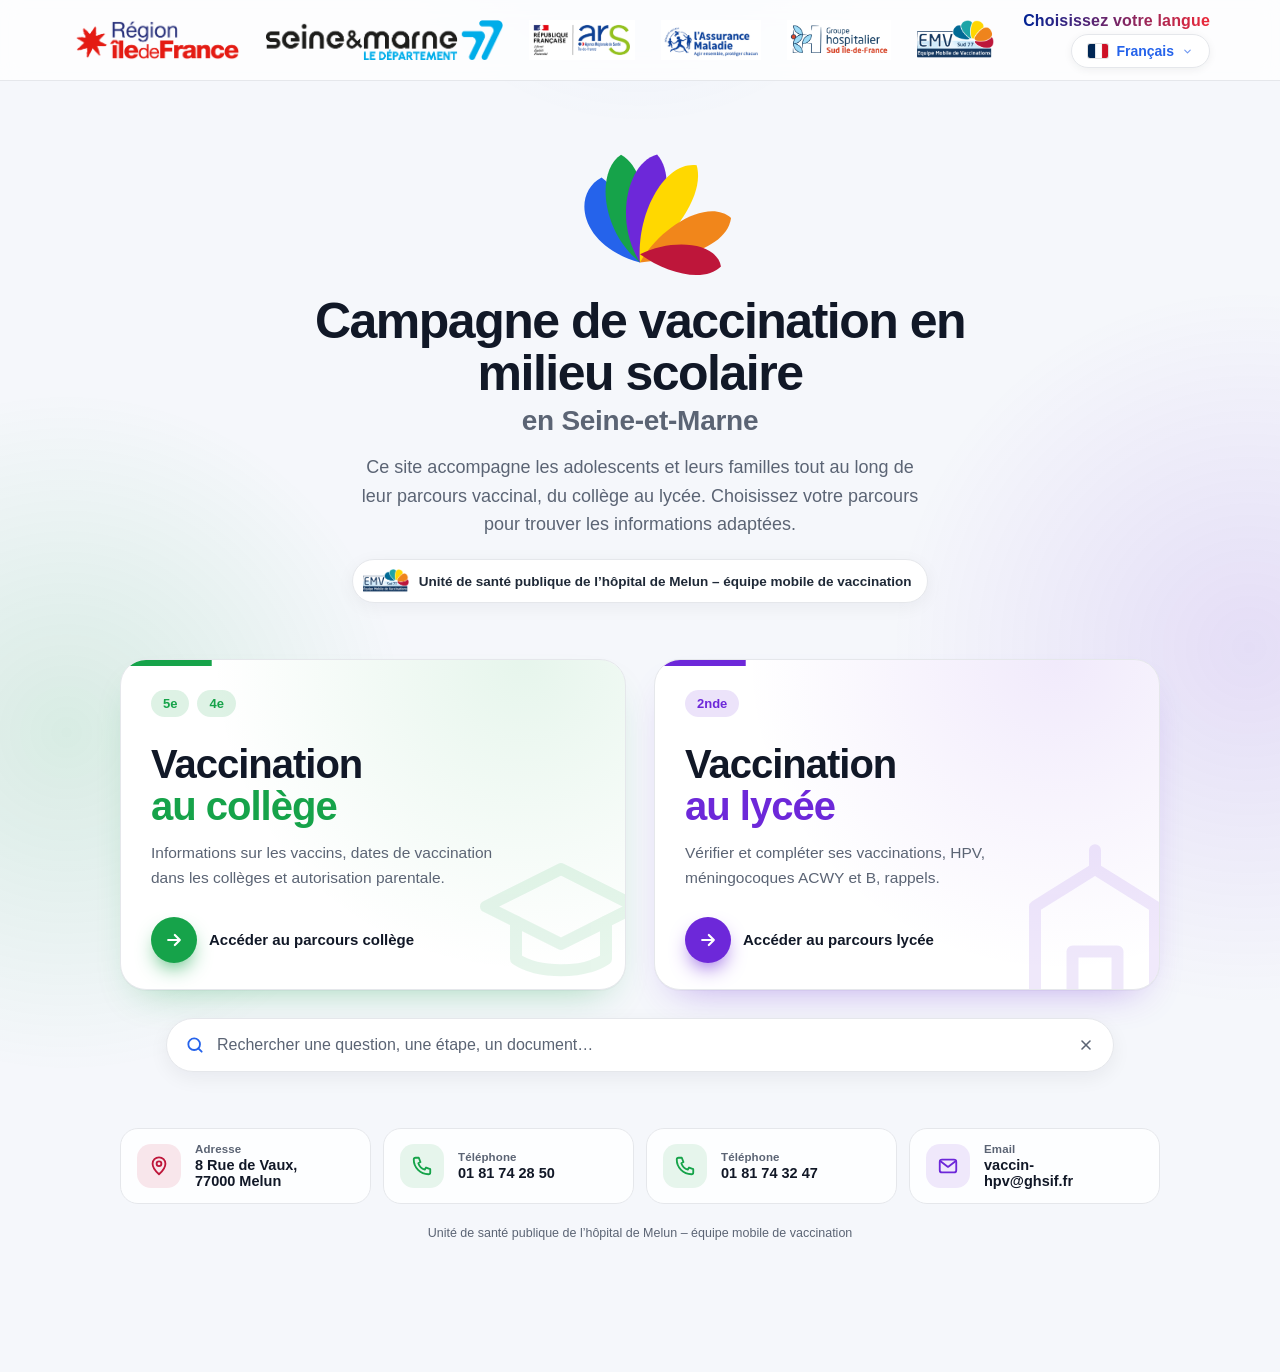
<file: index.html>
<!DOCTYPE html>
<html lang="fr">
<head>
  <meta charset="utf-8"/>
  <meta name="viewport" content="width=device-width, initial-scale=1"/>
  <title>Campagne de vaccination en milieu scolaire en Seine-et-Marne</title>
  <link rel="canonical" href="https://vaccination-sud77.fr/">
  <meta property="og:type" content="website">
  <meta property="og:site_name" content="Campagne de vaccination en milieu scolaire en Seine-et-Marne">
  <meta property="og:locale" content="fr_FR">
  <meta property="og:title" content="Campagne de vaccination en milieu scolaire en Seine-et-Marne">
  <meta property="og:description" content="Vaccination des adolescents en Île-de-France. Parcours collège et parcours lycée, proposés par l’Unité de santé publique de l’hôpital de Melun et son équipe mobile de vaccination.">
  <meta property="og:url" content="https://vaccination-sud77.fr/">
  <meta property="og:image" content="https://vaccination-sud77.fr/img/partage.png">
  <meta property="og:image:width" content="1200">
  <meta property="og:image:height" content="630">
  <meta property="og:image:alt" content="Logo de l’Équipe Mobile de Vaccination Sud 77">
  <meta name="twitter:card" content="summary_large_image">
  <meta name="description" content="Vaccination des adolescents en Île-de-France. Parcours collège et parcours lycée, proposés par l’Unité de santé publique de l’hôpital de Melun et son équipe mobile de vaccination."/>
  <meta name="robots" content="index, follow"/>
  <script>
    /* Ancien lien vers la section contact du collège (formulaire d'autorisation) */
    if (location.hash === '#contactCard') { location.replace('college/index.html' + location.search + '#contactCard'); }
  </script>
  <script src="js/parcours.js?v=20261012-1" data-page="hub"></script>
  <script src="js/entete.js" defer></script>
  <script src="js/langue.js?v=20261004-2"></script>
  <link rel="stylesheet" href="css/recherche.css?v=20261012-3">
  <script src="js/recherche.js?v=20261012-3" data-accent="hub" defer></script>
  <style>
    :root{
      --bg:#f5f7fb; --card:#ffffff; --ink:#111827; --muted:#5b6474; --line:#e5e7eb;
      --blue:#2563eb; --college:#16a34a; --lycee:#6d28d9;
      --font:"Helvetica Neue", -apple-system, "Segoe UI", Roboto, Arial, sans-serif;
    }
    *{box-sizing:border-box}
    html,body{margin:0}
    body{font-family:var(--font);color:var(--ink);background:var(--bg);min-height:100vh;overflow-x:hidden;-webkit-font-smoothing:antialiased}
    a{color:inherit}

    /* Fond : halos lents aux couleurs des deux parcours */
    .halo{position:fixed;inset:-20vmax;z-index:-1;pointer-events:none;
      background:
        radial-gradient(38vmax 38vmax at 18% 70%, rgba(22,163,74,.13), transparent 70%),
        radial-gradient(40vmax 40vmax at 84% 64%, rgba(109,40,217,.12), transparent 70%),
        radial-gradient(30vmax 30vmax at 50% 8%, rgba(37,99,235,.08), transparent 70%);
      animation:drift 26s ease-in-out infinite alternate}
    @keyframes drift{to{transform:translate3d(2vmax,-1.5vmax,0) rotate(4deg)}}

    /* En-tête logos */
    .top{position:relative;z-index:30;background:rgba(255,255,255,.75);backdrop-filter:blur(10px);-webkit-backdrop-filter:blur(10px);border-bottom:1px solid var(--line)}
    .topIn{max-width:1180px;margin:0 auto;padding:12px 20px;display:flex;align-items:center;gap:24px}
    .topIn .headerLogos{flex:1 1 auto}
    /* Menu de langue : copie conforme de celui du collège et du lycée */
    .hubLangWrap{--card:#ffffff;--border:#e5e7eb;--primary:#2563eb;--text:#111827;--primary-soft:#e0e7ff;flex:0 0 auto}
    .headerLangPicker{display:flex;flex-direction:column;align-items:flex-end;gap:4px}
    .headerLangHint{font-size:16px;font-weight:800;letter-spacing:.01em;transition:opacity .3s ease;background-repeat:no-repeat;-webkit-background-clip:text;background-clip:text;-webkit-text-fill-color:transparent;color:transparent}
    .langDropdown{position:relative}
    .langDropdownBtn{display:flex;align-items:center;gap:8px;padding:8px 16px;border-radius:999px;border:1px solid var(--border);background:var(--card);color:var(--primary);font-weight:700;font-size:14px;cursor:pointer;box-shadow:0 2px 8px rgba(0,0,0,.06);font-family:var(--font)}
    .langDropdownFlag{width:20px;height:14px;object-fit:cover;border-radius:2px;box-shadow:0 0 0 1px rgba(0,0,0,.12);flex-shrink:0;display:block}
    .langDropdownChevron{width:11px;height:11px;opacity:.65;flex-shrink:0}
    .langDropdownPanel{position:absolute;top:calc(100% + 8px);right:0;background:var(--card);border:1px solid var(--border);border-radius:14px;box-shadow:0 20px 50px rgba(0,0,0,.2);padding:10px;display:grid;grid-template-columns:repeat(2,minmax(150px,1fr));gap:4px;max-height:70vh;overflow-y:auto;width:max-content;max-width:92vw;z-index:200}
    .langDropdownPanel[hidden]{display:none}
    .langDropdownOption{display:flex;align-items:center;gap:8px;padding:8px 10px;border-radius:10px;border:1px solid transparent;background:none;color:var(--text);cursor:pointer;font-size:13px;font-weight:600;text-align:left;white-space:nowrap;width:100%;font-family:var(--font)}
    .langDropdownOption:hover{background:var(--primary-soft)}
    .langDropdownOption.active{border-color:var(--primary);background:var(--primary-soft)}
    .langDropdownCheck{width:14px;flex-shrink:0;color:var(--primary);font-weight:900;font-size:13px}
    .langDropdownOptionFlag{width:18px;height:12px;object-fit:cover;border-radius:2px;box-shadow:0 0 0 1px rgba(0,0,0,.12);flex-shrink:0;display:block}
    [dir="rtl"] .path{text-align:right}
    [dir="rtl"] .go svg{transform:scaleX(-1)}
    [dir="rtl"] .ci{text-align:right}
    body.langFade main{opacity:.25;transition:opacity .2s ease}
    main{transition:opacity .25s ease}
    .topIn .headerLogos a{transition:opacity .2s ease}
    .topIn .headerLogos a:hover{opacity:.75}
    @media (max-width:768px){.topIn{padding:12px 14px;flex-direction:column;gap:10px}.topIn .headerLogos{width:100%}.headerLangPicker{align-items:center}.langDropdownPanel{right:auto;left:50%;transform:translateX(-50%)}}

    main{max-width:1080px;margin:0 auto;padding:clamp(28px,6vw,60px) 20px 120px}

    /* Hero */
    .hero{text-align:center;display:flex;flex-direction:column;align-items:center}
    .fan{width:clamp(120px,22vw,170px);height:auto;overflow:visible;margin-bottom:4px}
    .fan path{transform-origin:0 0;opacity:0;transform:rotate(var(--r,0deg));
      animation:petal .9s cubic-bezier(.2,.9,.25,1.2) forwards;animation-delay:calc(var(--i) * 110ms + 150ms);
      transition:filter .4s ease}
    @keyframes petal{from{opacity:0;transform:rotate(calc(var(--r,0deg) - 70deg)) scale(.25)}to{opacity:1;transform:rotate(var(--r,0deg))}}
    .fan path.grow{animation:none;opacity:1;transform:rotate(var(--r,0deg));transition:transform .55s cubic-bezier(.2,.9,.25,1.25),filter .4s ease}
    body.hoverCollege .fan .pc, body.hoverLycee .fan .pl{transform:rotate(var(--r,0deg)) scale(1.14)}
    body.hoverCollege .fan path:not(.pc), body.hoverLycee .fan path:not(.pl){filter:saturate(.35) opacity(.5)}

    h1{margin:8px 0 0;font-size:clamp(28px,4.8vw,50px);max-width:26ch;margin-left:auto;margin-right:auto;line-height:1.04;letter-spacing:-.03em;font-weight:800}
    h1 .w{display:inline-block;opacity:0;transform:translateY(40%);animation:rise .8s cubic-bezier(.2,.8,.2,1) forwards;animation-delay:calc(var(--k) * 90ms + 650ms)}
    h1 .place{display:block;color:var(--muted);font-weight:700;font-size:.56em;letter-spacing:-.01em;margin-top:.25em}
    @keyframes rise{to{opacity:1;transform:none}}
    @keyframes fade{to{opacity:1}}
    .lead{max-width:56ch;margin:18px auto 0;font-size:clamp(16px,2vw,18px);line-height:1.6;color:var(--muted);opacity:0;animation:fade .8s ease forwards 1.1s}
    .unit{display:inline-flex;align-items:center;gap:10px;margin-top:20px;padding:9px 16px 9px 10px;border-radius:999px;background:#fff;border:1px solid var(--line);
      font-size:13.5px;font-weight:700;color:#1f2937;opacity:0;animation:fade .8s ease forwards 1.25s;box-shadow:0 4px 18px rgba(17,24,39,.05);text-align:left}
    .unit img{height:24px;width:auto}

    /* Cartes de parcours */
    .paths{display:grid;grid-template-columns:1fr 1fr;gap:clamp(16px,3vw,28px);margin-top:clamp(36px,6vw,56px);perspective:1200px}
    .path{--c:#16a34a;--cs:rgba(22,163,74,.14);--cl:rgba(22,163,74,.45);
      position:relative;display:flex;flex-direction:column;min-height:330px;padding:30px 30px 26px;border-radius:26px;
      text-decoration:none;color:var(--ink);background:var(--card);border:1px solid var(--line);overflow:hidden;isolation:isolate;
      box-shadow:0 1px 0 rgba(17,24,39,.03),0 18px 40px -22px var(--cl);
      transform:perspective(1200px) rotateX(var(--rx,0deg)) rotateY(var(--ry,0deg)) translateY(var(--ty,0px));
      transition:transform .25s ease,box-shadow .45s ease,border-color .45s ease;
      opacity:0;animation:cardIn 1s cubic-bezier(.2,.85,.25,1) forwards;animation-delay:var(--d)}
    .path.lycee{--c:#6d28d9;--cs:rgba(109,40,217,.13);--cl:rgba(109,40,217,.45)}
    @keyframes cardIn{from{opacity:0;transform:translateY(46px) scale(.96)}to{opacity:1;transform:none}}
    .path.ready{animation:none;opacity:1}
    .path::before{content:"";position:absolute;inset:0;z-index:-1;opacity:.75;transition:opacity .4s ease;
      background:radial-gradient(520px circle at var(--mx,80%) var(--my,0%), var(--cs), transparent 60%)}
    .path::after{content:"";position:absolute;left:0;right:0;top:0;height:6px;background:var(--c);transform-origin:left;transform:scaleX(.18);transition:transform .7s cubic-bezier(.2,.9,.25,1)}
    .path:hover,.path:focus-visible{--ty:-6px;border-color:var(--cl);box-shadow:0 1px 0 rgba(17,24,39,.03),0 34px 60px -24px var(--cl)}
    .path:hover::after,.path:focus-visible::after{transform:scaleX(1)}
    .path:hover::before{opacity:1}
    .path:focus-visible{outline:3px solid var(--c);outline-offset:4px}

    .levels{display:flex;flex-wrap:wrap;gap:8px;margin-bottom:26px}
    .levels span{padding:6px 12px;border-radius:999px;font-size:13px;font-weight:800;color:var(--c);background:var(--cs);
      transition:transform .4s cubic-bezier(.2,.9,.25,1.3)}
    .path:hover .levels span{transform:translateY(-3px)}
    .path:hover .levels span:nth-child(2){transition-delay:.05s}
    .path:hover .levels span:nth-child(3){transition-delay:.1s}

    .path h2{margin:0;font-size:clamp(28px,3.6vw,40px);line-height:1.05;letter-spacing:-.025em;font-weight:800}
    .path h2 b{display:block;color:var(--c)}
    .path p{margin:14px 0 0;color:var(--muted);font-size:15.5px;line-height:1.6;max-width:40ch}
    .go{margin-top:auto;padding-top:26px;display:flex;align-items:center;gap:12px;font-weight:800;font-size:15px}
    .go i{position:relative;display:grid;place-items:center;width:46px;height:46px;border-radius:50%;background:var(--c);color:#fff;
      box-shadow:0 10px 22px -8px var(--c);transition:transform .5s cubic-bezier(.2,.9,.25,1.3)}
    .go i::before{content:"";position:absolute;inset:-6px;border-radius:50%;border:2px solid var(--c);opacity:0}
    .path:hover .go i{transform:translateX(6px)}
    .path:hover .go i::before{animation:ring 1.4s ease-out infinite}
    @keyframes ring{0%{opacity:.6;transform:scale(.8)}100%{opacity:0;transform:scale(1.5)}}
    .go svg{width:20px;height:20px}
    .goShort{display:none}
    .mark{position:absolute;right:-26px;bottom:-30px;width:180px;height:180px;z-index:-1;opacity:.1;color:var(--c);
      transition:transform .9s cubic-bezier(.2,.9,.25,1),opacity .5s ease}
    .path:hover .mark{transform:rotate(-14deg) scale(1.12);opacity:.18}

    /* Contact */
    .foot{margin-top:56px;display:grid;grid-template-columns:repeat(auto-fit,minmax(200px,1fr));gap:12px;opacity:0;animation:fade .8s ease forwards 1.9s}
    .ci{--ic:#2563eb;--ib:rgba(37,99,235,.1);display:flex;align-items:center;gap:14px;padding:14px 16px;border-radius:18px;background:rgba(255,255,255,.82);
      border:1px solid var(--line);text-decoration:none;font-size:14.5px;font-weight:700;position:relative;overflow:hidden;
      transition:transform .35s cubic-bezier(.2,.9,.25,1.2),border-color .3s ease,box-shadow .35s ease}
    .ci.c1{--ic:#be163a;--ib:rgba(190,22,58,.1)} .ci.c2,.ci.c3{--ic:#16a34a;--ib:rgba(22,163,74,.1)} .ci.c4{--ic:#6d28d9;--ib:rgba(109,40,217,.1)}
    .ci:hover,.ci:focus-visible{transform:translateY(-4px);border-color:var(--ic);box-shadow:0 18px 34px -18px var(--ic)}
    .ci:focus-visible{outline:3px solid var(--ic);outline-offset:3px}
    .ciIcon{flex:0 0 44px;width:44px;height:44px;border-radius:14px;display:grid;place-items:center;color:var(--ic);background:var(--ib);
      transition:transform .45s cubic-bezier(.2,.9,.25,1.4),background .3s ease,color .3s ease}
    .ciIcon svg{width:22px;height:22px}
    .ci:hover .ciIcon{transform:rotate(-8deg) scale(1.08);background:var(--ic);color:#fff}
    .ciText{display:flex;flex-direction:column;gap:2px;min-width:0}
    .ciText small{font-size:11.5px;color:var(--muted);font-weight:700;letter-spacing:.01em}
    .ciText span{overflow-wrap:anywhere}
    .ciArrow{width:18px;height:18px;margin-left:auto;flex:0 0 auto;color:var(--ic);opacity:0;transform:translate(-4px,4px);transition:opacity .25s ease,transform .3s ease}
    .ci:hover .ciArrow{opacity:1;transform:none}
    .credit{margin-top:22px;text-align:center;color:var(--muted);font-size:12.5px}

    @media (max-width:760px){
      .paths{grid-template-columns:1fr 1fr;gap:10px}
      .path{min-height:0;padding:16px 13px 14px;border-radius:20px}
      .path::after{height:5px}
      .levels{gap:4px;margin-bottom:14px}
      .levels span{padding:4px 7px;font-size:10.5px}
      .path h2{font-size:clamp(19px,5.6vw,24px)}
      .path p{font-size:12.5px;line-height:1.45;margin-top:8px}
      .go{padding-top:14px;gap:8px;font-size:12.5px}
      .go i{width:34px;height:34px;flex:0 0 34px}
      .go svg{width:16px;height:16px}
      .goTxt{display:none}
      .goShort{display:inline}
      .mark{width:90px;height:90px;right:-18px;bottom:-20px}
      .unit{font-size:12.5px;border-radius:18px}
    }
    @media (prefers-reduced-motion: reduce){
      *,*::before,*::after{animation-duration:.001ms !important;animation-delay:0s !important;transition-duration:.001ms !important}
      .fan path,h1 .w,.lead,.unit,.path,.foot{opacity:1 !important}
      .halo{animation:none}
    }
  </style>
<link rel="icon" href="favicon.ico?v=20261015-1" sizes="any">
<link rel="icon" type="image/png" sizes="32x32" href="img/favicon-32.png?v=20261015-1">
<link rel="icon" type="image/png" sizes="192x192" href="img/favicon-192.png?v=20261015-1">
<link rel="apple-touch-icon" href="img/apple-touch-icon.png?v=20261015-1">
  <script type="application/ld+json">
{
    "@context": "https://schema.org",
    "@graph": [
      {
        "@type": "WebSite",
        "@id": "https://vaccination-sud77.fr/#site",
        "url": "https://vaccination-sud77.fr/",
        "name": "Campagne de vaccination en milieu scolaire en Seine-et-Marne",
        "inLanguage": "fr",
        "publisher": {
          "@id": "https://vaccination-sud77.fr/#emv"
        }
      },
      {
        "@type": "MedicalOrganization",
        "@id": "https://vaccination-sud77.fr/#emv",
        "name": "Équipe Mobile de Vaccination Sud 77",
        "alternateName": "Unité de santé publique de l’hôpital de Melun – équipe mobile de vaccination",
        "url": "https://vaccination-sud77.fr/",
        "logo": "https://vaccination-sud77.fr/img/EMV.png",
        "image": "https://vaccination-sud77.fr/img/partage.png",
        "email": "vaccin-hpv@ghsif.fr",
        "telephone": [
          "+33181742850",
          "+33181743247"
        ],
        "address": {
          "@type": "PostalAddress",
          "streetAddress": "8 Rue de Vaux",
          "postalCode": "77000",
          "addressLocality": "Melun",
          "addressRegion": "Île-de-France",
          "addressCountry": "FR"
        },
        "parentOrganization": {
          "@type": "Organization",
          "name": "Groupe Hospitalier Sud Île-de-France",
          "url": "https://www.ghsif.fr/"
        },
        "areaServed": {
          "@type": "AdministrativeArea",
          "name": "Seine-et-Marne"
        }
      }
    ]
  }
  </script>
</head>
<body>
  <div class="halo" aria-hidden="true"></div>

  <header class="top">
    <div class="topIn">
      <div class="headerLogos">
        <a href="https://www.iledefrance.fr/" target="_blank" rel="noopener" aria-label="Région Île-de-France"><img src="img/region.png" alt="Région Île-de-France"></a>
        <a href="https://www.seine-et-marne.fr/" target="_blank" rel="noopener" aria-label="Département de Seine-et-Marne"><img src="img/departement.png" alt="Département de Seine-et-Marne"></a>
        <a href="https://www.iledefrance.ars.sante.fr/" target="_blank" rel="noopener" aria-label="Agence Régionale de Santé Île-de-France"><img src="img/ARS.png" alt="Agence Régionale de Santé Île-de-France"></a>
        <a href="https://www.ameli.fr/assure/sante/themes/vaccination/vaccins-recommandes" target="_blank" rel="noopener" aria-label="Assurance Maladie"><img src="img/AM.png" alt="Assurance Maladie"></a>
        <a href="https://www.ghsif.fr/" target="_blank" rel="noopener" aria-label="Groupe Hospitalier de Melun"><img src="img/CHMELUN.png" alt="Groupe Hospitalier de Melun"></a>
        <a href="#contact" aria-label="Équipe Mobile de Vaccination"><img src="img/EMV.png" alt="Équipe Mobile de Vaccination"></a>
      </div>
      <div class="hubLangWrap">
        <div class="headerLangPicker">
          <span class="headerLangHint" id="headerLangHint">Choisissez votre langue</span>
          <div class="langDropdown">
            <button type="button" class="langDropdownBtn" id="langSwitcherBtn" aria-haspopup="listbox" aria-expanded="false">
              <img class="langDropdownFlag" id="langSwitcherFlag" src="Flags/fr.png" alt="">
              <span id="langSwitcherText">Français</span>
              <svg class="langDropdownChevron" viewBox="0 0 24 24" fill="none" stroke="currentColor" stroke-width="2.5" stroke-linecap="round" stroke-linejoin="round" aria-hidden="true"><path d="M6 9l6 6 6-6"/></svg>
            </button>
            <div class="langDropdownPanel" id="langPanel" role="listbox" hidden></div>
          </div>
        </div>
      </div>
    </div>
  </header>

  <main>
    <section class="hero">
      <!-- L'éventail du site, dont le pétale vert (collège) et le pétale violet (lycée) répondent aux cartes -->
      <svg class="fan" viewBox="0 0 420 350" aria-hidden="true">
        <g transform="translate(210 300)">
          <path style="--i:0" d="M0 0 C-150 -40 -170 -170 -95 -210 C-40 -170 -20 -80 0 0Z" fill="#2563eb"/>
          <path style="--i:1;--r:-10deg" class="pc" d="M0 0 C-80 -90 -70 -240 0 -270 C60 -220 40 -90 0 0Z" fill="#16a34a"/>
          <path style="--i:2;--r:9deg" class="pl" d="M0 0 C-80 -90 -70 -240 0 -270 C60 -220 40 -90 0 0Z" fill="#6d28d9"/>
          <path style="--i:3" d="M0 0 C-10 -120 60 -250 140 -240 C160 -170 90 -70 0 0Z" fill="#ffd800"/>
          <path style="--i:4" d="M0 0 C50 -90 170 -160 225 -110 C215 -40 110 -10 0 0Z" fill="#f1861b"/>
          <path style="--i:5" d="M0 -20 C80 -60 190 -50 200 10 C160 50 70 30 0 -20Z" fill="#be163a"/>
        </g>
      </svg>

      <h1>
        <span id="hubTitle"><span class="w" style="--k:0">Campagne</span> <span class="w" style="--k:1">de</span> <span class="w" style="--k:2">vaccination</span></span>
        <span class="place"><span class="w" style="--k:3" data-i18n="place">en Seine-et-Marne</span></span>
      </h1>
      <p class="lead" data-i18n="lead">Ce site accompagne les adolescents et leurs familles tout au long de leur parcours vaccinal, du collège au lycée. Choisissez votre parcours pour trouver les informations adaptées.</p>
      <div class="unit"><img src="img/EMV.png" alt=""><span data-i18n="unit">Unité de santé publique de l’hôpital de Melun – équipe mobile de vaccination</span></div>
    </section>

    <section class="paths" aria-label="Choisir un parcours" data-i18n-aria="paths_aria">
      <a class="path college" href="college/index.html" data-pt="college" style="--d:1.35s" data-hover="hoverCollege">
        <div class="levels"><span>5e</span><span>4e</span></div>
        <h2 data-i18n-html="h2_col">Vaccination <b>au collège</b></h2>
        <p data-i18n="desc_col">Informations sur les vaccins, dates de vaccination dans les collèges et autorisation parentale.</p>
        <div class="go"><i><svg viewBox="0 0 24 24" fill="none" stroke="currentColor" stroke-width="2.6" stroke-linecap="round" stroke-linejoin="round" aria-hidden="true"><path d="M5 12h14M13 6l6 6-6 6"/></svg></i><span class="goTxt" data-i18n="go_col">Accéder au parcours collège</span><span class="goShort" data-i18n="go_short">Entrer</span></div>
        <svg class="mark" viewBox="0 0 24 24" fill="none" stroke="currentColor" stroke-width="1.6" stroke-linecap="round" stroke-linejoin="round" aria-hidden="true"><path d="M2 9l10-5 10 5-10 5z"/><path d="M6 11v5c3 2 9 2 12 0v-5"/></svg>
      </a>

      <a class="path lycee" href="lycee/index.html" data-pt="lycee" style="--d:1.5s" data-hover="hoverLycee">
        <div class="levels"><span>2nde</span></div>
        <h2 data-i18n-html="h2_lyc">Vaccination <b>au lycée</b></h2>
        <p data-i18n="desc_lyc">Vérifier et compléter ses vaccinations, HPV, méningocoques ACWY et B, rappels.</p>
        <div class="go"><i><svg viewBox="0 0 24 24" fill="none" stroke="currentColor" stroke-width="2.6" stroke-linecap="round" stroke-linejoin="round" aria-hidden="true"><path d="M5 12h14M13 6l6 6-6 6"/></svg></i><span class="goTxt" data-i18n="go_lyc">Accéder au parcours lycée</span><span class="goShort" data-i18n="go_short">Entrer</span></div>
        <svg class="mark" viewBox="0 0 24 24" fill="none" stroke="currentColor" stroke-width="1.6" stroke-linecap="round" stroke-linejoin="round" aria-hidden="true"><path d="M4 21V9l8-5 8 5v12"/><path d="M9 21v-6h6v6"/><path d="M12 4V1.5"/></svg>
      </a>
    </section>

    <section class="foot" id="contact" aria-label="Contact">
      <a class="ci c1" href="https://maps.app.goo.gl/zGLgVufgVPTTqRAg8" target="_blank" rel="noopener">
        <span class="ciIcon"><svg viewBox="0 0 24 24" fill="none" stroke="currentColor" stroke-width="2" stroke-linecap="round" stroke-linejoin="round" aria-hidden="true"><path d="M12 21s-7-6.2-7-11.5A7 7 0 0 1 19 9.5C19 14.8 12 21 12 21z"/><circle cx="12" cy="9.5" r="2.6"/></svg></span>
        <span class="ciText"><small data-i18n="addr">Adresse</small><span>8 Rue de Vaux, 77000 Melun</span></span>
        <svg class="ciArrow" viewBox="0 0 24 24" fill="none" stroke="currentColor" stroke-width="2.4" stroke-linecap="round" stroke-linejoin="round" aria-hidden="true"><path d="M7 17L17 7M9 7h8v8"/></svg>
      </a>
      <a class="ci c2" href="tel:0181742850">
        <span class="ciIcon"><svg viewBox="0 0 24 24" fill="none" stroke="currentColor" stroke-width="2" stroke-linecap="round" stroke-linejoin="round" aria-hidden="true"><path d="M5 3h3.5l1.8 4.6-2.3 1.4a11 11 0 0 0 7 7l1.4-2.3L21 15.5V19a2 2 0 0 1-2 2A16 16 0 0 1 3 5a2 2 0 0 1 2-2z"/></svg></span>
        <span class="ciText"><small data-i18n="phone">Téléphone</small><span>01 81 74 28 50</span></span>
        <svg class="ciArrow" viewBox="0 0 24 24" fill="none" stroke="currentColor" stroke-width="2.4" stroke-linecap="round" stroke-linejoin="round" aria-hidden="true"><path d="M7 17L17 7M9 7h8v8"/></svg>
      </a>
      <a class="ci c3" href="tel:0181743247">
        <span class="ciIcon"><svg viewBox="0 0 24 24" fill="none" stroke="currentColor" stroke-width="2" stroke-linecap="round" stroke-linejoin="round" aria-hidden="true"><path d="M5 3h3.5l1.8 4.6-2.3 1.4a11 11 0 0 0 7 7l1.4-2.3L21 15.5V19a2 2 0 0 1-2 2A16 16 0 0 1 3 5a2 2 0 0 1 2-2z"/></svg></span>
        <span class="ciText"><small data-i18n="phone">Téléphone</small><span>01 81 74 32 47</span></span>
        <svg class="ciArrow" viewBox="0 0 24 24" fill="none" stroke="currentColor" stroke-width="2.4" stroke-linecap="round" stroke-linejoin="round" aria-hidden="true"><path d="M7 17L17 7M9 7h8v8"/></svg>
      </a>
      <a class="ci c4" href="mailto:vaccin-hpv@ghsif.fr">
        <span class="ciIcon"><svg viewBox="0 0 24 24" fill="none" stroke="currentColor" stroke-width="2" stroke-linecap="round" stroke-linejoin="round" aria-hidden="true"><rect x="3" y="5" width="18" height="14" rx="2.5"/><path d="M3.5 6.5l8.5 6.5 8.5-6.5"/></svg></span>
        <span class="ciText"><small data-i18n="email">Email</small><span>vaccin-hpv@ghsif.fr</span></span>
        <svg class="ciArrow" viewBox="0 0 24 24" fill="none" stroke="currentColor" stroke-width="2.4" stroke-linecap="round" stroke-linejoin="round" aria-hidden="true"><path d="M7 17L17 7M9 7h8v8"/></svg>
      </a>
    </section>
    <p class="credit" data-i18n="unit">Unité de santé publique de l’hôpital de Melun – équipe mobile de vaccination</p>
  </main>

  <script>
    (function(){
      var reduce = window.matchMedia('(prefers-reduced-motion: reduce)').matches;
      /* Une fois l'éventail ouvert, les pétales deviennent réactifs au survol des cartes */
      document.querySelectorAll('.fan path').forEach(function(p){
        p.addEventListener('animationend', function(){ p.classList.add('grow'); });
        if(reduce) p.classList.add('grow');
      });
      /* Cartes : inclinaison suivant le pointeur, lumière qui suit la souris, lien avec l'éventail */
      document.querySelectorAll('.path').forEach(function(card){
        var cls = card.getAttribute('data-hover');
        card.addEventListener('animationend', function(e){ if(e.target === card) card.classList.add('ready'); });
        if(reduce) card.classList.add('ready');
        card.addEventListener('pointerenter', function(){ document.body.classList.add(cls); });
        card.addEventListener('pointerleave', function(){
          document.body.classList.remove(cls);
          card.style.setProperty('--rx','0deg'); card.style.setProperty('--ry','0deg');
        });
        card.addEventListener('focus', function(){ document.body.classList.add(cls); });
        card.addEventListener('blur', function(){ document.body.classList.remove(cls); });
        card.addEventListener('pointermove', function(e){
          var r = card.getBoundingClientRect();
          var px = (e.clientX - r.left) / r.width, py = (e.clientY - r.top) / r.height;
          card.style.setProperty('--mx', (px*100)+'%'); card.style.setProperty('--my', (py*100)+'%');
          if(reduce || e.pointerType !== 'mouse' || !card.classList.contains('ready')) return;
          card.style.setProperty('--ry', ((px-.5)*7)+'deg'); card.style.setProperty('--rx', ((.5-py)*6)+'deg');
        });
      });
    })();
  </script>
  <script>
    /* Langue de l'accueil : mêmes 17 langues que le collège et le lycée */
    var HUB_I18N = {"title": {"fr": "Campagne de vaccination en milieu scolaire", "en": "School vaccination campaign", "ar": "حملة التلقيح في الوسط المدرسي", "tr": "Okullarda aşı kampanyası", "ps": "په ښوونځیو کې د واکسین کمپاین", "ku": "هەڵمەتی ڤاکسین لە ژینگەی قوتابخانە", "ro": "Campanie de vaccinare în mediul școlar", "ka": "ვაქცინაციის კამპანია სკოლებში", "sq": "Fushata e vaksinimit në shkolla", "am": "በትምህርት ቤቶች የክትባት ዘመቻ", "zh": "校园疫苗接种活动", "prs": "کمپاین واکسیناسیون در محیط مکتب", "es": "Campaña de vacunación en el ámbito escolar", "pt": "Campanha de vacinação em meio escolar", "ru": "Кампания вакцинации в школах", "uk": "Кампанія вакцинації в школах", "mo": "Campanie de vaccinare în mediul școlar"}, "lead": {"fr": "Ce site accompagne les adolescents et leurs familles tout au long de leur parcours vaccinal, du collège au lycée. Choisissez votre parcours pour trouver les informations adaptées.", "en": "This site supports adolescents and their families throughout their vaccination journey, from middle school to high school. Choose your path to find the right information.", "ar": "يرافق هذا الموقع المراهقين وعائلاتهم طوال مسارهم التلقيحي، من الإعدادية إلى الثانوية. اختر مسارك للعثور على المعلومات المناسبة.", "tr": "Bu site, ergenlere ve ailelerine ortaokuldan liseye kadar aşı süreçleri boyunca eşlik eder. Size uygun bilgileri bulmak için yolunuzu seçin.", "ps": "دا وېبپاڼه تنکي ځوانان او د هغوی کورنۍ د واکسین په ټوله لاره کې، له منځني ښوونځي تر لیسې پورې، ملاتړ کوي. د مناسبو معلوماتو د موندلو لپاره خپله لاره وټاکئ.", "ku": "ئەم ماڵپەڕە هاوڕێی هەرزەکاران و خێزانەکانیانە لە سەرانسەری ڕێڕەوی ڤاکسینیاندا، لە قوتابخانەی ناوەندییەوە تا ئامادەیی. ڕێڕەوەکەت هەڵبژێرە بۆ دۆزینەوەی زانیاریی گونجاو.", "ro": "Acest site îi însoțește pe adolescenți și pe familiile lor pe tot parcursul vaccinării, de la colegiu la liceu. Alegeți-vă parcursul pentru a găsi informațiile potrivite.", "ka": "ეს საიტი მოზარდებსა და მათ ოჯახებს ეხმარება ვაქცინაციის მთელ გზაზე, კოლეჯიდან ლიცეუმამდე. აირჩიეთ თქვენი მიმართულება შესაბამისი ინფორმაციის მოსაძებნად.", "sq": "Ky sajt i shoqëron adoleshentët dhe familjet e tyre gjatë gjithë rrugëtimit të vaksinimit, nga kolegji te shkolla e mesme. Zgjidhni rrugën tuaj për të gjetur informacionin e duhur.", "am": "ይህ ድረ-ገጽ ታዳጊዎችን እና ቤተሰቦቻቸውን ከኮሌጅ እስከ ሁለተኛ ደረጃ ትምህርት ቤት ድረስ በክትባት ጉዟቸው ሁሉ ይደግፋል። ተገቢውን መረጃ ለማግኘት መንገድዎን ይምረጡ።", "zh": "本网站在青少年从初中到高中的整个疫苗接种过程中为他们及其家庭提供帮助。请选择您的路径以查找相应信息。", "prs": "این وب‌سایت نوجوانان و خانواده‌های آن‌ها را در تمام مسیر واکسیناسیون، از مکتب متوسطه تا لیسه، همراهی می‌کند. مسیر خود را انتخاب کنید تا معلومات مناسب را بیابید.", "es": "Este sitio acompaña a los adolescentes y a sus familias a lo largo de su recorrido de vacunación, del colegio al instituto. Elija su recorrido para encontrar la información adecuada.", "pt": "Este site acompanha os adolescentes e as suas famílias ao longo do seu percurso de vacinação, do colégio ao liceu. Escolha o seu percurso para encontrar a informação adequada.", "ru": "Этот сайт сопровождает подростков и их семьи на всём пути вакцинации, от коллежа до лицея. Выберите свой раздел, чтобы найти нужную информацию.", "uk": "Цей сайт супроводжує підлітків та їхні родини на всьому шляху вакцинації, від колежу до ліцею. Оберіть свій розділ, щоб знайти потрібну інформацію.", "mo": "Acest site îi însoțește pe adolescenți și pe familiile lor pe tot parcursul vaccinării, de la colegiu la liceu. Alegeți-vă parcursul pentru a găsi informațiile potrivite."}, "h2_col": {"fr": "Vaccination <b>au collège</b>", "en": "<b>Middle school</b> vaccination", "ar": "التلقيح <b>في الإعدادية</b>", "tr": "<b>Ortaokulda</b> aşılama", "ps": "<b>په منځني ښوونځي کې</b> واکسین", "ku": "ڤاکسین <b>لە قوتابخانەی ناوەندی</b>", "ro": "Vaccinare <b>la colegiu</b>", "ka": "ვაქცინაცია <b>კოლეჯში</b>", "sq": "Vaksinimi <b>në kolegj</b>", "am": "<b>በኮሌጅ</b> ክትባት", "zh": "<b>初中</b>疫苗接种", "prs": "واکسیناسیون <b>در مکتب متوسطه</b>", "es": "Vacunación <b>en el colegio</b>", "pt": "Vacinação <b>no colégio</b>", "ru": "Вакцинация <b>в коллеже</b>", "uk": "Вакцинація <b>в колежі</b>", "mo": "Vaccinare <b>la colegiu</b>"}, "h2_lyc": {"fr": "Vaccination <b>au lycée</b>", "en": "<b>High school</b> vaccination", "ar": "التلقيح <b>في الثانوية</b>", "tr": "<b>Lisede</b> aşılama", "ps": "<b>په لیسه کې</b> واکسین", "ku": "ڤاکسین <b>لە ئامادەیی</b>", "ro": "Vaccinare <b>la liceu</b>", "ka": "ვაქცინაცია <b>ლიცეუმში</b>", "sq": "Vaksinimi <b>në shkollën e mesme</b>", "am": "<b>በሁለተኛ ደረጃ ትምህርት ቤት</b> ክትባት", "zh": "<b>高中</b>疫苗接种", "prs": "واکسیناسیون <b>در لیسه</b>", "es": "Vacunación <b>en el instituto</b>", "pt": "Vacinação <b>no liceu</b>", "ru": "Вакцинация <b>в лицее</b>", "uk": "Вакцинація <b>в ліцеї</b>", "mo": "Vaccinare <b>la liceu</b>"}, "desc_col": {"fr": "Informations sur les vaccins, dates de vaccination dans les collèges et autorisation parentale.", "en": "Vaccine information, vaccination dates in middle schools and parental consent.", "ar": "معلومات عن اللقاحات، ومواعيد التلقيح في الإعداديات، والموافقة الأبوية.", "tr": "Aşılar hakkında bilgiler, ortaokullardaki aşı tarihleri ve veli izni.", "ps": "د واکسینونو په اړه معلومات، په منځنیو ښوونځیو کې د واکسین نېټې او د والدینو اجازه.", "ku": "زانیاری دەربارەی ڤاکسینەکان، ڕێکەوتەکانی ڤاکسین لە قوتابخانە ناوەندییەکان و ڕەزامەندیی دایک و باوک.", "ro": "Informații despre vaccinuri, datele vaccinării în colegii și autorizația părinților.", "ka": "ინფორმაცია ვაქცინების შესახებ, ვაქცინაციის თარიღები კოლეჯებში და მშობლის ნებართვა.", "sq": "Informacion për vaksinat, datat e vaksinimit në kolegje dhe autorizimi i prindërve.", "am": "ስለ ክትባቶች መረጃ፣ በኮሌጆች ውስጥ የክትባት ቀኖች እና የወላጅ ፈቃድ።", "zh": "疫苗信息、各初中的接种日期以及家长同意书。", "prs": "معلومات درباره واکسین‌ها، تاریخ‌های واکسیناسیون در مکاتب متوسطه و اجازه والدین.", "es": "Información sobre las vacunas, fechas de vacunación en los colegios y autorización parental.", "pt": "Informações sobre as vacinas, datas de vacinação nos colégios e autorização parental.", "ru": "Информация о вакцинах, даты вакцинации в коллежах и согласие родителей.", "uk": "Інформація про вакцини, дати вакцинації в колежах та згода батьків.", "mo": "Informații despre vaccinuri, datele vaccinării în colegii și autorizația părinților."}, "desc_lyc": {"fr": "Vérifier et compléter ses vaccinations, HPV, méningocoques ACWY et B, rappels.", "en": "Check and complete your vaccinations, HPV, meningococcal ACWY and B, boosters.", "ar": "تحقق من تطعيماتك وأكملها، فيروس الورم الحليمي البشري، المكورات السحائية ACWY وB، الجرعات المعززة.", "tr": "Aşılarınızı kontrol edin ve tamamlayın, HPV, ACWY ve B meningokok, rapeller.", "ps": "خپل واکسینونه وګورئ او بشپړ یې کړئ، HPV، د مننژوکوک ACWY او B، تکراري ډوزونه.", "ku": "ڤاکسینەکانت بپشکنە و تەواویان بکە، HPV، مێنینگۆکۆکی ACWY و B، دووبارەکردنەوەکان.", "ro": "Verificați și completați-vă vaccinările, HPV, meningococ ACWY și B, rapeluri.", "ka": "შეამოწმეთ და შეავსეთ თქვენი ვაქცინაციები, HPV, მენინგოკოკი ACWY და B, განმეორებითი დოზები.", "sq": "Kontrolloni dhe plotësoni vaksinimet tuaja, HPV, meningokokët ACWY dhe B, përforcuesit.", "am": "ክትባቶችዎን ያረጋግጡ እና ያጠናቅቁ፣ HPV፣ ማኒንጎኮከስ ACWY እና B፣ ማጠናከሪያዎች።", "zh": "检查并补全您的疫苗接种：HPV、ACWY 和 B 型脑膜炎球菌、加强针。", "prs": "واکسین‌های خود را بررسی و تکمیل کنید، HPV، مننگوکوک ACWY و B، دوزهای تقویتی.", "es": "Verificar y completar sus vacunas, VPH, meningococos ACWY y B, refuerzos.", "pt": "Verificar e completar as suas vacinas, HPV, meningococos ACWY e B, reforços.", "ru": "Проверить и дополнить свои прививки, ВПЧ, менингококки ACWY и B, ревакцинации.", "uk": "Перевірити та доповнити свої щеплення, ВПЛ, менінгококи ACWY і B, ревакцинації.", "mo": "Verificați și completați-vă vaccinările, HPV, meningococ ACWY și B, rapeluri."}, "go_col": {"fr": "Accéder au parcours collège", "en": "Go to the middle school section", "ar": "الدخول إلى قسم الإعدادية", "tr": "Ortaokul bölümüne git", "ps": "د منځني ښوونځي برخې ته ورشئ", "ku": "چوونە بۆ بەشی قوتابخانەی ناوەندی", "ro": "Accesați parcursul colegiu", "ka": "კოლეჯის განყოფილებაზე გადასვლა", "sq": "Hyni në seksionin e kolegjit", "am": "ወደ ኮሌጅ ክፍል ይሂዱ", "zh": "进入初中栏目", "prs": "ورود به بخش مکتب متوسطه", "es": "Acceder al apartado colegio", "pt": "Aceder ao percurso colégio", "ru": "Перейти в раздел коллежа", "uk": "Перейти до розділу колежу", "mo": "Accesați parcursul colegiu"}, "go_lyc": {"fr": "Accéder au parcours lycée", "en": "Go to the high school section", "ar": "الدخول إلى قسم الثانوية", "tr": "Lise bölümüne git", "ps": "د لیسې برخې ته ورشئ", "ku": "چوونە بۆ بەشی ئامادەیی", "ro": "Accesați parcursul liceu", "ka": "ლიცეუმის განყოფილებაზე გადასვლა", "sq": "Hyni në seksionin e shkollës së mesme", "am": "ወደ ሁለተኛ ደረጃ ትምህርት ቤት ክፍል ይሂዱ", "zh": "进入高中栏目", "prs": "ورود به بخش لیسه", "es": "Acceder al apartado instituto", "pt": "Aceder ao percurso liceu", "ru": "Перейти в раздел лицея", "uk": "Перейти до розділу ліцею", "mo": "Accesați parcursul liceu"}, "go_short": {"fr": "Entrer", "en": "Enter", "ar": "دخول", "tr": "Gir", "ps": "ننوځئ", "ku": "چوونە ژوورەوە", "ro": "Intrați", "ka": "შესვლა", "sq": "Hyni", "am": "ግባ", "zh": "进入", "prs": "ورود", "es": "Entrar", "pt": "Entrar", "ru": "Войти", "uk": "Увійти", "mo": "Intrați"}, "paths_aria": {"fr": "Choisir un parcours", "en": "Choose a path", "ar": "اختر مسارًا", "tr": "Bir bölüm seçin", "ps": "یوه لاره وټاکئ", "ku": "ڕێڕەوێک هەڵبژێرە", "ro": "Alegeți un parcurs", "ka": "აირჩიეთ მიმართულება", "sq": "Zgjidhni një rrugë", "am": "መንገድ ይምረጡ", "zh": "选择栏目", "prs": "یک مسیر انتخاب کنید", "es": "Elegir un recorrido", "pt": "Escolher um percurso", "ru": "Выберите раздел", "uk": "Оберіть розділ", "mo": "Alegeți un parcurs"}, "lang_choose": {"fr": "Choisissez votre langue", "en": "Choose your language", "ar": "اختر لغتك", "tr": "Dilinizi seçin", "ps": "خپله ژبه وټاکئ", "ku": "زمانەکەت هەڵبژێرە", "ro": "Alegeți limba", "ka": "აირჩიეთ ენა", "sq": "Zgjidhni gjuhën", "am": "ቋንቋዎን ይምረጡ", "zh": "选择语言", "prs": "زبان خود را انتخاب کنید", "es": "Elija su idioma", "pt": "Escolha o seu idioma", "ru": "Выберите язык", "uk": "Оберіть мову", "mo": "Alegeți limba"}, "unit": {"fr": "Unité de santé publique de l’hôpital de Melun – équipe mobile de vaccination", "en": "Public Health Unit of Melun Hospital – mobile vaccination team", "ar": "وحدة الصحة العامة في مستشفى ميلون – فريق التلقيح المتنقل", "tr": "Melun Hastanesi Halk Sağlığı Birimi – mobil aşı ekibi", "ps": "د مېلون روغتون د عامې روغتیا واحد – د واکسین ګرځنده ټیم", "ku": "یەکەی تەندروستیی گشتیی نەخۆشخانەی مێلون – تیمی گەڕۆکی ڤاکسین", "ro": "Unitatea de sănătate publică a spitalului din Melun – echipa mobilă de vaccinare", "ka": "მელუნის საავადმყოფოს საზოგადოებრივი ჯანმრთელობის განყოფილება – ვაქცინაციის მობილური გუნდი", "sq": "Njësia e shëndetit publik e spitalit të Melun – ekipi i lëvizshëm i vaksinimit", "am": "የሜሉን ሆስፒታል የሕዝብ ጤና ክፍል – ተንቀሳቃሽ የክትባት ቡድን", "zh": "默伦医院公共卫生科 – 流动疫苗接种团队", "prs": "واحد صحت عامه شفاخانه ملون – تیم سیار واکسیناسیون", "es": "Unidad de salud pública del hospital de Melun – equipo móvil de vacunación", "pt": "Unidade de saúde pública do hospital de Melun – equipa móvel de vacinação", "ru": "Отдел общественного здравоохранения больницы Мелёна – мобильная бригада вакцинации", "uk": "Відділ громадського здоров’я лікарні Мелена – мобільна бригада вакцинації", "mo": "Unitatea de sănătate publică a spitalului din Melun – echipa mobilă de vaccinare"}, "addr": {"fr": "Adresse", "en": "Address", "ar": "العنوان", "tr": "Adres", "ps": "پته", "ku": "ناونیشان", "ro": "Adresă", "ka": "მისამართი", "sq": "Adresa", "am": "አድራሻ", "zh": "地址", "prs": "آدرس", "es": "Dirección", "pt": "Morada", "ru": "Адрес", "uk": "Адреса", "mo": "Adresă"}, "phone": {"fr": "Téléphone", "en": "Phone", "ar": "الهاتف", "tr": "Telefon", "ps": "تلیفون", "ku": "تەلەفۆن", "ro": "Telefon", "ka": "ტელეფონი", "sq": "Telefoni", "am": "ስልክ", "zh": "电话", "prs": "تلیفون", "es": "Teléfono", "pt": "Telefone", "ru": "Телефон", "uk": "Телефон", "mo": "Telefon"}, "email": {"fr": "Email", "en": "Email", "ar": "البريد الإلكتروني", "tr": "E-posta", "ps": "بریښنالیک", "ku": "ئیمەیل", "ro": "Email", "ka": "ელფოსტა", "sq": "Email", "am": "ኢሜይል", "zh": "电子邮件", "prs": "ایمیل", "es": "Correo electrónico", "pt": "Email", "ru": "Эл. почта", "uk": "Ел. пошта", "mo": "Email"}, "place": {"fr": "en Seine-et-Marne", "en": "in Seine-et-Marne", "ar": "في سين إي مارن", "tr": "Seine-et-Marne'da", "ps": "په سېن-اې-مارن کې", "ku": "لە سێن-ئێ-مارن", "ro": "în Seine-et-Marne", "ka": "სენ-ე-მარნში", "sq": "në Seine-et-Marne", "am": "በሴን-ኤ-ማርን", "zh": "塞纳-马恩省", "prs": "در سن-اِ-مارن", "es": "en Seine-et-Marne", "pt": "em Seine-et-Marne", "ru": "в департаменте Сена и Марна", "uk": "у департаменті Сена і Марна", "mo": "în Seine-et-Marne"}};
    var HUB_LABELS = {"fr": "Français", "ar": "العربية", "tr": "Türkçe", "en": "English", "ps": "پښتو", "ku": "Kurdî (Soranî)", "ka": "ქართული", "ro": "Română", "sq": "Shqip", "am": "አማርኛ", "zh": "中文", "prs": "دری", "es": "Español", "pt": "Português", "ru": "Русский", "uk": "Українська", "mo": "Moldovenească"};
    var HUB_FLAGS = {"fr": "fr", "en": "gb-eng", "ar": "sa", "tr": "tr", "ps": "af", "ku": "iq", "ro": "ro", "ka": "ge", "sq": "al", "am": "et", "zh": "cn", "prs": "af", "es": "es", "pt": "pt", "ru": "ru", "uk": "ua", "mo": "md"};
    var HUB_ORDER = ["fr", "en", "ar", "tr", "ps", "ku", "ro", "ka", "sq", "am", "zh", "prs", "es", "pt", "ru", "uk", "mo"];
    var RTL_LANGS = ['ar','ps','ku','prs'];
    var lang = (function(){ var q = new URLSearchParams(location.search).get('lang'); if (q && HUB_LABELS[q]) return q; var m = null; try { m = localStorage.getItem('vaccinationSud77Lang'); } catch(e){} return (m && HUB_LABELS[m]) ? m : 'fr'; })();
    (function(){
      function tr(k){ var o = HUB_I18N[k] || {}; return o[lang] || o.fr || ''; }
      function renderTitle(animate){
        var el = document.getElementById('hubTitle');
        el.parentElement.setAttribute('dir', RTL_LANGS.indexOf(lang) > -1 ? 'rtl' : 'ltr');
        el.innerHTML = tr('title').split(' ').map(function(w,i){
          return '<span class="w" style="--k:'+i+(animate ? '' : ';animation:none;opacity:1;transform:none')+'">'+w+'</span>';
        }).join(' ');
      }
      function apply(animate){
        document.documentElement.lang = lang;
        renderTitle(animate);
        document.querySelectorAll('[data-i18n]').forEach(function(n){ n.textContent = tr(n.getAttribute('data-i18n')); });
        document.querySelectorAll('[data-i18n-html]').forEach(function(n){ n.innerHTML = tr(n.getAttribute('data-i18n-html')); });
        document.querySelectorAll('[data-i18n-aria]').forEach(function(n){ n.setAttribute('aria-label', tr(n.getAttribute('data-i18n-aria'))); });
        document.getElementById('langSwitcherText').textContent = HUB_LABELS[lang];
        document.getElementById('langSwitcherFlag').src = 'Flags/' + (HUB_FLAGS[lang] || 'fr') + '.png';
        buildPanel();
      }
      function buildPanel(){
        var panel = document.getElementById('langPanel'); panel.innerHTML = '';
        HUB_ORDER.forEach(function(l){
          var on = l === lang, b = document.createElement('button');
          b.type = 'button'; b.setAttribute('role','option'); b.className = 'langDropdownOption' + (on ? ' active' : '');
          b.innerHTML = '<span class="langDropdownCheck">' + (on ? '✓' : '') + '</span><img class="langDropdownOptionFlag" src="Flags/' + (HUB_FLAGS[l] || 'fr') + '.png" alt=""><span>' + HUB_LABELS[l] + '</span>';
          b.addEventListener('click', function(){ panel.hidden = true; document.getElementById('langSwitcherBtn').setAttribute('aria-expanded','false'); setLang(l); });
          panel.appendChild(b);
        });
      }
      function setLang(l){
        if (l === lang) return;
        document.body.classList.add('langFade');
        setTimeout(function(){
          lang = l; apply(false);
          var u = new URL(location.href);
          if (l === 'fr') u.searchParams.delete('lang'); else u.searchParams.set('lang', l);
          history.replaceState(null, '', u);
          document.body.classList.remove('langFade');
        }, 200);
      }
      apply(true);
      window.hubSetLanguage = setLang;
      var btn = document.getElementById('langSwitcherBtn'), panel = document.getElementById('langPanel');
      btn.addEventListener('click', function(e){ e.stopPropagation(); var willOpen = panel.hidden; panel.hidden = !willOpen; btn.setAttribute('aria-expanded', willOpen ? 'true' : 'false'); });
      document.addEventListener('click', function(e){ if(!e.target.closest('.langDropdown')){ panel.hidden = true; btn.setAttribute('aria-expanded','false'); } });
      document.addEventListener('keydown', function(e){ if(e.key === 'Escape'){ panel.hidden = true; btn.setAttribute('aria-expanded','false'); } });
      /* Phrase d'invitation qui défile dans les 17 langues, comme au collège */
      var LANG_SELF = {"fr": "Choisissez votre langue", "en": "Choose your language", "ar": "اختر لغتك", "tr": "Dilinizi seçin", "ps": "خپله ژبه وټاکئ", "ku": "زمانەکەت هەڵبژێرە", "ro": "Alegeți limba dumneavoastră", "ka": "აირჩიეთ თქვენი ენა", "sq": "Zgjidhni gjuhën tuaj", "am": "ቋንቋዎን ይምረጡ", "zh": "选择您的语言", "prs": "زبان خود را انتخاب کنید", "es": "Elija su idioma", "pt": "Escolha o seu idioma", "ru": "Выберите свой язык", "uk": "Оберіть свою мову", "mo": "Alegeți limba dumneavoastră"};
      var HINT_GRAD = {"fr": "linear-gradient(90deg,#002395,#ED2939)", "en": "linear-gradient(90deg,#00247D,#CF142B)", "ar": "linear-gradient(90deg,#006C35,#0a8f46)", "tr": "linear-gradient(90deg,#E30A17,#b5050f)", "ps": "linear-gradient(90deg,#000000,#D32011,#007A36)", "ku": "linear-gradient(90deg,#EE1B24,#FDE816,#007A3D)", "ro": "linear-gradient(90deg,#002B7F,#FCD116,#CE1126)", "ka": "linear-gradient(90deg,#FF0000,#c40000)", "sq": "linear-gradient(90deg,#E41E20,#2b2b2b)", "am": "linear-gradient(90deg,#078930,#FCDD09,#DA121A)", "zh": "linear-gradient(90deg,#DE2910,#FFDE00)", "prs": "linear-gradient(90deg,#000000,#D32011,#007A36)", "es": "linear-gradient(90deg,#AA151B,#F1BF00)", "pt": "linear-gradient(90deg,#046A38,#DA291C,#FFCC00)", "ru": "linear-gradient(90deg,#0039A6,#D52B1E)", "uk": "linear-gradient(90deg,#005BBB,#FFD500)", "mo": "linear-gradient(90deg,#002B7F,#FCD116,#CE1126)"};
      var hint = document.getElementById('headerLangHint'), langs = HUB_ORDER, ci = 0;
      function paint(){ var c = langs[ci % langs.length]; hint.textContent = LANG_SELF[c] || ''; hint.style.backgroundImage = HINT_GRAD[c] || HINT_GRAD.fr; }
      paint();
      setInterval(function(){ hint.style.opacity = 0; setTimeout(function(){ ci = (ci + 1) % langs.length; paint(); hint.style.opacity = 1; }, 300); }, 1800);
    })();
  </script>
</body>
</html>
</file>
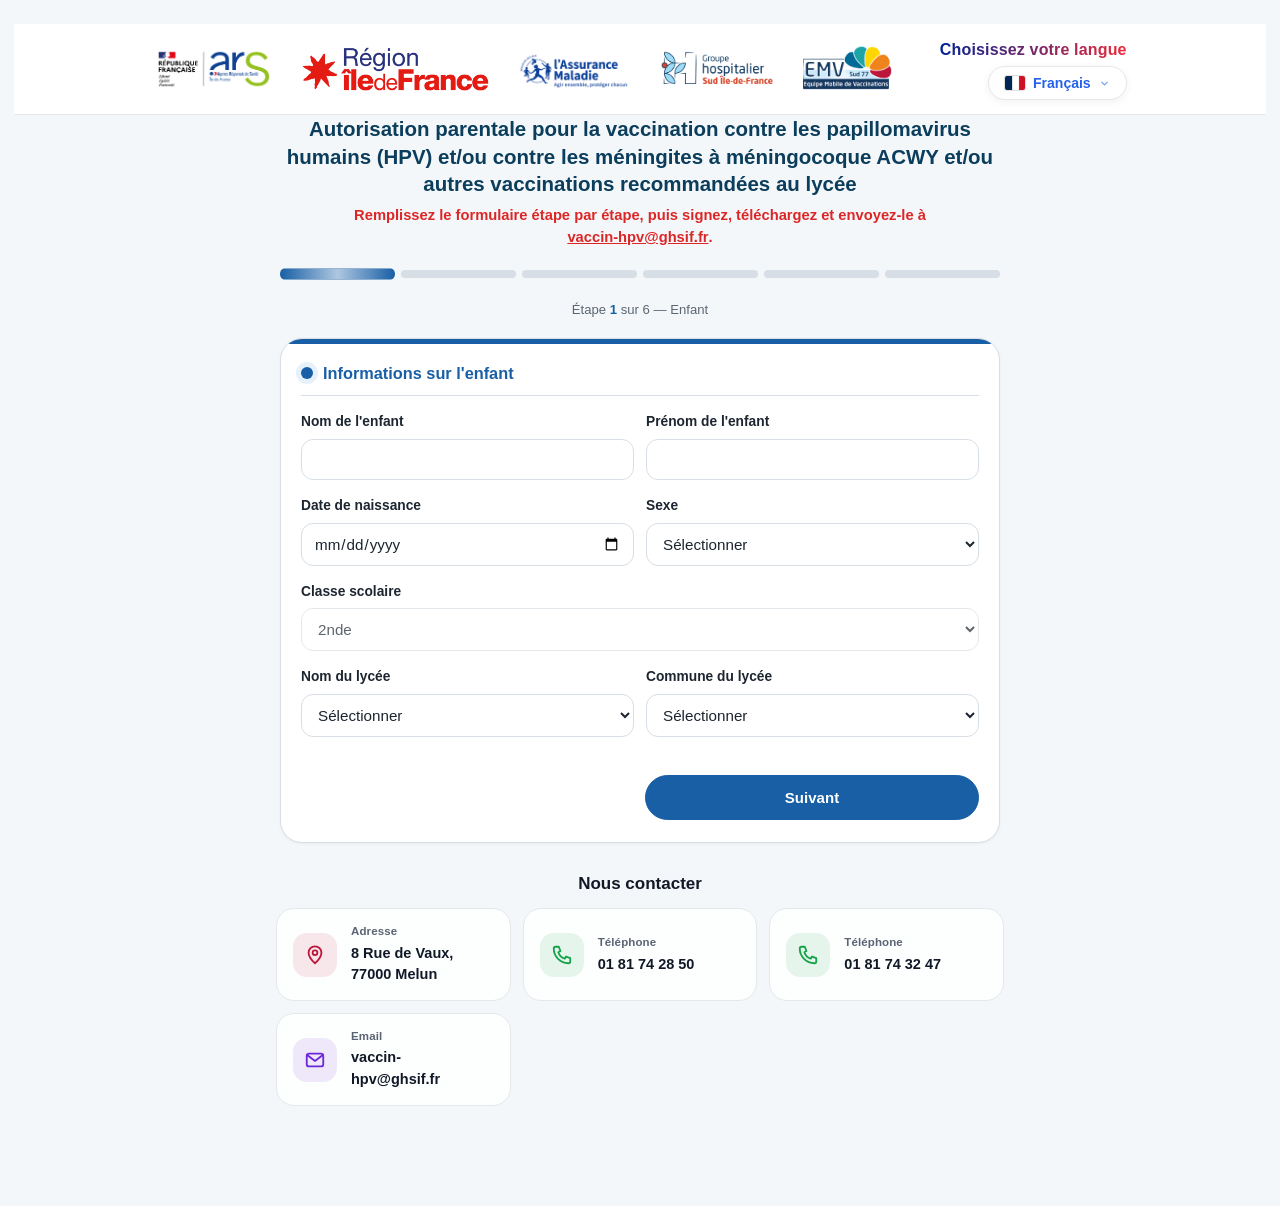
<file: autorisation-vaccination-lycee.html>
<!DOCTYPE html>
<html lang="fr">
<head>
<meta charset="utf-8">
<title>Redirection</title>
<link rel="canonical" href="https://vaccination-sud77.fr/lycee/autorisation-vaccination.html">
<meta name="robots" content="noindex">
<meta http-equiv="refresh" content="0; url=lycee/autorisation-vaccination.html">
<script>location.replace('lycee/autorisation-vaccination.html' + location.search + location.hash);</script>
<link rel="icon" href="favicon.ico?v=20261015-1" sizes="any">
<link rel="icon" type="image/png" sizes="32x32" href="img/favicon-32.png?v=20261015-1">
<link rel="icon" type="image/png" sizes="192x192" href="img/favicon-192.png?v=20261015-1">
<link rel="apple-touch-icon" href="img/apple-touch-icon.png?v=20261015-1">
</head>
<body>
<!-- Ancienne adresse conservée après la réorganisation du site en dossiers college/ et lycee/ -->
<p>Cette page a été déplacée. <a href="lycee/autorisation-vaccination.html">Continuer</a></p>
</body>
</html>
</file>
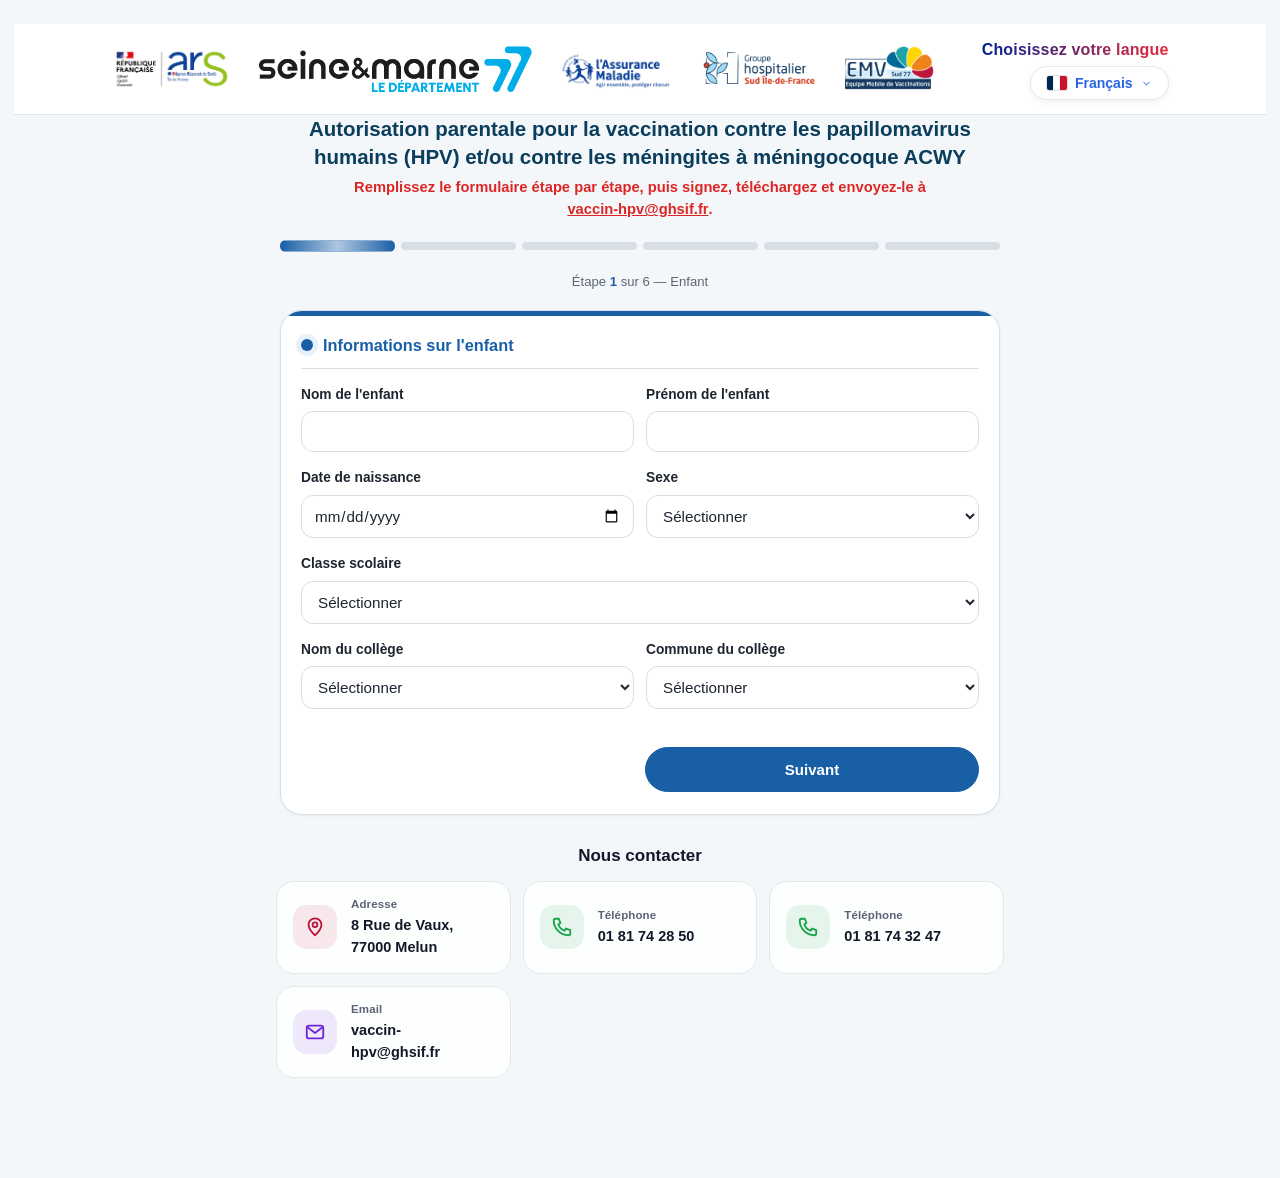
<file: autorisation-vaccination.html>
<!DOCTYPE html>
<html lang="fr">
<head>
<meta charset="utf-8">
<title>Redirection</title>
<link rel="canonical" href="https://vaccination-sud77.fr/college/autorisation-vaccination.html">
<meta name="robots" content="noindex">
<meta http-equiv="refresh" content="0; url=college/autorisation-vaccination.html">
<script>location.replace('college/autorisation-vaccination.html' + location.search + location.hash);</script>
<link rel="icon" href="favicon.ico?v=20261015-1" sizes="any">
<link rel="icon" type="image/png" sizes="32x32" href="img/favicon-32.png?v=20261015-1">
<link rel="icon" type="image/png" sizes="192x192" href="img/favicon-192.png?v=20261015-1">
<link rel="apple-touch-icon" href="img/apple-touch-icon.png?v=20261015-1">
</head>
<body>
<!-- Ancienne adresse conservée après la réorganisation du site en dossiers college/ et lycee/ -->
<p>Cette page a été déplacée. <a href="college/autorisation-vaccination.html">Continuer</a></p>
</body>
</html>
</file>
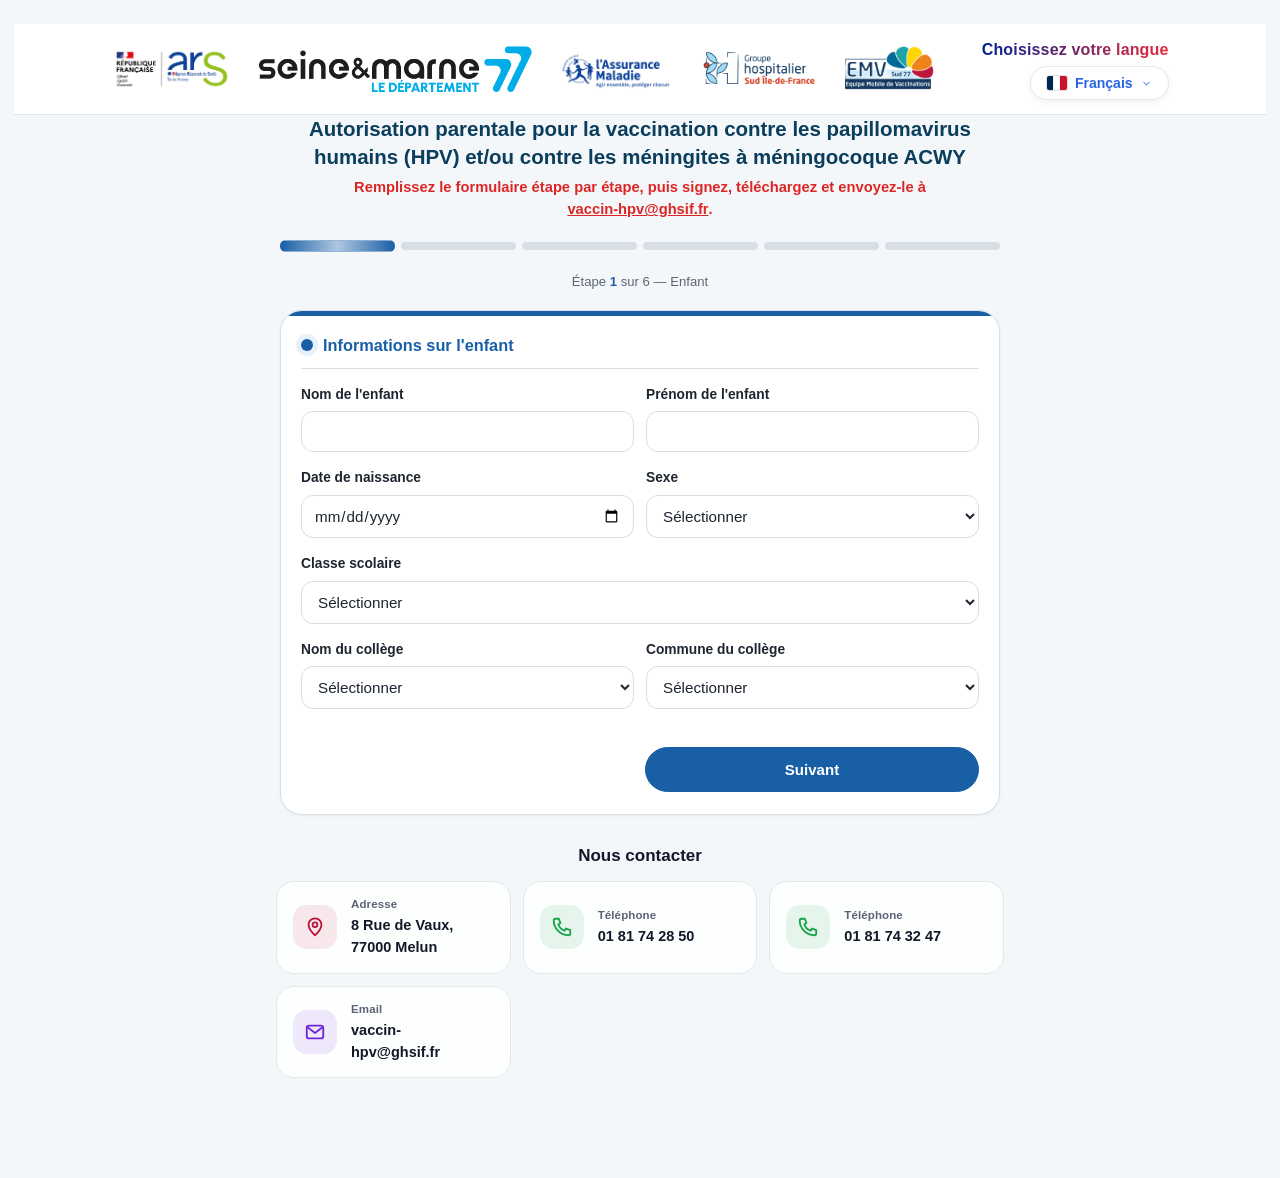
<file: college/autorisation-vaccination.html>
<!DOCTYPE html>
<html lang="fr">
<head>
<meta charset="UTF-8">
<meta name="viewport" content="width=device-width, initial-scale=1.0">
<title>Autorisation vaccination HPV / ACWY</title>
<link rel="canonical" href="https://vaccination-sud77.fr/college/autorisation-vaccination.html">
<meta property="og:type" content="website">
<meta property="og:site_name" content="Campagne de vaccination en milieu scolaire en Seine-et-Marne">
<meta property="og:locale" content="fr_FR">
<meta property="og:title" content="Autorisation vaccination HPV / ACWY">
<meta property="og:url" content="https://vaccination-sud77.fr/college/autorisation-vaccination.html">
<meta property="og:image" content="https://vaccination-sud77.fr/img/partage.png">
<meta property="og:image:width" content="1200">
<meta property="og:image:height" content="630">
<meta property="og:image:alt" content="Logo de l’Équipe Mobile de Vaccination Sud 77">
<meta name="twitter:card" content="summary_large_image">
<!-- Outil de création du PDF (jsPDF 2.5.1), hébergé sur le site. Copie de secours en ligne si le fichier local ne se charge pas -->
<script src="../js/jspdf.umd.min.js?v=2.5.1"></script>
<script>window.jspdf||document.write('<script src="https://cdnjs.cloudflare.com/ajax/libs/jspdf/2.5.1/jspdf.umd.min.js"><\/script>')</script>
<script>
//---------------------------------------------------------------------
//
// QR Code Generator for JavaScript
//
// Copyright (c) 2009 Kazuhiko Arase
//
// URL: http://www.d-project.com/
//
// Licensed under the MIT license:
//  http://www.opensource.org/licenses/mit-license.php
//
// The word 'QR Code' is registered trademark of
// DENSO WAVE INCORPORATED
//  http://www.denso-wave.com/qrcode/faqpatent-e.html
//
//---------------------------------------------------------------------

var qrcode = function() {

  //---------------------------------------------------------------------
  // qrcode
  //---------------------------------------------------------------------

  /**
   * qrcode
   * @param typeNumber 1 to 40
   * @param errorCorrectionLevel 'L','M','Q','H'
   */
  var qrcode = function(typeNumber, errorCorrectionLevel) {

    var PAD0 = 0xEC;
    var PAD1 = 0x11;

    var _typeNumber = typeNumber;
    var _errorCorrectionLevel = QRErrorCorrectionLevel[errorCorrectionLevel];
    var _modules = null;
    var _moduleCount = 0;
    var _dataCache = null;
    var _dataList = [];

    var _this = {};

    var makeImpl = function(test, maskPattern) {

      _moduleCount = _typeNumber * 4 + 17;
      _modules = function(moduleCount) {
        var modules = new Array(moduleCount);
        for (var row = 0; row < moduleCount; row += 1) {
          modules[row] = new Array(moduleCount);
          for (var col = 0; col < moduleCount; col += 1) {
            modules[row][col] = null;
          }
        }
        return modules;
      }(_moduleCount);

      setupPositionProbePattern(0, 0);
      setupPositionProbePattern(_moduleCount - 7, 0);
      setupPositionProbePattern(0, _moduleCount - 7);
      setupPositionAdjustPattern();
      setupTimingPattern();
      setupTypeInfo(test, maskPattern);

      if (_typeNumber >= 7) {
        setupTypeNumber(test);
      }

      if (_dataCache == null) {
        _dataCache = createData(_typeNumber, _errorCorrectionLevel, _dataList);
      }

      mapData(_dataCache, maskPattern);
    };

    var setupPositionProbePattern = function(row, col) {

      for (var r = -1; r <= 7; r += 1) {

        if (row + r <= -1 || _moduleCount <= row + r) continue;

        for (var c = -1; c <= 7; c += 1) {

          if (col + c <= -1 || _moduleCount <= col + c) continue;

          if ( (0 <= r && r <= 6 && (c == 0 || c == 6) )
              || (0 <= c && c <= 6 && (r == 0 || r == 6) )
              || (2 <= r && r <= 4 && 2 <= c && c <= 4) ) {
            _modules[row + r][col + c] = true;
          } else {
            _modules[row + r][col + c] = false;
          }
        }
      }
    };

    var getBestMaskPattern = function() {

      var minLostPoint = 0;
      var pattern = 0;

      for (var i = 0; i < 8; i += 1) {

        makeImpl(true, i);

        var lostPoint = QRUtil.getLostPoint(_this);

        if (i == 0 || minLostPoint > lostPoint) {
          minLostPoint = lostPoint;
          pattern = i;
        }
      }

      return pattern;
    };

    var setupTimingPattern = function() {

      for (var r = 8; r < _moduleCount - 8; r += 1) {
        if (_modules[r][6] != null) {
          continue;
        }
        _modules[r][6] = (r % 2 == 0);
      }

      for (var c = 8; c < _moduleCount - 8; c += 1) {
        if (_modules[6][c] != null) {
          continue;
        }
        _modules[6][c] = (c % 2 == 0);
      }
    };

    var setupPositionAdjustPattern = function() {

      var pos = QRUtil.getPatternPosition(_typeNumber);

      for (var i = 0; i < pos.length; i += 1) {

        for (var j = 0; j < pos.length; j += 1) {

          var row = pos[i];
          var col = pos[j];

          if (_modules[row][col] != null) {
            continue;
          }

          for (var r = -2; r <= 2; r += 1) {

            for (var c = -2; c <= 2; c += 1) {

              if (r == -2 || r == 2 || c == -2 || c == 2
                  || (r == 0 && c == 0) ) {
                _modules[row + r][col + c] = true;
              } else {
                _modules[row + r][col + c] = false;
              }
            }
          }
        }
      }
    };

    var setupTypeNumber = function(test) {

      var bits = QRUtil.getBCHTypeNumber(_typeNumber);

      for (var i = 0; i < 18; i += 1) {
        var mod = (!test && ( (bits >> i) & 1) == 1);
        _modules[Math.floor(i / 3)][i % 3 + _moduleCount - 8 - 3] = mod;
      }

      for (var i = 0; i < 18; i += 1) {
        var mod = (!test && ( (bits >> i) & 1) == 1);
        _modules[i % 3 + _moduleCount - 8 - 3][Math.floor(i / 3)] = mod;
      }
    };

    var setupTypeInfo = function(test, maskPattern) {

      var data = (_errorCorrectionLevel << 3) | maskPattern;
      var bits = QRUtil.getBCHTypeInfo(data);

      // vertical
      for (var i = 0; i < 15; i += 1) {

        var mod = (!test && ( (bits >> i) & 1) == 1);

        if (i < 6) {
          _modules[i][8] = mod;
        } else if (i < 8) {
          _modules[i + 1][8] = mod;
        } else {
          _modules[_moduleCount - 15 + i][8] = mod;
        }
      }

      // horizontal
      for (var i = 0; i < 15; i += 1) {

        var mod = (!test && ( (bits >> i) & 1) == 1);

        if (i < 8) {
          _modules[8][_moduleCount - i - 1] = mod;
        } else if (i < 9) {
          _modules[8][15 - i - 1 + 1] = mod;
        } else {
          _modules[8][15 - i - 1] = mod;
        }
      }

      // fixed module
      _modules[_moduleCount - 8][8] = (!test);
    };

    var mapData = function(data, maskPattern) {

      var inc = -1;
      var row = _moduleCount - 1;
      var bitIndex = 7;
      var byteIndex = 0;
      var maskFunc = QRUtil.getMaskFunction(maskPattern);

      for (var col = _moduleCount - 1; col > 0; col -= 2) {

        if (col == 6) col -= 1;

        while (true) {

          for (var c = 0; c < 2; c += 1) {

            if (_modules[row][col - c] == null) {

              var dark = false;

              if (byteIndex < data.length) {
                dark = ( ( (data[byteIndex] >>> bitIndex) & 1) == 1);
              }

              var mask = maskFunc(row, col - c);

              if (mask) {
                dark = !dark;
              }

              _modules[row][col - c] = dark;
              bitIndex -= 1;

              if (bitIndex == -1) {
                byteIndex += 1;
                bitIndex = 7;
              }
            }
          }

          row += inc;

          if (row < 0 || _moduleCount <= row) {
            row -= inc;
            inc = -inc;
            break;
          }
        }
      }
    };

    var createBytes = function(buffer, rsBlocks) {

      var offset = 0;

      var maxDcCount = 0;
      var maxEcCount = 0;

      var dcdata = new Array(rsBlocks.length);
      var ecdata = new Array(rsBlocks.length);

      for (var r = 0; r < rsBlocks.length; r += 1) {

        var dcCount = rsBlocks[r].dataCount;
        var ecCount = rsBlocks[r].totalCount - dcCount;

        maxDcCount = Math.max(maxDcCount, dcCount);
        maxEcCount = Math.max(maxEcCount, ecCount);

        dcdata[r] = new Array(dcCount);

        for (var i = 0; i < dcdata[r].length; i += 1) {
          dcdata[r][i] = 0xff & buffer.getBuffer()[i + offset];
        }
        offset += dcCount;

        var rsPoly = QRUtil.getErrorCorrectPolynomial(ecCount);
        var rawPoly = qrPolynomial(dcdata[r], rsPoly.getLength() - 1);

        var modPoly = rawPoly.mod(rsPoly);
        ecdata[r] = new Array(rsPoly.getLength() - 1);
        for (var i = 0; i < ecdata[r].length; i += 1) {
          var modIndex = i + modPoly.getLength() - ecdata[r].length;
          ecdata[r][i] = (modIndex >= 0)? modPoly.getAt(modIndex) : 0;
        }
      }

      var totalCodeCount = 0;
      for (var i = 0; i < rsBlocks.length; i += 1) {
        totalCodeCount += rsBlocks[i].totalCount;
      }

      var data = new Array(totalCodeCount);
      var index = 0;

      for (var i = 0; i < maxDcCount; i += 1) {
        for (var r = 0; r < rsBlocks.length; r += 1) {
          if (i < dcdata[r].length) {
            data[index] = dcdata[r][i];
            index += 1;
          }
        }
      }

      for (var i = 0; i < maxEcCount; i += 1) {
        for (var r = 0; r < rsBlocks.length; r += 1) {
          if (i < ecdata[r].length) {
            data[index] = ecdata[r][i];
            index += 1;
          }
        }
      }

      return data;
    };

    var createData = function(typeNumber, errorCorrectionLevel, dataList) {

      var rsBlocks = QRRSBlock.getRSBlocks(typeNumber, errorCorrectionLevel);

      var buffer = qrBitBuffer();

      for (var i = 0; i < dataList.length; i += 1) {
        var data = dataList[i];
        buffer.put(data.getMode(), 4);
        buffer.put(data.getLength(), QRUtil.getLengthInBits(data.getMode(), typeNumber) );
        data.write(buffer);
      }

      // calc num max data.
      var totalDataCount = 0;
      for (var i = 0; i < rsBlocks.length; i += 1) {
        totalDataCount += rsBlocks[i].dataCount;
      }

      if (buffer.getLengthInBits() > totalDataCount * 8) {
        throw 'code length overflow. ('
          + buffer.getLengthInBits()
          + '>'
          + totalDataCount * 8
          + ')';
      }

      // end code
      if (buffer.getLengthInBits() + 4 <= totalDataCount * 8) {
        buffer.put(0, 4);
      }

      // padding
      while (buffer.getLengthInBits() % 8 != 0) {
        buffer.putBit(false);
      }

      // padding
      while (true) {

        if (buffer.getLengthInBits() >= totalDataCount * 8) {
          break;
        }
        buffer.put(PAD0, 8);

        if (buffer.getLengthInBits() >= totalDataCount * 8) {
          break;
        }
        buffer.put(PAD1, 8);
      }

      return createBytes(buffer, rsBlocks);
    };

    _this.addData = function(data, mode) {

      mode = mode || 'Byte';

      var newData = null;

      switch(mode) {
      case 'Numeric' :
        newData = qrNumber(data);
        break;
      case 'Alphanumeric' :
        newData = qrAlphaNum(data);
        break;
      case 'Byte' :
        newData = qr8BitByte(data);
        break;
      case 'Kanji' :
        newData = qrKanji(data);
        break;
      default :
        throw 'mode:' + mode;
      }

      _dataList.push(newData);
      _dataCache = null;
    };

    _this.isDark = function(row, col) {
      if (row < 0 || _moduleCount <= row || col < 0 || _moduleCount <= col) {
        throw row + ',' + col;
      }
      return _modules[row][col];
    };

    _this.getModuleCount = function() {
      return _moduleCount;
    };

    _this.make = function() {
      if (_typeNumber < 1) {
        var typeNumber = 1;

        for (; typeNumber < 40; typeNumber++) {
          var rsBlocks = QRRSBlock.getRSBlocks(typeNumber, _errorCorrectionLevel);
          var buffer = qrBitBuffer();

          for (var i = 0; i < _dataList.length; i++) {
            var data = _dataList[i];
            buffer.put(data.getMode(), 4);
            buffer.put(data.getLength(), QRUtil.getLengthInBits(data.getMode(), typeNumber) );
            data.write(buffer);
          }

          var totalDataCount = 0;
          for (var i = 0; i < rsBlocks.length; i++) {
            totalDataCount += rsBlocks[i].dataCount;
          }

          if (buffer.getLengthInBits() <= totalDataCount * 8) {
            break;
          }
        }

        _typeNumber = typeNumber;
      }

      makeImpl(false, getBestMaskPattern() );
    };

    _this.createTableTag = function(cellSize, margin) {

      cellSize = cellSize || 2;
      margin = (typeof margin == 'undefined')? cellSize * 4 : margin;

      var qrHtml = '';

      qrHtml += '<table style="';
      qrHtml += ' border-width: 0px; border-style: none;';
      qrHtml += ' border-collapse: collapse;';
      qrHtml += ' padding: 0px; margin: ' + margin + 'px;';
      qrHtml += '">';
      qrHtml += '<tbody>';

      for (var r = 0; r < _this.getModuleCount(); r += 1) {

        qrHtml += '<tr>';

        for (var c = 0; c < _this.getModuleCount(); c += 1) {
          qrHtml += '<td style="';
          qrHtml += ' border-width: 0px; border-style: none;';
          qrHtml += ' border-collapse: collapse;';
          qrHtml += ' padding: 0px; margin: 0px;';
          qrHtml += ' width: ' + cellSize + 'px;';
          qrHtml += ' height: ' + cellSize + 'px;';
          qrHtml += ' background-color: ';
          qrHtml += _this.isDark(r, c)? '#000000' : '#ffffff';
          qrHtml += ';';
          qrHtml += '"/>';
        }

        qrHtml += '</tr>';
      }

      qrHtml += '</tbody>';
      qrHtml += '</table>';

      return qrHtml;
    };

    _this.createSvgTag = function(cellSize, margin, alt, title) {

      var opts = {};
      if (typeof arguments[0] == 'object') {
        // Called by options.
        opts = arguments[0];
        // overwrite cellSize and margin.
        cellSize = opts.cellSize;
        margin = opts.margin;
        alt = opts.alt;
        title = opts.title;
      }

      cellSize = cellSize || 2;
      margin = (typeof margin == 'undefined')? cellSize * 4 : margin;

      // Compose alt property surrogate
      alt = (typeof alt === 'string') ? {text: alt} : alt || {};
      alt.text = alt.text || null;
      alt.id = (alt.text) ? alt.id || 'qrcode-description' : null;

      // Compose title property surrogate
      title = (typeof title === 'string') ? {text: title} : title || {};
      title.text = title.text || null;
      title.id = (title.text) ? title.id || 'qrcode-title' : null;

      var size = _this.getModuleCount() * cellSize + margin * 2;
      var c, mc, r, mr, qrSvg='', rect;

      rect = 'l' + cellSize + ',0 0,' + cellSize +
        ' -' + cellSize + ',0 0,-' + cellSize + 'z ';

      qrSvg += '<svg version="1.1" xmlns="http://www.w3.org/2000/svg"';
      qrSvg += !opts.scalable ? ' width="' + size + 'px" height="' + size + 'px"' : '';
      qrSvg += ' viewBox="0 0 ' + size + ' ' + size + '" ';
      qrSvg += ' preserveAspectRatio="xMinYMin meet"';
      qrSvg += (title.text || alt.text) ? ' role="img" aria-labelledby="' +
          escapeXml([title.id, alt.id].join(' ').trim() ) + '"' : '';
      qrSvg += '>';
      qrSvg += (title.text) ? '<title id="' + escapeXml(title.id) + '">' +
          escapeXml(title.text) + '</title>' : '';
      qrSvg += (alt.text) ? '<description id="' + escapeXml(alt.id) + '">' +
          escapeXml(alt.text) + '</description>' : '';
      qrSvg += '<rect width="100%" height="100%" fill="white" cx="0" cy="0"/>';
      qrSvg += '<path d="';

      for (r = 0; r < _this.getModuleCount(); r += 1) {
        mr = r * cellSize + margin;
        for (c = 0; c < _this.getModuleCount(); c += 1) {
          if (_this.isDark(r, c) ) {
            mc = c*cellSize+margin;
            qrSvg += 'M' + mc + ',' + mr + rect;
          }
        }
      }

      qrSvg += '" stroke="transparent" fill="black"/>';
      qrSvg += '</svg>';

      return qrSvg;
    };

    _this.createDataURL = function(cellSize, margin) {

      cellSize = cellSize || 2;
      margin = (typeof margin == 'undefined')? cellSize * 4 : margin;

      var size = _this.getModuleCount() * cellSize + margin * 2;
      var min = margin;
      var max = size - margin;

      return createDataURL(size, size, function(x, y) {
        if (min <= x && x < max && min <= y && y < max) {
          var c = Math.floor( (x - min) / cellSize);
          var r = Math.floor( (y - min) / cellSize);
          return _this.isDark(r, c)? 0 : 1;
        } else {
          return 1;
        }
      } );
    };

    _this.createImgTag = function(cellSize, margin, alt) {

      cellSize = cellSize || 2;
      margin = (typeof margin == 'undefined')? cellSize * 4 : margin;

      var size = _this.getModuleCount() * cellSize + margin * 2;

      var img = '';
      img += '<img';
      img += '\u0020src="';
      img += _this.createDataURL(cellSize, margin);
      img += '"';
      img += '\u0020width="';
      img += size;
      img += '"';
      img += '\u0020height="';
      img += size;
      img += '"';
      if (alt) {
        img += '\u0020alt="';
        img += escapeXml(alt);
        img += '"';
      }
      img += '/>';

      return img;
    };

    var escapeXml = function(s) {
      var escaped = '';
      for (var i = 0; i < s.length; i += 1) {
        var c = s.charAt(i);
        switch(c) {
        case '<': escaped += '&lt;'; break;
        case '>': escaped += '&gt;'; break;
        case '&': escaped += '&amp;'; break;
        case '"': escaped += '&quot;'; break;
        default : escaped += c; break;
        }
      }
      return escaped;
    };

    var _createHalfASCII = function(margin) {
      var cellSize = 1;
      margin = (typeof margin == 'undefined')? cellSize * 2 : margin;

      var size = _this.getModuleCount() * cellSize + margin * 2;
      var min = margin;
      var max = size - margin;

      var y, x, r1, r2, p;

      var blocks = {
        '██': '█',
        '█ ': '▀',
        ' █': '▄',
        '  ': ' '
      };

      var blocksLastLineNoMargin = {
        '██': '▀',
        '█ ': '▀',
        ' █': ' ',
        '  ': ' '
      };

      var ascii = '';
      for (y = 0; y < size; y += 2) {
        r1 = Math.floor((y - min) / cellSize);
        r2 = Math.floor((y + 1 - min) / cellSize);
        for (x = 0; x < size; x += 1) {
          p = '█';

          if (min <= x && x < max && min <= y && y < max && _this.isDark(r1, Math.floor((x - min) / cellSize))) {
            p = ' ';
          }

          if (min <= x && x < max && min <= y+1 && y+1 < max && _this.isDark(r2, Math.floor((x - min) / cellSize))) {
            p += ' ';
          }
          else {
            p += '█';
          }

          // Output 2 characters per pixel, to create full square. 1 character per pixels gives only half width of square.
          ascii += (margin < 1 && y+1 >= max) ? blocksLastLineNoMargin[p] : blocks[p];
        }

        ascii += '\n';
      }

      if (size % 2 && margin > 0) {
        return ascii.substring(0, ascii.length - size - 1) + Array(size+1).join('▀');
      }

      return ascii.substring(0, ascii.length-1);
    };

    _this.createASCII = function(cellSize, margin) {
      cellSize = cellSize || 1;

      if (cellSize < 2) {
        return _createHalfASCII(margin);
      }

      cellSize -= 1;
      margin = (typeof margin == 'undefined')? cellSize * 2 : margin;

      var size = _this.getModuleCount() * cellSize + margin * 2;
      var min = margin;
      var max = size - margin;

      var y, x, r, p;

      var white = Array(cellSize+1).join('██');
      var black = Array(cellSize+1).join('  ');

      var ascii = '';
      var line = '';
      for (y = 0; y < size; y += 1) {
        r = Math.floor( (y - min) / cellSize);
        line = '';
        for (x = 0; x < size; x += 1) {
          p = 1;

          if (min <= x && x < max && min <= y && y < max && _this.isDark(r, Math.floor((x - min) / cellSize))) {
            p = 0;
          }

          // Output 2 characters per pixel, to create full square. 1 character per pixels gives only half width of square.
          line += p ? white : black;
        }

        for (r = 0; r < cellSize; r += 1) {
          ascii += line + '\n';
        }
      }

      return ascii.substring(0, ascii.length-1);
    };

    _this.renderTo2dContext = function(context, cellSize) {
      cellSize = cellSize || 2;
      var length = _this.getModuleCount();
      for (var row = 0; row < length; row++) {
        for (var col = 0; col < length; col++) {
          context.fillStyle = _this.isDark(row, col) ? 'black' : 'white';
          context.fillRect(col * cellSize, row * cellSize, cellSize, cellSize);
        }
      }
    }

    return _this;
  };

  //---------------------------------------------------------------------
  // qrcode.stringToBytes
  //---------------------------------------------------------------------

  qrcode.stringToBytesFuncs = {
    'default' : function(s) {
      var bytes = [];
      for (var i = 0; i < s.length; i += 1) {
        var c = s.charCodeAt(i);
        bytes.push(c & 0xff);
      }
      return bytes;
    }
  };

  qrcode.stringToBytes = qrcode.stringToBytesFuncs['default'];

  //---------------------------------------------------------------------
  // qrcode.createStringToBytes
  //---------------------------------------------------------------------

  /**
   * @param unicodeData base64 string of byte array.
   * [16bit Unicode],[16bit Bytes], ...
   * @param numChars
   */
  qrcode.createStringToBytes = function(unicodeData, numChars) {

    // create conversion map.

    var unicodeMap = function() {

      var bin = base64DecodeInputStream(unicodeData);
      var read = function() {
        var b = bin.read();
        if (b == -1) throw 'eof';
        return b;
      };

      var count = 0;
      var unicodeMap = {};
      while (true) {
        var b0 = bin.read();
        if (b0 == -1) break;
        var b1 = read();
        var b2 = read();
        var b3 = read();
        var k = String.fromCharCode( (b0 << 8) | b1);
        var v = (b2 << 8) | b3;
        unicodeMap[k] = v;
        count += 1;
      }
      if (count != numChars) {
        throw count + ' != ' + numChars;
      }

      return unicodeMap;
    }();

    var unknownChar = '?'.charCodeAt(0);

    return function(s) {
      var bytes = [];
      for (var i = 0; i < s.length; i += 1) {
        var c = s.charCodeAt(i);
        if (c < 128) {
          bytes.push(c);
        } else {
          var b = unicodeMap[s.charAt(i)];
          if (typeof b == 'number') {
            if ( (b & 0xff) == b) {
              // 1byte
              bytes.push(b);
            } else {
              // 2bytes
              bytes.push(b >>> 8);
              bytes.push(b & 0xff);
            }
          } else {
            bytes.push(unknownChar);
          }
        }
      }
      return bytes;
    };
  };

  //---------------------------------------------------------------------
  // QRMode
  //---------------------------------------------------------------------

  var QRMode = {
    MODE_NUMBER :    1 << 0,
    MODE_ALPHA_NUM : 1 << 1,
    MODE_8BIT_BYTE : 1 << 2,
    MODE_KANJI :     1 << 3
  };

  //---------------------------------------------------------------------
  // QRErrorCorrectionLevel
  //---------------------------------------------------------------------

  var QRErrorCorrectionLevel = {
    L : 1,
    M : 0,
    Q : 3,
    H : 2
  };

  //---------------------------------------------------------------------
  // QRMaskPattern
  //---------------------------------------------------------------------

  var QRMaskPattern = {
    PATTERN000 : 0,
    PATTERN001 : 1,
    PATTERN010 : 2,
    PATTERN011 : 3,
    PATTERN100 : 4,
    PATTERN101 : 5,
    PATTERN110 : 6,
    PATTERN111 : 7
  };

  //---------------------------------------------------------------------
  // QRUtil
  //---------------------------------------------------------------------

  var QRUtil = function() {

    var PATTERN_POSITION_TABLE = [
      [],
      [6, 18],
      [6, 22],
      [6, 26],
      [6, 30],
      [6, 34],
      [6, 22, 38],
      [6, 24, 42],
      [6, 26, 46],
      [6, 28, 50],
      [6, 30, 54],
      [6, 32, 58],
      [6, 34, 62],
      [6, 26, 46, 66],
      [6, 26, 48, 70],
      [6, 26, 50, 74],
      [6, 30, 54, 78],
      [6, 30, 56, 82],
      [6, 30, 58, 86],
      [6, 34, 62, 90],
      [6, 28, 50, 72, 94],
      [6, 26, 50, 74, 98],
      [6, 30, 54, 78, 102],
      [6, 28, 54, 80, 106],
      [6, 32, 58, 84, 110],
      [6, 30, 58, 86, 114],
      [6, 34, 62, 90, 118],
      [6, 26, 50, 74, 98, 122],
      [6, 30, 54, 78, 102, 126],
      [6, 26, 52, 78, 104, 130],
      [6, 30, 56, 82, 108, 134],
      [6, 34, 60, 86, 112, 138],
      [6, 30, 58, 86, 114, 142],
      [6, 34, 62, 90, 118, 146],
      [6, 30, 54, 78, 102, 126, 150],
      [6, 24, 50, 76, 102, 128, 154],
      [6, 28, 54, 80, 106, 132, 158],
      [6, 32, 58, 84, 110, 136, 162],
      [6, 26, 54, 82, 110, 138, 166],
      [6, 30, 58, 86, 114, 142, 170]
    ];
    var G15 = (1 << 10) | (1 << 8) | (1 << 5) | (1 << 4) | (1 << 2) | (1 << 1) | (1 << 0);
    var G18 = (1 << 12) | (1 << 11) | (1 << 10) | (1 << 9) | (1 << 8) | (1 << 5) | (1 << 2) | (1 << 0);
    var G15_MASK = (1 << 14) | (1 << 12) | (1 << 10) | (1 << 4) | (1 << 1);

    var _this = {};

    var getBCHDigit = function(data) {
      var digit = 0;
      while (data != 0) {
        digit += 1;
        data >>>= 1;
      }
      return digit;
    };

    _this.getBCHTypeInfo = function(data) {
      var d = data << 10;
      while (getBCHDigit(d) - getBCHDigit(G15) >= 0) {
        d ^= (G15 << (getBCHDigit(d) - getBCHDigit(G15) ) );
      }
      return ( (data << 10) | d) ^ G15_MASK;
    };

    _this.getBCHTypeNumber = function(data) {
      var d = data << 12;
      while (getBCHDigit(d) - getBCHDigit(G18) >= 0) {
        d ^= (G18 << (getBCHDigit(d) - getBCHDigit(G18) ) );
      }
      return (data << 12) | d;
    };

    _this.getPatternPosition = function(typeNumber) {
      return PATTERN_POSITION_TABLE[typeNumber - 1];
    };

    _this.getMaskFunction = function(maskPattern) {

      switch (maskPattern) {

      case QRMaskPattern.PATTERN000 :
        return function(i, j) { return (i + j) % 2 == 0; };
      case QRMaskPattern.PATTERN001 :
        return function(i, j) { return i % 2 == 0; };
      case QRMaskPattern.PATTERN010 :
        return function(i, j) { return j % 3 == 0; };
      case QRMaskPattern.PATTERN011 :
        return function(i, j) { return (i + j) % 3 == 0; };
      case QRMaskPattern.PATTERN100 :
        return function(i, j) { return (Math.floor(i / 2) + Math.floor(j / 3) ) % 2 == 0; };
      case QRMaskPattern.PATTERN101 :
        return function(i, j) { return (i * j) % 2 + (i * j) % 3 == 0; };
      case QRMaskPattern.PATTERN110 :
        return function(i, j) { return ( (i * j) % 2 + (i * j) % 3) % 2 == 0; };
      case QRMaskPattern.PATTERN111 :
        return function(i, j) { return ( (i * j) % 3 + (i + j) % 2) % 2 == 0; };

      default :
        throw 'bad maskPattern:' + maskPattern;
      }
    };

    _this.getErrorCorrectPolynomial = function(errorCorrectLength) {
      var a = qrPolynomial([1], 0);
      for (var i = 0; i < errorCorrectLength; i += 1) {
        a = a.multiply(qrPolynomial([1, QRMath.gexp(i)], 0) );
      }
      return a;
    };

    _this.getLengthInBits = function(mode, type) {

      if (1 <= type && type < 10) {

        // 1 - 9

        switch(mode) {
        case QRMode.MODE_NUMBER    : return 10;
        case QRMode.MODE_ALPHA_NUM : return 9;
        case QRMode.MODE_8BIT_BYTE : return 8;
        case QRMode.MODE_KANJI     : return 8;
        default :
          throw 'mode:' + mode;
        }

      } else if (type < 27) {

        // 10 - 26

        switch(mode) {
        case QRMode.MODE_NUMBER    : return 12;
        case QRMode.MODE_ALPHA_NUM : return 11;
        case QRMode.MODE_8BIT_BYTE : return 16;
        case QRMode.MODE_KANJI     : return 10;
        default :
          throw 'mode:' + mode;
        }

      } else if (type < 41) {

        // 27 - 40

        switch(mode) {
        case QRMode.MODE_NUMBER    : return 14;
        case QRMode.MODE_ALPHA_NUM : return 13;
        case QRMode.MODE_8BIT_BYTE : return 16;
        case QRMode.MODE_KANJI     : return 12;
        default :
          throw 'mode:' + mode;
        }

      } else {
        throw 'type:' + type;
      }
    };

    _this.getLostPoint = function(qrcode) {

      var moduleCount = qrcode.getModuleCount();

      var lostPoint = 0;

      // LEVEL1

      for (var row = 0; row < moduleCount; row += 1) {
        for (var col = 0; col < moduleCount; col += 1) {

          var sameCount = 0;
          var dark = qrcode.isDark(row, col);

          for (var r = -1; r <= 1; r += 1) {

            if (row + r < 0 || moduleCount <= row + r) {
              continue;
            }

            for (var c = -1; c <= 1; c += 1) {

              if (col + c < 0 || moduleCount <= col + c) {
                continue;
              }

              if (r == 0 && c == 0) {
                continue;
              }

              if (dark == qrcode.isDark(row + r, col + c) ) {
                sameCount += 1;
              }
            }
          }

          if (sameCount > 5) {
            lostPoint += (3 + sameCount - 5);
          }
        }
      };

      // LEVEL2

      for (var row = 0; row < moduleCount - 1; row += 1) {
        for (var col = 0; col < moduleCount - 1; col += 1) {
          var count = 0;
          if (qrcode.isDark(row, col) ) count += 1;
          if (qrcode.isDark(row + 1, col) ) count += 1;
          if (qrcode.isDark(row, col + 1) ) count += 1;
          if (qrcode.isDark(row + 1, col + 1) ) count += 1;
          if (count == 0 || count == 4) {
            lostPoint += 3;
          }
        }
      }

      // LEVEL3

      for (var row = 0; row < moduleCount; row += 1) {
        for (var col = 0; col < moduleCount - 6; col += 1) {
          if (qrcode.isDark(row, col)
              && !qrcode.isDark(row, col + 1)
              &&  qrcode.isDark(row, col + 2)
              &&  qrcode.isDark(row, col + 3)
              &&  qrcode.isDark(row, col + 4)
              && !qrcode.isDark(row, col + 5)
              &&  qrcode.isDark(row, col + 6) ) {
            lostPoint += 40;
          }
        }
      }

      for (var col = 0; col < moduleCount; col += 1) {
        for (var row = 0; row < moduleCount - 6; row += 1) {
          if (qrcode.isDark(row, col)
              && !qrcode.isDark(row + 1, col)
              &&  qrcode.isDark(row + 2, col)
              &&  qrcode.isDark(row + 3, col)
              &&  qrcode.isDark(row + 4, col)
              && !qrcode.isDark(row + 5, col)
              &&  qrcode.isDark(row + 6, col) ) {
            lostPoint += 40;
          }
        }
      }

      // LEVEL4

      var darkCount = 0;

      for (var col = 0; col < moduleCount; col += 1) {
        for (var row = 0; row < moduleCount; row += 1) {
          if (qrcode.isDark(row, col) ) {
            darkCount += 1;
          }
        }
      }

      var ratio = Math.abs(100 * darkCount / moduleCount / moduleCount - 50) / 5;
      lostPoint += ratio * 10;

      return lostPoint;
    };

    return _this;
  }();

  //---------------------------------------------------------------------
  // QRMath
  //---------------------------------------------------------------------

  var QRMath = function() {

    var EXP_TABLE = new Array(256);
    var LOG_TABLE = new Array(256);

    // initialize tables
    for (var i = 0; i < 8; i += 1) {
      EXP_TABLE[i] = 1 << i;
    }
    for (var i = 8; i < 256; i += 1) {
      EXP_TABLE[i] = EXP_TABLE[i - 4]
        ^ EXP_TABLE[i - 5]
        ^ EXP_TABLE[i - 6]
        ^ EXP_TABLE[i - 8];
    }
    for (var i = 0; i < 255; i += 1) {
      LOG_TABLE[EXP_TABLE[i] ] = i;
    }

    var _this = {};

    _this.glog = function(n) {

      if (n < 1) {
        throw 'glog(' + n + ')';
      }

      return LOG_TABLE[n];
    };

    _this.gexp = function(n) {

      while (n < 0) {
        n += 255;
      }

      while (n >= 256) {
        n -= 255;
      }

      return EXP_TABLE[n];
    };

    return _this;
  }();

  //---------------------------------------------------------------------
  // qrPolynomial
  //---------------------------------------------------------------------

  function qrPolynomial(num, shift) {

    if (typeof num.length == 'undefined') {
      throw num.length + '/' + shift;
    }

    var _num = function() {
      var offset = 0;
      while (offset < num.length && num[offset] == 0) {
        offset += 1;
      }
      var _num = new Array(num.length - offset + shift);
      for (var i = 0; i < num.length - offset; i += 1) {
        _num[i] = num[i + offset];
      }
      return _num;
    }();

    var _this = {};

    _this.getAt = function(index) {
      return _num[index];
    };

    _this.getLength = function() {
      return _num.length;
    };

    _this.multiply = function(e) {

      var num = new Array(_this.getLength() + e.getLength() - 1);

      for (var i = 0; i < _this.getLength(); i += 1) {
        for (var j = 0; j < e.getLength(); j += 1) {
          num[i + j] ^= QRMath.gexp(QRMath.glog(_this.getAt(i) ) + QRMath.glog(e.getAt(j) ) );
        }
      }

      return qrPolynomial(num, 0);
    };

    _this.mod = function(e) {

      if (_this.getLength() - e.getLength() < 0) {
        return _this;
      }

      var ratio = QRMath.glog(_this.getAt(0) ) - QRMath.glog(e.getAt(0) );

      var num = new Array(_this.getLength() );
      for (var i = 0; i < _this.getLength(); i += 1) {
        num[i] = _this.getAt(i);
      }

      for (var i = 0; i < e.getLength(); i += 1) {
        num[i] ^= QRMath.gexp(QRMath.glog(e.getAt(i) ) + ratio);
      }

      // recursive call
      return qrPolynomial(num, 0).mod(e);
    };

    return _this;
  };

  //---------------------------------------------------------------------
  // QRRSBlock
  //---------------------------------------------------------------------

  var QRRSBlock = function() {

    var RS_BLOCK_TABLE = [

      // L
      // M
      // Q
      // H

      // 1
      [1, 26, 19],
      [1, 26, 16],
      [1, 26, 13],
      [1, 26, 9],

      // 2
      [1, 44, 34],
      [1, 44, 28],
      [1, 44, 22],
      [1, 44, 16],

      // 3
      [1, 70, 55],
      [1, 70, 44],
      [2, 35, 17],
      [2, 35, 13],

      // 4
      [1, 100, 80],
      [2, 50, 32],
      [2, 50, 24],
      [4, 25, 9],

      // 5
      [1, 134, 108],
      [2, 67, 43],
      [2, 33, 15, 2, 34, 16],
      [2, 33, 11, 2, 34, 12],

      // 6
      [2, 86, 68],
      [4, 43, 27],
      [4, 43, 19],
      [4, 43, 15],

      // 7
      [2, 98, 78],
      [4, 49, 31],
      [2, 32, 14, 4, 33, 15],
      [4, 39, 13, 1, 40, 14],

      // 8
      [2, 121, 97],
      [2, 60, 38, 2, 61, 39],
      [4, 40, 18, 2, 41, 19],
      [4, 40, 14, 2, 41, 15],

      // 9
      [2, 146, 116],
      [3, 58, 36, 2, 59, 37],
      [4, 36, 16, 4, 37, 17],
      [4, 36, 12, 4, 37, 13],

      // 10
      [2, 86, 68, 2, 87, 69],
      [4, 69, 43, 1, 70, 44],
      [6, 43, 19, 2, 44, 20],
      [6, 43, 15, 2, 44, 16],

      // 11
      [4, 101, 81],
      [1, 80, 50, 4, 81, 51],
      [4, 50, 22, 4, 51, 23],
      [3, 36, 12, 8, 37, 13],

      // 12
      [2, 116, 92, 2, 117, 93],
      [6, 58, 36, 2, 59, 37],
      [4, 46, 20, 6, 47, 21],
      [7, 42, 14, 4, 43, 15],

      // 13
      [4, 133, 107],
      [8, 59, 37, 1, 60, 38],
      [8, 44, 20, 4, 45, 21],
      [12, 33, 11, 4, 34, 12],

      // 14
      [3, 145, 115, 1, 146, 116],
      [4, 64, 40, 5, 65, 41],
      [11, 36, 16, 5, 37, 17],
      [11, 36, 12, 5, 37, 13],

      // 15
      [5, 109, 87, 1, 110, 88],
      [5, 65, 41, 5, 66, 42],
      [5, 54, 24, 7, 55, 25],
      [11, 36, 12, 7, 37, 13],

      // 16
      [5, 122, 98, 1, 123, 99],
      [7, 73, 45, 3, 74, 46],
      [15, 43, 19, 2, 44, 20],
      [3, 45, 15, 13, 46, 16],

      // 17
      [1, 135, 107, 5, 136, 108],
      [10, 74, 46, 1, 75, 47],
      [1, 50, 22, 15, 51, 23],
      [2, 42, 14, 17, 43, 15],

      // 18
      [5, 150, 120, 1, 151, 121],
      [9, 69, 43, 4, 70, 44],
      [17, 50, 22, 1, 51, 23],
      [2, 42, 14, 19, 43, 15],

      // 19
      [3, 141, 113, 4, 142, 114],
      [3, 70, 44, 11, 71, 45],
      [17, 47, 21, 4, 48, 22],
      [9, 39, 13, 16, 40, 14],

      // 20
      [3, 135, 107, 5, 136, 108],
      [3, 67, 41, 13, 68, 42],
      [15, 54, 24, 5, 55, 25],
      [15, 43, 15, 10, 44, 16],

      // 21
      [4, 144, 116, 4, 145, 117],
      [17, 68, 42],
      [17, 50, 22, 6, 51, 23],
      [19, 46, 16, 6, 47, 17],

      // 22
      [2, 139, 111, 7, 140, 112],
      [17, 74, 46],
      [7, 54, 24, 16, 55, 25],
      [34, 37, 13],

      // 23
      [4, 151, 121, 5, 152, 122],
      [4, 75, 47, 14, 76, 48],
      [11, 54, 24, 14, 55, 25],
      [16, 45, 15, 14, 46, 16],

      // 24
      [6, 147, 117, 4, 148, 118],
      [6, 73, 45, 14, 74, 46],
      [11, 54, 24, 16, 55, 25],
      [30, 46, 16, 2, 47, 17],

      // 25
      [8, 132, 106, 4, 133, 107],
      [8, 75, 47, 13, 76, 48],
      [7, 54, 24, 22, 55, 25],
      [22, 45, 15, 13, 46, 16],

      // 26
      [10, 142, 114, 2, 143, 115],
      [19, 74, 46, 4, 75, 47],
      [28, 50, 22, 6, 51, 23],
      [33, 46, 16, 4, 47, 17],

      // 27
      [8, 152, 122, 4, 153, 123],
      [22, 73, 45, 3, 74, 46],
      [8, 53, 23, 26, 54, 24],
      [12, 45, 15, 28, 46, 16],

      // 28
      [3, 147, 117, 10, 148, 118],
      [3, 73, 45, 23, 74, 46],
      [4, 54, 24, 31, 55, 25],
      [11, 45, 15, 31, 46, 16],

      // 29
      [7, 146, 116, 7, 147, 117],
      [21, 73, 45, 7, 74, 46],
      [1, 53, 23, 37, 54, 24],
      [19, 45, 15, 26, 46, 16],

      // 30
      [5, 145, 115, 10, 146, 116],
      [19, 75, 47, 10, 76, 48],
      [15, 54, 24, 25, 55, 25],
      [23, 45, 15, 25, 46, 16],

      // 31
      [13, 145, 115, 3, 146, 116],
      [2, 74, 46, 29, 75, 47],
      [42, 54, 24, 1, 55, 25],
      [23, 45, 15, 28, 46, 16],

      // 32
      [17, 145, 115],
      [10, 74, 46, 23, 75, 47],
      [10, 54, 24, 35, 55, 25],
      [19, 45, 15, 35, 46, 16],

      // 33
      [17, 145, 115, 1, 146, 116],
      [14, 74, 46, 21, 75, 47],
      [29, 54, 24, 19, 55, 25],
      [11, 45, 15, 46, 46, 16],

      // 34
      [13, 145, 115, 6, 146, 116],
      [14, 74, 46, 23, 75, 47],
      [44, 54, 24, 7, 55, 25],
      [59, 46, 16, 1, 47, 17],

      // 35
      [12, 151, 121, 7, 152, 122],
      [12, 75, 47, 26, 76, 48],
      [39, 54, 24, 14, 55, 25],
      [22, 45, 15, 41, 46, 16],

      // 36
      [6, 151, 121, 14, 152, 122],
      [6, 75, 47, 34, 76, 48],
      [46, 54, 24, 10, 55, 25],
      [2, 45, 15, 64, 46, 16],

      // 37
      [17, 152, 122, 4, 153, 123],
      [29, 74, 46, 14, 75, 47],
      [49, 54, 24, 10, 55, 25],
      [24, 45, 15, 46, 46, 16],

      // 38
      [4, 152, 122, 18, 153, 123],
      [13, 74, 46, 32, 75, 47],
      [48, 54, 24, 14, 55, 25],
      [42, 45, 15, 32, 46, 16],

      // 39
      [20, 147, 117, 4, 148, 118],
      [40, 75, 47, 7, 76, 48],
      [43, 54, 24, 22, 55, 25],
      [10, 45, 15, 67, 46, 16],

      // 40
      [19, 148, 118, 6, 149, 119],
      [18, 75, 47, 31, 76, 48],
      [34, 54, 24, 34, 55, 25],
      [20, 45, 15, 61, 46, 16]
    ];

    var qrRSBlock = function(totalCount, dataCount) {
      var _this = {};
      _this.totalCount = totalCount;
      _this.dataCount = dataCount;
      return _this;
    };

    var _this = {};

    var getRsBlockTable = function(typeNumber, errorCorrectionLevel) {

      switch(errorCorrectionLevel) {
      case QRErrorCorrectionLevel.L :
        return RS_BLOCK_TABLE[(typeNumber - 1) * 4 + 0];
      case QRErrorCorrectionLevel.M :
        return RS_BLOCK_TABLE[(typeNumber - 1) * 4 + 1];
      case QRErrorCorrectionLevel.Q :
        return RS_BLOCK_TABLE[(typeNumber - 1) * 4 + 2];
      case QRErrorCorrectionLevel.H :
        return RS_BLOCK_TABLE[(typeNumber - 1) * 4 + 3];
      default :
        return undefined;
      }
    };

    _this.getRSBlocks = function(typeNumber, errorCorrectionLevel) {

      var rsBlock = getRsBlockTable(typeNumber, errorCorrectionLevel);

      if (typeof rsBlock == 'undefined') {
        throw 'bad rs block @ typeNumber:' + typeNumber +
            '/errorCorrectionLevel:' + errorCorrectionLevel;
      }

      var length = rsBlock.length / 3;

      var list = [];

      for (var i = 0; i < length; i += 1) {

        var count = rsBlock[i * 3 + 0];
        var totalCount = rsBlock[i * 3 + 1];
        var dataCount = rsBlock[i * 3 + 2];

        for (var j = 0; j < count; j += 1) {
          list.push(qrRSBlock(totalCount, dataCount) );
        }
      }

      return list;
    };

    return _this;
  }();

  //---------------------------------------------------------------------
  // qrBitBuffer
  //---------------------------------------------------------------------

  var qrBitBuffer = function() {

    var _buffer = [];
    var _length = 0;

    var _this = {};

    _this.getBuffer = function() {
      return _buffer;
    };

    _this.getAt = function(index) {
      var bufIndex = Math.floor(index / 8);
      return ( (_buffer[bufIndex] >>> (7 - index % 8) ) & 1) == 1;
    };

    _this.put = function(num, length) {
      for (var i = 0; i < length; i += 1) {
        _this.putBit( ( (num >>> (length - i - 1) ) & 1) == 1);
      }
    };

    _this.getLengthInBits = function() {
      return _length;
    };

    _this.putBit = function(bit) {

      var bufIndex = Math.floor(_length / 8);
      if (_buffer.length <= bufIndex) {
        _buffer.push(0);
      }

      if (bit) {
        _buffer[bufIndex] |= (0x80 >>> (_length % 8) );
      }

      _length += 1;
    };

    return _this;
  };

  //---------------------------------------------------------------------
  // qrNumber
  //---------------------------------------------------------------------

  var qrNumber = function(data) {

    var _mode = QRMode.MODE_NUMBER;
    var _data = data;

    var _this = {};

    _this.getMode = function() {
      return _mode;
    };

    _this.getLength = function(buffer) {
      return _data.length;
    };

    _this.write = function(buffer) {

      var data = _data;

      var i = 0;

      while (i + 2 < data.length) {
        buffer.put(strToNum(data.substring(i, i + 3) ), 10);
        i += 3;
      }

      if (i < data.length) {
        if (data.length - i == 1) {
          buffer.put(strToNum(data.substring(i, i + 1) ), 4);
        } else if (data.length - i == 2) {
          buffer.put(strToNum(data.substring(i, i + 2) ), 7);
        }
      }
    };

    var strToNum = function(s) {
      var num = 0;
      for (var i = 0; i < s.length; i += 1) {
        num = num * 10 + chatToNum(s.charAt(i) );
      }
      return num;
    };

    var chatToNum = function(c) {
      if ('0' <= c && c <= '9') {
        return c.charCodeAt(0) - '0'.charCodeAt(0);
      }
      throw 'illegal char :' + c;
    };

    return _this;
  };

  //---------------------------------------------------------------------
  // qrAlphaNum
  //---------------------------------------------------------------------

  var qrAlphaNum = function(data) {

    var _mode = QRMode.MODE_ALPHA_NUM;
    var _data = data;

    var _this = {};

    _this.getMode = function() {
      return _mode;
    };

    _this.getLength = function(buffer) {
      return _data.length;
    };

    _this.write = function(buffer) {

      var s = _data;

      var i = 0;

      while (i + 1 < s.length) {
        buffer.put(
          getCode(s.charAt(i) ) * 45 +
          getCode(s.charAt(i + 1) ), 11);
        i += 2;
      }

      if (i < s.length) {
        buffer.put(getCode(s.charAt(i) ), 6);
      }
    };

    var getCode = function(c) {

      if ('0' <= c && c <= '9') {
        return c.charCodeAt(0) - '0'.charCodeAt(0);
      } else if ('A' <= c && c <= 'Z') {
        return c.charCodeAt(0) - 'A'.charCodeAt(0) + 10;
      } else {
        switch (c) {
        case ' ' : return 36;
        case '$' : return 37;
        case '%' : return 38;
        case '*' : return 39;
        case '+' : return 40;
        case '-' : return 41;
        case '.' : return 42;
        case '/' : return 43;
        case ':' : return 44;
        default :
          throw 'illegal char :' + c;
        }
      }
    };

    return _this;
  };

  //---------------------------------------------------------------------
  // qr8BitByte
  //---------------------------------------------------------------------

  var qr8BitByte = function(data) {

    var _mode = QRMode.MODE_8BIT_BYTE;
    var _data = data;
    var _bytes = qrcode.stringToBytes(data);

    var _this = {};

    _this.getMode = function() {
      return _mode;
    };

    _this.getLength = function(buffer) {
      return _bytes.length;
    };

    _this.write = function(buffer) {
      for (var i = 0; i < _bytes.length; i += 1) {
        buffer.put(_bytes[i], 8);
      }
    };

    return _this;
  };

  //---------------------------------------------------------------------
  // qrKanji
  //---------------------------------------------------------------------

  var qrKanji = function(data) {

    var _mode = QRMode.MODE_KANJI;
    var _data = data;

    var stringToBytes = qrcode.stringToBytesFuncs['SJIS'];
    if (!stringToBytes) {
      throw 'sjis not supported.';
    }
    !function(c, code) {
      // self test for sjis support.
      var test = stringToBytes(c);
      if (test.length != 2 || ( (test[0] << 8) | test[1]) != code) {
        throw 'sjis not supported.';
      }
    }('\u53cb', 0x9746);

    var _bytes = stringToBytes(data);

    var _this = {};

    _this.getMode = function() {
      return _mode;
    };

    _this.getLength = function(buffer) {
      return ~~(_bytes.length / 2);
    };

    _this.write = function(buffer) {

      var data = _bytes;

      var i = 0;

      while (i + 1 < data.length) {

        var c = ( (0xff & data[i]) << 8) | (0xff & data[i + 1]);

        if (0x8140 <= c && c <= 0x9FFC) {
          c -= 0x8140;
        } else if (0xE040 <= c && c <= 0xEBBF) {
          c -= 0xC140;
        } else {
          throw 'illegal char at ' + (i + 1) + '/' + c;
        }

        c = ( (c >>> 8) & 0xff) * 0xC0 + (c & 0xff);

        buffer.put(c, 13);

        i += 2;
      }

      if (i < data.length) {
        throw 'illegal char at ' + (i + 1);
      }
    };

    return _this;
  };

  //=====================================================================
  // GIF Support etc.
  //

  //---------------------------------------------------------------------
  // byteArrayOutputStream
  //---------------------------------------------------------------------

  var byteArrayOutputStream = function() {

    var _bytes = [];

    var _this = {};

    _this.writeByte = function(b) {
      _bytes.push(b & 0xff);
    };

    _this.writeShort = function(i) {
      _this.writeByte(i);
      _this.writeByte(i >>> 8);
    };

    _this.writeBytes = function(b, off, len) {
      off = off || 0;
      len = len || b.length;
      for (var i = 0; i < len; i += 1) {
        _this.writeByte(b[i + off]);
      }
    };

    _this.writeString = function(s) {
      for (var i = 0; i < s.length; i += 1) {
        _this.writeByte(s.charCodeAt(i) );
      }
    };

    _this.toByteArray = function() {
      return _bytes;
    };

    _this.toString = function() {
      var s = '';
      s += '[';
      for (var i = 0; i < _bytes.length; i += 1) {
        if (i > 0) {
          s += ',';
        }
        s += _bytes[i];
      }
      s += ']';
      return s;
    };

    return _this;
  };

  //---------------------------------------------------------------------
  // base64EncodeOutputStream
  //---------------------------------------------------------------------

  var base64EncodeOutputStream = function() {

    var _buffer = 0;
    var _buflen = 0;
    var _length = 0;
    var _base64 = '';

    var _this = {};

    var writeEncoded = function(b) {
      _base64 += String.fromCharCode(encode(b & 0x3f) );
    };

    var encode = function(n) {
      if (n < 0) {
        // error.
      } else if (n < 26) {
        return 0x41 + n;
      } else if (n < 52) {
        return 0x61 + (n - 26);
      } else if (n < 62) {
        return 0x30 + (n - 52);
      } else if (n == 62) {
        return 0x2b;
      } else if (n == 63) {
        return 0x2f;
      }
      throw 'n:' + n;
    };

    _this.writeByte = function(n) {

      _buffer = (_buffer << 8) | (n & 0xff);
      _buflen += 8;
      _length += 1;

      while (_buflen >= 6) {
        writeEncoded(_buffer >>> (_buflen - 6) );
        _buflen -= 6;
      }
    };

    _this.flush = function() {

      if (_buflen > 0) {
        writeEncoded(_buffer << (6 - _buflen) );
        _buffer = 0;
        _buflen = 0;
      }

      if (_length % 3 != 0) {
        // padding
        var padlen = 3 - _length % 3;
        for (var i = 0; i < padlen; i += 1) {
          _base64 += '=';
        }
      }
    };

    _this.toString = function() {
      return _base64;
    };

    return _this;
  };

  //---------------------------------------------------------------------
  // base64DecodeInputStream
  //---------------------------------------------------------------------

  var base64DecodeInputStream = function(str) {

    var _str = str;
    var _pos = 0;
    var _buffer = 0;
    var _buflen = 0;

    var _this = {};

    _this.read = function() {

      while (_buflen < 8) {

        if (_pos >= _str.length) {
          if (_buflen == 0) {
            return -1;
          }
          throw 'unexpected end of file./' + _buflen;
        }

        var c = _str.charAt(_pos);
        _pos += 1;

        if (c == '=') {
          _buflen = 0;
          return -1;
        } else if (c.match(/^\s$/) ) {
          // ignore if whitespace.
          continue;
        }

        _buffer = (_buffer << 6) | decode(c.charCodeAt(0) );
        _buflen += 6;
      }

      var n = (_buffer >>> (_buflen - 8) ) & 0xff;
      _buflen -= 8;
      return n;
    };

    var decode = function(c) {
      if (0x41 <= c && c <= 0x5a) {
        return c - 0x41;
      } else if (0x61 <= c && c <= 0x7a) {
        return c - 0x61 + 26;
      } else if (0x30 <= c && c <= 0x39) {
        return c - 0x30 + 52;
      } else if (c == 0x2b) {
        return 62;
      } else if (c == 0x2f) {
        return 63;
      } else {
        throw 'c:' + c;
      }
    };

    return _this;
  };

  //---------------------------------------------------------------------
  // gifImage (B/W)
  //---------------------------------------------------------------------

  var gifImage = function(width, height) {

    var _width = width;
    var _height = height;
    var _data = new Array(width * height);

    var _this = {};

    _this.setPixel = function(x, y, pixel) {
      _data[y * _width + x] = pixel;
    };

    _this.write = function(out) {

      //---------------------------------
      // GIF Signature

      out.writeString('GIF87a');

      //---------------------------------
      // Screen Descriptor

      out.writeShort(_width);
      out.writeShort(_height);

      out.writeByte(0x80); // 2bit
      out.writeByte(0);
      out.writeByte(0);

      //---------------------------------
      // Global Color Map

      // black
      out.writeByte(0x00);
      out.writeByte(0x00);
      out.writeByte(0x00);

      // white
      out.writeByte(0xff);
      out.writeByte(0xff);
      out.writeByte(0xff);

      //---------------------------------
      // Image Descriptor

      out.writeString(',');
      out.writeShort(0);
      out.writeShort(0);
      out.writeShort(_width);
      out.writeShort(_height);
      out.writeByte(0);

      //---------------------------------
      // Local Color Map

      //---------------------------------
      // Raster Data

      var lzwMinCodeSize = 2;
      var raster = getLZWRaster(lzwMinCodeSize);

      out.writeByte(lzwMinCodeSize);

      var offset = 0;

      while (raster.length - offset > 255) {
        out.writeByte(255);
        out.writeBytes(raster, offset, 255);
        offset += 255;
      }

      out.writeByte(raster.length - offset);
      out.writeBytes(raster, offset, raster.length - offset);
      out.writeByte(0x00);

      //---------------------------------
      // GIF Terminator
      out.writeString(';');
    };

    var bitOutputStream = function(out) {

      var _out = out;
      var _bitLength = 0;
      var _bitBuffer = 0;

      var _this = {};

      _this.write = function(data, length) {

        if ( (data >>> length) != 0) {
          throw 'length over';
        }

        while (_bitLength + length >= 8) {
          _out.writeByte(0xff & ( (data << _bitLength) | _bitBuffer) );
          length -= (8 - _bitLength);
          data >>>= (8 - _bitLength);
          _bitBuffer = 0;
          _bitLength = 0;
        }

        _bitBuffer = (data << _bitLength) | _bitBuffer;
        _bitLength = _bitLength + length;
      };

      _this.flush = function() {
        if (_bitLength > 0) {
          _out.writeByte(_bitBuffer);
        }
      };

      return _this;
    };

    var getLZWRaster = function(lzwMinCodeSize) {

      var clearCode = 1 << lzwMinCodeSize;
      var endCode = (1 << lzwMinCodeSize) + 1;
      var bitLength = lzwMinCodeSize + 1;

      // Setup LZWTable
      var table = lzwTable();

      for (var i = 0; i < clearCode; i += 1) {
        table.add(String.fromCharCode(i) );
      }
      table.add(String.fromCharCode(clearCode) );
      table.add(String.fromCharCode(endCode) );

      var byteOut = byteArrayOutputStream();
      var bitOut = bitOutputStream(byteOut);

      // clear code
      bitOut.write(clearCode, bitLength);

      var dataIndex = 0;

      var s = String.fromCharCode(_data[dataIndex]);
      dataIndex += 1;

      while (dataIndex < _data.length) {

        var c = String.fromCharCode(_data[dataIndex]);
        dataIndex += 1;

        if (table.contains(s + c) ) {

          s = s + c;

        } else {

          bitOut.write(table.indexOf(s), bitLength);

          if (table.size() < 0xfff) {

            if (table.size() == (1 << bitLength) ) {
              bitLength += 1;
            }

            table.add(s + c);
          }

          s = c;
        }
      }

      bitOut.write(table.indexOf(s), bitLength);

      // end code
      bitOut.write(endCode, bitLength);

      bitOut.flush();

      return byteOut.toByteArray();
    };

    var lzwTable = function() {

      var _map = {};
      var _size = 0;

      var _this = {};

      _this.add = function(key) {
        if (_this.contains(key) ) {
          throw 'dup key:' + key;
        }
        _map[key] = _size;
        _size += 1;
      };

      _this.size = function() {
        return _size;
      };

      _this.indexOf = function(key) {
        return _map[key];
      };

      _this.contains = function(key) {
        return typeof _map[key] != 'undefined';
      };

      return _this;
    };

    return _this;
  };

  var createDataURL = function(width, height, getPixel) {
    var gif = gifImage(width, height);
    for (var y = 0; y < height; y += 1) {
      for (var x = 0; x < width; x += 1) {
        gif.setPixel(x, y, getPixel(x, y) );
      }
    }

    var b = byteArrayOutputStream();
    gif.write(b);

    var base64 = base64EncodeOutputStream();
    var bytes = b.toByteArray();
    for (var i = 0; i < bytes.length; i += 1) {
      base64.writeByte(bytes[i]);
    }
    base64.flush();

    return 'data:image/gif;base64,' + base64;
  };

  //---------------------------------------------------------------------
  // returns qrcode function.

  return qrcode;
}();

// multibyte support
!function() {

  qrcode.stringToBytesFuncs['UTF-8'] = function(s) {
    // http://stackoverflow.com/questions/18729405/how-to-convert-utf8-string-to-byte-array
    function toUTF8Array(str) {
      var utf8 = [];
      for (var i=0; i < str.length; i++) {
        var charcode = str.charCodeAt(i);
        if (charcode < 0x80) utf8.push(charcode);
        else if (charcode < 0x800) {
          utf8.push(0xc0 | (charcode >> 6),
              0x80 | (charcode & 0x3f));
        }
        else if (charcode < 0xd800 || charcode >= 0xe000) {
          utf8.push(0xe0 | (charcode >> 12),
              0x80 | ((charcode>>6) & 0x3f),
              0x80 | (charcode & 0x3f));
        }
        // surrogate pair
        else {
          i++;
          // UTF-16 encodes 0x10000-0x10FFFF by
          // subtracting 0x10000 and splitting the
          // 20 bits of 0x0-0xFFFFF into two halves
          charcode = 0x10000 + (((charcode & 0x3ff)<<10)
            | (str.charCodeAt(i) & 0x3ff));
          utf8.push(0xf0 | (charcode >>18),
              0x80 | ((charcode>>12) & 0x3f),
              0x80 | ((charcode>>6) & 0x3f),
              0x80 | (charcode & 0x3f));
        }
      }
      return utf8;
    }
    return toUTF8Array(s);
  };

}();

(function (factory) {
  if (typeof define === 'function' && define.amd) {
      define([], factory);
  } else if (typeof exports === 'object') {
      module.exports = factory();
  }
}(function () {
    return qrcode;
}));

</script>
<style>
  :root{
    --blue-900:#0b3d5c;
    --blue-700:#0e6ba8;
    --blue-100:#e7f2f9;
    --green-700:#1e7d32;
    --green-100:#e6f4ea;
    --green-border:#a8d5b5;
    --red-700:#b3261e;
    --red-100:#fbe9e7;
    --red-border:#e8b4af;
    --ink:#1c2530;
    --ink-soft:#5b6672;
    --line:#d7dee5;
    --bg:#f4f7f9;
    --card:#ffffff;
    --focus:#0e6ba8;
  }
  :root:not([data-theme="light"]){
  }
  @media (prefers-color-scheme: dark){
    :root:not([data-theme="light"]){
      --ink:#e8edf2;
      --ink-soft:#a8b3bd;
      --line:#2c3a46;
      --bg:#111820;
      --card:#182229;
      --blue-100:#132b3a;
      --green-100:#12281a;
      --green-border:#255c37;
      --red-100:#331c1a;
      --red-border:#7a3530;
    }
  }
  :root[data-theme="dark"]{
    --ink:#e8edf2;
    --ink-soft:#a8b3bd;
    --line:#2c3a46;
    --bg:#111820;
    --card:#182229;
    --blue-100:#132b3a;
    --green-100:#12281a;
    --green-border:#255c37;
    --red-100:#331c1a;
    --red-border:#7a3530;
  }
  *{box-sizing:border-box;}
  body{
    margin:0;
    background:var(--bg);
    color:var(--ink);
    font-family:-apple-system,BlinkMacSystemFont,"Segoe UI",Roboto,Helvetica,Arial,sans-serif;
    line-height:1.5;
    padding:24px 14px 60px;
  }
  .wrap{max-width:720px;margin:0 auto;}
  header.page-head{text-align:center;margin-bottom:22px;}
  header.page-head h1{
    font-size:1.28rem;
    line-height:1.35;
    color:var(--blue-900);
    margin:0 0 6px;
    font-weight:700;
  }
  header.page-head p{color:var(--ink-soft);font-size:.92rem;margin:0;}

  .stepper{display:flex;gap:6px;margin-bottom:22px;}
  .stepper .dot{
    flex:1;
    height:6px;
    border-radius:4px;
    background:var(--line);
    transition:background .25s ease;
  }
  .stepper .dot.done,.stepper .dot.active{background:var(--blue-700);}

  .step-label{
    text-align:center;
    font-size:.82rem;
    color:var(--ink-soft);
    margin-bottom:18px;
  }
  .step-label strong{color:var(--blue-900);}

  .help-email-msg{
    text-align:left;
    font-size:.82rem;
    font-weight:600;
    color:#c62828;
    background:#fdecea;
    border:1px solid #f3c6c2;
    border-radius:10px;
    padding:10px 14px;
    margin-top:10px;
  }
  .help-email-link{
    display:inline-block;
    margin-left:4px;
    color:#c62828;
    font-weight:800;
    text-decoration:underline;
    cursor:pointer;
  }
  .help-email-link:hover{color:#8e1c17;}

  .card{
    background:var(--card);
    border:1px solid var(--line);
    border-radius:14px;
    padding:22px 20px;
    box-shadow:0 1px 3px rgba(0,0,0,.05);
  }

  .step{display:none;}
  .step.active{display:block;animation:fade .25s ease;}
  @keyframes fade{from{opacity:0;transform:translateY(4px);}to{opacity:1;transform:translateY(0);}}

  h2.section-title{
    font-size:1.02rem;
    color:var(--blue-900);
    margin:0 0 16px;
    padding-bottom:10px;
    border-bottom:1px solid var(--line);
  }

  .field{margin-bottom:16px;}
  .field label{
    display:block;
    font-size:.86rem;
    font-weight:600;
    margin-bottom:6px;
    color:var(--ink);
  }
  .field .hint{font-size:.78rem;color:var(--ink-soft);margin-top:4px;}
  input[type=text],input[type=tel],input[type=date],input[type=email],select{
    width:100%;
    padding:11px 12px;
    border:1px solid var(--line);
    border-radius:8px;
    background:var(--card);
    color:var(--ink);
    font-size:.95rem;
    font-family:inherit;
  }
  input:focus,select:focus,textarea:focus{
    outline:2px solid var(--focus);
    outline-offset:1px;
  }
  /* Les carrés rouges d'erreur ont été retirés des étapes 1 à 5 : l'état du formulaire
     est désormais porté par le bouton "Suivant" (grisé/bleu). Règle neutralisée,
     conservée pour ne rien casser côté JS (markInvalid continue d'être appelé). */
  .field-invalid{}
  .carnet-option.field-invalid, .sig-wrap.field-invalid{}
  .row2{display:grid;grid-template-columns:1fr 1fr;gap:12px;}
  @media (max-width:480px){.row2{grid-template-columns:1fr;}}

  .parent-block{
    border:1px solid var(--line);
    border-radius:10px;
    padding:14px 14px 4px;
    margin-bottom:14px;
  }
  .parent-block h3{margin:0 0 12px;font-size:.92rem;color:var(--blue-700);}

  fieldset{border:none;margin:0;padding:0;}
  .radio-line{
    display:flex;align-items:center;gap:8px;margin:2px -8px;font-size:.9rem;
    cursor:pointer;padding:8px;border-radius:8px;transition:background .12s ease;
  }
  .radio-line:hover{background:var(--blue-100);}
  .radio-line input{width:auto;flex-shrink:0;}
  .radio-line label{cursor:pointer;width:100%;}

  .auth-block{
    border-radius:10px;
    padding:14px;
    margin-bottom:14px;
    border:1px solid var(--line);
  }
  .auth-block .auth-title{font-weight:700;font-size:.94rem;margin-bottom:4px;}
  .auth-block .auth-sub{font-size:.82rem;color:var(--ink-soft);margin-bottom:10px;}
  .auth-choice{
    display:flex;
    gap:10px;
    flex-wrap:wrap;
  }
  .choice-btn{
    flex:1;
    min-width:140px;
    text-align:center;
    padding:10px 8px;
    border-radius:8px;
    border:1.5px solid var(--line);
    background:var(--card);
    cursor:pointer;
    font-size:.86rem;
    font-weight:600;
    color:var(--ink-soft);
    transition:all .15s ease;
  }
  .choice-btn.yes.selected{
    background:var(--green-100);
    border-color:var(--green-border);
    color:var(--green-700);
  }
  .choice-btn.no.selected{
    background:var(--red-100);
    border-color:var(--red-border);
    color:var(--red-700);
  }
  .sub-checks{
    margin-top:12px;
    padding-top:12px;
    border-top:1px dashed var(--line);
    display:none;
  }
  .sub-checks.show{display:block;}
  .sub-check-line{margin-bottom:10px;}
  .sub-check-line label{
    display:flex;gap:8px;align-items:flex-start;font-size:.86rem;font-weight:600;
    cursor:pointer;padding:8px;margin:0 -8px;border-radius:8px;
    transition:background .12s ease;
  }
  .sub-check-line label:hover{background:var(--blue-100);}
  .sub-check-line label:active{background:var(--green-100);}
  .sub-check-line input{width:auto;margin-top:3px;flex-shrink:0;}
  .sub-check-line .sub-hint{font-weight:400;color:var(--ink-soft);font-size:.78rem;margin-top:2px;margin-left:24px;}

  .carnet-option{
    display:flex;
    gap:10px;
    align-items:flex-start;
    border:1px solid var(--line);
    border-radius:10px;
    padding:12px;
    margin-bottom:10px;
    cursor:pointer;
    transition:background .12s ease, border-color .12s ease;
  }
  .carnet-option:hover{background:var(--blue-100);}
  .carnet-option.selected{border-color:var(--blue-700);background:var(--blue-100);}
  .carnet-option input{margin-top:3px;width:auto;flex-shrink:0;}

  .sig-wrap{
    border:1px dashed var(--line);
    border-radius:10px;
    overflow:hidden;
    background:var(--card);
    touch-action:none;
  }
  canvas.sig-pad{
    width:100%;
    height:150px;
    display:block;
    background:#fff;
    touch-action:none;
  }
  .sig-actions{
    display:flex;
    justify-content:space-between;
    align-items:center;
    margin-top:6px;
  }
  .sig-actions button{
    background:none;
    border:none;
    color:var(--blue-700);
    font-size:.82rem;
    cursor:pointer;
    padding:4px 0;
  }
  .sig-empty-note{font-size:.78rem;color:var(--ink-soft);}

  .solo-checks{margin-top:16px;padding-top:14px;border-top:1px solid var(--line);}
  .solo-checks .field label{
    font-weight:400;display:flex;gap:8px;align-items:flex-start;
    cursor:pointer;padding:8px;margin:0 -8px;border-radius:8px;
    transition:background .12s ease;
  }
  .solo-checks .field label:hover{background:var(--blue-100);}
  .solo-checks .field label:active{background:var(--green-100);}
  .solo-checks input{width:auto;margin-top:3px;flex-shrink:0;}

  .nav-row{
    display:flex;
    justify-content:space-between;
    gap:10px;
    margin-top:22px;
  }
  button.nav-btn{
    flex:1;
    padding:13px 14px;
    border-radius:9px;
    font-size:.94rem;
    font-weight:600;
    border:1px solid var(--line);
    background:var(--card);
    color:var(--ink);
    cursor:pointer;
  }
  button.nav-btn.primary{
    background:var(--blue-700);
    border-color:var(--blue-700);
    color:#fff;
  }
  button.nav-btn.primary:disabled{
    background:#cbd5e1;
    border-color:#cbd5e1;
    color:#64748b;
    opacity:1;
    cursor:not-allowed;
  }
  button.nav-btn:active{transform:scale(.98);}

  .error-msg{
    color:var(--red-700);
    font-size:.82rem;
    margin-top:8px;
    display:none;
  }
  .error-msg.show{display:block;}

  .summary-item{
    display:flex;
    justify-content:space-between;
    gap:10px;
    padding:8px 0;
    border-bottom:1px solid var(--line);
    font-size:.86rem;
  }
  .summary-item span:first-child{color:var(--ink-soft);}
  .summary-item span:last-child{font-weight:600;text-align:right;}

  .final-actions{text-align:center;margin-top:20px;}
  .final-actions .big-check{font-size:2.2rem;margin-bottom:6px;}
  .final-actions p{color:var(--ink-soft);font-size:.9rem;margin-bottom:18px;}
  #downloadBtn{
    width:100%;
    padding:14px;
    border-radius:9px;
    background:var(--blue-700);
    color:#fff;
    border:none;
    font-size:1rem;
    font-weight:700;
    cursor:pointer;
    margin-top:10px;
  }
  #downloadedNote{
    display:none;
    margin-top:14px;
    font-size:.85rem;
    color:var(--green-700);
    background:var(--green-100);
    border:1px solid var(--green-border);
    padding:10px 12px;
    border-radius:8px;
  }
  #downloadBtn:disabled{opacity:.6;cursor:wait;}
  #sendEmailBtn{
    width:100%;
    padding:14px;
    border-radius:9px;
    background:var(--blue-700);
    color:#fff;
    border:none;
    font-size:1rem;
    font-weight:700;
    cursor:pointer;
    margin-top:10px;
  }
  #sendEmailBtn:disabled{opacity:.6;cursor:wait;}
  #emailSentNote{
    display:none;
    margin-top:14px;
    font-size:.85rem;
    color:var(--green-700);
    background:var(--green-100);
    border:1px solid var(--green-border);
    padding:10px 12px;
    border-radius:8px;
  }

  .captcha-box{
    margin:14px 0;
    padding:12px 14px;
    border:1px solid var(--line);
    border-radius:10px;
    background:var(--card);
  }
  .captcha-box label{
    display:block;
    font-size:.86rem;
    font-weight:600;
    margin-bottom:6px;
  }
  .captcha-box input{
    width:80px;
    padding:9px 10px;
    border:1px solid var(--line);
    border-radius:8px;
    background:var(--card);
    color:var(--ink);
    font-size:.95rem;
  }
  .captcha-box input.field-invalid{
    border-color:#c62828 !important;
    box-shadow:0 0 0 2px rgba(198,38,38,.15);
  }
  .captcha-box input.field-valid{
    border-color:#1e7d32 !important;
    box-shadow:0 0 0 2px rgba(30,125,50,.15);
  }
  .captcha-box .error-msg{margin-top:8px;margin-bottom:0;}

  .alt-send-divider{
    text-align:center;
    font-size:.8rem;
    color:var(--ink-soft);
    margin:22px 0 10px;
    position:relative;
  }
  .alt-send-divider:before{
    content:'';
    display:block;
    border-top:1px solid var(--line);
    margin-bottom:10px;
  }
  .mailto-btn{
    display:block;
    width:100%;
    box-sizing:border-box;
    text-align:center;
    padding:11px;
    border-radius:9px;
    background:none;
    color:var(--blue-700);
    border:1px solid var(--line);
    font-size:.88rem;
    font-weight:600;
    cursor:pointer;
    margin-top:10px;
    text-decoration:none;
  }

  /* ---- Gabarit d'impression : reproduction fidèle du document original ---- */
#pageSubtitle{color:#dc2626;font-weight:600;}
.subtitleEmail{color:inherit;font-weight:800;text-decoration:underline;white-space:nowrap;}

/* =====================================================================
   EN-TÊTE DU FORMULAIRE : logos institutionnels + sélecteur de langue
   Bloc unique, écrit à neuf, aucune règle historique réutilisée.
===================================================================== */
.siteHeader{background:#fff;border-bottom:1px solid #e5e7eb;position:relative;z-index:100;}
.siteHeaderInner{max-width:1200px;margin:0 auto;padding:14px 24px;display:flex;align-items:center;justify-content:center;flex-wrap:wrap;gap:48px;}
.headerLogos{display:flex;align-items:center;gap:28px;flex-wrap:wrap;}
.headerLogos a{display:inline-flex;transition:opacity .15s ease;}
.headerLogos a:hover,.headerLogos a:focus-visible{opacity:.75;}
.headerLogos img{height:56px;width:auto;max-width:160px;object-fit:contain;display:block;}
.headerLangPicker{display:flex;flex-direction:column;align-items:flex-end;gap:4px;}
.headerLangHint{font-size:16px;font-weight:800;letter-spacing:.01em;transition:opacity .3s ease;background-repeat:no-repeat;-webkit-background-clip:text;background-clip:text;-webkit-text-fill-color:transparent;color:transparent;}
.langDropdown{position:relative;}
.langDropdownBtn{display:flex;align-items:center;gap:8px;padding:8px 16px;border-radius:999px;border:1px solid #e5e7eb;background:#fff;color:#2563eb;font-weight:700;font-size:14px;cursor:pointer;box-shadow:0 2px 8px rgba(0,0,0,.06);}
.langDropdownFlag{width:20px;height:14px;object-fit:cover;border-radius:2px;box-shadow:0 0 0 1px rgba(0,0,0,.12);flex-shrink:0;display:block;}
.langDropdownChevron{width:11px;height:11px;opacity:.65;flex-shrink:0;}
.langDropdownPanel{position:absolute;top:calc(100% + 8px);right:0;background:#fff;border:1px solid #e5e7eb;border-radius:14px;box-shadow:0 20px 50px rgba(0,0,0,.2);padding:10px;display:grid;grid-template-columns:repeat(2,minmax(150px,1fr));gap:4px;max-height:70vh;overflow-y:auto;width:max-content;max-width:92vw;z-index:200;}
.langDropdownPanel[hidden]{display:none;}
.langDropdownOption{display:flex;align-items:center;gap:8px;padding:8px 10px;border-radius:10px;border:1px solid transparent;background:none;color:#111827;cursor:pointer;font-size:13px;font-weight:600;text-align:left;white-space:nowrap;width:100%;}
.langDropdownOption:hover{background:#eff6ff;}
.langDropdownOption.active{border-color:#2563eb;background:#eff6ff;}
.langDropdownCheck{width:14px;flex-shrink:0;color:#2563eb;font-weight:900;font-size:13px;}
.langDropdownOptionFlag{width:18px;height:12px;object-fit:cover;border-radius:2px;box-shadow:0 0 0 1px rgba(0,0,0,.12);flex-shrink:0;display:block;}
@media (max-width:768px){
  .siteHeaderInner{flex-direction:column;align-items:center;text-align:center;}
  .headerLogos{justify-content:center;}
  .headerLangPicker{align-items:center;}
  .langDropdownPanel{right:auto;left:50%;transform:translateX(-50%);}
}
</style>


<script src="../js/entete.js" defer></script>
<script src="../js/langue.js?v=20261004-2"></script>
<link rel="stylesheet" href="../css/contact.css?v=20261004-2">
<link rel="stylesheet" href="../css/formulaire.css?v=20261004-1">
<script src="../js/formulaire.js?v=20261004-1" defer></script>
<script src="../js/pdf-fonts.js?v=20261007-1" defer></script>
<link rel="icon" href="../favicon.ico?v=20261015-1" sizes="any">
<link rel="icon" type="image/png" sizes="32x32" href="../img/favicon-32.png?v=20261015-1">
<link rel="icon" type="image/png" sizes="192x192" href="../img/favicon-192.png?v=20261015-1">
<link rel="apple-touch-icon" href="../img/apple-touch-icon.png?v=20261015-1">
</head>
<body>
<header class="siteHeader">
  <div class="siteHeaderInner">
    <div class="headerLogos">
      <a href="https://www.iledefrance.ars.sante.fr/rentree-scolaire-2026-2027-la-vaccination-au-college-un-geste-essentiel-pour-proteger-les" target="_blank" rel="noopener" aria-label="Agence Régionale de Santé Île-de-France">
        <img src="../img/ARS.png" alt="Agence Régionale de Santé Île-de-France">
      </a>
      <a href="https://www.seine-et-marne.fr/" target="_blank" rel="noopener" aria-label="Département de Seine-et-Marne">
                <img src="../img/departement.png" alt="Département de Seine-et-Marne">
              </a>
              <a href="https://www.ameli.fr/medecin/sante-prevention/pathologies/cancers/cancer-du-col-de-l-uterus/vaccination-papillomavirus-humains-hpv" target="_blank" rel="noopener" aria-label="Assurance Maladie">
        <img src="../img/AM.png" alt="Assurance Maladie">
      </a>
      <a href="https://www.ghsif.fr/" target="_blank" rel="noopener" aria-label="Groupe Hospitalier de Melun">
        <img src="../img/CHMELUN.png" alt="Groupe Hospitalier de Melun">
      </a>
      <a href="index.html#contactCard" aria-label="Équipe Mobile de Vaccination">
        <img src="../img/EMV.png" alt="Équipe Mobile de Vaccination">
      </a>
    </div>
    <div class="headerLangPicker">
      <span class="headerLangHint" id="headerLangHint">Choisissez votre langue</span>
      <div class="langDropdown">
        <button type="button" class="langDropdownBtn" id="langSwitcherBtn" aria-haspopup="listbox" aria-expanded="false">
          <img class="langDropdownFlag" id="langSwitcherFlag" src="" alt="">
          <span id="langSwitcherText"></span>
          <svg class="langDropdownChevron" viewBox="0 0 24 24" fill="none" stroke="currentColor" stroke-width="2.5" stroke-linecap="round" stroke-linejoin="round" aria-hidden="true"><path d="M6 9l6 6 6-6"/></svg>
        </button>
        <div class="langDropdownPanel" id="langPanel" role="listbox" hidden></div>
      </div>
    </div>
  </div>
</header>
<div class="wrap">
  <header class="page-head">
    <h1 data-i18n="pageTitle"></h1>
    <p id="pageSubtitle"></p>
  </header>

  <div class="stepper" id="stepper"></div>
  <div class="step-label" id="stepLabelLine"></div>

  <div class="card">
    <form id="vaccForm" novalidate>

      <!-- Étape 1 : enfant -->
      <section class="step active" data-step="1">
        <h2 class="section-title" data-i18n="step1Title"></h2>
        <div class="row2">
          <div class="field">
            <label for="childLastName" data-i18n="childLastNameLabel"></label>
            <input type="text" id="childLastName" required>
          </div>
          <div class="field">
            <label for="childFirstName" data-i18n="childFirstNameLabel"></label>
            <input type="text" id="childFirstName" required>
          </div>
        </div>
        <div class="row2">
          <div class="field">
            <label for="childDob" data-i18n="childDobLabel"></label>
            <input type="date" id="childDob" required>
          </div>
          <div class="field">
            <label for="childSex" data-i18n="childSexLabel"></label>
            <select id="childSex" required>
              <option value="" data-i18n="sexSelectPlaceholder"></option>
              <option value="F" data-i18n="sexFemale"></option>
              <option value="G" data-i18n="sexMale"></option>
            </select>
          </div>
        </div>
        <div class="field">
          <label for="childClass" data-i18n="childClassLabel"></label>
          <select id="childClass" required>
            <option value="" data-i18n="sexSelectPlaceholder"></option>
            <option value="5ème">5ème</option>
            <option value="4ème">4ème</option>
          </select>
        </div>
        <div class="row2">
          <div class="field">
            <label for="schoolName" data-i18n="schoolNameLabel"></label>
            <select id="schoolName" required></select>
          </div>
          <div class="field">
            <label for="schoolTown" data-i18n="schoolTownLabel"></label>
            <select id="schoolTown" required></select>
          </div>
        </div>
      </section>

      <!-- Étape 2 : parents -->
      <section class="step" data-step="2">
        <h2 class="section-title" data-i18n="step2Title"></h2>

        <div class="parent-block">
          <h3 data-i18n="parent1Title"></h3>
          <div class="field">
            <label for="p1Name" data-i18n="nameLabel"></label>
            <input type="text" id="p1Name" required>
          </div>
          <div class="field">
            <label for="p1Phone" data-i18n="phoneLabel"></label>
            <input type="tel" id="p1Phone" required>
          </div>
          <div class="field">
            <label for="p1Nir" data-i18n="nirLabel"></label>
            <input type="text" id="p1Nir" maxlength="15" data-i18n-placeholder="nirPlaceholder" required>
          </div>
          <div class="help-email-msg" id="helpEmailBox">
            <span data-i18n="helpEmailMsg"></span>
            <a href="#" id="helpEmailLink" class="help-email-link">vaccin-hpv@ghsif.fr</a>
            <span data-i18n="helpOrCall"></span>
            <a href="tel:0181742850" class="help-email-link">01 81 74 28 50</a>
            <span data-i18n="helpOr"></span>
            <a href="tel:0181743247" class="help-email-link">01 81 74 32 47</a>
          </div>
        </div>

        <div class="parent-block">
          <h3><span data-i18n="parent2Title"></span> <span style="font-weight:400;color:var(--ink-soft);" data-i18n="optionalTag"></span></h3>
          <div class="field">
            <label for="p2Name" data-i18n="nameLabel"></label>
            <input type="text" id="p2Name">
          </div>
          <div class="field">
            <label for="p2Phone" data-i18n="phoneLabel"></label>
            <input type="tel" id="p2Phone">
          </div>
          <div class="field">
            <label for="p2Nir" data-i18n="nirLabel"></label>
            <input type="text" id="p2Nir" maxlength="15" data-i18n-placeholder="nirPlaceholder">
          </div>
        </div>

        <div class="field">
          <label data-i18n="attachLabel"></label>
          <div class="radio-line"><input type="radio" name="attach" value="1" id="attach1" required><label for="attach1" style="margin:0;font-weight:400;" data-i18n="parent1Title"></label></div>
          <div class="radio-line"><input type="radio" name="attach" value="2" id="attach2"><label for="attach2" style="margin:0;font-weight:400;" data-i18n="parent2Title"></label></div>
        </div>

        </section>

      <!-- Étape 3 : autorisations -->
      <section class="step" data-step="3">
        <h2 class="section-title" data-i18n="step3Title"></h2>

        <div class="auth-block" id="blockHpv">
          <div class="auth-title" data-i18n="hpvTitle"></div>
          <div class="auth-sub" data-i18n="hpvSub"></div>
          <div class="auth-choice">
            <div class="choice-btn yes" data-group="hpv" data-value="yes" data-i18n="authYes"></div>
            <div class="choice-btn no" data-group="hpv" data-value="no" data-i18n="authNo"></div>
          </div>
        </div>

        <div class="auth-block" id="blockAcwy">
          <div class="auth-title" data-i18n="acwyTitle"></div>
          <div class="auth-sub" data-i18n="acwySub"></div>
          <div class="auth-choice">
            <div class="choice-btn yes" data-group="acwy" data-value="yes" data-i18n="authYes"></div>
            <div class="choice-btn no" data-group="acwy" data-value="no" data-i18n="authNo"></div>
          </div>
        </div>

        <div class="auth-block" id="blockOther">
          <div class="auth-title" data-i18n="otherTitle"></div>
          <div class="auth-sub" data-i18n="otherSub"></div>
          <div class="auth-choice">
            <div class="choice-btn yes" data-group="other" data-value="yes" data-i18n="authYes"></div>
            <div class="choice-btn no" data-group="other" data-value="no" data-i18n="authNo"></div>
          </div>
          <div class="sub-checks" id="otherSub">
            <div class="sub-check-line">
              <label><input type="checkbox" id="subDtp"> <span data-i18n="dtpLabel"></span></label>
              <div class="sub-hint" data-i18n="dtpHint"></div>
            </div>
            <div class="sub-check-line">
              <label><input type="checkbox" id="subRor"> <span data-i18n="rorLabel"></span></label>
              <div class="sub-hint" data-i18n="rorHint"></div>
            </div>
            <div class="sub-check-line">
              <label><input type="checkbox" id="subHepb"> <span data-i18n="hepbLabel"></span></label>
              <div class="sub-hint" data-i18n="hepbHint"></div>
            </div>
          </div>
        </div>
        <div class="error-msg" id="authError" data-i18n="authError"></div>
      </section>

      <!-- Étape 4 : carnet de santé -->
      <section class="step" data-step="4">
        <h2 class="section-title" data-i18n="step4Title"></h2>
        <p style="font-size:.88rem;color:var(--ink-soft);margin-top:-6px;" data-i18n="carnetIntro"></p>
        <label class="carnet-option" id="carnetOpt1">
          <input type="radio" name="carnet" value="fourni" id="carnetFourni" required>
          <span data-i18n="carnetFourni"></span>
        </label>
        <label class="carnet-option" id="carnetOpt2">
          <input type="radio" name="carnet" value="absent" id="carnetAbsent">
          <span data-i18n="carnetAbsent"></span>
        </label>
      </section>

      <!-- Étape 5 : signatures -->
      <section class="step" data-step="5">
        <h2 class="section-title" data-i18n="step5Title"></h2>
        <p style="font-size:.86rem;color:var(--ink-soft);margin-top:-6px;" data-i18n="signIntro"></p>

        <div class="field">
          <label for="signDate" data-i18n="dateLabel"></label>
          <input type="date" id="signDate" required>
        </div>

        <div class="field">
          <label data-i18n="sig1Label"></label>
          <div class="sig-wrap"><canvas class="sig-pad" id="sig1"></canvas></div>
          <div class="sig-actions">
            <button type="button" onclick="clearSig(1)" data-i18n="clearBtn"></button>
            <span class="sig-empty-note" id="sig1note" data-i18n="sigHint"></span>
          </div>
        </div>

        <div class="field">
          <label><span data-i18n="sig2Label"></span> <span style="font-weight:400;color:var(--ink-soft);" data-i18n="optionalTag"></span></label>
          <div class="sig-wrap"><canvas class="sig-pad" id="sig2"></canvas></div>
          <div class="sig-actions">
            <button type="button" onclick="clearSig(2)" data-i18n="clearBtn"></button>
            <span class="sig-empty-note" id="sig2note" data-i18n="sigHint"></span>
          </div>
        </div>

        <div class="solo-checks">
          <div class="field">
            <label><input type="checkbox" id="soloOnly"> <span data-i18n="soloOnlyLabel"></span></label>
          </div>
          <div class="field">
            <label><input type="checkbox" id="soloAbsent"> <span data-i18n="soloAbsentLabel"></span></label>
          </div>
        </div>
        <div class="error-msg" id="sigError" data-i18n="sigError"></div>
      </section>

      <!-- Étape 6 : récapitulatif -->
      <section class="step" data-step="6">
        <h2 class="section-title" data-i18n="step6Title"></h2>
        <div id="summaryList"></div>
        <div class="captcha-box">
          <label for="captchaAnswer" id="captchaLabel"></label>
          <input type="text" id="captchaAnswer" inputmode="numeric" maxlength="2" autocomplete="off">
          <div class="error-msg" id="captchaError" data-i18n="captchaError"></div>
        </div>
        <div class="final-actions">
          <button type="button" id="sendEmailBtn" data-i18n="sendBtn" style="display:none"></button>
          <div id="emailSentNote" data-i18n="emailSentNote" style="display:none"></div>
          <button type="button" id="downloadBtn" data-i18n="downloadBtn"></button>
          <div id="downloadedNote" data-i18n="downloadedNote"></div>
          <div class="alt-send-divider"><span data-i18n="emailAltIntro"></span></div>
          <a href="#" id="mailtoBtn" class="mailto-btn" data-i18n="emailAltBtn"></a>
        </div>
      </section>

    </form>

    <div class="nav-row">
      <button type="button" class="nav-btn" id="prevBtn" data-i18n="prevBtn"></button>
      <button type="button" class="nav-btn primary" id="nextBtn" data-i18n="nextBtn"></button>
    </div>
  </div>
</div>

<section class="formContact" aria-label="Contact">
<h2 data-ci="title">Nous contacter</h2>
<div class="ciGrid">
<a class="ci c1" href="https://maps.app.goo.gl/zGLgVufgVPTTqRAg8" target="_blank" rel="noopener"><span class="ciIcon"><svg viewBox="0 0 24 24" fill="none" stroke="currentColor" stroke-width="2" stroke-linecap="round" stroke-linejoin="round" aria-hidden="true"><path d="M12 21s-7-6.2-7-11.5A7 7 0 0 1 19 9.5C19 14.8 12 21 12 21z"/><circle cx="12" cy="9.5" r="2.6"/></svg></span><span class="ciText"><small data-ci="addr">Adresse</small><span>8 Rue de Vaux, 77000 Melun</span></span><svg class="ciArrow" viewBox="0 0 24 24" fill="none" stroke="currentColor" stroke-width="2.4" stroke-linecap="round" stroke-linejoin="round" aria-hidden="true"><path d="M7 17L17 7M9 7h8v8"/></svg></a>
<a class="ci c2" href="tel:0181742850"><span class="ciIcon"><svg viewBox="0 0 24 24" fill="none" stroke="currentColor" stroke-width="2" stroke-linecap="round" stroke-linejoin="round" aria-hidden="true"><path d="M5 3h3.5l1.8 4.6-2.3 1.4a11 11 0 0 0 7 7l1.4-2.3L21 15.5V19a2 2 0 0 1-2 2A16 16 0 0 1 3 5a2 2 0 0 1 2-2z"/></svg></span><span class="ciText"><small data-ci="phone">Téléphone</small><span>01 81 74 28 50</span></span><svg class="ciArrow" viewBox="0 0 24 24" fill="none" stroke="currentColor" stroke-width="2.4" stroke-linecap="round" stroke-linejoin="round" aria-hidden="true"><path d="M7 17L17 7M9 7h8v8"/></svg></a>
<a class="ci c3" href="tel:0181743247"><span class="ciIcon"><svg viewBox="0 0 24 24" fill="none" stroke="currentColor" stroke-width="2" stroke-linecap="round" stroke-linejoin="round" aria-hidden="true"><path d="M5 3h3.5l1.8 4.6-2.3 1.4a11 11 0 0 0 7 7l1.4-2.3L21 15.5V19a2 2 0 0 1-2 2A16 16 0 0 1 3 5a2 2 0 0 1 2-2z"/></svg></span><span class="ciText"><small data-ci="phone">Téléphone</small><span>01 81 74 32 47</span></span><svg class="ciArrow" viewBox="0 0 24 24" fill="none" stroke="currentColor" stroke-width="2.4" stroke-linecap="round" stroke-linejoin="round" aria-hidden="true"><path d="M7 17L17 7M9 7h8v8"/></svg></a>
<a class="ci c4" href="mailto:vaccin-hpv@ghsif.fr"><span class="ciIcon"><svg viewBox="0 0 24 24" fill="none" stroke="currentColor" stroke-width="2" stroke-linecap="round" stroke-linejoin="round" aria-hidden="true"><rect x="3" y="5" width="18" height="14" rx="2.5"/><path d="M3.5 6.5l8.5 6.5 8.5-6.5"/></svg></span><span class="ciText"><small data-ci="email">Email</small><span>vaccin-hpv@ghsif.fr</span></span><svg class="ciArrow" viewBox="0 0 24 24" fill="none" stroke="currentColor" stroke-width="2.4" stroke-linecap="round" stroke-linejoin="round" aria-hidden="true"><path d="M7 17L17 7M9 7h8v8"/></svg></a>
</div>
<script id="formContactI18n">
/* Bloc contact : suit la langue choisie dans le formulaire (variable currentLang) */
(function(){
  var D = {"title": {"fr": "Nous contacter", "en": "Contact us", "ar": "اتصل بنا", "tr": "Bize ulaşın", "ps": "موږ سره اړیکه", "ku": "پەیوەندی پێوە بکە", "ro": "Contact", "ka": "დაგვიკავშირდით", "sq": "Na kontaktoni", "am": "ያግኙን", "zh": "联系我们", "prs": "با ما در تماس شوید", "es": "Contáctenos", "pt": "Contacte-nos", "ru": "Связаться с нами", "uk": "Зв'язатися з нами", "mo": "Contact"}, "addr": {"fr": "Adresse", "en": "Address", "ar": "العنوان", "tr": "Adres", "ps": "پته", "ku": "ناونیشان", "ro": "Adresă", "ka": "მისამართი", "sq": "Adresa", "am": "አድራሻ", "zh": "地址", "prs": "آدرس", "es": "Dirección", "pt": "Morada", "ru": "Адрес", "uk": "Адреса", "mo": "Adresă"}, "phone": {"fr": "Téléphone", "en": "Phone", "ar": "الهاتف", "tr": "Telefon", "ps": "تلیفون", "ku": "تەلەفۆن", "ro": "Telefon", "ka": "ტელეფონი", "sq": "Telefoni", "am": "ስልክ", "zh": "电话", "prs": "تلیفون", "es": "Teléfono", "pt": "Telefone", "ru": "Телефон", "uk": "Телефон", "mo": "Telefon"}, "email": {"fr": "Email", "en": "Email", "ar": "البريد الإلكتروني", "tr": "E-posta", "ps": "بریښنالیک", "ku": "ئیمەیل", "ro": "Email", "ka": "ელფოსტა", "sq": "Email", "am": "ኢሜይል", "zh": "电子邮件", "prs": "ایمیل", "es": "Correo electrónico", "pt": "Email", "ru": "Эл. почта", "uk": "Ел. пошта", "mo": "Email"}};
  var last = null;
  function apply(){
    var l = (typeof currentLang === 'string' && currentLang) ? currentLang : 'fr';
    if (l === last) return; last = l;
    document.querySelectorAll('[data-ci]').forEach(function(n){ var o = D[n.getAttribute('data-ci')] || {}; n.textContent = o[l] || o.fr; });
  }
  apply(); setInterval(apply, 400);
})();
</script>
</section>

<script>
const I18N = {"fr": {"dir": "ltr", "langName": "Français", "pageTitle": "Autorisation parentale pour la vaccination contre les papillomavirus humains (HPV) et/ou contre les méningites à méningocoque ACWY", "pageSubtitle": "Remplissez le formulaire étape par étape, puis signez, téléchargez et envoyez-le à vaccin-hpv@ghsif.fr.", "stepOf": "sur", "stepNames": ["Enfant", "Parents", "Autorisations", "Carnet de santé", "Signatures", "Récapitulatif"], "step1Title": "Informations sur l'enfant", "childLastNameLabel": "Nom de l'enfant", "childFirstNameLabel": "Prénom de l'enfant", "childDobLabel": "Date de naissance", "childSexLabel": "Sexe", "sexSelectPlaceholder": "Sélectionner", "sexFemale": "Fille", "sexMale": "Garçon", "childClassLabel": "Classe scolaire", "childClassPlaceholder": "ex. 5ème B", "schoolNameLabel": "Nom du collège", "schoolTownLabel": "Commune du collège", "step2Title": "Informations sur les parents / responsables légaux", "parent1Title": "Parent / Responsable légal 1", "parent2Title": "Parent / Responsable légal 2", "optionalTag": "(si applicable)", "nameLabel": "Nom et prénom", "phoneLabel": "Téléphone portable", "nirLabel": "Numéro de sécurité sociale", "nirPlaceholder": "(15 chiffres requis)", "attachLabel": "Numéro de sécurité sociale de rattachement de l'enfant", "step3Title": "Autorisations à cocher", "hpvTitle": "Vaccination contre les infections HPV (Gardasil9®)", "hpvSub": "Nécessite 2 doses espacées de 5 à 13 mois lorsqu'elle est réalisée entre 11 et 14 ans.", "acwyTitle": "Vaccination contre les méningites à méningocoque ACWY", "acwySub": "Une seule dose. À refaire pour les enfants déjà vaccinés contre les méningocoques C ou ACWY avant l'âge de 11 ans. Spécialité choisie par l'équipe médicale (Nimenrix®, MenQuadfi® ou Menveo®).", "otherTitle": "Vaccination contre les autres maladies recommandées par le calendrier vaccinal en vigueur", "otherSub": "Si votre enfant est déjà à jour, il ne sera pas revacciné.", "authYes": "J'autorise", "authNo": "Je n'autorise pas", "dtpLabel": "Diphtérie, tétanos, poliomyélite, coqueluche (DTP-coq)", "dtpHint": "Rappel recommandé à 6 ans, puis entre 11 et 13 ans.", "rorLabel": "Rougeole, oreillons, rubéole (ROR)", "rorHint": "Deux doses recommandées à partir de 12 mois révolus.", "hepbLabel": "Hépatite B", "hepbHint": "Trois doses au total recommandées pour une protection à vie.", "authError": "Merci de répondre aux trois questions d'autorisation.", "step4Title": "Carnet de santé", "carnetIntro": "La présence du carnet de santé est essentielle pour analyser le statut vaccinal de votre enfant.", "carnetFourni": "Je m'engage à fournir le carnet de santé à mon enfant le jour de la vaccination.", "carnetAbsent": "Je ne peux pas fournir le carnet de santé et j'atteste que mon enfant n'a pas déjà été vacciné contre le HPV et la méningite ACWY.", "step5Title": "Signatures obligatoires", "signIntro": "La vaccination des mineurs nécessite l'autorisation des deux titulaires de l'autorité parentale, sauf déclaration ci-dessous.", "dateLabel": "Date", "sig1Label": "Signature — Parent/Responsable légal 1", "sig2Label": "Signature — Parent/Responsable légal 2", "clearBtn": "Effacer", "sigHint": "Signez avec le doigt ou la souris", "soloOnlyLabel": "Je déclare être le seul responsable légal de l'enfant.", "soloAbsentLabel": "Je déclare sur l'honneur que l'autre parent est empêché de signer mais a donné son autorisation.", "sigError": "Merci de renseigner la date et au moins une signature (ou de cocher une des déclarations ci-dessus).", "step6Title": "Récapitulatif", "sendBtn": "Transmettre le formulaire", "sendingLabel": "Envoi en cours…", "emailSentNote": "Le formulaire a bien été transmis à l'équipe vaccination.", "sendErrorAlert": "L'envoi a échoué ({detail}). Si vous testez depuis l'aperçu Claude, ce blocage est normal (réseau restreint) : réessayez depuis le fichier téléchargé ou le site publié. Sinon, vérifiez la configuration du flux, ou téléchargez le PDF en attendant.", "downloadBtn": "Télécharger une copie du PDF", "generatingLabel": "Génération du PDF en cours…", "downloadedNote": "Le PDF a bien été généré et téléchargé.", "downloadErrorAlert": "Une erreur est survenue pendant la génération du PDF. Merci de réessayer, ou de signaler le problème si cela persiste.", "downloadFailAlert": "Le téléchargement n'a pas pu aboutir ({code}). Merci de réessayer.", "prevBtn": "Précédent", "nextBtn": "Suivant", "doneBtn": "Terminé", "pdfNoteLang": "Le document PDF officiel généré est toujours en français, quelle que soit la langue de ce formulaire.", "recapChild": "Enfant", "recapSchool": "Collège", "recapHpv": "Autorisation HPV", "recapAcwy": "Autorisation ACWY", "recapOther": "Autres vaccins", "recapCarnet": "Carnet de santé", "recapSignatures": "Signatures", "yes": "Oui", "no": "Non", "dash": "—", "carnetProvided": "Fourni le jour J", "carnetNotProvided": "Non fourni — attestation", "stepWord": "Étape", "latinOnlyHint": "À saisir en alphabet latin (le document officiel reste en français).", "emailAltIntro": "Vous préférez l'envoyer vous-même par email ?", "emailAltBtn": "Envoyer par email", "mailtoBodySubject": "Autorisation vaccination", "mailtoBodyText": "Bonjour,\n\nVeuillez trouver ci-joint l'autorisation de vaccination pour mon enfant.\n\nMerci de joindre le PDF que vous venez de télécharger depuis notre site avant d'envoyer ce message.\n\nCordialement", "captchaLabel": "Vérification anti-robot : combien font {a} + {b} ?", "captchaError": "Réponse incorrecte, merci de réessayer.", "captchaAlert": "Merci de répondre correctement à la question de vérification avant d'envoyer le formulaire.", "helpEmailMsg": "Vous êtes bénéficiaire de l'AME ou vous n'avez pas de numéro de sécurité sociale et vous n'arrivez pas à continuer ? Envoyez-nous un email :", "noInsuranceSubject": "Absence de sécurité sociale", "noInsuranceBody": "Bonjour,\n\nJe souhaite obtenir de l'aide pour remplir le formulaire. Je ne suis pas assuré(e) social(e) ou je suis bénéficiaire de l'AME.\n\nMerci de votre aide.", "helpOrCall": "ou appelez-nous au", "helpOr": "ou"}, "en": {"dir": "ltr", "langName": "English", "pageTitle": "Parental authorization for vaccination against human papillomavirus (HPV) and/or meningococcal ACWY meningitis", "pageSubtitle": "Fill in the form step by step, then sign, download and send it to vaccin-hpv@ghsif.fr.", "stepOf": "of", "stepNames": ["Child", "Parents", "Authorizations", "Health record", "Signatures", "Summary"], "step1Title": "Information about the child", "childLastNameLabel": "Child's last name", "childFirstNameLabel": "Child's first name", "childDobLabel": "Date of birth", "childSexLabel": "Sex", "sexSelectPlaceholder": "Select", "sexFemale": "Girl", "sexMale": "Boy", "childClassLabel": "School class", "childClassPlaceholder": "e.g. 7th grade B", "schoolNameLabel": "School name", "schoolTownLabel": "School town", "step2Title": "Information about the parents / legal guardians", "parent1Title": "Parent / Legal guardian 1", "parent2Title": "Parent / Legal guardian 2", "optionalTag": "(if applicable)", "nameLabel": "Full name", "phoneLabel": "Mobile phone", "nirLabel": "Social security number", "nirPlaceholder": "(15 digits required)", "attachLabel": "Social security number the child is registered under", "step3Title": "Authorizations to complete", "hpvTitle": "Vaccination against HPV infections (Gardasil9®)", "hpvSub": "Requires 2 doses spaced 5 to 13 months apart when given between ages 11 and 14.", "acwyTitle": "Vaccination against meningococcal ACWY meningitis", "acwySub": "A single dose. Must be repeated for children already vaccinated against meningococcus C or ACWY before age 11. The vaccine brand is chosen by the medical team (Nimenrix®, MenQuadfi® or Menveo®).", "otherTitle": "Vaccination against other diseases recommended by the current vaccination schedule", "otherSub": "If your child is already up to date, they will not be revaccinated.", "authYes": "I authorize", "authNo": "I do not authorize", "dtpLabel": "Diphtheria, tetanus, polio, pertussis (DTaP)", "dtpHint": "Booster recommended at age 6, then between ages 11 and 13.", "rorLabel": "Measles, mumps, rubella (MMR)", "rorHint": "Two doses recommended from 12 months of age.", "hepbLabel": "Hepatitis B", "hepbHint": "Three doses in total recommended for lifelong protection.", "authError": "Please answer all three authorization questions.", "step4Title": "Health record", "carnetIntro": "The health record is essential to assess your child's vaccination status.", "carnetFourni": "I commit to bringing my child's health record on the day of vaccination.", "carnetAbsent": "I cannot provide the health record and I certify that my child has not already been vaccinated against HPV and ACWY meningitis.", "step5Title": "Required signatures", "signIntro": "Vaccination of minors requires the authorization of both holders of parental authority, unless declared otherwise below.", "dateLabel": "Date", "sig1Label": "Signature — Parent/Legal guardian 1", "sig2Label": "Signature — Parent/Legal guardian 2", "clearBtn": "Clear", "sigHint": "Sign with your finger or mouse", "soloOnlyLabel": "I declare that I am the sole legal guardian of the child.", "soloAbsentLabel": "I declare on my honor that the other parent is unable to sign but has given their consent.", "sigError": "Please fill in the date and at least one signature (or tick one of the declarations above).", "step6Title": "Summary", "sendBtn": "Submit the form", "sendingLabel": "Sending…", "emailSentNote": "The form has been successfully submitted to the vaccination team.", "sendErrorAlert": "Sending failed ({detail}). If you're testing from the Claude preview, this is expected (restricted network): retry from the downloaded file or the published site. Otherwise, check the flow's configuration, or download the PDF in the meantime.", "downloadBtn": "Download a copy of the PDF", "generatingLabel": "Generating the PDF…", "downloadedNote": "The PDF has been generated and downloaded.", "downloadErrorAlert": "An error occurred while generating the PDF. Please try again, or report the issue if it persists.", "downloadFailAlert": "The download could not complete ({code}). Please try again.", "prevBtn": "Back", "nextBtn": "Next", "doneBtn": "Done", "pdfNoteLang": "The official PDF document generated is always in French, regardless of this form's display language.", "recapChild": "Child", "recapSchool": "School", "recapHpv": "HPV authorization", "recapAcwy": "ACWY authorization", "recapOther": "Other vaccines", "recapCarnet": "Health record", "recapSignatures": "Signatures", "yes": "Yes", "no": "No", "dash": "—", "carnetProvided": "Provided on the day", "carnetNotProvided": "Not provided — certification", "stepWord": "Step", "latinOnlyHint": "Please enter using the Latin alphabet (the official document stays in French).", "emailAltIntro": "Prefer to send it yourself by email?", "emailAltBtn": "Send by email", "mailtoBodySubject": "Vaccination authorization", "mailtoBodyText": "Hello,\n\nPlease find attached the vaccination authorization for my child.\n\nPlease attach the PDF you just downloaded from our site before sending this message.\n\nKind regards", "captchaLabel": "Anti-robot check: what is {a} + {b}?", "captchaError": "Incorrect answer, please try again.", "captchaAlert": "Please answer the verification question correctly before submitting the form.", "helpEmailMsg": "Are you an AME beneficiary or do you not have a social security number, and can't continue? Email us:", "noInsuranceSubject": "No social security number", "noInsuranceBody": "Hello,\n\nI would like some help filling out the form. I do not have social security coverage or I am an AME beneficiary.\n\nThank you for your help.", "helpOrCall": "or call us at", "helpOr": "or"}, "ar": {"dir": "rtl", "langName": "العربية", "pageTitle": "إذن الوالدين للتلقيح ضد فيروس الورم الحليمي البشري (HPV) و/أو ضد التهاب السحايا بالمكورات السحائية ACWY", "pageSubtitle": "املأ الاستمارة خطوة بخطوة، ثم وقّع وحمّلها وأرسلها إلى vaccin-hpv@ghsif.fr.", "stepOf": "من", "stepNames": ["الطفل", "الوالدان", "التصريحات", "دفتر الصحة", "التوقيعات", "الملخص"], "step1Title": "معلومات عن الطفل", "childLastNameLabel": "اسم عائلة الطفل", "childFirstNameLabel": "الاسم الشخصي للطفل", "childDobLabel": "تاريخ الميلاد", "childSexLabel": "الجنس", "sexSelectPlaceholder": "اختر", "sexFemale": "بنت", "sexMale": "ولد", "childClassLabel": "الصف الدراسي", "childClassPlaceholder": "مثال: الصف الخامس ب", "schoolNameLabel": "اسم المدرسة الإعدادية", "schoolTownLabel": "بلدية المدرسة", "step2Title": "معلومات عن الوالدين / الأوصياء القانونيين", "parent1Title": "الوالد / الوصي القانوني 1", "parent2Title": "الوالد / الوصي القانوني 2", "optionalTag": "(إن وُجد)", "nameLabel": "الاسم الكامل", "phoneLabel": "الهاتف المحمول", "nirLabel": "رقم الضمان الاجتماعي", "nirPlaceholder": "(15 رقمًا مطلوبة)", "attachLabel": "رقم الضمان الاجتماعي الذي يتبع له الطفل", "step3Title": "التصريحات المطلوب تحديدها", "hpvTitle": "التلقيح ضد فيروس HPV (Gardasil9®)", "hpvSub": "يتطلب جرعتين بفاصل 5 إلى 13 شهرًا عند إجرائه بين سن 11 و14 عامًا.", "acwyTitle": "التلقيح ضد التهاب السحايا بالمكورات السحائية ACWY", "acwySub": "جرعة واحدة فقط. يجب إعادته للأطفال الذين سبق تلقيحهم ضد المكورات السحائية C أو ACWY قبل سن 11 عامًا. يختار الفريق الطبي نوع اللقاح (Nimenrix®، أو MenQuadfi®، أو Menveo®).", "otherTitle": "التلقيح ضد الأمراض الأخرى الموصى بها في جدول التلقيح الساري", "otherSub": "إذا كان طفلكم محدّثًا بالفعل، فلن يُعاد تلقيحه.", "authYes": "أوافق", "authNo": "لا أوافق", "dtpLabel": "الدفتيريا، الكزاز، شلل الأطفال، السعال الديكي (DTP-coq)", "dtpHint": "تُنصح جرعة تذكيرية في سن 6 سنوات، ثم بين 11 و13 عامًا.", "rorLabel": "الحصبة، النكاف، الحصبة الألمانية (ROR)", "rorHint": "يوصى بجرعتين ابتداءً من سن 12 شهرًا كاملة.", "hepbLabel": "التهاب الكبد B", "hepbHint": "يوصى بثلاث جرعات إجمالًا لحماية مدى الحياة.", "authError": "يرجى الإجابة عن أسئلة التصريح الثلاثة.", "step4Title": "دفتر الصحة", "carnetIntro": "وجود دفتر الصحة ضروري لتحليل الحالة التلقيحية لطفلكم.", "carnetFourni": "ألتزم بتقديم دفتر الصحة لطفلي يوم التلقيح.", "carnetAbsent": "لا يمكنني تقديم دفتر الصحة وأشهد أن طفلي لم يُلقَّح من قبل ضد HPV والتهاب السحايا ACWY.", "step5Title": "التوقيعات الإلزامية", "signIntro": "يتطلب تلقيح القصّر موافقة كلا حاملي السلطة الأبوية، ما لم يُذكر خلاف ذلك أدناه.", "dateLabel": "التاريخ", "sig1Label": "التوقيع — الوالد/الوصي القانوني 1", "sig2Label": "التوقيع — الوالد/الوصي القانوني 2", "clearBtn": "مسح", "sigHint": "وقّع بإصبعك أو بالفأرة", "soloOnlyLabel": "أصرّح بأنني الوصي القانوني الوحيد على الطفل.", "soloAbsentLabel": "أصرّح على شرفي بأن الوالد الآخر غير قادر على التوقيع لكنه أعطى موافقته.", "sigError": "يرجى تعبئة التاريخ وتوقيع واحد على الأقل (أو تحديد أحد التصريحين أعلاه).", "step6Title": "الملخص", "sendBtn": "إرسال الاستمارة", "sendingLabel": "جارٍ الإرسال…", "emailSentNote": "تم إرسال الاستمارة بنجاح إلى فريق التلقيح.", "sendErrorAlert": "فشل الإرسال ({detail}). إذا كنتم تختبرون من معاينة Claude، فهذا الحظر متوقع (شبكة مقيدة): أعيدوا المحاولة من الملف المحمّل أو الموقع المنشور. وإلا، تحققوا من إعدادات التدفق، أو حمّلوا ملف PDF في هذه الأثناء.", "downloadBtn": "تحميل نسخة من ملف PDF", "generatingLabel": "جارٍ إنشاء ملف PDF…", "downloadedNote": "تم إنشاء ملف PDF وتحميله بنجاح.", "downloadErrorAlert": "حدث خطأ أثناء إنشاء ملف PDF. يرجى إعادة المحاولة، أو الإبلاغ عن المشكلة إذا استمرت.", "downloadFailAlert": "تعذّر إتمام التحميل ({code}). يرجى إعادة المحاولة.", "prevBtn": "السابق", "nextBtn": "التالي", "doneBtn": "تم", "pdfNoteLang": "وثيقة PDF الرسمية المُنشأة تكون دائمًا باللغة الفرنسية، بغض النظر عن لغة عرض هذه الاستمارة.", "recapChild": "الطفل", "recapSchool": "المدرسة", "recapHpv": "تصريح HPV", "recapAcwy": "تصريح ACWY", "recapOther": "لقاحات أخرى", "recapCarnet": "دفتر الصحة", "recapSignatures": "التوقيعات", "yes": "نعم", "no": "لا", "dash": "—", "carnetProvided": "سيُقدَّم يوم التلقيح", "carnetNotProvided": "غير مقدَّم — شهادة", "stepWord": "الخطوة", "latinOnlyHint": "يُرجى الكتابة بالأحرف اللاتينية (تبقى الوثيقة الرسمية باللغة الفرنسية).", "emailAltIntro": "تفضّلون إرسالها بأنفسكم عبر البريد الإلكتروني؟", "emailAltBtn": "الإرسال عبر البريد الإلكتروني", "mailtoBodySubject": "إذن التلقيح", "mailtoBodyText": "مرحبًا،\n\nتجدون طيه إذن التلقيح الخاص بطفلي.\n\nيرجى إرفاق ملف PDF الذي قمتم بتحميله للتو من موقعنا قبل إرسال هذه الرسالة.\n\nمع التحية", "captchaLabel": "التحقق من عدم الروبوت: كم يساوي {a} + {b}؟", "captchaError": "إجابة غير صحيحة، يرجى إعادة المحاولة.", "captchaAlert": "يرجى الإجابة بشكل صحيح عن سؤال التحقق قبل إرسال الاستمارة.", "helpEmailMsg": "هل أنتم من المستفيدين من AME أو ليس لديكم رقم ضمان اجتماعي ولا يمكنكم المتابعة؟ راسلونا عبر البريد الإلكتروني:", "noInsuranceSubject": "عدم وجود ضمان اجتماعي", "noInsuranceBody": "مرحبًا،\n\nأود الحصول على مساعدة لملء الاستمارة. ليس لدي تغطية ضمان اجتماعي أو أنا من المستفيدين من AME.\n\nشكرًا لمساعدتكم.", "helpOrCall": "أو اتصلوا بنا على", "helpOr": "أو"}, "tr": {"dir": "ltr", "langName": "Türkçe", "pageTitle": "İnsan papilloma virüsü (HPV) ve/veya meningokok ACWY menenjitine karşı aşılama için ebeveyn izni", "pageSubtitle": "Formu adım adım doldurun, ardından imzalayın, indirin ve vaccin-hpv@ghsif.fr adresine gönderin.", "stepOf": "/", "stepNames": ["Çocuk", "Ebeveynler", "İzinler", "Sağlık karnesi", "İmzalar", "Özet"], "step1Title": "Çocuk hakkında bilgiler", "childLastNameLabel": "Çocuğun soyadı", "childFirstNameLabel": "Çocuğun adı", "childDobLabel": "Doğum tarihi", "childSexLabel": "Cinsiyet", "sexSelectPlaceholder": "Seçiniz", "sexFemale": "Kız", "sexMale": "Erkek", "childClassLabel": "Sınıf", "childClassPlaceholder": "örn. 6. sınıf B", "schoolNameLabel": "Okulun adı", "schoolTownLabel": "Okulun bulunduğu şehir", "step2Title": "Ebeveynler / veliler hakkında bilgiler", "parent1Title": "Ebeveyn / Veli 1", "parent2Title": "Ebeveyn / Veli 2", "optionalTag": "(varsa)", "nameLabel": "Ad ve soyad", "phoneLabel": "Cep telefonu", "nirLabel": "Sosyal güvenlik numarası", "nirPlaceholder": "(15 hane gereklidir)", "attachLabel": "Çocuğun bağlı olduğu sosyal güvenlik numarası", "step3Title": "İşaretlenecek izinler", "hpvTitle": "HPV enfeksiyonlarına karşı aşılama (Gardasil9®)", "hpvSub": "11-14 yaş arasında yapıldığında 5 ila 13 ay arayla 2 doz gerektirir.", "acwyTitle": "Meningokok ACWY menenjitine karşı aşılama", "acwySub": "Tek doz yeterlidir. 11 yaşından önce meningokok C veya ACWY'ye karşı aşılanmış çocuklarda tekrarlanmalıdır. Aşı markası sağlık ekibi tarafından seçilir (Nimenrix®, MenQuadfi® veya Menveo®).", "otherTitle": "Güncel aşı takviminde önerilen diğer hastalıklara karşı aşılama", "otherSub": "Çocuğunuzun aşıları güncelse, tekrar aşılanmayacaktır.", "authYes": "İzin veriyorum", "authNo": "İzin vermiyorum", "dtpLabel": "Difteri, tetanos, çocuk felci, boğmaca (DTP-aşı)", "dtpHint": "6 yaşında, ardından 11-13 yaş arasında rapel önerilir.", "rorLabel": "Kızamık, kabakulak, kızamıkçık (KKK)", "rorHint": "12 aylıktan itibaren iki doz önerilir.", "hepbLabel": "Hepatit B", "hepbHint": "Ömür boyu koruma için toplam üç doz önerilir.", "authError": "Lütfen üç izin sorusunu da yanıtlayın.", "step4Title": "Sağlık karnesi", "carnetIntro": "Çocuğunuzun aşı durumunu değerlendirmek için sağlık karnesinin bulunması gereklidir.", "carnetFourni": "Aşı günü çocuğumun sağlık karnesini getirmeyi taahhüt ederim.", "carnetAbsent": "Sağlık karnesini sunamıyorum ve çocuğumun daha önce HPV ve ACWY menenjitine karşı aşılanmadığını beyan ederim.", "step5Title": "Zorunlu imzalar", "signIntro": "Reşit olmayanların aşılanması, aşağıda aksi belirtilmedikçe, ebeveyn yetkisine sahip her iki kişinin de iznini gerektirir.", "dateLabel": "Tarih", "sig1Label": "İmza — Ebeveyn/Veli 1", "sig2Label": "İmza — Ebeveyn/Veli 2", "clearBtn": "Temizle", "sigHint": "Parmağınızla veya fareyle imzalayın", "soloOnlyLabel": "Çocuğun tek yasal velisi olduğumu beyan ederim.", "soloAbsentLabel": "Diğer ebeveynin imza atamadığını ancak onay verdiğini onurum üzerine beyan ederim.", "sigError": "Lütfen tarihi ve en az bir imzayı doldurun (veya yukarıdaki beyanlardan birini işaretleyin).", "step6Title": "Özet", "sendBtn": "Formu gönder", "sendingLabel": "Gönderiliyor…", "emailSentNote": "Form aşı ekibine başarıyla iletildi.", "sendErrorAlert": "Gönderim başarısız oldu ({detail}). Claude önizlemesinden test ediyorsanız bu normaldir (kısıtlı ağ): indirilen dosyadan veya yayınlanan siteden tekrar deneyin. Aksi halde akış yapılandırmasını kontrol edin veya bu arada PDF'yi indirin.", "downloadBtn": "PDF kopyasını indir", "generatingLabel": "PDF oluşturuluyor…", "downloadedNote": "PDF oluşturuldu ve indirildi.", "downloadErrorAlert": "PDF oluşturulurken bir hata oluştu. Lütfen tekrar deneyin veya sorun devam ederse bildirin.", "downloadFailAlert": "İndirme tamamlanamadı ({code}). Lütfen tekrar deneyin.", "prevBtn": "Geri", "nextBtn": "İleri", "doneBtn": "Tamamlandı", "pdfNoteLang": "Oluşturulan resmi PDF belgesi, bu formun görüntülenme dili ne olursa olsun her zaman Fransızca olur.", "recapChild": "Çocuk", "recapSchool": "Okul", "recapHpv": "HPV izni", "recapAcwy": "ACWY izni", "recapOther": "Diğer aşılar", "recapCarnet": "Sağlık karnesi", "recapSignatures": "İmzalar", "yes": "Evet", "no": "Hayır", "dash": "—", "carnetProvided": "Aşı günü getirilecek", "carnetNotProvided": "Getirilmedi — beyan", "stepWord": "Adım", "latinOnlyHint": "Lütfen Latin alfabesiyle yazın (resmi belge Fransızca kalır).", "emailAltIntro": "Kendiniz e-posta ile göndermeyi mi tercih edersiniz?", "emailAltBtn": "E-posta ile gönder", "mailtoBodySubject": "Aşı izni", "mailtoBodyText": "Merhaba,\n\nÇocuğuma ait aşı iznini ekte bulabilirsiniz.\n\nBu mesajı göndermeden önce sitemizden az önce indirdiğiniz PDF'yi eklemeyi unutmayın.\n\nSaygılarımla", "captchaLabel": "Robot karşıtı doğrulama: {a} + {b} kaçtır?", "captchaError": "Yanlış cevap, lütfen tekrar deneyin.", "captchaAlert": "Formu göndermeden önce lütfen doğrulama sorusunu doğru şekilde yanıtlayın.", "helpEmailMsg": "AME yararlanıcısı mısınız veya sosyal güvenlik numaranız yok mu ve devam edemiyor musunuz? Bize e-posta gönderin:", "noInsuranceSubject": "Sosyal güvenlik numarası yok", "noInsuranceBody": "Merhaba,\n\nFormu doldurmak için yardım almak istiyorum. Sosyal güvenlik kapsamım yok veya AME yararlanıcısıyım.\n\nYardımınız için teşekkür ederim.", "helpOrCall": "veya bizi arayın:", "helpOr": "veya"}, "ps": {"dir": "rtl", "langName": "پښتو", "pageTitle": "د انسان پاپیلوما ویروس (HPV) او/یا د مننژیت ACWY په وړاندې د واکسین لپاره د والدینو اجازه", "pageSubtitle": "فورمه یو په یو ډکه کړئ، بیا یې لاسلیک کړئ، ډاونلوډ یې کړئ او vaccin-hpv@ghsif.fr ته یې ولېږئ.", "stepOf": "له", "stepNames": ["ماشوم", "والدین", "اجازې", "روغتیايي کارت", "لاسلیکونه", "لنډیز"], "step1Title": "د ماشوم په اړه معلومات", "childLastNameLabel": "د ماشوم فامیلي نوم", "childFirstNameLabel": "د ماشوم شخصي نوم", "childDobLabel": "د زیږون نېټه", "childSexLabel": "جنسیت", "sexSelectPlaceholder": "وټاکئ", "sexFemale": "نجلۍ", "sexMale": "هلک", "childClassLabel": "ښوونیز ټولګی", "childClassPlaceholder": "بېلګه: ۵م ټولګی ب", "schoolNameLabel": "د ښوونځي نوم", "schoolTownLabel": "د ښوونځي ښار", "step2Title": "د والدینو / قانوني سرپرستانو په اړه معلومات", "parent1Title": "والد / قانوني سرپرست 1", "parent2Title": "والد / قانوني سرپرست 2", "optionalTag": "(که شتون ولري)", "nameLabel": "بشپړ نوم", "phoneLabel": "د لاس تلیفون", "nirLabel": "د ټولنیز تامین شمېره", "nirPlaceholder": "(۱۵ عددونه اړین دي)", "attachLabel": "هغه ټولنیز تامین شمېره چې ماشوم ورسره تړلی دی", "step3Title": "اجازې چې باید ولیکل شي", "hpvTitle": "د HPV په وړاندې واکسین (Gardasil9®)", "hpvSub": "کله چې د ۱۱ او ۱۴ کلونو ترمنځ ترسره کېږي، ۵ تر ۱۳ میاشتو تر منځ فاصله لرونکي ۲ دوزونه ته اړتیا لري.", "acwyTitle": "د مننژیت ACWY په وړاندې واکسین", "acwySub": "یوازې یوه دوزه. د هغو ماشومانو لپاره چې مخکې یې د ۱۱ کلنۍ دمخه د مننژیت C یا ACWY واکسین اخیستی وي، بیا باید ترسره شي. د واکسین ډول د طبي ټیم لخوا ټاکل کېږي (Nimenrix®، MenQuadfi® یا Menveo®).", "otherTitle": "د اوسني واکسین مهالوېش لخوا وړاندیز شویو نورو ناروغیو په وړاندې واکسین", "otherSub": "که ستاسو ماشوم دمخه اوسنی وي، بیا به ونه واکسین شي.", "authYes": "اجازه ورکوم", "authNo": "اجازه نه ورکوم", "dtpLabel": "دیفتریا، کزاز، شلل، سیاه‌سرفه (DTP-coq)", "dtpHint": "په ۶ کلنۍ کې، بیا د ۱۱ او ۱۳ کلونو ترمنځ یادونې دوز وړاندیز کېږي.", "rorLabel": "سرخکان، ممپس، سرخچه (ROR)", "rorHint": "له ۱۲ میاشتو راهیسې دوه دوزې وړاندیز کېږي.", "hepbLabel": "د ځیګر التهاب B", "hepbHint": "د ټول عمر خوندیتوب لپاره درې دوزې وړاندیز کېږي.", "authError": "مهرباني وکړئ درې واړه د اجازې پوښتنو ته ځواب ورکړئ.", "step4Title": "روغتیايي کارت", "carnetIntro": "د روغتیايي کارت شتون ستاسو ماشوم د واکسین حالت د ارزولو لپاره اړین دی.", "carnetFourni": "زه ژمنه کوم چې د واکسین په ورځ به د خپل ماشوم روغتیايي کارت وړاندې کړم.", "carnetAbsent": "زه نشم کولی روغتیايي کارت وړاندې کړم او شاهدي ورکوم چې زما ماشوم مخکې د HPV او ACWY مننژیت په وړاندې نه دی واکسین شوی.", "step5Title": "اړین لاسلیکونه", "signIntro": "د نابالغانو واکسین د والدینې واک د دواړو لرونکو اجازې ته اړتیا لري، پرته له لاندې اعلان څخه.", "dateLabel": "نېټه", "sig1Label": "لاسلیک — والد/قانوني سرپرست 1", "sig2Label": "لاسلیک — والد/قانوني سرپرست 2", "clearBtn": "پاکول", "sigHint": "د ګوتې یا موږکي په مرسته لاسلیک وکړئ", "soloOnlyLabel": "زه اعلانوم چې د ماشوم یوازینی قانوني سرپرست یم.", "soloAbsentLabel": "زه پر خپل شرف اعلانوم چې بل والد د لاسلیک کولو توان نه لري خو خپله رضایت یې ورکړی دی.", "sigError": "مهرباني وکړئ نېټه او لږ تر لږه یو لاسلیک ډک کړئ (یا له پورتنیو اعلانونو څخه یو وټاکئ).", "step6Title": "لنډیز", "sendBtn": "فورمه ولېږئ", "sendingLabel": "لېږل کېږي…", "emailSentNote": "فورمه په بریالیتوب سره واکسین ټیم ته ولېږل شوه.", "sendErrorAlert": "لېږل ناکام شول ({detail}). که تاسو د Claude مخکتنې څخه آزمایښت کوئ، دا محدودیت عادي دی (شبکه محدوده ده): له ډاونلوډ شوي فایل یا خپرې شوې سایټ څخه بیا هڅه وکړئ. که نه نو، د جریان ترتیب وګورئ، یا تر هغه وخته PDF ډاونلوډ کړئ.", "downloadBtn": "د PDF یوه کاپي ډاونلوډ کړئ", "generatingLabel": "PDF جوړېږي…", "downloadedNote": "PDF جوړ او ډاونلوډ شو.", "downloadErrorAlert": "د PDF جوړولو پر مهال کومه ستونزه رامنځته شوه. مهرباني وکړئ بیا هڅه وکړئ، یا که ستونزه دوام ولري راپور ورکړئ.", "downloadFailAlert": "ډاونلوډ بشپړ نشو ({code}). مهرباني وکړئ بیا هڅه وکړئ.", "prevBtn": "مخکینی", "nextBtn": "راتلونکی", "doneBtn": "بشپړ شو", "pdfNoteLang": "جوړ شوی رسمي PDF سند تل په فرانسوي ژبه وي، پرته د دې فورمې د ښودنې له ژبې.", "recapChild": "ماشوم", "recapSchool": "ښوونځی", "recapHpv": "د HPV اجازه", "recapAcwy": "د ACWY اجازه", "recapOther": "نور واکسینونه", "recapCarnet": "روغتیايي کارت", "recapSignatures": "لاسلیکونه", "yes": "هو", "no": "نه", "dash": "—", "carnetProvided": "به د واکسین په ورځ وړاندې شي", "carnetNotProvided": "وړاندې نشو — شاهدي لیک", "stepWord": "پړاو", "latinOnlyHint": "مهرباني وکړئ په لاتین الفبا ولیکئ (رسمي سند به فرانسوي پاتې شي).", "emailAltIntro": "غواړئ پخپله یې د بریښنالیک له لارې ولېږئ؟", "emailAltBtn": "د بریښنالیک له لارې ولېږئ", "mailtoBodySubject": "د واکسین اجازه", "mailtoBodyText": "سلام،\n\nمهرباني وکړئ د خپل ماشوم د واکسین اجازه ضمیمه وګورئ.\n\nمهرباني وکړئ مخکې لدې چې دا پیغام ولېږئ، هغه PDF چې اوس مو زموږ له سایټ څخه ډاونلوډ کړی دی، ضمیمه کړئ.\n\nپه درنښت", "captchaLabel": "د روبوټ ضد چک: {a} + {b} څومره کیږي؟", "captchaError": "ناسم ځواب، مهرباني وکړئ بیا هڅه وکړئ.", "captchaAlert": "مهرباني وکړئ فورمه له لیږلو مخکې د تایید پوښتنې ته سم ځواب ورکړئ.", "helpEmailMsg": "ایا تاسو د AME ګټه اخیستونکي یاست یا د ټولنیز تامین شمېره نلرئ او نشئ کولی مخته لاړ شئ؟ موږ ته ایمیل ولېږئ:", "noInsuranceSubject": "د ټولنیز تامین شمېره نشته", "noInsuranceBody": "سلام،\n\nغواړم د فورمې د ډکولو لپاره مرسته ترلاسه کړم. زه د ټولنیز تامین پوښښ نلرم یا زه د AME ګټه اخیستونکی یم.\n\nستاسو د مرستې لپاره مننه.", "helpOrCall": "یا موږ ته زنګ ووهئ:", "helpOr": "یا"}, "ku": {"dir": "rtl", "langName": "کوردی", "pageTitle": "ڕەزامەندیی دایک و باوک بۆ ڤاکسینی دژی ڤایرۆسی پاپیلۆمای مرۆیی (HPV) و/یان مننژیتی مێنینگۆکۆک ACWY", "pageSubtitle": "فۆرمەکە هەنگاو بە هەنگاو پڕ بکەوە، پاشان واژووی بکە، دایبگرە و بۆ vaccin-hpv@ghsif.fr بینێرە.", "stepOf": "لە", "stepNames": ["منداڵ", "دایک و باوک", "ڕەزامەندییەکان", "کارتی تەندروستی", "واژووەکان", "کورتەیەک"], "step1Title": "زانیاری دەربارەی منداڵ", "childLastNameLabel": "ناوی خێزانی منداڵ", "childFirstNameLabel": "ناوی کەسیی منداڵ", "childDobLabel": "بەرواری لەدایکبوون", "childSexLabel": "ڕەگەز", "sexSelectPlaceholder": "هەڵبژێرە", "sexFemale": "کچ", "sexMale": "کوڕ", "childClassLabel": "پۆلی خوێندن", "childClassPlaceholder": "نموونە: پۆلی 5 ب", "schoolNameLabel": "ناوی قوتابخانە", "schoolTownLabel": "شاری قوتابخانە", "step2Title": "زانیاری دەربارەی دایک و باوک / سەرپەرشتیارانی یاسایی", "parent1Title": "دایک/باوک یان سەرپەرشتیاری یاسایی 1", "parent2Title": "دایک/باوک یان سەرپەرشتیاری یاسایی 2", "optionalTag": "(ئەگەر بوونی هەبێت)", "nameLabel": "ناوی تەواو", "phoneLabel": "مۆبایل", "nirLabel": "ژمارەی دابینکردنی کۆمەڵایەتی", "nirPlaceholder": "(15 ژمارە پێویستە)", "attachLabel": "ژمارەی دابینکردنی کۆمەڵایەتی کە منداڵەکە پێوەی بەستراوەتەوە", "step3Title": "ڕەزامەندییەکان کە دەبێت پڕ بکرێنەوە", "hpvTitle": "ڤاکسینی دژی HPV (Gardasil9®)", "hpvSub": "کاتێک لە نێوان تەمەنی 11 و 14 ساڵدا ئەنجام دەدرێت، پێویستی بە 2 دۆز هەیە بە دوورایی 5 تا 13 مانگ.", "acwyTitle": "ڤاکسینی دژی مننژیتی مێنینگۆکۆک ACWY", "acwySub": "تەنها یەک دۆز. بۆ منداڵانێک کە پێشتر دژی مێنینگۆکۆک C یان ACWY پێش تەمەنی 11 ساڵ ڤاکسین کراون، دەبێت دووبارە بکرێتەوە. جۆری ڤاکسین لەلایەن تیمی پزیشکییەوە هەڵدەبژێردرێت (Nimenrix®، MenQuadfi®، یان Menveo®).", "otherTitle": "ڤاکسینی دژی نەخۆشیەکانی تر کە لە بەرنامەی ڤاکسینی ئێستادا پێشنیارکراون", "otherSub": "ئەگەر منداڵەکەتان پێشتر ڤاکسینەکانی تەواو بێت، دووبارە ڤاکسین ناکرێتەوە.", "authYes": "ڕەزامەندی دەدەم", "authNo": "ڕەزامەندی نادەم", "dtpLabel": "دیفتریا، کزاز، فەلەجی مناڵان، کۆکی رەشە (DTP-coq)", "dtpHint": "دۆزی بیرخستنەوە لە تەمەنی 6 ساڵیدا، پاشان لە نێوان 11 و 13 ساڵدا پێشنیارکراوە.", "rorLabel": "سورەخاڵ، ئۆرەیشکە، سورەخاڵی ئەڵمانی (ROR)", "rorHint": "دوو دۆز لە تەمەنی 12 مانگییەوە پێشنیارکراوە.", "hepbLabel": "نەخۆشی جگەری جۆری B", "hepbHint": "سێ دۆز بە گشتی بۆ پاراستنی هەموو ژیان پێشنیارکراوە.", "authError": "تکایە وەڵامی هەر سێ پرسیارەکانی ڕەزامەندی بدەرەوە.", "step4Title": "کارتی تەندروستی", "carnetIntro": "بوونی کارتی تەندروستی گرنگە بۆ هەڵسەنگاندنی دۆخی ڤاکسینکردنی منداڵەکەتان.", "carnetFourni": "بەڵێن دەدەم کە لە ڕۆژی ڤاکسینکردندا کارتی تەندروستی منداڵەکەم بهێنم.", "carnetAbsent": "ناتوانم کارتی تەندروستی پێشکەش بکەم و شایەتی دەدەم کە منداڵەکەم پێشتر دژی HPV و مننژیتی ACWY ڤاکسین نەکراوە.", "step5Title": "واژووە پێویستەکان", "signIntro": "ڤاکسینکردنی منداڵانی لەژێر تەمەن پێویستی بە ڕەزامەندیی هەردوو خاوەن دەسەڵاتی دایک‌وباوکی هەیە، مەگەر خلاف ئەوە لە خوارەوە ڕابگەیەنرێت.", "dateLabel": "بەروار", "sig1Label": "واژوو — دایک/باوک یان سەرپەرشتیاری یاسایی 1", "sig2Label": "واژوو — دایک/باوک یان سەرپەرشتیاری یاسایی 2", "clearBtn": "سڕینەوە", "sigHint": "بە پەنجە یان مائوس واژوو بکە", "soloOnlyLabel": "ڕادەگەیەنم کە بە تەنها سەرپەرشتیاری یاسایی منداڵەکەم.", "soloAbsentLabel": "بە شەرەفی خۆم ڕادەگەیەنم کە دایک/باوکی تر ناتوانێت واژوو بکات بەڵام ڕەزامەندیی خۆی داوە.", "sigError": "تکایە بەروار و لانیکەم یەک واژوو پڕ بکەوە (یان یەکێک لە ڕاگەیاندنەکانی سەرەوە هەڵبژێرە).", "step6Title": "کورتەیەک", "sendBtn": "فۆرمەکە بنێرە", "sendingLabel": "دەنێردرێت…", "emailSentNote": "فۆرمەکە بە سەرکەوتوویی بۆ تیمی ڤاکسین نێردرا.", "sendErrorAlert": "ناردن سەرکەوتوو نەبوو ({detail}). ئەگەر لە پێشبینینی Claude تاقی دەکەیتەوە، ئەم بلۆککردنە ئاسایی یە (تۆڕی سنووردار): لە فایلی دابەزێنراو یان ماڵپەڕی بڵاوکراوە دووبارە هەوڵ بدەوە. ئەگەر نا، ڕێکخستنی تێچووەکە بپشکنە، یان لەم ماوەیەدا PDF دابگرە.", "downloadBtn": "کۆپیایەک لە PDF دابگرە", "generatingLabel": "PDF دروست دەکرێت…", "downloadedNote": "PDF دروستکرا و دابەزێنرا.", "downloadErrorAlert": "هەڵەیەک لە کاتی دروستکردنی PDF ڕوویدا. تکایە دووبارە هەوڵ بدەوە، یان ئەگەر بەردەوام بوو ڕایبگەیەنە.", "downloadFailAlert": "دابەزاندن تەواو نەبوو ({code}). تکایە دووبارە هەوڵ بدەوە.", "prevBtn": "پێشوو", "nextBtn": "دواتر", "doneBtn": "تەواو بوو", "pdfNoteLang": "بەڵگەنامەی فەرمی PDF کە دروستکراوە هەمیشە بە زمانی فەرەنسییە، سەرباری زمانی نیشاندانی ئەم فۆرمە.", "recapChild": "منداڵ", "recapSchool": "قوتابخانە", "recapHpv": "ڕەزامەندیی HPV", "recapAcwy": "ڕەزامەندیی ACWY", "recapOther": "ڤاکسینەکانی تر", "recapCarnet": "کارتی تەندروستی", "recapSignatures": "واژووەکان", "yes": "بەڵێ", "no": "نەخێر", "dash": "—", "carnetProvided": "لە ڕۆژی ڤاکسینکردندا دەهێنرێت", "carnetNotProvided": "نەهێنراوە — شایەتی‌نامە", "stepWord": "هەنگاو", "latinOnlyHint": "تکایە بە ئەلفوبێی لاتینی بنووسە (بەڵگەنامەی فەرمی بە فەرەنسی دەمێنێتەوە).", "emailAltIntro": "دەتەوێت خۆت بە ئیمەیڵ بینێریت؟", "emailAltBtn": "بە ئیمەیڵ بینێرە", "mailtoBodySubject": "ڕەزامەندیی ڤاکسین", "mailtoBodyText": "سڵاو،\n\nتکایە ڕەزامەندیی ڤاکسینی منداڵەکەم لەگەڵ ئەم نامەیەدا ببینن.\n\nتکایە پێش ناردنی ئەم نامەیە، ئەو PDF-ەی کە ئێستا لە ماڵپەڕەکەمان دایگرتووە زیاد بکە.\n\nڕێزداران", "captchaLabel": "پشکنینی دژە ڕۆبۆت: {a} + {b} چەندە؟", "captchaError": "وەڵامی هەڵە، تکایە دووبارە هەوڵ بدەوە.", "captchaAlert": "تکایە پێش ناردنی فۆرمەکە، بە دروستی وەڵامی پرسیاری پشتڕاستکردنەوە بدەرەوە.", "helpEmailMsg": "ئایا بەرژەوەندگری AME یت یان ژمارەی دابینکردنی کۆمەڵایەتیت نییە و ناتوانیت بەردەوام بیت؟ ئیمەیڵمان بۆ بنێرە:", "noInsuranceSubject": "ژمارەی دابینکردنی کۆمەڵایەتی نییە", "noInsuranceBody": "سڵاو،\n\nدەمەوێت یارمەتیم بدرێت بۆ پڕکردنەوەی فۆرمەکە. من پۆشش دابینکردنی کۆمەڵایەتیم نییە یان من بەرژەوەندگری AME م.\n\nسوپاس بۆ یارمەتیتان.", "helpOrCall": "یان پەیوەندیمان پێوە بکە:", "helpOr": "یان"}, "ro": {"dir": "ltr", "langName": "Română", "pageTitle": "Autorizație parentală pentru vaccinarea împotriva papilomavirusului uman (HPV) și/sau a meningitei meningococice ACWY", "pageSubtitle": "Completați formularul pas cu pas, apoi semnați, descărcați-l și trimiteți-l la vaccin-hpv@ghsif.fr.", "stepOf": "din", "stepNames": ["Copil", "Părinți", "Autorizații", "Carnet de sănătate", "Semnături", "Recapitulare"], "step1Title": "Informații despre copil", "childLastNameLabel": "Numele copilului", "childFirstNameLabel": "Prenumele copilului", "childDobLabel": "Data nașterii", "childSexLabel": "Sex", "sexSelectPlaceholder": "Selectați", "sexFemale": "Fată", "sexMale": "Băiat", "childClassLabel": "Clasa", "childClassPlaceholder": "ex. clasa a V-a B", "schoolNameLabel": "Numele colegiului", "schoolTownLabel": "Localitatea colegiului", "step2Title": "Informații despre părinți / reprezentanții legali", "parent1Title": "Părinte / Reprezentant legal 1", "parent2Title": "Părinte / Reprezentant legal 2", "optionalTag": "(dacă este cazul)", "nameLabel": "Nume și prenume", "phoneLabel": "Telefon mobil", "nirLabel": "Numărul de securitate socială", "nirPlaceholder": "(sunt necesare 15 cifre)", "attachLabel": "Numărul de securitate socială de care aparține copilul", "step3Title": "Autorizații de completat", "hpvTitle": "Vaccinarea împotriva infecțiilor HPV (Gardasil9®)", "hpvSub": "Necesită 2 doze la interval de 5 până la 13 luni, atunci când este efectuată între 11 și 14 ani.", "acwyTitle": "Vaccinarea împotriva meningitei meningococice ACWY", "acwySub": "O singură doză. Trebuie repetată pentru copiii deja vaccinați împotriva meningococului C sau ACWY înainte de vârsta de 11 ani. Tipul de vaccin este ales de echipa medicală (Nimenrix®, MenQuadfi® sau Menveo®).", "otherTitle": "Vaccinarea împotriva altor boli recomandate de calendarul de vaccinare în vigoare", "otherSub": "Dacă vaccinurile copilului dumneavoastră sunt deja la zi, acesta nu va fi revaccinat.", "authYes": "Autorizez", "authNo": "Nu autorizez", "dtpLabel": "Difterie, tetanos, poliomielită, tuse convulsivă (DTP)", "dtpHint": "Rapel recomandat la 6 ani, apoi între 11 și 13 ani.", "rorLabel": "Rujeolă, oreion, rubeolă (ROR)", "rorHint": "Două doze recomandate începând cu vârsta de 12 luni împlinite.", "hepbLabel": "Hepatita B", "hepbHint": "Trei doze în total recomandate pentru o protecție pe viață.", "authError": "Vă rugăm să răspundeți la toate cele trei întrebări de autorizare.", "step4Title": "Carnet de sănătate", "carnetIntro": "Prezența carnetului de sănătate este esențială pentru a evalua statusul vaccinal al copilului dumneavoastră.", "carnetFourni": "Mă angajez să aduc carnetul de sănătate al copilului meu în ziua vaccinării.", "carnetAbsent": "Nu pot furniza carnetul de sănătate și atest că copilul meu nu a fost deja vaccinat împotriva HPV și a meningitei ACWY.", "step5Title": "Semnături obligatorii", "signIntro": "Vaccinarea minorilor necesită autorizarea ambilor titulari ai autorității părintești, cu excepția declarației de mai jos.", "dateLabel": "Data", "sig1Label": "Semnătură — Părinte/Reprezentant legal 1", "sig2Label": "Semnătură — Părinte/Reprezentant legal 2", "clearBtn": "Șterge", "sigHint": "Semnați cu degetul sau cu mouse-ul", "soloOnlyLabel": "Declar că sunt singurul reprezentant legal al copilului.", "soloAbsentLabel": "Declar pe onoare că celălalt părinte este în imposibilitate de a semna, dar și-a dat acordul.", "sigError": "Vă rugăm să completați data și cel puțin o semnătură (sau să bifați una dintre declarațiile de mai sus).", "step6Title": "Recapitulare", "sendBtn": "Trimiteți formularul", "sendingLabel": "Se trimite…", "emailSentNote": "Formularul a fost transmis cu succes echipei de vaccinare.", "sendErrorAlert": "Trimiterea a eșuat ({detail}). Dacă testați din previzualizarea Claude, acest blocaj este normal (rețea restricționată): reîncercați din fișierul descărcat sau din site-ul publicat. În caz contrar, verificați configurația fluxului, sau descărcați PDF-ul între timp.", "downloadBtn": "Descărcați o copie a PDF-ului", "generatingLabel": "Se generează PDF-ul…", "downloadedNote": "PDF-ul a fost generat și descărcat.", "downloadErrorAlert": "A apărut o eroare la generarea PDF-ului. Vă rugăm să reîncercați sau să semnalați problema dacă persistă.", "downloadFailAlert": "Descărcarea nu a putut fi finalizată ({code}). Vă rugăm să reîncercați.", "prevBtn": "Înapoi", "nextBtn": "Următorul", "doneBtn": "Finalizat", "pdfNoteLang": "Documentul PDF oficial generat este întotdeauna în limba franceză, indiferent de limba de afișare a acestui formular.", "recapChild": "Copil", "recapSchool": "Colegiu", "recapHpv": "Autorizație HPV", "recapAcwy": "Autorizație ACWY", "recapOther": "Alte vaccinuri", "recapCarnet": "Carnet de sănătate", "recapSignatures": "Semnături", "yes": "Da", "no": "Nu", "dash": "—", "carnetProvided": "Va fi adus în ziua respectivă", "carnetNotProvided": "Nefurnizat — declarație", "stepWord": "Etapa", "latinOnlyHint": "Vă rugăm să completați cu alfabetul latin (documentul oficial rămâne în franceză).", "emailAltIntro": "Preferați să îl trimiteți dumneavoastră prin email?", "emailAltBtn": "Trimiteți prin email", "mailtoBodySubject": "Autorizație de vaccinare", "mailtoBodyText": "Bună ziua,\n\nGăsiți atașată autorizația de vaccinare pentru copilul meu.\n\nVă rugăm să atașați PDF-ul pe care tocmai l-ați descărcat de pe site-ul nostru înainte de a trimite acest mesaj.\n\nCu stimă", "captchaLabel": "Verificare anti-robot: cât fac {a} + {b}?", "captchaError": "Răspuns incorect, vă rugăm să încercați din nou.", "captchaAlert": "Vă rugăm să răspundeți corect la întrebarea de verificare înainte de a trimite formularul.", "helpEmailMsg": "Sunteți beneficiar AME sau nu aveți un număr de securitate socială și nu puteți continua? Trimiteți-ne un email:", "noInsuranceSubject": "Absența securității sociale", "noInsuranceBody": "Bună ziua,\n\nAș dori să primesc ajutor pentru completarea formularului. Nu am acoperire de securitate socială sau sunt beneficiar AME.\n\nVă mulțumesc pentru ajutor.", "helpOrCall": "sau sunați-ne la", "helpOr": "sau"}, "ka": {"dir": "ltr", "langName": "ქართული", "pageTitle": "მშობლის თანხმობა ადამიანის პაპილომავირუსის (HPV) და/ან მენინგოკოკური ACWY მენინგიტის საწინააღმდეგო ვაქცინაციაზე", "pageSubtitle": "შეავსეთ ფორმა ეტაპობრივად, შემდეგ მოაწერეთ ხელი, ჩამოტვირთეთ და გაგზავნეთ vaccin-hpv@ghsif.fr-ზე.", "stepOf": "დან", "stepNames": ["ბავშვი", "მშობლები", "თანხმობები", "ჯანმრთელობის ბარათი", "ხელმოწერები", "შეჯამება"], "step1Title": "ინფორმაცია ბავშვის შესახებ", "childLastNameLabel": "ბავშვის გვარი", "childFirstNameLabel": "ბავშვის სახელი", "childDobLabel": "დაბადების თარიღი", "childSexLabel": "სქესი", "sexSelectPlaceholder": "აირჩიეთ", "sexFemale": "გოგონა", "sexMale": "ბიჭი", "childClassLabel": "სასკოლო კლასი", "childClassPlaceholder": "მაგ. V კლასი B", "schoolNameLabel": "კოლეჯის დასახელება", "schoolTownLabel": "კოლეჯის ქალაქი", "step2Title": "ინფორმაცია მშობლების / კანონიერი წარმომადგენლების შესახებ", "parent1Title": "მშობელი / კანონიერი წარმომადგენელი 1", "parent2Title": "მშობელი / კანონიერი წარმომადგენელი 2", "optionalTag": "(საჭიროების შემთხვევაში)", "nameLabel": "სახელი და გვარი", "phoneLabel": "მობილური ტელეფონი", "nirLabel": "სოციალური დაზღვევის ნომერი", "nirPlaceholder": "(საჭიროა 15 ციფრი)", "attachLabel": "სოციალური დაზღვევის ნომერი, რომელზეც ბავშვია დამოკიდებული", "step3Title": "შესავსები თანხმობები", "hpvTitle": "ვაქცინაცია HPV ინფექციების წინააღმდეგ (Gardasil9®)", "hpvSub": "საჭიროებს 2 დოზას 5-დან 13 თვემდე ინტერვალით, როდესაც ტარდება 11-დან 14 წლამდე ასაკში.", "acwyTitle": "ვაქცინაცია მენინგოკოკური ACWY მენინგიტის წინააღმდეგ", "acwySub": "მხოლოდ ერთი დოზა. უნდა გამეორდეს იმ ბავშვებისთვის, რომლებიც უკვე აცრილი იყვნენ მენინგოკოკ C-ის ან ACWY-ის წინააღმდეგ 11 წლამდე ასაკში. ვაქცინის სახეობას ირჩევს სამედიცინო გუნდი (Nimenrix®, MenQuadfi® ან Menveo®).", "otherTitle": "ვაქცინაცია მოქმედი ვაქცინაციის კალენდრით რეკომენდებული სხვა დაავადებების წინააღმდეგ", "otherSub": "თუ თქვენი შვილის ვაქცინები უკვე განახლებულია, იგი ხელახლა არ აიცრება.", "authYes": "ვეთანხმები", "authNo": "არ ვეთანხმები", "dtpLabel": "დიფტერია, ტეტანუსი, პოლიომიელიტი, ყივანახველა (DTP)", "dtpHint": "რევაქცინაცია რეკომენდებულია 6 წლის ასაკში, შემდეგ 11-დან 13 წლამდე.", "rorLabel": "წითელა, ყბაყურა, წითურა (ROR)", "rorHint": "ორი დოზა რეკომენდებულია 12 თვის ასაკიდან.", "hepbLabel": "B ჰეპატიტი", "hepbHint": "სულ სამი დოზაა რეკომენდებული უვადო დაცვისთვის.", "authError": "გთხოვთ უპასუხოთ სამივე თანხმობის კითხვას.", "step4Title": "ჯანმრთელობის ბარათი", "carnetIntro": "ჯანმრთელობის ბარათის არსებობა აუცილებელია თქვენი შვილის ვაქცინაციის სტატუსის შესაფასებლად.", "carnetFourni": "ვალდებულებას ვიღებ, ვაქცინაციის დღეს წარვადგინო ჩემი შვილის ჯანმრთელობის ბარათი.", "carnetAbsent": "ვერ წარვადგენ ჯანმრთელობის ბარათს და ვადასტურებ, რომ ჩემი შვილი აქამდე არ ყოფილა აცრილი HPV-ისა და ACWY მენინგიტის წინააღმდეგ.", "step5Title": "სავალდებულო ხელმოწერები", "signIntro": "არასრულწლოვნების ვაქცინაცია მოითხოვს მშობლის უფლებამოსილების ორივე მფლობელის თანხმობას, გარდა ქვემოთ მითითებული დეკლარაციისა.", "dateLabel": "თარიღი", "sig1Label": "ხელმოწერა — მშობელი/კანონიერი წარმომადგენელი 1", "sig2Label": "ხელმოწერა — მშობელი/კანონიერი წარმომადგენელი 2", "clearBtn": "გასუფთავება", "sigHint": "მოაწერეთ ხელი თითით ან მაუსით", "soloOnlyLabel": "ვაცხადებ, რომ ვარ ბავშვის ერთადერთი კანონიერი წარმომადგენელი.", "soloAbsentLabel": "საპატიო სიტყვას ვაძლევ, რომ მეორე მშობელს არ შეუძლია ხელმოწერა, მაგრამ მისცა თანხმობა.", "sigError": "გთხოვთ შეავსოთ თარიღი და მინიმუმ ერთი ხელმოწერა (ან მონიშნოთ ერთ-ერთი ზემოთ მოცემული დეკლარაცია).", "step6Title": "შეჯამება", "sendBtn": "ფორმის გაგზავნა", "sendingLabel": "იგზავნება…", "emailSentNote": "ფორმა წარმატებით გაეგზავნა ვაქცინაციის გუნდს.", "sendErrorAlert": "გაგზავნა ვერ მოხერხდა ({detail}). თუ Claude-ის გადახედვიდან ტესტავთ, ეს ბლოკირება ნორმალურია (შეზღუდული ქსელი): სცადეთ ხელახლა ჩამოტვირთული ფაილიდან ან გამოქვეყნებული საიტიდან. წინააღმდეგ შემთხვევაში, შეამოწმეთ ნაკადის კონფიგურაცია, ან ამასობაში ჩამოტვირთეთ PDF.", "downloadBtn": "PDF-ის ასლის ჩამოტვირთვა", "generatingLabel": "PDF-ის გენერირება…", "downloadedNote": "PDF შეიქმნა და ჩამოიტვირთა.", "downloadErrorAlert": "PDF-ის გენერირებისას შეცდომა მოხდა. გთხოვთ სცადოთ ხელახლა, ან შეატყობინოთ პრობლემის შესახებ თუ გაგრძელდება.", "downloadFailAlert": "ჩამოტვირთვა ვერ დასრულდა ({code}). გთხოვთ სცადოთ ხელახლა.", "prevBtn": "უკან", "nextBtn": "შემდეგი", "doneBtn": "დასრულებულია", "pdfNoteLang": "გენერირებული ოფიციალური PDF დოკუმენტი ყოველთვის ფრანგულ ენაზეა, ამ ფორმის ჩვენების ენის მიუხედავად.", "recapChild": "ბავშვი", "recapSchool": "კოლეჯი", "recapHpv": "HPV თანხმობა", "recapAcwy": "ACWY თანხმობა", "recapOther": "სხვა ვაქცინები", "recapCarnet": "ჯანმრთელობის ბარათი", "recapSignatures": "ხელმოწერები", "yes": "კი", "no": "არა", "dash": "—", "carnetProvided": "წარმოდგენილი იქნება იმ დღეს", "carnetNotProvided": "არ არის წარმოდგენილი — დეკლარაცია", "stepWord": "ეტაპი", "latinOnlyHint": "გთხოვთ შეიყვანოთ ლათინური ანბანით (ოფიციალური დოკუმენტი ფრანგულ ენაზე რჩება).", "emailAltIntro": "გირჩევნიათ თავად გაგზავნოთ ელფოსტით?", "emailAltBtn": "გაგზავნა ელფოსტით", "mailtoBodySubject": "ვაქცინაციის თანხმობა", "mailtoBodyText": "გამარჯობა,\n\nგადმოგზავნით ჩემი შვილის ვაქცინაციის თანხმობას.\n\nგთხოვთ, ამ შეტყობინების გაგზავნამდე დაურთოთ PDF, რომელიც ახლახან ჩამოტვირთეთ ჩვენი საიტიდან.\n\nპატივისცემით", "captchaLabel": "ანტი-რობოტული შემოწმება: რამდენია {a} + {b}?", "captchaError": "არასწორი პასუხი, გთხოვთ სცადოთ ხელახლა.", "captchaAlert": "გთხოვთ, ფორმის გაგზავნამდე სწორად უპასუხოთ შემოწმების კითხვას.", "helpEmailMsg": "ხართ AME-ის ბენეფიციარი ან არ გაქვთ სოციალური დაზღვევის ნომერი და ვერ აგრძელებთ? მოგვწერეთ ელფოსტით:", "noInsuranceSubject": "სოციალური დაზღვევის არქონა", "noInsuranceBody": "გამარჯობა,\n\nმსურს დახმარება ფორმის შევსებაში. არ მაქვს სოციალური დაზღვევის დაფარვა ან ვარ AME-ის ბენეფიციარი.\n\nგმადლობთ დახმარებისთვის.", "helpOrCall": "ან დაგვირეკეთ:", "helpOr": "ან"}, "sq": {"dir": "ltr", "langName": "Shqip", "pageTitle": "Autorizim prindëror për vaksinimin kundër papilomavirusit njerëzor (HPV) dhe/ose meningjitit meningokoksik ACWY", "pageSubtitle": "Plotësoni formularin hap pas hapi, pastaj nënshkruani, shkarkojeni dhe dërgojeni te vaccin-hpv@ghsif.fr.", "stepOf": "nga", "stepNames": ["Fëmija", "Prindërit", "Autorizimet", "Libreza shëndetësore", "Nënshkrimet", "Përmbledhje"], "step1Title": "Informacione mbi fëmijën", "childLastNameLabel": "Mbiemri i fëmijës", "childFirstNameLabel": "Emri i fëmijës", "childDobLabel": "Data e lindjes", "childSexLabel": "Gjinia", "sexSelectPlaceholder": "Zgjidhni", "sexFemale": "Vajzë", "sexMale": "Djalë", "childClassLabel": "Klasa shkollore", "childClassPlaceholder": "p.sh. 7 B", "schoolNameLabel": "Emri i kolegjit", "schoolTownLabel": "Komuna e kolegjit", "step2Title": "Informacione mbi prindërit / përfaqësuesit ligjorë", "parent1Title": "Prindi / Përfaqësuesi ligjor 1", "parent2Title": "Prindi / Përfaqësuesi ligjor 2", "optionalTag": "(nëse zbatohet)", "nameLabel": "Emri dhe mbiemri", "phoneLabel": "Telefon celular", "nirLabel": "Numri i sigurimeve shoqërore", "nirPlaceholder": "(kërkohen 15 shifra)", "attachLabel": "Numri i sigurimeve shoqërore ku është i lidhur fëmija", "step3Title": "Autorizime për t'u shënuar", "hpvTitle": "Vaksinimi kundër infeksioneve HPV (Gardasil9®)", "hpvSub": "Kërkon 2 doza me interval prej 5 deri në 13 muaj kur kryhet midis 11 dhe 14 vjeç.", "acwyTitle": "Vaksinimi kundër meningjitit meningokoksik ACWY", "acwySub": "Një dozë e vetme. Duhet përsëritur për fëmijët e vaksinuar tashmë kundër meningokokut C ose ACWY para moshës 11 vjeç. Marka e vaksinës zgjidhet nga ekipi mjekësor (Nimenrix®, MenQuadfi® ose Menveo®).", "otherTitle": "Vaksinimi kundër sëmundjeve të tjera të rekomanduara nga kalendari i vaksinimit në fuqi", "otherSub": "Nëse fëmija juaj është tashmë i përditësuar, nuk do të rivaksinohet.", "authYes": "Autorizoj", "authNo": "Nuk autorizoj", "dtpLabel": "Difteri, tetanus, poliomielit, kollë e mirë (DTP)", "dtpHint": "Rikujtesa rekomandohet në moshën 6 vjeç, pastaj midis 11 dhe 13 vjeç.", "rorLabel": "Fruthi, shytat, rubeola (MMR)", "rorHint": "Dy doza të rekomanduara duke filluar nga mosha 12 muaj.", "hepbLabel": "Hepatiti B", "hepbHint": "Tri doza gjithsej të rekomanduara për mbrojtje gjatë gjithë jetës.", "authError": "Ju lutemi përgjigjuni të tri pyetjeve të autorizimit.", "step4Title": "Libreza shëndetësore", "carnetIntro": "Prania e librezës shëndetësore është thelbësore për të vlerësuar statusin vaksinal të fëmijës suaj.", "carnetFourni": "Zotohem të sjell librezën shëndetësore të fëmijës tim ditën e vaksinimit.", "carnetAbsent": "Nuk mund të sjell librezën shëndetësore dhe vërtetoj se fëmija im nuk është vaksinuar tashmë kundër HPV-së dhe meningjitit ACWY.", "step5Title": "Nënshkrime të detyrueshme", "signIntro": "Vaksinimi i të miturve kërkon autorizimin e të dy titullarëve të autoritetit prindëror, përveçse në rast deklarate të kundërt më poshtë.", "dateLabel": "Data", "sig1Label": "Nënshkrimi — Prindi/Përfaqësuesi ligjor 1", "sig2Label": "Nënshkrimi — Prindi/Përfaqësuesi ligjor 2", "clearBtn": "Fshi", "sigHint": "Nënshkruani me gisht ose me mausin", "soloOnlyLabel": "Deklaroj se jam përfaqësuesi i vetëm ligjor i fëmijës.", "soloAbsentLabel": "Deklaroj mbi nderin tim se prindi tjetër është i pamundur të nënshkruajë por ka dhënë pëlqimin e tij.", "sigError": "Ju lutemi plotësoni datën dhe të paktën një nënshkrim (ose shënoni një nga deklaratat më sipër).", "step6Title": "Përmbledhje", "sendBtn": "Dërgo formularin", "sendingLabel": "Duke dërguar…", "emailSentNote": "Formulari u dërgua me sukses te ekipi i vaksinimit.", "sendErrorAlert": "Dërgimi dështoi ({detail}). Nëse po testoni nga pamja paraprake e Claude, ky bllokim është normal (rrjet i kufizuar): provoni përsëri nga skedari i shkarkuar ose faqja e publikuar. Përndryshe, kontrolloni konfigurimin e flukut, ose shkarkoni PDF-në ndërkohë.", "downloadBtn": "Shkarko një kopje të PDF-së", "generatingLabel": "Duke krijuar PDF-në…", "downloadedNote": "PDF-ja u krijua dhe u shkarkua.", "downloadErrorAlert": "Ndodhi një gabim gjatë krijimit të PDF-së. Ju lutemi provoni përsëri, ose raportoni problemin nëse vazhdon.", "downloadFailAlert": "Shkarkimi nuk përfundoi dot ({code}). Ju lutemi provoni përsëri.", "prevBtn": "Mbrapa", "nextBtn": "Tjetra", "doneBtn": "Përfunduar", "pdfNoteLang": "Dokumenti zyrtar PDF i krijuar është gjithmonë në frëngjisht, pavarësisht gjuhës së këtij formulari.", "recapChild": "Fëmija", "recapSchool": "Kolegji", "recapHpv": "Autorizimi HPV", "recapAcwy": "Autorizimi ACWY", "recapOther": "Vaksina të tjera", "recapCarnet": "Libreza shëndetësore", "recapSignatures": "Nënshkrimet", "yes": "Po", "no": "Jo", "dash": "—", "carnetProvided": "Do të sillet ditën e caktuar", "carnetNotProvided": "Nuk u sigurua — deklaratë", "stepWord": "Hapi", "latinOnlyHint": "Ju lutemi shkruani me alfabet latin (dokumenti zyrtar mbetet në frëngjisht).", "emailAltIntro": "Preferoni ta dërgoni vetë me email?", "emailAltBtn": "Dërgo me email", "mailtoBodySubject": "Autorizim vaksinimi", "mailtoBodyText": "Përshëndetje,\n\nGjeni bashkëngjitur autorizimin e vaksinimit të fëmijës tim.\n\nJu lutemi bashkëngjitni PDF-në që sapo shkarkuat nga faqja jonë përpara se të dërgoni këtë mesazh.\n\nMe respekt", "captchaLabel": "Verifikim anti-robot: sa bëjnë {a} + {b}?", "captchaError": "Përgjigje e gabuar, ju lutemi provoni përsëri.", "captchaAlert": "Ju lutemi përgjigjuni saktë pyetjes së verifikimit para se të dërgoni formularin.", "helpEmailMsg": "Jeni përfitues i AME-së ose nuk keni numër sigurimesh shoqërore dhe nuk mund të vazhdoni? Na dërgoni email:", "noInsuranceSubject": "Mungesa e sigurimeve shoqërore", "noInsuranceBody": "Përshëndetje,\n\nDëshiroj të marr ndihmë për të plotësuar formularin. Nuk kam mbulim sigurimesh shoqërore ose jam përfitues i AME-së.\n\nFaleminderit për ndihmën.", "helpOrCall": "ose na telefononi në", "helpOr": "ose"}, "am": {"dir": "ltr", "langName": "አማርኛ", "pageTitle": "በሰው ፓፒሎማ ቫይረስ (HPV) እና/ወይም በማጅራት ገትር ACWY ላይ ለሚደረግ ክትባት የወላጅ ፈቃድ", "pageSubtitle": "ቅጹን ደረጃ በደረጃ ይሙሉ፣ ከዚያ ይፈርሙ፣ ያውርዱ እና ወደ vaccin-hpv@ghsif.fr ይላኩ።", "stepOf": "ከ", "stepNames": ["ልጅ", "ወላጆች", "ፈቃዶች", "የጤና ካርድ", "ፊርማዎች", "ማጠቃለያ"], "step1Title": "ስለ ልጁ መረጃ", "childLastNameLabel": "የልጁ የአባት ስም", "childFirstNameLabel": "የልጁ ስም", "childDobLabel": "የትውልድ ቀን", "childSexLabel": "ጾታ", "sexSelectPlaceholder": "ይምረጡ", "sexFemale": "ሴት", "sexMale": "ወንድ", "childClassLabel": "የትምህርት ክፍል", "childClassPlaceholder": "ምሳሌ፦ 7ኛ ክፍል ለ", "schoolNameLabel": "የኮሌጁ ስም", "schoolTownLabel": "የኮሌጁ ከተማ", "step2Title": "ስለ ወላጆች / ህጋዊ ወኪሎች መረጃ", "parent1Title": "ወላጅ / ህጋዊ ወኪል 1", "parent2Title": "ወላጅ / ህጋዊ ወኪል 2", "optionalTag": "(ካለ)", "nameLabel": "ሙሉ ስም", "phoneLabel": "የሞባይል ስልክ", "nirLabel": "የማህበራዊ ዋስትና ቁጥር", "nirPlaceholder": "(15 አሃዞች ያስፈልጋሉ)", "attachLabel": "ልጁ የተያያዘበት የማህበራዊ ዋስትና ቁጥር", "step3Title": "መመልከት ያለባቸው ፈቃዶች", "hpvTitle": "በHPV ኢንፌክሽኖች ላይ ክትባት (Gardasil9®)", "hpvSub": "በ11 እና 14 ዓመት መካከል ሲሰጥ በ5 እስከ 13 ወር ልዩነት 2 መጠኖችን ይፈልጋል።", "acwyTitle": "በማጅራት ገትር ACWY ላይ ክትባት", "acwySub": "አንድ መጠን ብቻ። ከ11 ዓመት በፊት በC ወይም ACWY ማጅራት ገትር ላይ ቀድሞ ለተከተቡ ልጆች መደገም አለበት። የክትባቱ ዓይነት በህክምና ቡድኑ ይመረጣል (Nimenrix®, MenQuadfi® ወይም Menveo®)።", "otherTitle": "በአሁኑ የክትባት መርሃ ግብር በሚመከሩ ሌሎች በሽታዎች ላይ ክትባት", "otherSub": "ልጅዎ አስቀድሞ የተዘመነ ከሆነ እንደገና አይከተብም።", "authYes": "እፈቅዳለሁ", "authNo": "አልፈቅድም", "dtpLabel": "ዲፍቴሪያ፣ ቴታነስ፣ ፖሊዮ፣ ትክትክ ሳል (DTP)", "dtpHint": "የማጠናከሪያ መጠን በ6 ዓመት ዕድሜ፣ ከዚያም በ11 እና 13 ዓመት መካከል ይመከራል።", "rorLabel": "ኩፍኝ፣ ደገፍ፣ ኩፍኝ ጀርመን (ROR/MMR)", "rorHint": "ከ12 ወር ዕድሜ ጀምሮ ሁለት መጠኖች ይመከራሉ።", "hepbLabel": "ሄፓታይትስ B", "hepbHint": "ለዘላቂ ጥበቃ በአጠቃላይ ሶስት መጠኖች ይመከራሉ።", "authError": "እባክዎ ሶስቱንም የፈቃድ ጥያቄዎች ይመልሱ።", "step4Title": "የጤና ካርድ", "carnetIntro": "የልጅዎን የክትባት ሁኔታ ለመገምገም የጤና ካርድ መኖሩ አስፈላጊ ነው።", "carnetFourni": "በክትባት ቀን የልጄን የጤና ካርድ ለማምጣት እገዛለሁ።", "carnetAbsent": "የጤና ካርዱን ማቅረብ አልችልም እና ልጄ ቀድሞ በHPV እና በማጅራት ገትር ACWY ላይ አለመከተቡን አረጋግጣለሁ።", "step5Title": "አስፈላጊ ፊርማዎች", "signIntro": "ከታች የተለየ መግለጫ ካልቀረበ በስተቀር፣ ለአካለ መጠን ያልደረሱ ልጆች ክትባት ሁለቱም የወላጅነት ስልጣን ያላቸው ሰዎች ፈቃድ ይፈልጋል።", "dateLabel": "ቀን", "sig1Label": "ፊርማ — ወላጅ/ህጋዊ ወኪል 1", "sig2Label": "ፊርማ — ወላጅ/ህጋዊ ወኪል 2", "clearBtn": "አጥፋ", "sigHint": "በጣት ወይም በአይጥ ይፈርሙ", "soloOnlyLabel": "የልጁ ብቸኛ ህጋዊ ወኪል መሆኔን አረጋግጣለሁ።", "soloAbsentLabel": "ሌላኛው ወላጅ ለመፈረም ባለመቻሉ ነገር ግን ፈቃዱን በመስጠቱ በክብሬ አረጋግጣለሁ።", "sigError": "እባክዎ ቀኑን እና ቢያንስ አንድ ፊርማ ይሙሉ (ወይም ከላይ ያሉትን መግለጫዎች ውስጥ አንዱን ይምረጡ)።", "step6Title": "ማጠቃለያ", "sendBtn": "ቅጹን አስተላልፍ", "sendingLabel": "በመላክ ላይ…", "emailSentNote": "ቅጹ በትክክል ወደ ክትባት ቡድን ተልኳል።", "sendErrorAlert": "መላክ አልተሳካም ({detail})። ከClaude ቅድመ-እይታ የሚሞክሩ ከሆነ፣ ይህ እገዳ የተለመደ ነው (የተገደበ አውታረ መረብ)፦ ከወረደው ፋይል ወይም ከታተመው ድህረ ገጽ እንደገና ይሞክሩ። ካልሆነ፣ የፍሰቱን ውቅር ያረጋግጡ፣ ወይም ለጊዜው PDF ያውርዱ።", "downloadBtn": "የPDF ቅጂ ያውርዱ", "generatingLabel": "PDF በመፍጠር ላይ…", "downloadedNote": "PDF ተፈጥሯል እና ወርዷል።", "downloadErrorAlert": "PDF በመፍጠር ላይ ስህተት ተከስቷል። እባክዎ እንደገና ይሞክሩ፣ ወይም ችግሩ ከቀጠለ ያሳውቁን።", "downloadFailAlert": "ውርደቱ መጠናቀቅ አልቻለም ({code})። እባክዎ እንደገና ይሞክሩ።", "prevBtn": "የቀድሞ", "nextBtn": "ቀጣይ", "doneBtn": "ተጠናቋል", "pdfNoteLang": "የተፈጠረው ኦፊሴላዊ የPDF ሰነድ የዚህ ቅጽ ቋንቋ ምንም ይሁን ምን ሁልጊዜ በፈረንሳይኛ ነው።", "recapChild": "ልጅ", "recapSchool": "ኮሌጅ", "recapHpv": "የHPV ፈቃድ", "recapAcwy": "የACWY ፈቃድ", "recapOther": "ሌሎች ክትባቶች", "recapCarnet": "የጤና ካርድ", "recapSignatures": "ፊርማዎች", "yes": "አዎ", "no": "አይ", "dash": "—", "carnetProvided": "በዕለቱ ይመጣል", "carnetNotProvided": "አልቀረበም — መግለጫ", "stepWord": "ደረጃ", "latinOnlyHint": "እባክዎ በላቲን ፊደላት ይጻፉ (ኦፊሴላዊ ሰነዱ በፈረንሳይኛ ይቀራል)።", "emailAltIntro": "እራስዎ በኢሜይል መላክ ይመርጣሉ?", "emailAltBtn": "በኢሜይል ላክ", "mailtoBodySubject": "የክትባት ፈቃድ", "mailtoBodyText": "ሰላም፣\n\nየልጄን የክትባት ፈቃድ ተያይዞ ያግኙ።\n\nይህን መልዕክት ከመላክዎ በፊት ከድህረ ገጻችን አሁን ያወረዱትን PDF እባክዎ ያያይዙ።\n\nከሰላምታ ጋር", "captchaLabel": "ፀረ-ሮቦት ማረጋገጫ፦ {a} + {b} ስንት ነው?", "captchaError": "የተሳሳተ መልስ፣ እባክዎ እንደገና ይሞክሩ።", "captchaAlert": "እባክዎ ቅጹን ከማስተላለፍዎ በፊት ለማረጋገጫ ጥያቄው በትክክል ይመልሱ።", "helpEmailMsg": "የAME ተጠቃሚ ነዎት ወይም የማህበራዊ ዋስትና ቁጥር የለዎትም እና መቀጠል አልቻሉም? ኢሜይል ይላኩልን፦", "noInsuranceSubject": "የማህበራዊ ዋስትና አለመኖር", "noInsuranceBody": "ሰላም፣\n\nቅጹን ለመሙላት እርዳታ ማግኘት እፈልጋለሁ። የማህበራዊ ዋስትና ሽፋን የለኝም ወይም የAME ተጠቃሚ ነኝ።\n\nስለ እርዳታዎ አመሰግናለሁ።", "helpOrCall": "ወይም በዚህ ስልክ ቁጥር ይደውሉልን", "helpOr": "ወይም"}, "zh": {"dir": "ltr", "langName": "中文", "pageTitle": "关于接种人乳头瘤病毒（HPV）疫苗和/或ACWY型脑膜炎球菌疫苗的家长授权书", "pageSubtitle": "请逐步填写表格，然后签字、下载并发送至 vaccin-hpv@ghsif.fr。", "stepOf": "之", "stepNames": ["孩子", "父母", "授权", "健康手册", "签名", "摘要"], "step1Title": "孩子信息", "childLastNameLabel": "孩子姓氏", "childFirstNameLabel": "孩子名字", "childDobLabel": "出生日期", "childSexLabel": "性别", "sexSelectPlaceholder": "请选择", "sexFemale": "女孩", "sexMale": "男孩", "childClassLabel": "班级", "childClassPlaceholder": "例如：7年级B班", "schoolNameLabel": "初中名称", "schoolTownLabel": "初中所在市镇", "step2Title": "父母/法定代理人信息", "parent1Title": "父/母/法定代理人1", "parent2Title": "父/母/法定代理人2", "optionalTag": "（如适用）", "nameLabel": "姓名", "phoneLabel": "手机号码", "nirLabel": "社会保险号", "nirPlaceholder": "（需15位数字）", "attachLabel": "孩子所属的社会保险号", "step3Title": "需勾选的授权项目", "hpvTitle": "接种HPV疫苗（Gardasil9®）", "hpvSub": "11至14岁接种时，需接种2剂，间隔5至13个月。", "acwyTitle": "接种ACWY型脑膜炎球菌疫苗", "acwySub": "仅需一剂。若孩子在11岁前已接种过C型或ACWY型脑膜炎球菌疫苗，需再次接种。疫苗品牌由医疗团队选择（Nimenrix®、MenQuadfi®或Menveo®）。", "otherTitle": "接种现行疫苗接种计划推荐的其他疫苗", "otherSub": "若您的孩子疫苗接种已是最新，将不会重复接种。", "authYes": "我同意", "authNo": "我不同意", "dtpLabel": "白喉、破伤风、脊髓灰质炎、百日咳（DTP）", "dtpHint": "建议在6岁时加强接种，之后在11至13岁之间再次加强。", "rorLabel": "麻疹、腮腺炎、风疹（MMR）", "rorHint": "建议从12个月起接种两剂。", "hepbLabel": "乙型肝炎", "hepbHint": "建议共接种三剂以获得终身保护。", "authError": "请回答全部三项授权问题。", "step4Title": "健康手册", "carnetIntro": "健康手册对于评估您孩子的疫苗接种状况至关重要。", "carnetFourni": "我承诺在接种当天携带孩子的健康手册。", "carnetAbsent": "我无法提供健康手册，并证明我的孩子此前未接种过HPV疫苗和ACWY型脑膜炎疫苗。", "step5Title": "必填签名", "signIntro": "未成年人接种疫苗需要双方监护人授权，除非下方另有声明。", "dateLabel": "日期", "sig1Label": "签名 — 父/母/法定代理人1", "sig2Label": "签名 — 父/母/法定代理人2", "clearBtn": "清除", "sigHint": "用手指或鼠标签名", "soloOnlyLabel": "我声明本人是孩子的唯一法定代理人。", "soloAbsentLabel": "我郑重声明另一位监护人无法签字，但已同意本授权。", "sigError": "请填写日期并至少提供一个签名（或勾选上方声明之一）。", "step6Title": "摘要", "sendBtn": "提交表格", "sendingLabel": "正在发送…", "emailSentNote": "表格已成功提交给疫苗接种团队。", "sendErrorAlert": "发送失败（{detail}）。如果您正在Claude预览中测试，此阻止是正常的（网络受限）：请从已下载的文件或已发布的网站重试。否则，请检查流程配置，或暂时下载PDF。", "downloadBtn": "下载PDF副本", "generatingLabel": "正在生成PDF…", "downloadedNote": "PDF已生成并下载。", "downloadErrorAlert": "生成PDF时发生错误。请重试，如问题持续存在请反馈。", "downloadFailAlert": "下载未能完成（{code}）。请重试。", "prevBtn": "上一步", "nextBtn": "下一步", "doneBtn": "完成", "pdfNoteLang": "生成的官方PDF文件始终为法语版本，无论本表格显示的语言为何。", "recapChild": "孩子", "recapSchool": "初中", "recapHpv": "HPV授权", "recapAcwy": "ACWY授权", "recapOther": "其他疫苗", "recapCarnet": "健康手册", "recapSignatures": "签名", "yes": "是", "no": "否", "dash": "—", "carnetProvided": "将于当天提供", "carnetNotProvided": "未提供 — 声明", "stepWord": "步骤", "latinOnlyHint": "请使用拉丁字母填写（官方文件始终为法语）。", "emailAltIntro": "您更愿意自行通过电子邮件发送吗？", "emailAltBtn": "通过电子邮件发送", "mailtoBodySubject": "疫苗接种授权", "mailtoBodyText": "您好，\n\n附件为我孩子的疫苗接种授权书。\n\n请在发送此邮件前，附上您刚从我们网站下载的PDF文件。\n\n此致", "captchaLabel": "防机器人验证：{a} + {b} 等于多少？", "captchaError": "答案错误，请重试。", "captchaAlert": "请在提交表格前正确回答验证问题。", "helpEmailMsg": "您是AME（国家医疗援助）受益人或没有社会保险号，因而无法继续操作吗？请发送电子邮件给我们：", "noInsuranceSubject": "无社会保险号", "noInsuranceBody": "您好，\n\n我想请求帮助填写此表格。我没有社会保险覆盖，或者我是AME（国家医疗援助）受益人。\n\n感谢您的帮助。", "helpOrCall": "或致电", "helpOr": "或"}, "prs": {"dir": "rtl", "langName": "دری", "pageTitle": "اجازه والدین برای واکسیناسیون علیه ویروس پاپیلومای انسانی (HPV) و/یا مننژیت مننگوکوکی ACWY", "pageSubtitle": "فورم را مرحله به مرحله خانه‌پری کنید، سپس امضا، دانلود و به vaccin-hpv@ghsif.fr ارسال نمایید.", "stepOf": "از", "stepNames": ["طفل", "والدین", "اجازه‌ها", "کارت صحی", "امضاها", "خلاصه"], "step1Title": "معلومات در مورد طفل", "childLastNameLabel": "تخلص طفل", "childFirstNameLabel": "نام طفل", "childDobLabel": "تاریخ تولد", "childSexLabel": "جنسیت", "sexSelectPlaceholder": "انتخاب کنید", "sexFemale": "دختر", "sexMale": "پسر", "childClassLabel": "صنف مکتب", "childClassPlaceholder": "مثال: صنف هفتم ب", "schoolNameLabel": "نام مکتب", "schoolTownLabel": "شهرستان مکتب", "step2Title": "معلومات در مورد والدین / نمایندگان قانونی", "parent1Title": "والد / نماینده قانونی ۱", "parent2Title": "والد / نماینده قانونی ۲", "optionalTag": "(در صورت وجود)", "nameLabel": "نام و تخلص", "phoneLabel": "شماره موبایل", "nirLabel": "شماره تأمینات اجتماعی", "nirPlaceholder": "(۱۵ عدد لازم است)", "attachLabel": "شماره تأمینات اجتماعی که طفل به آن وابسته است", "step3Title": "اجازه‌هایی که باید علامت‌گذاری شوند", "hpvTitle": "واکسیناسیون علیه عفونت‌های HPV (Gardasil9®)", "hpvSub": "وقتی بین سنین ۱۱ تا ۱۴ سالگی تطبیق شود، به ۲ دوز با فاصله ۵ تا ۱۳ ماه نیاز دارد.", "acwyTitle": "واکسیناسیون علیه مننژیت مننگوکوکی ACWY", "acwySub": "فقط یک دوز. برای اطفالی که قبلاً علیه مننگوکوک C یا ACWY قبل از سن ۱۱ سالگی واکسین شده‌اند، باید تکرار شود. نوع واکسین توسط تیم طبی انتخاب می‌شود (Nimenrix®، MenQuadfi® یا Menveo®).", "otherTitle": "واکسیناسیون علیه سایر امراضی که توسط برنامه واکسیناسیون فعلی توصیه شده‌اند", "otherSub": "اگر واکسین‌های فرزند شما قبلاً به‌روز باشد، دوباره واکسین نخواهد شد.", "authYes": "اجازه می‌دهم", "authNo": "اجازه نمی‌دهم", "dtpLabel": "دیفتری، کزاز، فلج اطفال، سیاه‌سرفه (DTP)", "dtpHint": "دوز یادآور در سن ۶ سالگی، سپس بین ۱۱ و ۱۳ سالگی توصیه می‌شود.", "rorLabel": "سرخکان، اوریون، سرخچه (MMR)", "rorHint": "دو دوز از سن ۱۲ ماهگی به بعد توصیه می‌شود.", "hepbLabel": "هپاتیت B", "hepbHint": "در مجموع سه دوز برای محافظت مادام‌العمر توصیه می‌شود.", "authError": "لطفاً به هر سه سوال اجازه پاسخ دهید.", "step4Title": "کارت صحی", "carnetIntro": "وجود کارت صحی برای ارزیابی وضعیت واکسیناسیون فرزند شما ضروری است.", "carnetFourni": "متعهد می‌شوم که کارت صحی فرزندم را در روز واکسیناسیون همراه داشته باشم.", "carnetAbsent": "نمی‌توانم کارت صحی را ارائه دهم و تصدیق می‌کنم که فرزندم قبلاً علیه HPV و مننژیت ACWY واکسین نشده است.", "step5Title": "امضاهای الزامی", "signIntro": "واکسیناسیون افراد کمتر از سن قانونی به اجازه هر دو دارنده اقتدار والدینی نیاز دارد، مگر اینکه در زیر خلاف آن اعلام شده باشد.", "dateLabel": "تاریخ", "sig1Label": "امضا — والد/نماینده قانونی ۱", "sig2Label": "امضا — والد/نماینده قانونی ۲", "clearBtn": "پاک کردن", "sigHint": "با انگشت یا ماوس امضا کنید", "soloOnlyLabel": "اعلام می‌کنم که تنها نماینده قانونی طفل هستم.", "soloAbsentLabel": "به شرف خود اعلام می‌کنم که والد دیگر قادر به امضا نیست اما رضایت خود را داده است.", "sigError": "لطفاً تاریخ و حداقل یک امضا را تکمیل کنید (یا یکی از اعلامیه‌های بالا را علامت بزنید).", "step6Title": "خلاصه", "sendBtn": "فورم را ارسال کنید", "sendingLabel": "در حال ارسال…", "emailSentNote": "فورم با موفقیت به تیم واکسیناسیون ارسال شد.", "sendErrorAlert": "ارسال ناکام شد ({detail}). اگر از پیش‌نمایش Claude آزمایش می‌کنید، این مسدودیت طبیعی است (شبکه محدود): از فایل دانلودشده یا سایت منتشرشده دوباره تلاش کنید. در غیر این صورت، پیکربندی جریان را بررسی کنید، یا در این اثنا PDF را دانلود کنید.", "downloadBtn": "دانلود یک نسخه از PDF", "generatingLabel": "در حال ایجاد PDF…", "downloadedNote": "PDF ایجاد و دانلود شد.", "downloadErrorAlert": "هنگام ایجاد PDF خطایی رخ داد. لطفاً دوباره تلاش کنید، یا اگر مشکل ادامه داشت گزارش دهید.", "downloadFailAlert": "دانلود تکمیل نشد ({code}). لطفاً دوباره تلاش کنید.", "prevBtn": "قبلی", "nextBtn": "بعدی", "doneBtn": "تکمیل شد", "pdfNoteLang": "سند رسمی PDF ایجادشده همیشه به زبان فرانسوی است، صرف‌نظر از زبان این فورم.", "recapChild": "طفل", "recapSchool": "مکتب", "recapHpv": "اجازه HPV", "recapAcwy": "اجازه ACWY", "recapOther": "سایر واکسین‌ها", "recapCarnet": "کارت صحی", "recapSignatures": "امضاها", "yes": "بلی", "no": "خیر", "dash": "—", "carnetProvided": "در روز واکسیناسیون ارائه خواهد شد", "carnetNotProvided": "ارائه نشده — اعلامیه", "stepWord": "مرحله", "latinOnlyHint": "لطفاً با الفبای لاتین بنویسید (سند رسمی به زبان فرانسوی باقی می‌ماند).", "emailAltIntro": "ترجیح می‌دهید خودتان از طریق ایمیل ارسال کنید؟", "emailAltBtn": "ارسال از طریق ایمیل", "mailtoBodySubject": "اجازه واکسیناسیون", "mailtoBodyText": "سلام،\n\nاجازه واکسیناسیون فرزندم ضمیمه است.\n\nلطفاً قبل از ارسال این پیام، فایل PDF را که همین حالا از سایت ما دانلود کرده‌اید، ضمیمه کنید.\n\nبا احترام", "captchaLabel": "بررسی ضد ربات: {a} + {b} چند می‌شود؟", "captchaError": "پاسخ نادرست است، لطفاً دوباره تلاش کنید.", "captchaAlert": "لطفاً قبل از ارسال فورم به سوال بررسی به‌درستی پاسخ دهید.", "helpEmailMsg": "آیا شما ذینفع AME هستید یا شماره تأمینات اجتماعی ندارید و نمی‌توانید ادامه دهید؟ به ما ایمیل بفرستید:", "noInsuranceSubject": "نبود تأمینات اجتماعی", "noInsuranceBody": "سلام،\n\nمی‌خواهم برای خانه‌پری فورم کمک دریافت کنم. من تحت پوشش تأمینات اجتماعی نیستم یا ذینفع AME هستم.\n\nاز کمک شما تشکر می‌کنم.", "helpOrCall": "یا با ما تماس بگیرید:", "helpOr": "یا"}, "es": {"dir": "ltr", "langName": "Español", "pageTitle": "Autorización parental para la vacunación contra el virus del papiloma humano (VPH) y/o la meningitis meningocócica ACWY", "pageSubtitle": "Rellene el formulario paso a paso, luego fírmelo, descárguelo y envíelo a vaccin-hpv@ghsif.fr.", "stepOf": "de", "stepNames": ["Niño/a", "Padres", "Autorizaciones", "Cartilla de salud", "Firmas", "Resumen"], "step1Title": "Información sobre el niño/a", "childLastNameLabel": "Apellido del niño/a", "childFirstNameLabel": "Nombre del niño/a", "childDobLabel": "Fecha de nacimiento", "childSexLabel": "Sexo", "sexSelectPlaceholder": "Seleccionar", "sexFemale": "Niña", "sexMale": "Niño", "childClassLabel": "Clase escolar", "childClassPlaceholder": "ej. 5º B", "schoolNameLabel": "Nombre del colegio", "schoolTownLabel": "Municipio del colegio", "step2Title": "Información sobre los padres / representantes legales", "parent1Title": "Padre/Madre / Representante legal 1", "parent2Title": "Padre/Madre / Representante legal 2", "optionalTag": "(si procede)", "nameLabel": "Nombre y apellidos", "phoneLabel": "Teléfono móvil", "nirLabel": "Número de seguridad social", "nirPlaceholder": "(15 dígitos requeridos)", "attachLabel": "Número de seguridad social al que está vinculado el niño/a", "step3Title": "Autorizaciones a marcar", "hpvTitle": "Vacunación contra las infecciones por VPH (Gardasil9®)", "hpvSub": "Requiere 2 dosis separadas de 5 a 13 meses cuando se administra entre los 11 y 14 años.", "acwyTitle": "Vacunación contra la meningitis meningocócica ACWY", "acwySub": "Una sola dosis. Debe repetirse en niños ya vacunados contra el meningococo C o ACWY antes de los 11 años. La marca de la vacuna es elegida por el equipo médico (Nimenrix®, MenQuadfi® o Menveo®).", "otherTitle": "Vacunación contra otras enfermedades recomendadas por el calendario vacunal vigente", "otherSub": "Si su hijo/a ya está al día, no será revacunado/a.", "authYes": "Autorizo", "authNo": "No autorizo", "dtpLabel": "Difteria, tétanos, poliomielitis, tos ferina (DTP)", "dtpHint": "Recuerdo recomendado a los 6 años, luego entre los 11 y 13 años.", "rorLabel": "Sarampión, paperas, rubéola (triple vírica)", "rorHint": "Dos dosis recomendadas a partir de los 12 meses cumplidos.", "hepbLabel": "Hepatitis B", "hepbHint": "Tres dosis en total recomendadas para una protección de por vida.", "authError": "Por favor responda a las tres preguntas de autorización.", "step4Title": "Cartilla de salud", "carnetIntro": "La presencia de la cartilla de salud es esencial para evaluar el estado vacunal de su hijo/a.", "carnetFourni": "Me comprometo a aportar la cartilla de salud de mi hijo/a el día de la vacunación.", "carnetAbsent": "No puedo aportar la cartilla de salud y certifico que mi hijo/a no ha sido vacunado/a previamente contra el VPH y la meningitis ACWY.", "step5Title": "Firmas obligatorias", "signIntro": "La vacunación de menores requiere la autorización de ambos titulares de la patria potestad, salvo declaración en contrario más abajo.", "dateLabel": "Fecha", "sig1Label": "Firma — Padre/Madre/Representante legal 1", "sig2Label": "Firma — Padre/Madre/Representante legal 2", "clearBtn": "Borrar", "sigHint": "Firme con el dedo o el ratón", "soloOnlyLabel": "Declaro ser el único representante legal del niño/a.", "soloAbsentLabel": "Declaro bajo mi honor que el otro progenitor no puede firmar pero ha dado su consentimiento.", "sigError": "Por favor complete la fecha y al menos una firma (o marque una de las declaraciones anteriores).", "step6Title": "Resumen", "sendBtn": "Enviar el formulario", "sendingLabel": "Enviando…", "emailSentNote": "El formulario se ha enviado correctamente al equipo de vacunación.", "sendErrorAlert": "El envío ha fallado ({detail}). Si está probando desde la vista previa de Claude, este bloqueo es normal (red restringida): vuelva a intentarlo desde el archivo descargado o el sitio publicado. En caso contrario, compruebe la configuración del flujo, o descargue el PDF mientras tanto.", "downloadBtn": "Descargar una copia del PDF", "generatingLabel": "Generando el PDF…", "downloadedNote": "El PDF se ha generado y descargado.", "downloadErrorAlert": "Se ha producido un error al generar el PDF. Vuelva a intentarlo o informe del problema si persiste.", "downloadFailAlert": "La descarga no se ha podido completar ({code}). Vuelva a intentarlo.", "prevBtn": "Anterior", "nextBtn": "Siguiente", "doneBtn": "Finalizado", "pdfNoteLang": "El documento PDF oficial generado siempre está en francés, sea cual sea el idioma de este formulario.", "recapChild": "Niño/a", "recapSchool": "Colegio", "recapHpv": "Autorización VPH", "recapAcwy": "Autorización ACWY", "recapOther": "Otras vacunas", "recapCarnet": "Cartilla de salud", "recapSignatures": "Firmas", "yes": "Sí", "no": "No", "dash": "—", "carnetProvided": "Se aportará el día", "carnetNotProvided": "No aportada — declaración", "stepWord": "Paso", "latinOnlyHint": "Por favor, escriba en alfabeto latino (el documento oficial permanece en francés).", "emailAltIntro": "¿Prefiere enviarlo usted mismo/a por correo electrónico?", "emailAltBtn": "Enviar por correo electrónico", "mailtoBodySubject": "Autorización de vacunación", "mailtoBodyText": "Hola,\n\nAdjunto encontrará la autorización de vacunación de mi hijo/a.\n\nPor favor, adjunte el PDF que acaba de descargar de nuestro sitio antes de enviar este mensaje.\n\nAtentamente", "captchaLabel": "Verificación anti-robot: ¿cuánto es {a} + {b}?", "captchaError": "Respuesta incorrecta, por favor inténtelo de nuevo.", "captchaAlert": "Por favor responda correctamente a la pregunta de verificación antes de enviar el formulario.", "helpEmailMsg": "¿Es usted beneficiario de la AME o no tiene número de seguridad social y no puede continuar? Envíenos un correo electrónico:", "noInsuranceSubject": "Ausencia de seguridad social", "noInsuranceBody": "Hola,\n\nMe gustaría recibir ayuda para rellenar el formulario. No tengo cobertura de seguridad social o soy beneficiario de la AME.\n\nGracias por su ayuda.", "helpOrCall": "o llámenos al", "helpOr": "o"}, "pt": {"dir": "ltr", "langName": "Português", "pageTitle": "Autorização parental para a vacinação contra o vírus do papiloma humano (HPV) e/ou a meningite meningocócica ACWY", "pageSubtitle": "Preencha o formulário passo a passo, depois assine, transfira e envie-o para vaccin-hpv@ghsif.fr.", "stepOf": "de", "stepNames": ["Criança", "Pais", "Autorizações", "Boletim de saúde", "Assinaturas", "Resumo"], "step1Title": "Informações sobre a criança", "childLastNameLabel": "Apelido da criança", "childFirstNameLabel": "Nome próprio da criança", "childDobLabel": "Data de nascimento", "childSexLabel": "Sexo", "sexSelectPlaceholder": "Selecionar", "sexFemale": "Menina", "sexMale": "Menino", "childClassLabel": "Turma escolar", "childClassPlaceholder": "ex. 7º B", "schoolNameLabel": "Nome do colégio", "schoolTownLabel": "Concelho do colégio", "step2Title": "Informações sobre os pais / representantes legais", "parent1Title": "Pai/Mãe / Representante legal 1", "parent2Title": "Pai/Mãe / Representante legal 2", "optionalTag": "(se aplicável)", "nameLabel": "Nome completo", "phoneLabel": "Telemóvel", "nirLabel": "Número de segurança social", "nirPlaceholder": "(15 dígitos obrigatórios)", "attachLabel": "Número de segurança social a que a criança está associada", "step3Title": "Autorizações a assinalar", "hpvTitle": "Vacinação contra as infeções por HPV (Gardasil9®)", "hpvSub": "Requer 2 doses espaçadas de 5 a 13 meses quando administrada entre os 11 e os 14 anos.", "acwyTitle": "Vacinação contra a meningite meningocócica ACWY", "acwySub": "Dose única. Deve ser repetida em crianças já vacinadas contra o meningococo C ou ACWY antes dos 11 anos. A marca da vacina é escolhida pela equipa médica (Nimenrix®, MenQuadfi® ou Menveo®).", "otherTitle": "Vacinação contra outras doenças recomendadas pelo calendário vacinal em vigor", "otherSub": "Se o seu filho/a já estiver em dia, não será revacinado/a.", "authYes": "Autorizo", "authNo": "Não autorizo", "dtpLabel": "Difteria, tétano, poliomielite, tosse convulsa (DTP)", "dtpHint": "Reforço recomendado aos 6 anos, depois entre os 11 e os 13 anos.", "rorLabel": "Sarampo, papeira, rubéola (VASPR)", "rorHint": "Duas doses recomendadas a partir dos 12 meses completos.", "hepbLabel": "Hepatite B", "hepbHint": "Três doses no total recomendadas para uma proteção vitalícia.", "authError": "Por favor responda às três perguntas de autorização.", "step4Title": "Boletim de saúde", "carnetIntro": "A presença do boletim de saúde é essencial para avaliar o estado vacinal do seu filho/a.", "carnetFourni": "Comprometo-me a trazer o boletim de saúde do meu filho/a no dia da vacinação.", "carnetAbsent": "Não posso fornecer o boletim de saúde e certifico que o meu filho/a não foi já vacinado/a contra o HPV e a meningite ACWY.", "step5Title": "Assinaturas obrigatórias", "signIntro": "A vacinação de menores requer a autorização de ambos os titulares da autoridade parental, salvo declaração em contrário abaixo.", "dateLabel": "Data", "sig1Label": "Assinatura — Pai/Mãe/Representante legal 1", "sig2Label": "Assinatura — Pai/Mãe/Representante legal 2", "clearBtn": "Limpar", "sigHint": "Assine com o dedo ou o rato", "soloOnlyLabel": "Declaro ser o único representante legal da criança.", "soloAbsentLabel": "Declaro por minha honra que o outro progenitor está impossibilitado de assinar mas deu o seu consentimento.", "sigError": "Por favor preencha a data e pelo menos uma assinatura (ou assinale uma das declarações acima).", "step6Title": "Resumo", "sendBtn": "Enviar o formulário", "sendingLabel": "A enviar…", "emailSentNote": "O formulário foi enviado com sucesso para a equipa de vacinação.", "sendErrorAlert": "O envio falhou ({detail}). Se estiver a testar a partir da pré-visualização Claude, este bloqueio é normal (rede restrita): tente novamente a partir do ficheiro transferido ou do site publicado. Caso contrário, verifique a configuração do fluxo, ou transfira o PDF entretanto.", "downloadBtn": "Transferir uma cópia do PDF", "generatingLabel": "A gerar o PDF…", "downloadedNote": "O PDF foi gerado e transferido.", "downloadErrorAlert": "Ocorreu um erro ao gerar o PDF. Tente novamente, ou reporte o problema se persistir.", "downloadFailAlert": "A transferência não pôde ser concluída ({code}). Tente novamente.", "prevBtn": "Anterior", "nextBtn": "Seguinte", "doneBtn": "Concluído", "pdfNoteLang": "O documento PDF oficial gerado está sempre em francês, seja qual for o idioma deste formulário.", "recapChild": "Criança", "recapSchool": "Colégio", "recapHpv": "Autorização HPV", "recapAcwy": "Autorização ACWY", "recapOther": "Outras vacinas", "recapCarnet": "Boletim de saúde", "recapSignatures": "Assinaturas", "yes": "Sim", "no": "Não", "dash": "—", "carnetProvided": "Será trazido no dia", "carnetNotProvided": "Não fornecido — declaração", "stepWord": "Etapa", "latinOnlyHint": "Por favor, escreva em alfabeto latino (o documento oficial permanece em francês).", "emailAltIntro": "Prefere enviá-lo você mesmo/a por email?", "emailAltBtn": "Enviar por email", "mailtoBodySubject": "Autorização de vacinação", "mailtoBodyText": "Olá,\n\nSegue em anexo a autorização de vacinação do meu filho/a.\n\nPor favor, anexe o PDF que acabou de transferir do nosso site antes de enviar esta mensagem.\n\nCom os melhores cumprimentos", "captchaLabel": "Verificação anti-robô: quanto é {a} + {b}?", "captchaError": "Resposta incorreta, tente novamente.", "captchaAlert": "Por favor responda corretamente à pergunta de verificação antes de enviar o formulário.", "helpEmailMsg": "É beneficiário da AME ou não tem número de segurança social e não consegue continuar? Envie-nos um email:", "noInsuranceSubject": "Ausência de segurança social", "noInsuranceBody": "Olá,\n\nGostaria de obter ajuda para preencher o formulário. Não tenho cobertura de segurança social ou sou beneficiário da AME.\n\nObrigado/a pela sua ajuda.", "helpOrCall": "ou ligue-nos para", "helpOr": "ou"}, "ru": {"dir": "ltr", "langName": "Русский", "pageTitle": "Согласие родителей на вакцинацию против вируса папилломы человека (ВПЧ) и/или менингококкового менингита ACWY", "pageSubtitle": "Заполните форму шаг за шагом, затем подпишите, скачайте и отправьте на vaccin-hpv@ghsif.fr.", "stepOf": "из", "stepNames": ["Ребёнок", "Родители", "Согласия", "Медицинская карта", "Подписи", "Итог"], "step1Title": "Информация о ребёнке", "childLastNameLabel": "Фамилия ребёнка", "childFirstNameLabel": "Имя ребёнка", "childDobLabel": "Дата рождения", "childSexLabel": "Пол", "sexSelectPlaceholder": "Выбрать", "sexFemale": "Девочка", "sexMale": "Мальчик", "childClassLabel": "Класс", "childClassPlaceholder": "напр. 7 Б", "schoolNameLabel": "Название колледжа", "schoolTownLabel": "Город/коммуна колледжа", "step2Title": "Информация о родителях / законных представителях", "parent1Title": "Родитель / законный представитель 1", "parent2Title": "Родитель / законный представитель 2", "optionalTag": "(если применимо)", "nameLabel": "Фамилия и имя", "phoneLabel": "Мобильный телефон", "nirLabel": "Номер социального страхования", "nirPlaceholder": "(требуется 15 цифр)", "attachLabel": "Номер социального страхования, к которому привязан ребёнок", "step3Title": "Согласия, которые нужно отметить", "hpvTitle": "Вакцинация против инфекций ВПЧ (Gardasil9®)", "hpvSub": "Требуется 2 дозы с интервалом от 5 до 13 месяцев при вакцинации в возрасте от 11 до 14 лет.", "acwyTitle": "Вакцинация против менингококкового менингита ACWY", "acwySub": "Одна доза. Должна быть повторена для детей, уже вакцинированных против менингококка C или ACWY до 11 лет. Марка вакцины выбирается медицинской бригадой (Nimenrix®, MenQuadfi® или Menveo®).", "otherTitle": "Вакцинация против других заболеваний, рекомендованных действующим календарём прививок", "otherSub": "Если прививки вашего ребёнка уже в порядке, повторная вакцинация не потребуется.", "authYes": "Разрешаю", "authNo": "Не разрешаю", "dtpLabel": "Дифтерия, столбняк, полиомиелит, коклюш (АКДС)", "dtpHint": "Ревакцинация рекомендуется в 6 лет, затем между 11 и 13 годами.", "rorLabel": "Корь, паротит, краснуха (КПК)", "rorHint": "Рекомендуются две дозы начиная с 12 месяцев.", "hepbLabel": "Гепатит B", "hepbHint": "Всего рекомендуется три дозы для пожизненной защиты.", "authError": "Пожалуйста, ответьте на все три вопроса о согласии.", "step4Title": "Медицинская карта", "carnetIntro": "Наличие медицинской карты необходимо для оценки статуса вакцинации вашего ребёнка.", "carnetFourni": "Я обязуюсь принести медицинскую карту моего ребёнка в день вакцинации.", "carnetAbsent": "Я не могу предоставить медицинскую карту и подтверждаю, что мой ребёнок ранее не был вакцинирован против ВПЧ и менингита ACWY.", "step5Title": "Обязательные подписи", "signIntro": "Вакцинация несовершеннолетних требует согласия обоих носителей родительских прав, если ниже не указано иное.", "dateLabel": "Дата", "sig1Label": "Подпись — родитель/законный представитель 1", "sig2Label": "Подпись — родитель/законный представитель 2", "clearBtn": "Очистить", "sigHint": "Распишитесь пальцем или мышью", "soloOnlyLabel": "Я заявляю, что являюсь единственным законным представителем ребёнка.", "soloAbsentLabel": "Я заявляю под свою ответственность, что другой родитель не может подписать, но дал своё согласие.", "sigError": "Пожалуйста, укажите дату и хотя бы одну подпись (или отметьте одно из заявлений выше).", "step6Title": "Итог", "sendBtn": "Отправить форму", "sendingLabel": "Отправка…", "emailSentNote": "Форма успешно отправлена команде вакцинации.", "sendErrorAlert": "Отправка не удалась ({detail}). Если вы тестируете из предпросмотра Claude, эта блокировка ожидаема (ограниченная сеть): повторите попытку из скачанного файла или опубликованного сайта. В противном случае проверьте настройки потока, или скачайте PDF тем временем.", "downloadBtn": "Скачать копию PDF", "generatingLabel": "Создание PDF…", "downloadedNote": "PDF создан и скачан.", "downloadErrorAlert": "Произошла ошибка при создании PDF. Пожалуйста, повторите попытку или сообщите о проблеме, если она не исчезнет.", "downloadFailAlert": "Не удалось завершить загрузку ({code}). Пожалуйста, повторите попытку.", "prevBtn": "Назад", "nextBtn": "Далее", "doneBtn": "Готово", "pdfNoteLang": "Официальный созданный PDF-документ всегда на французском языке, независимо от языка этой формы.", "recapChild": "Ребёнок", "recapSchool": "Колледж", "recapHpv": "Согласие на ВПЧ", "recapAcwy": "Согласие на ACWY", "recapOther": "Другие прививки", "recapCarnet": "Медицинская карта", "recapSignatures": "Подписи", "yes": "Да", "no": "Нет", "dash": "—", "carnetProvided": "Будет предоставлена в день вакцинации", "carnetNotProvided": "Не предоставлена — заявление", "stepWord": "Шаг", "latinOnlyHint": "Пожалуйста, вводите латинскими буквами (официальный документ остаётся на французском языке).", "emailAltIntro": "Предпочитаете отправить самостоятельно по электронной почте?", "emailAltBtn": "Отправить по электронной почте", "mailtoBodySubject": "Согласие на вакцинацию", "mailtoBodyText": "Здравствуйте,\n\nПрилагаю согласие на вакцинацию моего ребёнка.\n\nПожалуйста, приложите PDF, который вы только что скачали с нашего сайта, перед отправкой этого сообщения.\n\nС уважением", "captchaLabel": "Проверка на робота: сколько будет {a} + {b}?", "captchaError": "Неверный ответ, пожалуйста, попробуйте ещё раз.", "captchaAlert": "Пожалуйста, правильно ответьте на проверочный вопрос перед отправкой формы.", "helpEmailMsg": "Вы получатель AME или у вас нет номера социального страхования, и вы не можете продолжить? Напишите нам:", "noInsuranceSubject": "Отсутствие социального страхования", "noInsuranceBody": "Здравствуйте,\n\nПрошу помощи с заполнением формы. У меня нет социального страхования, либо я получатель AME.\n\nБлагодарю за помощь.", "helpOrCall": "или позвоните нам по номеру", "helpOr": "или"}, "uk": {"dir": "ltr", "langName": "Українська", "pageTitle": "Згода батьків на вакцинацію проти вірусу папіломи людини (ВПЛ) та/або менінгококового менінгіту ACWY", "pageSubtitle": "Заповніть форму крок за кроком, потім підпишіть, завантажте та надішліть на vaccin-hpv@ghsif.fr.", "stepOf": "з", "stepNames": ["Дитина", "Батьки", "Згоди", "Медична картка", "Підписи", "Підсумок"], "step1Title": "Інформація про дитину", "childLastNameLabel": "Прізвище дитини", "childFirstNameLabel": "Ім'я дитини", "childDobLabel": "Дата народження", "childSexLabel": "Стать", "sexSelectPlaceholder": "Вибрати", "sexFemale": "Дівчинка", "sexMale": "Хлопчик", "childClassLabel": "Клас", "childClassPlaceholder": "напр. 7 Б", "schoolNameLabel": "Назва коледжу", "schoolTownLabel": "Місто/громада коледжу", "step2Title": "Інформація про батьків / законних представників", "parent1Title": "Батько/матір / законний представник 1", "parent2Title": "Батько/матір / законний представник 2", "optionalTag": "(якщо застосовно)", "nameLabel": "Прізвище та ім'я", "phoneLabel": "Мобільний телефон", "nirLabel": "Номер соціального страхування", "nirPlaceholder": "(потрібно 15 цифр)", "attachLabel": "Номер соціального страхування, до якого прикріплена дитина", "step3Title": "Згоди, які потрібно позначити", "hpvTitle": "Вакцинація проти інфекцій ВПЛ (Gardasil9®)", "hpvSub": "Потрібно 2 дози з інтервалом від 5 до 13 місяців при вакцинації у віці від 11 до 14 років.", "acwyTitle": "Вакцинація проти менінгококового менінгіту ACWY", "acwySub": "Одна доза. Має бути повторена для дітей, уже вакцинованих проти менінгокока C або ACWY до 11 років. Марку вакцини обирає медична бригада (Nimenrix®, MenQuadfi® або Menveo®).", "otherTitle": "Вакцинація проти інших захворювань, рекомендованих чинним календарем щеплень", "otherSub": "Якщо щеплення вашої дитини вже в порядку, повторна вакцинація не знадобиться.", "authYes": "Дозволяю", "authNo": "Не дозволяю", "dtpLabel": "Дифтерія, правець, поліомієліт, кашлюк (АКДП)", "dtpHint": "Ревакцинація рекомендована у 6 років, потім між 11 і 13 роками.", "rorLabel": "Кір, паротит, краснуха (КПК)", "rorHint": "Рекомендовано дві дози починаючи з 12 місяців.", "hepbLabel": "Гепатит B", "hepbHint": "Загалом рекомендовано три дози для довічного захисту.", "authError": "Будь ласка, дайте відповідь на всі три запитання щодо згоди.", "step4Title": "Медична картка", "carnetIntro": "Наявність медичної картки необхідна для оцінки стану вакцинації вашої дитини.", "carnetFourni": "Я зобов'язуюсь принести медичну картку моєї дитини в день вакцинації.", "carnetAbsent": "Я не можу надати медичну картку і підтверджую, що моя дитина раніше не була вакцинована проти ВПЛ та менінгіту ACWY.", "step5Title": "Обов'язкові підписи", "signIntro": "Вакцинація неповнолітніх потребує згоди обох носіїв батьківських прав, якщо нижче не вказано інше.", "dateLabel": "Дата", "sig1Label": "Підпис — батько/матір/законний представник 1", "sig2Label": "Підпис — батько/матір/законний представник 2", "clearBtn": "Очистити", "sigHint": "Підпишіться пальцем або мишею", "soloOnlyLabel": "Я заявляю, що є єдиним законним представником дитини.", "soloAbsentLabel": "Я заявляю під свою відповідальність, що інший батько не може підписати, але надав свою згоду.", "sigError": "Будь ласка, вкажіть дату та принаймні один підпис (або позначте одну із заяв вище).", "step6Title": "Підсумок", "sendBtn": "Надіслати форму", "sendingLabel": "Надсилання…", "emailSentNote": "Форма успішно надіслана команді вакцинації.", "sendErrorAlert": "Надсилання не вдалося ({detail}). Якщо ви тестуєте з попереднього перегляду Claude, це блокування очікуване (обмежена мережа): повторіть спробу із завантаженого файлу або опублікованого сайту. Інакше перевірте налаштування потоку, або тим часом завантажте PDF.", "downloadBtn": "Завантажити копію PDF", "generatingLabel": "Створення PDF…", "downloadedNote": "PDF створено та завантажено.", "downloadErrorAlert": "Під час створення PDF сталася помилка. Будь ласка, спробуйте ще раз, або повідомте про проблему, якщо вона не зникне.", "downloadFailAlert": "Не вдалося завершити завантаження ({code}). Будь ласка, спробуйте ще раз.", "prevBtn": "Назад", "nextBtn": "Далі", "doneBtn": "Готово", "pdfNoteLang": "Офіційний створений PDF-документ завжди французькою мовою, незалежно від мови цієї форми.", "recapChild": "Дитина", "recapSchool": "Коледж", "recapHpv": "Згода на ВПЛ", "recapAcwy": "Згода на ACWY", "recapOther": "Інші щеплення", "recapCarnet": "Медична картка", "recapSignatures": "Підписи", "yes": "Так", "no": "Ні", "dash": "—", "carnetProvided": "Буде надана в день вакцинації", "carnetNotProvided": "Не надана — заява", "stepWord": "Крок", "latinOnlyHint": "Будь ласка, вводьте латинськими літерами (офіційний документ залишається французькою мовою).", "emailAltIntro": "Волієте надіслати самостійно електронною поштою?", "emailAltBtn": "Надіслати електронною поштою", "mailtoBodySubject": "Згода на вакцинацію", "mailtoBodyText": "Вітаю,\n\nДодаю згоду на вакцинацію моєї дитини.\n\nБудь ласка, додайте PDF, який ви щойно завантажили з нашого сайту, перед надсиланням цього повідомлення.\n\nЗ повагою", "captchaLabel": "Перевірка на робота: скільки буде {a} + {b}?", "captchaError": "Неправильна відповідь, будь ласка, спробуйте ще раз.", "captchaAlert": "Будь ласка, правильно дайте відповідь на перевірочне запитання перед надсиланням форми.", "helpEmailMsg": "Ви отримувач AME або у вас немає номера соціального страхування, і ви не можете продовжити? Напишіть нам:", "noInsuranceSubject": "Відсутність соціального страхування", "noInsuranceBody": "Вітаю,\n\nПрошу допомоги із заповненням форми. У мене немає соціального страхування, або я отримувач AME.\n\nДякую за допомогу.", "helpOrCall": "або зателефонуйте нам за номером", "helpOr": "або"}, "mo": {"dir": "ltr", "langName": "Moldovenească", "pageTitle": "Autorizație parentală pentru vaccinarea împotriva papilomavirusului uman (HPV) și/sau a meningitei meningococice ACWY", "pageSubtitle": "Completați formularul pas cu pas, apoi semnați, descărcați-l și trimiteți-l la vaccin-hpv@ghsif.fr.", "stepOf": "din", "stepNames": ["Copil", "Părinți", "Autorizații", "Carnet de sănătate", "Semnături", "Recapitulare"], "step1Title": "Informații despre copil", "childLastNameLabel": "Numele copilului", "childFirstNameLabel": "Prenumele copilului", "childDobLabel": "Data nașterii", "childSexLabel": "Sex", "sexSelectPlaceholder": "Selectați", "sexFemale": "Fată", "sexMale": "Băiat", "childClassLabel": "Clasa", "childClassPlaceholder": "ex. clasa a V-a B", "schoolNameLabel": "Numele colegiului", "schoolTownLabel": "Localitatea colegiului", "step2Title": "Informații despre părinți / reprezentanții legali", "parent1Title": "Părinte / Reprezentant legal 1", "parent2Title": "Părinte / Reprezentant legal 2", "optionalTag": "(dacă este cazul)", "nameLabel": "Nume și prenume", "phoneLabel": "Telefon mobil", "nirLabel": "Numărul de securitate socială", "nirPlaceholder": "(sunt necesare 15 cifre)", "attachLabel": "Numărul de securitate socială de care aparține copilul", "step3Title": "Autorizații de completat", "hpvTitle": "Vaccinarea împotriva infecțiilor HPV (Gardasil9®)", "hpvSub": "Necesită 2 doze la interval de 5 până la 13 luni, atunci când este efectuată între 11 și 14 ani.", "acwyTitle": "Vaccinarea împotriva meningitei meningococice ACWY", "acwySub": "O singură doză. Trebuie repetată pentru copiii deja vaccinați împotriva meningococului C sau ACWY înainte de vârsta de 11 ani. Tipul de vaccin este ales de echipa medicală (Nimenrix®, MenQuadfi® sau Menveo®).", "otherTitle": "Vaccinarea împotriva altor boli recomandate de calendarul de vaccinare în vigoare", "otherSub": "Dacă vaccinurile copilului dumneavoastră sunt deja la zi, acesta nu va fi revaccinat.", "authYes": "Autorizez", "authNo": "Nu autorizez", "dtpLabel": "Difterie, tetanos, poliomielită, tuse convulsivă (DTP)", "dtpHint": "Rapel recomandat la 6 ani, apoi între 11 și 13 ani.", "rorLabel": "Rujeolă, oreion, rubeolă (ROR)", "rorHint": "Două doze recomandate începând cu vârsta de 12 luni împlinite.", "hepbLabel": "Hepatita B", "hepbHint": "Trei doze în total recomandate pentru o protecție pe viață.", "authError": "Vă rugăm să răspundeți la toate cele trei întrebări de autorizare.", "step4Title": "Carnet de sănătate", "carnetIntro": "Prezența carnetului de sănătate este esențială pentru a evalua statusul vaccinal al copilului dumneavoastră.", "carnetFourni": "Mă angajez să aduc carnetul de sănătate al copilului meu în ziua vaccinării.", "carnetAbsent": "Nu pot furniza carnetul de sănătate și atest că copilul meu nu a fost deja vaccinat împotriva HPV și a meningitei ACWY.", "step5Title": "Semnături obligatorii", "signIntro": "Vaccinarea minorilor necesită autorizarea ambilor titulari ai autorității părintești, cu excepția declarației de mai jos.", "dateLabel": "Data", "sig1Label": "Semnătură — Părinte/Reprezentant legal 1", "sig2Label": "Semnătură — Părinte/Reprezentant legal 2", "clearBtn": "Șterge", "sigHint": "Semnați cu degetul sau cu mouse-ul", "soloOnlyLabel": "Declar că sunt singurul reprezentant legal al copilului.", "soloAbsentLabel": "Declar pe onoare că celălalt părinte este în imposibilitate de a semna, dar și-a dat acordul.", "sigError": "Vă rugăm să completați data și cel puțin o semnătură (sau să bifați una dintre declarațiile de mai sus).", "step6Title": "Recapitulare", "sendBtn": "Trimiteți formularul", "sendingLabel": "Se trimite…", "emailSentNote": "Formularul a fost transmis cu succes echipei de vaccinare.", "sendErrorAlert": "Trimiterea a eșuat ({detail}). Dacă testați din previzualizarea Claude, acest blocaj este normal (rețea restricționată): reîncercați din fișierul descărcat sau din site-ul publicat. În caz contrar, verificați configurația fluxului, sau descărcați PDF-ul între timp.", "downloadBtn": "Descărcați o copie a PDF-ului", "generatingLabel": "Se generează PDF-ul…", "downloadedNote": "PDF-ul a fost generat și descărcat.", "downloadErrorAlert": "A apărut o eroare la generarea PDF-ului. Vă rugăm să reîncercați sau să semnalați problema dacă persistă.", "downloadFailAlert": "Descărcarea nu a putut fi finalizată ({code}). Vă rugăm să reîncercați.", "prevBtn": "Înapoi", "nextBtn": "Următorul", "doneBtn": "Finalizat", "pdfNoteLang": "Documentul PDF oficial generat este întotdeauna în limba franceză, indiferent de limba de afișare a acestui formular.", "recapChild": "Copil", "recapSchool": "Colegiu", "recapHpv": "Autorizație HPV", "recapAcwy": "Autorizație ACWY", "recapOther": "Alte vaccinuri", "recapCarnet": "Carnet de sănătate", "recapSignatures": "Semnături", "yes": "Da", "no": "Nu", "dash": "—", "carnetProvided": "Va fi adus în ziua respectivă", "carnetNotProvided": "Nefurnizat — declarație", "stepWord": "Etapa", "latinOnlyHint": "Vă rugăm să completați cu alfabetul latin (documentul oficial rămâne în franceză).", "emailAltIntro": "Preferați să îl trimiteți dumneavoastră prin email?", "emailAltBtn": "Trimiteți prin email", "mailtoBodySubject": "Autorizație de vaccinare", "mailtoBodyText": "Bună ziua,\n\nGăsiți atașată autorizația de vaccinare pentru copilul meu.\n\nVă rugăm să atașați PDF-ul pe care tocmai l-ați descărcat de pe site-ul nostru înainte de a trimite acest mesaj.\n\nCu stimă", "captchaLabel": "Verificare anti-robot: cât fac {a} + {b}?", "captchaError": "Răspuns incorect, vă rugăm să încercați din nou.", "captchaAlert": "Vă rugăm să răspundeți corect la întrebarea de verificare înainte de a trimite formularul.", "helpEmailMsg": "Sunteți beneficiar AME sau nu aveți un număr de securitate socială și nu puteți continua? Trimiteți-ne un email:", "noInsuranceSubject": "Absența securității sociale", "noInsuranceBody": "Bună ziua,\n\nAș dori să primesc ajutor pentru completarea formularului. Nu am acoperire de securitate socială sau sunt beneficiar AME.\n\nVă mulțumesc pentru ajutor.", "helpOrCall": "sau sunați-ne la", "helpOr": "sau"}};

const SUPPORTED_LANGS = ["fr","en","ar","tr","ps","ku","ro","ka","sq","am","zh","prs","es","pt","ru","uk","mo"];
function detectInitialLang(){
  try{
    const params = new URLSearchParams(window.location.search);
    const fromUrl = params.get('lang');
    if(fromUrl && SUPPORTED_LANGS.includes(fromUrl)) return fromUrl;
  }catch(e){}
  return 'fr';
}
let currentLang = detectInitialLang();

function tr(key){
  const dict = I18N[currentLang] || I18N.fr;
  return (dict && dict[key] !== undefined) ? dict[key] : (I18N.fr[key] || '');
}

const LANG_FLAGS = {"fr": "<svg viewBox=\"0 0 24 16\" xmlns=\"http://www.w3.org/2000/svg\"><rect x=\"0\" y=\"0\" width=\"8\" height=\"16\" fill=\"#002395\"/><rect x=\"8\" y=\"0\" width=\"8\" height=\"16\" fill=\"#fff\"/><rect x=\"16\" y=\"0\" width=\"8\" height=\"16\" fill=\"#ED2939\"/></svg>", "en": "<svg viewBox=\"0 0 24 16\" xmlns=\"http://www.w3.org/2000/svg\"><rect x=\"0\" y=\"0\" width=\"24\" height=\"16\" fill=\"#00247D\"/><rect x=\"0\" y=\"6.5\" width=\"24\" height=\"3\" fill=\"#fff\"/><rect x=\"10.5\" y=\"0\" width=\"3\" height=\"16\" fill=\"#fff\"/><rect x=\"0\" y=\"7.2\" width=\"24\" height=\"1.6\" fill=\"#CF142B\"/><rect x=\"11.2\" y=\"0\" width=\"1.6\" height=\"16\" fill=\"#CF142B\"/></svg>", "ar": "<svg viewBox=\"0 0 24 16\" xmlns=\"http://www.w3.org/2000/svg\"><rect x=\"0\" y=\"0\" width=\"24\" height=\"16\" fill=\"#006C35\"/><text x=\"12\" y=\"7.3\" font-size=\"2.4\" fill=\"#fff\" text-anchor=\"middle\" font-family=\"Traditional Arabic, Noto Naskh Arabic, Arial, sans-serif\" direction=\"rtl\">لا إله إلا الله محمد رسول الله</text><rect x=\"4\" y=\"10.5\" width=\"16\" height=\"1.3\" fill=\"#fff\"/><polygon points=\"4,11.15 5.4,10.5 5.4,11.8\" fill=\"#fff\"/></svg>", "tr": "<svg viewBox=\"0 0 24 16\" xmlns=\"http://www.w3.org/2000/svg\"><rect x=\"0\" y=\"0\" width=\"24\" height=\"16\" fill=\"#E30A17\"/><circle cx=\"9\" cy=\"8\" r=\"4.2\" fill=\"#fff\"/><circle cx=\"10.3\" cy=\"8\" r=\"3.5\" fill=\"#E30A17\"/><polygon points=\"13,8 16.5,6.7 15.2,8 16.5,9.3\" fill=\"#fff\"/></svg>", "ps": "<svg viewBox=\"0 0 24 16\" xmlns=\"http://www.w3.org/2000/svg\"><rect x=\"0\" y=\"0\" width=\"8\" height=\"16\" fill=\"#000\"/><rect x=\"8\" y=\"0\" width=\"8\" height=\"16\" fill=\"#D32011\"/><rect x=\"16\" y=\"0\" width=\"8\" height=\"16\" fill=\"#007A36\"/></svg>", "prs": "<svg viewBox=\"0 0 24 16\" xmlns=\"http://www.w3.org/2000/svg\"><rect x=\"0\" y=\"0\" width=\"8\" height=\"16\" fill=\"#000\"/><rect x=\"8\" y=\"0\" width=\"8\" height=\"16\" fill=\"#D32011\"/><rect x=\"16\" y=\"0\" width=\"8\" height=\"16\" fill=\"#007A36\"/></svg>", "ku": "<svg viewBox=\"0 0 24 16\" xmlns=\"http://www.w3.org/2000/svg\"><rect x=\"0\" y=\"0\" width=\"24\" height=\"5.3\" fill=\"#EE1B24\"/><rect x=\"0\" y=\"5.3\" width=\"24\" height=\"5.4\" fill=\"#fff\"/><rect x=\"0\" y=\"10.7\" width=\"24\" height=\"5.3\" fill=\"#007A3D\"/><circle cx=\"12\" cy=\"8\" r=\"2.4\" fill=\"#FDE816\"/></svg>", "ro": "<svg viewBox=\"0 0 24 16\" xmlns=\"http://www.w3.org/2000/svg\"><rect x=\"0\" y=\"0\" width=\"8\" height=\"16\" fill=\"#002B7F\"/><rect x=\"8\" y=\"0\" width=\"8\" height=\"16\" fill=\"#FCD116\"/><rect x=\"16\" y=\"0\" width=\"8\" height=\"16\" fill=\"#CE1126\"/></svg>", "mo": "<svg viewBox=\"0 0 24 16\" xmlns=\"http://www.w3.org/2000/svg\"><rect x=\"0\" y=\"0\" width=\"8\" height=\"16\" fill=\"#002B7F\"/><rect x=\"8\" y=\"0\" width=\"8\" height=\"16\" fill=\"#FCD116\"/><rect x=\"16\" y=\"0\" width=\"8\" height=\"16\" fill=\"#CE1126\"/></svg>", "ka": "<svg viewBox=\"0 0 24 16\" xmlns=\"http://www.w3.org/2000/svg\"><rect x=\"0\" y=\"0\" width=\"24\" height=\"16\" fill=\"#fff\"/><rect x=\"0\" y=\"6.8\" width=\"24\" height=\"2.4\" fill=\"#FF0000\"/><rect x=\"10.8\" y=\"0\" width=\"2.4\" height=\"16\" fill=\"#FF0000\"/><rect x=\"3\" y=\"2.5\" width=\"2\" height=\"2\" fill=\"#FF0000\"/><rect x=\"2\" y=\"1.5\" width=\"4\" height=\"4\" fill=\"none\" stroke=\"#FF0000\" stroke-width=\"0.8\"/><rect x=\"19\" y=\"2.5\" width=\"2\" height=\"2\" fill=\"#FF0000\"/><rect x=\"18\" y=\"1.5\" width=\"4\" height=\"4\" fill=\"none\" stroke=\"#FF0000\" stroke-width=\"0.8\"/><rect x=\"3\" y=\"10.5\" width=\"2\" height=\"2\" fill=\"#FF0000\"/><rect x=\"2\" y=\"9.5\" width=\"4\" height=\"4\" fill=\"none\" stroke=\"#FF0000\" stroke-width=\"0.8\"/><rect x=\"19\" y=\"10.5\" width=\"2\" height=\"2\" fill=\"#FF0000\"/><rect x=\"18\" y=\"9.5\" width=\"4\" height=\"4\" fill=\"none\" stroke=\"#FF0000\" stroke-width=\"0.8\"/></svg>", "sq": "<svg viewBox=\"0 0 24 16\" xmlns=\"http://www.w3.org/2000/svg\"><rect x=\"0\" y=\"0\" width=\"24\" height=\"16\" fill=\"#E41E20\"/><circle cx=\"12\" cy=\"8\" r=\"3.2\" fill=\"#000\"/><polygon points=\"12,4.5 13.5,7 16,7.5 14,9.5 14.5,12 12,10.7 9.5,12 10,9.5 8,7.5 10.5,7\" fill=\"#000\"/></svg>", "am": "<svg viewBox=\"0 0 24 16\" xmlns=\"http://www.w3.org/2000/svg\"><rect x=\"0\" y=\"0\" width=\"24\" height=\"5.3\" fill=\"#078930\"/><rect x=\"0\" y=\"5.3\" width=\"24\" height=\"5.4\" fill=\"#FCDD09\"/><rect x=\"0\" y=\"10.7\" width=\"24\" height=\"5.3\" fill=\"#DA121A\"/><circle cx=\"12\" cy=\"8\" r=\"2.6\" fill=\"#0F47AF\"/></svg>", "zh": "<svg viewBox=\"0 0 24 16\" xmlns=\"http://www.w3.org/2000/svg\"><rect x=\"0\" y=\"0\" width=\"24\" height=\"16\" fill=\"#DE2910\"/><polygon points=\"5,3 5.7,5 7.8,5 6.1,6.2 6.7,8.2 5,7 3.3,8.2 3.9,6.2 2.2,5 4.3,5\" fill=\"#FFDE00\"/><circle cx=\"9\" cy=\"2.2\" r=\"0.7\" fill=\"#FFDE00\"/><circle cx=\"10.3\" cy=\"4\" r=\"0.7\" fill=\"#FFDE00\"/><circle cx=\"10.3\" cy=\"6.3\" r=\"0.7\" fill=\"#FFDE00\"/><circle cx=\"9\" cy=\"8\" r=\"0.7\" fill=\"#FFDE00\"/></svg>", "es": "<svg viewBox=\"0 0 24 16\" xmlns=\"http://www.w3.org/2000/svg\"><rect x=\"0\" y=\"0\" width=\"24\" height=\"4\" fill=\"#AA151B\"/><rect x=\"0\" y=\"4\" width=\"24\" height=\"8\" fill=\"#F1BF00\"/><rect x=\"0\" y=\"12\" width=\"24\" height=\"4\" fill=\"#AA151B\"/></svg>", "pt": "<svg viewBox=\"0 0 24 16\" xmlns=\"http://www.w3.org/2000/svg\"><rect x=\"0\" y=\"0\" width=\"9.6\" height=\"16\" fill=\"#046A38\"/><rect x=\"9.6\" y=\"0\" width=\"14.4\" height=\"16\" fill=\"#DA291C\"/><circle cx=\"9.6\" cy=\"8\" r=\"3.3\" fill=\"#FFCC00\" stroke=\"#fff\" stroke-width=\"0.5\"/></svg>", "ru": "<svg viewBox=\"0 0 24 16\" xmlns=\"http://www.w3.org/2000/svg\"><rect x=\"0\" y=\"0\" width=\"24\" height=\"5.3\" fill=\"#fff\"/><rect x=\"0\" y=\"5.3\" width=\"24\" height=\"5.4\" fill=\"#0039A6\"/><rect x=\"0\" y=\"10.7\" width=\"24\" height=\"5.3\" fill=\"#D52B1E\"/></svg>", "uk": "<svg viewBox=\"0 0 24 16\" xmlns=\"http://www.w3.org/2000/svg\"><rect x=\"0\" y=\"0\" width=\"24\" height=\"8\" fill=\"#005BBB\"/><rect x=\"0\" y=\"8\" width=\"24\" height=\"8\" fill=\"#FFD500\"/></svg>"};

// Chaque langue affiche "Choisissez votre langue" dans SA propre langue, en boucle,
// façon écran d'accueil d'un nouveau téléphone (Bonjour / Hello / こんにちは…).
const LANG_SELF_LABEL = {
  fr:"Choisissez votre langue", en:"Choose your language", ar:"اختر لغتك", tr:"Dilinizi seçin",
  ps:"خپله ژبه وټاکئ", ku:"زمانەکەت هەڵبژێرە", ro:"Alegeți limba dumneavoastră", ka:"აირჩიეთ თქვენი ენა",
  sq:"Zgjidhni gjuhën tuaj", am:"ቋንቋዎን ይምረጡ", zh:"选择您的语言", prs:"زبان خود را انتخاب کنید",
  es:"Elija su idioma", pt:"Escolha o seu idioma", ru:"Выберите свой язык", uk:"Оберіть свою мову",
  mo:"Alegeți limba dumneavoastră"
};

let langCycleIndex = 0;
// Correspondance langue -> fichier PNG du dossier /Flags/ (drapeaux réels fournis,
// plus aucun drapeau en SVG généré). دری et پښتو partagent volontairement af.png.
const FLAG_FILES = {
  fr:'fr', en:'gb-eng', ar:'sa', tr:'tr', ps:'af', ku:'iq', ro:'ro', ka:'ge',
  sq:'al', am:'et', zh:'cn', prs:'af', es:'es', pt:'pt', ru:'ru', uk:'ua', mo:'md'
};
let langCycleTimer = null;
// Couleurs tirées du drapeau de chaque langue, pour colorer le texte qui défile
// (le blanc est évité : il disparaîtrait sur le fond clair de l'en-tête).
const HINT_GRADIENTS = {
  fr:  'linear-gradient(90deg,#002395,#ED2939)',
  en:  'linear-gradient(90deg,#00247D,#CF142B)',
  ar:  'linear-gradient(90deg,#006C35,#0a8f46)',
  tr:  'linear-gradient(90deg,#E30A17,#b5050f)',
  ps:  'linear-gradient(90deg,#000000,#D32011,#007A36)',
  ku:  'linear-gradient(90deg,#EE1B24,#FDE816,#007A3D)',
  ro:  'linear-gradient(90deg,#002B7F,#FCD116,#CE1126)',
  ka:  'linear-gradient(90deg,#FF0000,#c40000)',
  sq:  'linear-gradient(90deg,#E41E20,#2b2b2b)',
  am:  'linear-gradient(90deg,#078930,#FCDD09,#DA121A)',
  zh:  'linear-gradient(90deg,#DE2910,#FFDE00)',
  prs: 'linear-gradient(90deg,#000000,#D32011,#007A36)',
  es:  'linear-gradient(90deg,#AA151B,#F1BF00)',
  pt:  'linear-gradient(90deg,#046A38,#DA291C,#FFCC00)',
  ru:  'linear-gradient(90deg,#0039A6,#D52B1E)',
  uk:  'linear-gradient(90deg,#005BBB,#FFD500)',
  mo:  'linear-gradient(90deg,#002B7F,#FCD116,#CE1126)'
};
function startLangCycle(){
  // Le bouton reste FIXE sur le français tant que l'utilisateur n'a rien choisi.
  const textEl = document.getElementById('langSwitcherText');
  const flagEl = document.getElementById('langSwitcherFlag');
  if(textEl) textEl.textContent = I18N.fr.langName;
  if(flagEl){ flagEl.src = '../Flags/fr.png'; flagEl.alt = ''; }

  // C'est la phrase d'invitation au-dessus du bouton qui défile dans les 17 langues,
  // colorée avec le dégradé du drapeau de chaque langue.
  const hintEl = document.getElementById('headerLangHint');
  if(!hintEl) return;
  function paint(){
    const code = SUPPORTED_LANGS[langCycleIndex];
    hintEl.textContent = LANG_SELF_LABEL[code] || '';
    hintEl.style.backgroundImage = HINT_GRADIENTS[code] || HINT_GRADIENTS.fr;
  }
  paint();
  if(langCycleTimer) clearInterval(langCycleTimer);
  langCycleTimer = setInterval(()=>{
    hintEl.style.opacity = 0;
    setTimeout(()=>{
      langCycleIndex = (langCycleIndex + 1) % SUPPORTED_LANGS.length;
      paint();
      hintEl.style.opacity = 1;
    }, 300);
  }, 1800);
}

function buildLangBar(){
  const panel = document.getElementById('langPanel');
  panel.innerHTML = '';
  SUPPORTED_LANGS.forEach(code=>{
    const isActive = code === currentLang;
    const b = document.createElement('button');
    b.type = 'button';
    b.setAttribute('role', 'option');
    b.className = 'langDropdownOption' + (isActive ? ' active' : '');
    b.innerHTML = `<span class="langDropdownCheck">${isActive ? '✓' : ''}</span><img class="langDropdownOptionFlag" src="../Flags/${FLAG_FILES[code] || 'fr'}.png" alt=""><span>${I18N[code].langName}</span>`;
    b.addEventListener('click', ()=>{
      panel.hidden = true;
      langSwitcherBtnEl.setAttribute('aria-expanded', 'false');
      // Le bouton affiche la langue choisie ; la phrase d'invitation au-dessus
      // continue de défiler dans les 17 langues, indépendamment du choix fait.
      const textEl = document.getElementById('langSwitcherText');
      const flagEl = document.getElementById('langSwitcherFlag');
      if(textEl) textEl.textContent = I18N[code].langName;
      if(flagEl){ flagEl.src = `../Flags/${FLAG_FILES[code] || 'fr'}.png`; flagEl.alt = ''; }
      if(code === currentLang) return;
      currentLang = code;
      applyLanguage();
    });
    panel.appendChild(b);
  });
}

const langSwitcherBtnEl = document.getElementById('langSwitcherBtn');
langSwitcherBtnEl.addEventListener('click', (e)=>{
  e.stopPropagation();
  const panel = document.getElementById('langPanel');
  const willOpen = panel.hidden;
  panel.hidden = !panel.hidden;
  langSwitcherBtnEl.setAttribute('aria-expanded', willOpen ? 'true' : 'false');
});
document.addEventListener('click', (e)=>{
  const panel = document.getElementById('langPanel');
  const wrap = document.querySelector('.langDropdown');
  if(panel && !panel.hidden && wrap && !wrap.contains(e.target)){
    panel.hidden = true;
    langSwitcherBtnEl.setAttribute('aria-expanded', 'false');
  }
});
startLangCycle();

function applyLanguage(){
  if(typeof preparerPdf === 'function' && typeof current !== 'undefined' && current === 6) setTimeout(preparerPdf, 0);
  const dict = I18N[currentLang] || I18N.fr;
  document.documentElement.setAttribute('lang', currentLang);
  document.documentElement.setAttribute('dir', dict.dir);
  document.title = dict.pageTitle;

  document.querySelectorAll('[data-i18n]').forEach(el=>{
    const key = el.getAttribute('data-i18n');
    const val = tr(key);
    if(val) el.textContent = val;
  });

  // Cas particulier : l'adresse email dans pageSubtitle est mise en évidence
  // (lien cliquable, en évidence, jamais coupée au milieu par un retour à la ligne)
  const subtitleEl = document.getElementById('pageSubtitle');
  if(subtitleEl){
    const subtitleText = tr('pageSubtitle');
    const emailAddr = 'vaccin-hpv@ghsif.fr';
    if(subtitleText && subtitleText.includes(emailAddr)){
      subtitleEl.innerHTML = subtitleText.split(emailAddr).join(
        `<a href="mailto:${emailAddr}" class="subtitleEmail">${emailAddr}</a>`
      );
    } else if(subtitleText){
      subtitleEl.textContent = subtitleText;
    }
  }
  document.querySelectorAll('[data-i18n-placeholder]').forEach(el=>{
    const key = el.getAttribute('data-i18n-placeholder');
    const val = tr(key);
    if(val) el.setAttribute('placeholder', val);
  });

  buildLangBar();
  renderStepper();

  // Rafraîchit le texte "Sélectionner" des menus collège/commune dans la nouvelle langue,
  // en conservant le filtre commune en cours (si un collège est déjà choisi)
  const currentCommune = document.getElementById('schoolTown').value;
  populateCommuneSelect();
  populateCollegeSelect(currentCommune || null);

  updateCaptchaLabel();
  if(typeof updateHelpEmailLink === 'function') updateHelpEmailLink();
  if(current === totalSteps) buildSummary();
}
const totalSteps = 6;
let current = 1;

const stepperEl = document.getElementById('stepper');
for(let i=1;i<=totalSteps;i++){
  const d = document.createElement('div');
  d.className = 'dot';
  d.id = 'dot'+i;
  stepperEl.appendChild(d);
}

function renderStepper(){
  const dict = I18N[currentLang] || I18N.fr;
  for(let i=1;i<=totalSteps;i++){
    const d = document.getElementById('dot'+i);
    d.className = 'dot' + (i<current?' done':'') + (i===current?' active':'');
  }
  document.getElementById('stepLabelLine').innerHTML =
    `${dict.stepWord} <strong>${current}</strong> ${dict.stepOf} ${totalSteps} — ${dict.stepNames[current-1]}`;
  document.getElementById('prevBtn').style.visibility = current===1 ? 'hidden' : 'visible';
  document.getElementById('nextBtn').textContent = current===totalSteps ? dict.doneBtn : dict.nextBtn;
  document.getElementById('nextBtn').style.display = current===totalSteps ? 'none' : 'block';
}

function showStep(n){
  document.querySelectorAll('.step').forEach(s=>{
    s.classList.toggle('active', parseInt(s.dataset.step)===n);
  });
  renderStepper();
  window.scrollTo({top:0,behavior:'smooth'});
  if(n===5){
    // le canvas de signature a une taille nulle tant qu'il est caché (display:none) ;
    // on force son recalcul de taille une fois l'étape affichée
    requestAnimationFrame(()=>{ pad1.refresh(); pad2.refresh(); });
  }
  if(n===6){
    newCaptchaChallenge();
    if(typeof preparerPdf === 'function') preparerPdf();
  }
  updateNextButtonState();
}


// ---- Autorisation choice buttons ----
const authState = {hpv:null, acwy:null, other:null};
const blockByGroup = {hpv:'blockHpv', acwy:'blockAcwy', other:'blockOther'};
document.querySelectorAll('.choice-btn').forEach(btn=>{
  btn.addEventListener('click', ()=>{
    const group = btn.dataset.group;
    const value = btn.dataset.value;
    document.querySelectorAll(`.choice-btn[data-group="${group}"]`).forEach(b=>b.classList.remove('selected'));
    btn.classList.add('selected');
    authState[group] = value;
    markInvalid(document.getElementById(blockByGroup[group]), false);
    if(group==='other'){
      document.getElementById('otherSub').classList.toggle('show', value==='yes');
    }
  });
});

// ---- Carnet options highlight ----
document.querySelectorAll('.carnet-option input').forEach(r=>{
  r.addEventListener('change', ()=>{
    document.querySelectorAll('.carnet-option').forEach(o=>{
      o.classList.remove('selected');
      markInvalid(o, false);
    });
    r.closest('.carnet-option').classList.add('selected');
  });
});

// ---- Rattachement NSS : retire le surlignage dès qu'un choix est fait ----
document.querySelectorAll('input[name="attach"]').forEach(r=>{
  r.addEventListener('change', ()=>{
    document.querySelectorAll('input[name="attach"]').forEach(x=>markInvalid(x.closest('.radio-line'), false));
  });
});

// ---- Zones cliquables élargies : toute la ligne "radio-line" (rattachement NSS) réagit au clic ----
document.querySelectorAll('.radio-line').forEach(row=>{
  row.addEventListener('click', (e)=>{
    if(e.target.tagName === 'INPUT' || e.target.tagName === 'LABEL') return;
    const input = row.querySelector('input');
    if(input){ input.checked = true; input.dispatchEvent(new Event('change', {bubbles:true})); }
  });
});

// ---- Listes déroulantes Collège / Commune, avec filtrage croisé ----
// [commune, collège] — liste fournie par le GHSIF (Sud Seine-et-Marne)
const SCHOOLS = [["Avon", "de la Vallée"], ["Bois-le-Roi", "Denecourt"], ["Bray-sur-Seine", "Jean Rostand"], ["Brie-Comte-Robert", "Georges Brassens"], ["Brie-Comte-Robert", "Arthur Chaussy"], ["Brie-Comte-Robert", "Sainte-Colombe"], ["Cesson", "Le Grand Parc"], ["Champagne-sur-Seine", "Fernand Gregh"], ["Château-Landon", "Pierre Roux"], ["Combs-la-Ville", "Cités Unies"], ["Combs-la-Ville", "Les aulnes"], ["Coubert", "Marie Amélie Le Fur"], ["Dammarie-lès-Lys", "Robert Doisneau"], ["Dammarie-lès-Lys", "Georges Politzer"], ["Donnemarie-Dontilly", "Du Montois"], ["Fontainebleau", "Lucien Cézard"], ["Fontainebleau", "International"], ["Fontainebleau", "Jeanne d'Arc St Aspais"], ["Fontenay-Trésigny", "Stéphane Mallarmé"], ["Jouy-le-Châtel", "Jean-Jacques Barbaud"], ["La Chapelle-la-Reine", "Blanche de Castille"], ["Le Châtelet-en-Brie", "Rosa Bonheur"], ["Le Mée-sur-Seine", "Jean de la Fontaine"], ["Le Mée-sur-Seine", "Elsa Triolet"], ["Lésigny", "Les Hyverneaux"], ["Lieusaint", "De la Pyramide"], ["Lieusaint", "Saint Louis"], ["Lorrez Le Bocage Préaux", "Jacques Prévert"], ["Melun", "Sainte Marie"], ["Melun", "Frédéric Chopin"], ["Melun", "Jacques Amyot"], ["Melun", "Institution Jeanne d'Arc"], ["Melun", "Pierre Brossolette"], ["Melun", "Les Capucins"], ["Moissy-Cramayel", "La Boëtie"], ["Moissy-Cramayel", "Les Maillettes"], ["Montereau-F-Y", "Pierre de Montereau"], ["Montereau-F-Y", "André Malraux"], ["Montereau-F-Y", "Paul Eluard"], ["Moret Loing et Orvannes", "Alfred Sisley"], ["Mormant", "Nicolas Fouquet"], ["Nandy", "Robert Buron"], ["Nangis", "René Barthélémy"], ["Nemours", "Honoré de Balzac"], ["Nemours", "Arthur Rimbaud"], ["Perthes", "Christine de Pisan"], ["Provins", "Sainte Croix"], ["Provins", "Lelorgne de Savigny"], ["Provins", "Jules Verne"], ["Provins", "Marie Curie"], ["Rozay-en-Brie", "Les Remparts"], ["Savigny-le-Temple", "La Grange du Bois"], ["Savigny-le-Temple", "Henri Wallon"], ["Savigny-le-Temple", "Louis Armand"], ["Souppes sur Loing", "Emile Chevallier"], ["Sourdun", "Internat d'Excellence"], ["St Fargeau-Ponthierry", "Madeleine Brès"], ["St Fargeau-Ponthierry", "François Villon"], ["St Pierre-lès-Nemours", "Vasco de Gama"], ["St Pierre-lès-Nemours", "Sainte Marie"], ["Varennes-sur-Seine", "Elsa Triolet"], ["Vaux-le-Pénil", "La Mare aux Champs"], ["Verneuil-l'Etang", "Charles Peguy"], ["Vert Saint-Denis", "Jean Vilar"], ["Villiers-St-Georges", "Les Tournelles"], ["Voisenon", "Nazareth"], ["Vulaines-sur-Seine", "Colonel Arnaud Beltrame"]];






function collegeCounts(){
  const counts = {};
  SCHOOLS.forEach(([,college])=>{ counts[college] = (counts[college]||0) + 1; });
  return counts;
}
const COLLEGE_NAME_COUNTS = collegeCounts();

function populateCommuneSelect(){
  const sel = document.getElementById('schoolTown');
  const prevVal = sel.value;
  const communes = [...new Set(SCHOOLS.map(([c])=>c))].sort((a,b)=>a.localeCompare(b,'fr'));
  sel.innerHTML = `<option value="">${tr('sexSelectPlaceholder')}</option>` +
    communes.map(c=>`<option value="${c}">${c}</option>`).join('');
  if(communes.includes(prevVal)) sel.value = prevVal;
}

function populateCollegeSelect(filterCommune){
  const sel = document.getElementById('schoolName');
  const prevVal = sel.value;
  let list = filterCommune ? SCHOOLS.filter(([c])=>c===filterCommune) : SCHOOLS.slice();
  list = list.slice().sort((a,b)=>a[1].localeCompare(b[1],'fr'));
  sel.innerHTML = `<option value="">${tr('sexSelectPlaceholder')}</option>` +
    list.map(([commune,college])=>{
      const label = (!filterCommune && COLLEGE_NAME_COUNTS[college] > 1) ? `${college} (${commune})` : college;
      return `<option value="${college}" data-commune="${commune}">${label}</option>`;
    }).join('');
  if(list.some(([,college])=>college===prevVal)) sel.value = prevVal;
}

document.getElementById('schoolTown').addEventListener('change', ()=>{
  const commune = document.getElementById('schoolTown').value;
  populateCollegeSelect(commune || null);
  markInvalid(document.getElementById('schoolTown'), false);
});

document.getElementById('schoolName').addEventListener('change', ()=>{
  const sel = document.getElementById('schoolName');
  const opt = sel.selectedOptions[0];
  const commune = opt ? opt.dataset.commune : '';
  if(commune){
    document.getElementById('schoolTown').value = commune;
    populateCollegeSelect(commune);
    markInvalid(document.getElementById('schoolTown'), false);
  }
  markInvalid(sel, false);
});

populateCommuneSelect();
populateCollegeSelect(null);

// ---- Champs numériques stricts : téléphone et numéro de sécurité sociale (chiffres uniquement) ----
['p1Phone','p2Phone','p1Nir','p2Nir'].forEach(id=>{
  const el = document.getElementById(id);
  el.addEventListener('input', ()=>{
    const digitsOnly = el.value.replace(/[^0-9]/g, '');
    if(digitsOnly !== el.value) el.value = digitsOnly;
  });
  el.setAttribute('inputmode', 'numeric');
});

// ---- Message d'aide (AME / pas de numéro de sécu), affiché tant que le champ NSS du parent 1 est vide ----
function updateHelpEmailBox(){
  const p1Nir = document.getElementById('p1Nir');
  const p2Nir = document.getElementById('p2Nir');
  const box = document.getElementById('helpEmailBox');
  // Le message reste affiché tant qu'aucun des deux parents n'a rempli ses 15 chiffres.
  const done = p1Nir.value.length === 15 || p2Nir.value.length === 15;
  if(box) box.style.display = done ? 'none' : 'block';
}
function updateHelpEmailLink(){
  const dict = I18N[currentLang] || I18N.fr;
  const link = document.getElementById('helpEmailLink');
  if(link){
    link.href = `mailto:vaccin-hpv@ghsif.fr?subject=${encodeURIComponent(dict.noInsuranceSubject)}&body=${encodeURIComponent(dict.noInsuranceBody)}`;
  }
}
document.getElementById('p1Nir').addEventListener('input', updateHelpEmailBox);
document.getElementById('p2Nir').addEventListener('input', updateHelpEmailBox);
updateHelpEmailBox();
updateHelpEmailLink();

// ---- Champs de noms : alphabet latin uniquement (le PDF final reste toujours en français) ----
// Autorise lettres latines (accentuées incluses), espaces, tirets, apostrophes.
const LATIN_NAME_RE = /[^A-Za-zÀ-ÖØ-öø-ÿ' \-]/g;
['childLastName','childFirstName','p1Name','p2Name'].forEach(id=>{
  const el = document.getElementById(id);
  el.addEventListener('input', ()=>{
    const cleaned = el.value.replace(LATIN_NAME_RE, '');
    if(cleaned !== el.value) el.value = cleaned;
  });
});

// ---- Signature pads ----
function setupPad(id){
  const canvas = document.getElementById(id);
  const ctx = canvas.getContext('2d');
  let drawing = false;
  let hasDrawn = false;

  function resize(){
    const ratio = window.devicePixelRatio || 1;
    const rect = canvas.getBoundingClientRect();
    canvas.width = rect.width * ratio;
    canvas.height = rect.height * ratio;
    ctx.scale(ratio, ratio);
    ctx.lineWidth = 2;
    ctx.lineCap = 'round';
    ctx.strokeStyle = '#0b3d5c';
  }
  resize();
  function resizePreserving(){
    const data = hasDrawn ? canvas.toDataURL() : null;
    resize();
    if(data){
      const img = new Image();
      img.onload = ()=> ctx.drawImage(img,0,0,canvas.getBoundingClientRect().width,canvas.getBoundingClientRect().height);
      img.src = data;
    }
  }
  window.addEventListener('resize', resizePreserving);

  function pos(e){
    const rect = canvas.getBoundingClientRect();
    const t = e.touches ? e.touches[0] : e;
    return {x: t.clientX - rect.left, y: t.clientY - rect.top};
  }
  function start(e){
    drawing = true; hasDrawn = true;
    // La condition de validité porte sur "au moins une signature", donc dessiner sur l'une
    // ou l'autre retire le surlignage rouge des deux cadres.
    markInvalid(canvas.closest('.sig-wrap'), false);
    const otherCanvas = document.getElementById(id === 'sig1' ? 'sig2' : 'sig1');
    markInvalid(otherCanvas.closest('.sig-wrap'), false);
    const p = pos(e); ctx.beginPath(); ctx.moveTo(p.x,p.y); e.preventDefault();
  }
  function move(e){ if(!drawing) return; const p = pos(e); ctx.lineTo(p.x,p.y); ctx.stroke(); e.preventDefault(); }
  function end(){ drawing = false; }

  canvas.addEventListener('mousedown', start);
  canvas.addEventListener('mousemove', move);
  window.addEventListener('mouseup', end);
  canvas.addEventListener('touchstart', start, {passive:false});
  canvas.addEventListener('touchmove', move, {passive:false});
  canvas.addEventListener('touchend', end);

  return {
    clear(){ ctx.clearRect(0,0,canvas.width,canvas.height); hasDrawn = false; },
    isEmpty(){ return !hasDrawn; },
    dataUrl(){ return canvas.toDataURL('image/png'); },
    refresh(){ resizePreserving(); }
  };
}
const pad1 = setupPad('sig1');
const pad2 = setupPad('sig2');
function clearSig(n){ (n===1?pad1:pad2).clear(); }

// ---- Validation per step ----
function markInvalid(el, invalid){
  if(!el) return;
  el.classList.toggle('field-invalid', !!invalid);
}
function clearInvalidOnChange(el){
  if(!el) return;
  const clear = () => markInvalid(el, false);
  el.addEventListener('input', clear);
  el.addEventListener('change', clear);
}
// Les champs texte/select retirent leur surlignage rouge dès que l'utilisateur les modifie
['childLastName','childFirstName','childDob','childSex','childClass','schoolName','schoolTown',
 'p1Name','p1Phone','p1Nir','p2Nir','signDate','captchaAnswer'].forEach(id => clearInvalidOnChange(document.getElementById(id)));

// Cocher une déclaration "un seul parent" retire le message d'erreur de signature
// (utile si une seule signature était déjà présente et qu'il ne manquait que cette case)
['soloOnly','soloAbsent'].forEach(id=>{
  document.getElementById(id).addEventListener('change', ()=>{
    document.getElementById('sigError').classList.remove('show');
  });
});

// `silent` : utilisé pour la mise à jour en direct du bouton "Suivant" (pas de carré
// rouge, pas de message d'erreur affiché) ; appelé sans ce paramètre au clic réel sur
// "Suivant", qui garde les mêmes indications visuelles qu'avant (hors carrés rouges,
// désormais neutralisés en CSS).
function validateStep(n, silent){
  const mark = silent ? ()=>{} : markInvalid;
  if(n===1){
    const ids = ['childLastName','childFirstName','childDob','childSex','childClass','schoolName','schoolTown'];
    let ok = true;
    ids.forEach(id=>{
      const el = document.getElementById(id);
      const empty = el.value.trim() === '';
      mark(el, empty);
      if(empty) ok = false;
    });
    return ok;
  }
  if(n===2){
    const attach = document.querySelector('input[name="attach"]:checked');
    const p1Name = document.getElementById('p1Name');
    const p1Phone = document.getElementById('p1Phone');
    const p1Nir = document.getElementById('p1Nir');
    const p2Nir = document.getElementById('p2Nir');
    const p1NirOk = p1Nir.value.length === 15;
    const p2NirOk = p2Nir.value.length === 0 || p2Nir.value.length === 15;
    mark(p1Name, p1Name.value.trim()==='');
    mark(p1Phone, p1Phone.value.trim()==='');
    mark(p1Nir, !p1NirOk);
    mark(p2Nir, !p2NirOk);
    document.querySelectorAll('input[name="attach"]').forEach(r=>{
      mark(r.closest('.radio-line'), !attach);
    });
    return p1Name.value.trim() !== '' &&
           p1Phone.value.trim() !== '' &&
           p1NirOk && p2NirOk &&
           !!attach;
  }
  if(n===3){
    // Si "autres vaccins" est autorisé, au moins un des trois sous-choix
    // (DTP-coq, ROR, Hépatite B) doit être coché pour pouvoir avancer.
    const otherSubOk = authState.other !== 'yes' ||
      document.getElementById('subDtp').checked ||
      document.getElementById('subRor').checked ||
      document.getElementById('subHepb').checked;
    const ok = authState.hpv && authState.acwy && authState.other && otherSubOk;
    if(!silent) document.getElementById('authError').classList.toggle('show', !ok);
    ['blockHpv','blockAcwy','blockOther'].forEach((id,i)=>{
      const states = [authState.hpv, authState.acwy, authState.other];
      mark(document.getElementById(id), !states[i]);
    });
    mark(document.getElementById('otherSub'), authState.other==='yes' && !otherSubOk);
    return !!ok;
  }
  if(n===4){
    const checked = document.querySelector('input[name="carnet"]:checked');
    document.querySelectorAll('.carnet-option').forEach(o=>mark(o, !checked));
    return !!checked;
  }
  if(n===5){
    const signDateEl = document.getElementById('signDate');
    const dateOk = signDateEl.value.trim() !== '';
    const soloOnly = document.getElementById('soloOnly').checked;
    const soloAbsent = document.getElementById('soloAbsent').checked;
    const sig1ok = !pad1.isEmpty();
    const sig2ok = !pad2.isEmpty();
    const bothSigs = sig1ok && sig2ok;
    const atLeastOneSig = sig1ok || sig2ok;
    const soloDeclared = soloOnly || soloAbsent;
    // Les deux signatures suffisent seules. Une seule signature (celle du parent 1 OU celle
    // du parent 2, peu importe lequel) suffit aussi, à condition de cocher une des deux
    // déclarations "un seul parent" ci-dessous (ex. parent absent, ou seul responsable légal).
    const ok = dateOk && (bothSigs || (atLeastOneSig && soloDeclared));
    if(!silent) document.getElementById('sigError').classList.toggle('show', !ok);
    mark(signDateEl, !dateOk);
    mark(document.getElementById('sig1').closest('.sig-wrap'), !atLeastOneSig);
    mark(document.getElementById('sig2').closest('.sig-wrap'), !atLeastOneSig);
    return ok;
  }
  return true;
}

// ---- Bouton "Suivant" grisé/bleu en direct selon l'état de l'étape en cours ----
function updateNextButtonState(){
  if(current >= totalSteps) return; // étape récapitulative : pas de bouton Suivant
  const ok = validateStep(current, true);
  document.getElementById('nextBtn').disabled = !ok;
}
document.querySelector('form')?.addEventListener('input', updateNextButtonState);
document.querySelector('form')?.addEventListener('change', updateNextButtonState);
document.querySelectorAll('.choice-btn').forEach(btn=>{
  btn.addEventListener('click', updateNextButtonState);
});
document.querySelectorAll('.carnet-option').forEach(opt=>{
  opt.addEventListener('click', updateNextButtonState);
});
['sig1','sig2'].forEach(id=>{
  const c = document.getElementById(id);
  if(c){ ['mouseup','touchend'].forEach(ev=>c.addEventListener(ev, updateNextButtonState)); }
});

document.getElementById('nextBtn').addEventListener('click', ()=>{
  if(!validateStep(current)) return;
  if(current < totalSteps){
    current++;
    if(current===totalSteps) buildSummary();
    showStep(current);
  }
});
document.getElementById('prevBtn').addEventListener('click', ()=>{
  if(current>1){ current--; showStep(current); }
});

function labelYesNo(v){
  const dict = I18N[currentLang] || I18N.fr;
  return v==='yes' ? dict.yes : (v==='no' ? dict.no : dict.dash);
}

// ---- Vérification anti-robot (énigme simple, vérifiée aussi côté flux Power Automate) ----
let captchaA = 0, captchaB = 0;
function newCaptchaChallenge(){
  captchaA = Math.floor(Math.random()*8) + 1;
  captchaB = Math.floor(Math.random()*8) + 1;
  const input = document.getElementById('captchaAnswer');
  if(input){ input.value = ''; markInvalid(input, false); input.classList.remove('field-valid'); }
  document.getElementById('captchaError').classList.remove('show');
  updateCaptchaLabel();
}
function updateCaptchaLabel(){
  const dict = I18N[currentLang] || I18N.fr;
  const label = document.getElementById('captchaLabel');
  if(label) label.textContent = dict.captchaLabel.replace('{a}', captchaA).replace('{b}', captchaB);
}
function captchaIsValid(){
  const input = document.getElementById('captchaAnswer');
  return parseInt(input.value, 10) === (captchaA + captchaB);
}
// Retour visuel en temps réel : le cadre passe au vert dès que la réponse tapée est correcte
document.getElementById('captchaAnswer').addEventListener('input', ()=>{
  const input = document.getElementById('captchaAnswer');
  if(captchaIsValid()){
    input.classList.remove('field-invalid');
    input.classList.add('field-valid');
    document.getElementById('captchaError').classList.remove('show');
  } else {
    input.classList.remove('field-valid');
  }
});

function buildSummary(){
  const dict = I18N[currentLang] || I18N.fr;
  const other = [];
  if(document.getElementById('subDtp').checked) other.push('DTP-coq');
  if(document.getElementById('subRor').checked) other.push('ROR');
  if(document.getElementById('subHepb').checked) other.push('Hépatite B');

  const items = [
    [dict.recapChild, `${document.getElementById('childFirstName').value} ${document.getElementById('childLastName').value}`],
    [dict.recapSchool, `${document.getElementById('schoolName').value} (${document.getElementById('schoolTown').value})`],
    [dict.recapHpv, labelYesNo(authState.hpv)],
    [dict.recapAcwy, labelYesNo(authState.acwy)],
    [dict.recapOther, labelYesNo(authState.other) + (other.length ? " — " + other.join(', ') : '')],
    [dict.recapCarnet, document.getElementById('carnetFourni').checked ? dict.carnetProvided : dict.carnetNotProvided],
    [dict.recapSignatures, (!pad1.isEmpty()?"1 ✓ ":"") + (!pad2.isEmpty()?"2 ✓":"")]
  ];
  const el = document.getElementById('summaryList');
  el.innerHTML = items.map(([k,v])=>`<div class="summary-item"><span>${k}</span><span>${v}</span></div>`).join('');

  updateMailtoBtn();
}

// ---- Bouton alternatif : ouvre l'application email avec sujet/corps pré-remplis ----
function updateMailtoBtn(){
  const dict = I18N[currentLang] || I18N.fr;
  const childFirst = document.getElementById('childFirstName').value;
  const childLast = document.getElementById('childLastName').value;
  const school = document.getElementById('schoolName').value;
  const town = document.getElementById('schoolTown').value;
  const subject = `${childFirst} ${childLast} - ${school} - ${town}`.trim();
  const mailBtn = document.getElementById('mailtoBtn');
  if(mailBtn){
    mailBtn.href = `mailto:vaccin-hpv@ghsif.fr?subject=${encodeURIComponent(subject)}&body=${encodeURIComponent(dict.mailtoBodyText)}`;
  }
}

// ---- Images du document original (QR codes), rognées et encodées en base64 ----
const QR_TOP = "[data-uri]";
const QR_B1  = "[data-uri]";
const QR_B2  = "[data-uri]";
const QR_B3  = "[data-uri]";

function fmtDate(iso){
  if(!iso) return '';
  const [y,m,d] = iso.split('-');
  return `${d}/${m}/${y}`;
}

// ---- Génération du PDF : dessin vectoriel direct (fidèle, sans dépendance de rendu HTML) ----
// ---- QR code "patient" (page 2 du PDF) : reprend les infos déjà saisies dans ce formulaire
// pour préremplir automatiquement la fiche patient Colibri via la douchette. Ne contient que
// les champs réellement présents dans le formulaire (nom, prénom, sexe, naissance, NSS x2,
// téléphone x2) ; tous les autres champs de Colibri sont sautés (laissés vides). ----
const TABU = "\t", BAS = "\x96", DROITE = "\x98", ENTREE = "\r", ESPACE = " ";
const NB_PAUSE = 100, PAUSE = new Array(NB_PAUSE+1).join(DROITE);

// qrcode.js encode par défaut en UTF-8 ; on force un passage en octets bruts
// (1 caractère = 1 octet) pour que les codes de touches spéciales (Tab, flèches...)
// soient transmis tels quels à la douchette.
qrcode.stringToBytesFuncs['default'] = function(s){
  const bytes = [];
  for(let i = 0; i < s.length; i++){
    bytes.push(s.charCodeAt(i) & 0xff);
  }
  return bytes;
};

function ddmmyyyyDigits(isoDate){
  if(!isoDate) return "";
  const [y,m,d] = isoDate.split('-');
  return d + m + y;
}

// Commentaire : une ligne par vaccin réellement autorisé par les parents.
function buildCommentText(){
  const lines = ["Autorisation pour: "];
  if(authState.hpv === 'yes') lines.push("HPV");
  if(authState.acwy === 'yes') lines.push("MEN C");
  if(authState.other === 'yes'){
    if(document.getElementById('subHepb').checked) lines.push("HEP B");
    if(document.getElementById('subDtp').checked) lines.push("DTCP");
    if(document.getElementById('subRor').checked) lines.push("ROR");
  }
  return lines.join(ENTREE + "\n");
}

function buildPatientQrSequence(){
  const childLast = document.getElementById('childLastName').value.trim();
  const childFirst = document.getElementById('childFirstName').value.trim();
  const dob = document.getElementById('childDob').value;
  const sex = document.getElementById('childSex').value;
  const nss1 = document.getElementById('p1Nir').value.replace(/\D/g,'');
  const nss2 = document.getElementById('p2Nir').value.replace(/\D/g,'');
  const tel1 = document.getElementById('p1Phone').value.replace(/\D/g,'');
  const tel2 = document.getElementById('p2Phone').value.replace(/\D/g,'');

  // Sexe : liste à suggestions dans Colibri, flèche bas + tab pour Garçon,
  // espace + tab pour Féminin, simple tab si non renseigné.
  let sexSeq;
  if(sex === 'F'){ sexSeq = ESPACE + TABU; }
  else if(sex === 'M'){ sexSeq = BAS + TABU; }
  else { sexSeq = TABU; }

  const commentSeq = buildCommentText();

  return [
    childLast + TABU,                     // Nom de famille
    "" + TABU,                            // Nom d'usage
    childFirst + TABU,                    // Prénom(s)
    sexSeq,                               // Sexe
    ddmmyyyyDigits(dob) + TABU,           // Date de naissance
    "" + TABU,                            // Pays de naissance (non collecté dans ce formulaire)
    "" + TABU,                            // Nationalité (non collecté dans ce formulaire)
    nss1 + TABU,                          // N° sécu premier ouvrant droit
    nss2 + TABU,                          // N° sécu second ayant droit
    "" + TABU,                            // Couverture sociale (non collecté)
    "" + TABU,                            // Complémentaire santé (non collecté)
    TABU,                                 // Code régime
    TABU,                                 // Médecin traitant
    "" + TABU,                            // Adresse 1 (non collecté)
    "" + TABU,                            // Adresse 2
    "" + TABU,                            // Code postal ou ville (non collecté)
    tel1 + TABU,                          // Téléphone 1 (parent 1)
    tel2 + TABU,                          // Téléphone 2 (parent 2)
    "" + TABU,                            // Email (non collecté)
    "" + TABU,                            // Email secondaire
    commentSeq                            // Commentaire (dernier champ, pas de Tab final)
  ].join("");
}

function drawPatientQrCode(doc, x, y, size){
  const seq = buildPatientQrSequence();
  const q = qrcode(0, "L");
  q.addData(seq, "Byte");
  q.make();
  const count = q.getModuleCount();

  // Rendu via un canvas (comme les 3 autres QR de cette page, déjà intégrés en
  // image PNG) plutôt que des centaines d'appels de dessin vectoriel un par un,
  // nettement plus rapide et fiable sur mobile.
  const scale = 8; // pixels par module, pour une image nette
  const canvas = document.createElement('canvas');
  canvas.width = count * scale;
  canvas.height = count * scale;
  const ctx = canvas.getContext('2d');
  ctx.fillStyle = '#ffffff';
  ctx.fillRect(0, 0, canvas.width, canvas.height);
  ctx.fillStyle = '#000000';
  for(let r = 0; r < count; r++){
    for(let c = 0; c < count; c++){
      if(q.isDark(r, c)){
        ctx.fillRect(c*scale, r*scale, scale, scale);
      }
    }
  }
  const dataUrl = canvas.toDataURL('image/png');
  doc.addImage(dataUrl, 'PNG', x, y, size, size);
}

// ---- Police du PDF : Carlito (équivalent libre de Calibri, mêmes dimensions) ----
// Chargée en arrière-plan depuis ../fonts/ ; à défaut, le PDF utilise Helvetica.
let PDF_FONT_DATA = null;
function pdfArrayBufferToBase64(buf){
  let bin = ''; const bytes = new Uint8Array(buf); const CH = 0x8000;
  for(let i=0;i<bytes.length;i+=CH){ bin += String.fromCharCode.apply(null, bytes.subarray(i, i+CH)); }
  return btoa(bin);
}
const PDF_FONTS_READY = (async ()=>{
  try{
    const out = {};
    for(const n of ['Regular','Bold','Italic','BoldItalic']){
      const r = await fetch('../fonts/Carlito-' + n + '.ttf');
      if(!r.ok) throw new Error('police ' + n);
      out[n] = pdfArrayBufferToBase64(await r.arrayBuffer());
    }
    PDF_FONT_DATA = out;
  }catch(e){ PDF_FONT_DATA = null; console.warn('Police Carlito indisponible, Helvetica utilisée', e); }
})();

// Le PDF doit tenir en deux pages : si le contenu déborde (police de repli plus large, textes longs),
// il est reconstruit avec des caractères légèrement plus petits.
function buildPdf(){
  let last = null;
  for(const scale of [1, 0.95, 0.9, 0.85, 0.8]){
    const r = buildPdfScaled(scale);
    last = r.doc;
    if(!r.overflow) return r.doc;
  }
  return last;
}

function buildPdfScaled(scale){
  let overflow = false;
  const { jsPDF } = window.jspdf;
  const doc = new jsPDF({orientation:'p', unit:'mm', format:'a4', compress:true});

  let FONT = 'helvetica';
  if(!PDF_FONT_DATA && window.PDF_FONT_DATA_EMBED) PDF_FONT_DATA = window.PDF_FONT_DATA_EMBED;
  if(PDF_FONT_DATA){
    try{
      [['Regular','normal'],['Bold','bold'],['Italic','italic'],['BoldItalic','bolditalic']].forEach(([n,st])=>{
        doc.addFileToVFS('Carlito-'+n+'.ttf', PDF_FONT_DATA[n]);
        doc.addFont('Carlito-'+n+'.ttf', 'Carlito', st);
      });
      FONT = 'Carlito';
    }catch(e){ FONT = 'helvetica'; }
  }

  // Si Carlito n'est pas disponible, Helvetica est plus large : on réduit légèrement les tailles pour garder la mise en page
  const KS = (FONT === 'Carlito' ? 1 : 0.9) * scale;
  const MX = 14, PAGE_W = 210, RIGHT = PAGE_W - MX, USABLE_W = RIGHT - MX;
  const INK=[0,0,0], BLUE=[46,116,181], LINK=[5,99,193], GREEN=[0,128,64], RED=[255,0,0];
  const GREEN_FILL=[226,245,233], PINK_FILL=[253,228,228], GREY_FILL=[242,242,242];
  let y = 20;

  function setF(style,size,color){ doc.setFont(FONT,style); doc.setFontSize(size*KS); const c=color||INK; doc.setTextColor(c[0],c[1],c[2]); }
  function wrap(str,width,size,style){ doc.setFont(FONT,style||'normal'); doc.setFontSize(size*KS); return doc.splitTextToSize(str,width); }
  function centered(str,yy,size,style,color){ setF(style,size,color); doc.text(str,105,yy,{align:'center'}); }
  // Case à cocher : contour de couleur, intérieur rempli si cochée
  function checkboxAt(x,yBase,ticked,color){
    const c = color || INK, s=2.8, top=yBase-s+0.7;
    doc.setDrawColor(c[0],c[1],c[2]); doc.setLineWidth(0.25);
    doc.rect(x,top,s,s);
    if(ticked){ doc.setFillColor(c[0],c[1],c[2]); doc.rect(x+0.55,top+0.55,s-1.1,s-1.1,'F'); }
    doc.setDrawColor(0,0,0);
    return s;
  }
  function sectionHeader(str,size){
    const s = size || 11.5;
    const lines = wrap(str,182,s,'bold');
    setF('bold',s,BLUE);
    lines.forEach((l,i)=> doc.text(l,105,y+i*4.6,{align:'center'}));
    y += lines.length*4.6 + 0.6;
  }
  // Texte riche : morceaux de styles différents, retour à la ligne automatique, justification facultative
  function richText(runs, x, width, size, lineH, justify){
    const words = [];
    runs.forEach(r=>{
      String(r.text).split(/(\s+)/).forEach(tok=>{
        if(tok==='') return;
        if(/^\s+$/.test(tok)){ words.push({space:true, r}); return; }
        words.push({t:tok, r});
      });
    });
    const meas = w => { doc.setFont(FONT, w.r.style||'normal'); doc.setFontSize(size*KS); return doc.getTextWidth(w.space ? ' ' : w.t); };
    const lines = []; let cur = []; let curW = 0;
    words.forEach(w=>{
      const ww = meas(w);
      if(w.space){ if(cur.length){ cur.push({w, ww}); curW += ww; } return; }
      if(curW + ww > width && cur.length){
        while(cur.length && cur[cur.length-1].w.space){ curW -= cur.pop().ww; }
        lines.push({items:cur, w:curW}); cur=[]; curW=0;
      }
      cur.push({w, ww}); curW += ww;
    });
    while(cur.length && cur[cur.length-1].w.space){ curW -= cur.pop().ww; }
    if(cur.length) lines.push({items:cur, w:curW});
    lines.forEach((ln,li)=>{
      const gaps = ln.items.filter(it=>it.w.space).length;
      const extra = (justify && li < lines.length-1 && gaps) ? (width - ln.w)/gaps : 0;
      let cx = x; const yy = y + li*lineH;
      ln.items.forEach(it=>{
        if(it.w.space){ cx += it.ww + extra; return; }
        const r = it.w.r;
        setF(r.style||'normal', size, r.color||INK);
        if(r.link){ doc.textWithLink(it.w.t, cx, yy, {url:r.link}); } else { doc.text(it.w.t, cx, yy); }
        if(r.underline){ const c=r.color||INK; doc.setDrawColor(c[0],c[1],c[2]); doc.setLineWidth(0.2); doc.line(cx, yy+0.7, cx+it.ww, yy+0.7); doc.setDrawColor(0,0,0); }
        cx += it.ww;
      });
    });
    return lines.length*lineH;
  }

  // ---------------- PAGE 1 ----------------
  // Titre, comme le modèle : centré, noir, gras
  {
    const titleLines = wrap("AUTORISATION PARENTALE POUR LA VACCINATION CONTRE LES PAPILLOMAVIRUS HUMAINS (HPV) ET/OU CONTRE LES MÉNINGITES À MÉNINGOCOQUE ACWY ET/OU AUTRES VACCINATIONS RECOMMANDÉES", 182, 11.2, 'bold');
    setF('bold',11.2,INK);
    titleLines.forEach((l,i)=> doc.text(l,105,y+i*5,{align:'center'}));
    y += titleLines.length*5;
  }
  // QR code encadré à droite, phrase d'envoi centrée
  const qrTopY = y - 1;
  doc.setDrawColor(0,0,0); doc.setLineWidth(0.3);
  doc.rect(RIGHT-22, qrTopY, 22, 22);
  doc.addImage(QR_TOP,'PNG', RIGHT-21, qrTopY+1, 20, 20);
  y += 4;
  setF('normal',9.2,INK);
  doc.text("Merci de télécharger ce formulaire une fois complété et de l'envoyer à", 98, y, {align:'center'}); y += 3.9;
  setF('normal',9.2,LINK);
  {
    const em = "vaccin-hpv@ghsif.fr", w = doc.getTextWidth(em);
    doc.textWithLink(em, 98 - w/2, y, {url:'mailto:vaccin-hpv@ghsif.fr'});
    doc.setDrawColor(LINK[0],LINK[1],LINK[2]); doc.setLineWidth(0.2); doc.line(98-w/2, y+0.7, 98+w/2, y+0.7); doc.setDrawColor(0,0,0);
  }
  y = Math.max(y + 6, qrTopY + 22 + 4);

  // ---- Section 1 : enfant (présentation du site) ----
  sectionHeader("1.   Informations sur l’enfant");
  const t1Top = y, rowH1 = 5.6;
  doc.setDrawColor(0,0,0); doc.setLineWidth(0.2);
  doc.setFillColor(GREY_FILL[0],GREY_FILL[1],GREY_FILL[2]);
  doc.rect(MX, t1Top, USABLE_W, rowH1, 'F');
  doc.rect(MX, t1Top, USABLE_W, rowH1*3);
  doc.line(MX, t1Top+rowH1, RIGHT, t1Top+rowH1);
  doc.line(MX, t1Top+rowH1*2, RIGHT, t1Top+rowH1*2);
  doc.line(105, t1Top, 105, t1Top+rowH1*3);
  function labelVal(x,yy,label,val,size){
    const s = size||9.4;
    setF('bold', s, INK); doc.text(label,x,yy);
    const w = doc.getTextWidth(label+' ');
    setF('normal', s, INK); doc.text(String(val||''), x+w, yy);
  }
  labelVal(MX+1.5, t1Top+4.1, "Nom de l'enfant :", document.getElementById('childLastName').value);
  labelVal(106.5, t1Top+4.1, "Prénom de l'enfant :", document.getElementById('childFirstName').value);
  labelVal(MX+1.5, t1Top+rowH1+4.1, "Date de naissance :", fmtDate(document.getElementById('childDob').value));
  {
    const sx = 106.5, sy = t1Top+rowH1+4.1;
    setF('bold',9.4,INK); doc.text("Sexe :", sx, sy);
    let cx = sx + doc.getTextWidth("Sexe : ")+0.5;
    const sexVal = document.getElementById('childSex').value;
    cx += checkboxAt(cx, sy, sexVal==='F')+1; setF('normal',9.4,INK); doc.text('F',cx,sy); cx+=4;
    cx += checkboxAt(cx, sy, sexVal==='G')+1; setF('normal',9.4,INK); doc.text('G',cx,sy);
    const clx = 152;
    setF('bold',9.4,INK); doc.text("Classe scolaire :", clx, sy);
    const clw = doc.getTextWidth("Classe scolaire : ");
    setF('normal',9.4,INK); doc.text(document.getElementById('childClass').value, clx+clw, sy);
  }
  labelVal(MX+1.5, t1Top+rowH1*2+4.1, "Nom du collège :", document.getElementById('schoolName').value);
  labelVal(106.5, t1Top+rowH1*2+4.1, "Commune du collège :", document.getElementById('schoolTown').value);
  y = t1Top + rowH1*3 + 6.5;

  // ---- Section 2 : parents (présentation du modèle) ----
  sectionHeader("2.   Informations sur les parents / responsables légaux");
  {
    const top = y, rh = 5.5, col0 = 52, col1 = (USABLE_W-col0)/2;
    const xA = MX+col0, xB = MX+col0+col1;
    const rows = [top, top+rh, top+rh*2, top+rh*3, top+rh*4];   // en-tête, nom, tél, NIR, rattachement
    const attTop = top+rh*4, attH = rh*2, bottom = attTop+attH;
    doc.setDrawColor(0,0,0); doc.setLineWidth(0.2);
    doc.rect(MX, top, USABLE_W, bottom-top);
    for(let i=1;i<=4;i++) doc.line(MX, rows[i], RIGHT, rows[i]);
    doc.line(xA, attTop+rh, RIGHT, attTop+rh);
    doc.line(xA, top, xA, bottom);
    doc.line(xB, top, xB, attTop+rh);
    setF('bold',8.6,INK);
    doc.text("Parent / Responsable légal 1", xA+col1/2, top+3.7, {align:'center'});
    doc.text("Parent / Responsable légal 2", xB+col1/2, top+3.7, {align:'center'});
    const labels = ["Nom et Prénom","Téléphone portable","Numéro de sécurité sociale"];
    labels.forEach((l,i)=>{ setF('bold',8.6,INK); doc.text(l, MX+1.5, rows[i+1]+3.7); });
    // Numéro de sécurité sociale présenté en cases, comme le modèle
    const nirGroups = n => {
      const d = String(n||'').replace(/\D/g,''), sizes=[1,2,2,2,3,3,2], blanks=['__','___','___','___','____','____','___'];
      let p = 0;
      return sizes.map((s,i)=>{ const part = d.slice(p, p+s); p += s; return '[' + (part ? part : blanks[i]) + ']'; }).join(' ');
    };
    const vals1 = [document.getElementById('p1Name').value, document.getElementById('p1Phone').value, nirGroups(document.getElementById('p1Nir').value)];
    const vals2 = [document.getElementById('p2Name').value, document.getElementById('p2Phone').value, nirGroups(document.getElementById('p2Nir').value)];
    for(let i=0;i<3;i++){
      setF('normal',8.6,INK);
      doc.text(String(vals1[i]||''), xA+1.5, rows[i+1]+3.7);
      doc.text(String(vals2[i]||''), xB+1.5, rows[i+1]+3.7);
    }
    setF('bold',8.6,INK);
    doc.text("Numéro de sécurité sociale de", MX+1.5, attTop+3.7);
    doc.text("rattachement de l’enfant", MX+1.5, attTop+rh+3.7);
    const att = (document.querySelector('input[name="attach"]:checked')||{}).value;
    let cx = xA+1.5;
    cx += checkboxAt(cx, attTop+3.7, att==='1')+1.2; setF('normal',8.6,INK); doc.text("Parent / Responsable légal 1", cx, attTop+3.7);
    cx = xB+1.5;
    cx += checkboxAt(cx, attTop+3.7, att==='2')+1.2; setF('normal',8.6,INK); doc.text("Parent / Responsable légal 2", cx, attTop+3.7);
    setF('italic',8.3,INK);
    doc.text("Cochez la case correspondant au parent ou responsable légal auquel l’enfant est rattaché", xA+1.5, attTop+rh+3.7);
    y = bottom + 2.6;
  }
  // Lien ameli cliquable, comme le modèle
  {
    const pre = "Ces informations figurent sur l'attestation de droits de l'enfant ou du/des parent(s) auquel(s) il est rattaché. Consultez ";
    const url = "https://www.ameli.fr/assure/attestation-droits";
    setF('normal',6.9,INK); const w1 = doc.getTextWidth(pre); const w2 = doc.getTextWidth(url);
    const x0 = 105 - (w1+w2+1)/2;
    doc.text(pre, x0, y);
    setF('normal',6.9,LINK); doc.textWithLink(url, x0+w1+1, y, {url});
    doc.setDrawColor(LINK[0],LINK[1],LINK[2]); doc.setLineWidth(0.15); doc.line(x0+w1+1, y+0.6, x0+w1+1+w2, y+0.6); doc.setDrawColor(0,0,0);
    y += 6;
  }

  // ---- Section 3 : autorisations (un seul tableau, vert et rose, comme le modèle) ----
  sectionHeader("3.   Autorisations à cocher");
  const leftW = USABLE_W*0.655, rightW = USABLE_W - leftW;
  function authRow(titleRuns, subTxt, noTxt, ticked, subChecks){
    const PAD = 1.8, CBW = 2.8 + 1.2;
    // hauteur de la partie gauche
    let h = PAD + 0.6;
    doc.setFont(FONT,'bold'); doc.setFontSize(9.9*KS);
    const titleText = titleRuns.map(r=>r.text).join('');
    const titleLines = wrap(titleText, leftW - PAD*2 - CBW, 9.9, 'bold');
    h += titleLines.length*4.2;
    const subLines = subTxt ? [].concat(...subTxt.split('\n').map(part => wrap(part, leftW - PAD*2, 7.4, 'italic'))) : [];
    h += subLines.length*3.1;
    const scInfo = (subChecks||[]).map(sc=>({sc, lab: wrap(sc.label, leftW-PAD*2-8-CBW, 9.7, 'bold'), hint: wrap(sc.hint, leftW-PAD*2-8, 7.4, 'italic')}));
    scInfo.forEach(s=>{ h += 1.4 + s.lab.length*4.1 + s.hint.length*3.1; });
    h += PAD + 0.4;
    const noLines = wrap(noTxt, rightW - PAD*2 - CBW, 9.9, 'normal');
    h = Math.max(h, noLines.length*4.3 + PAD*2 + 2);
    // fonds et bordures
    doc.setFillColor(GREEN_FILL[0],GREEN_FILL[1],GREEN_FILL[2]); doc.rect(MX, y, leftW, h, 'F');
    doc.setFillColor(PINK_FILL[0],PINK_FILL[1],PINK_FILL[2]); doc.rect(MX+leftW, y, rightW, h, 'F');
    doc.setDrawColor(0,0,0); doc.setLineWidth(0.2);
    doc.rect(MX, y, USABLE_W, h); doc.line(MX+leftW, y, MX+leftW, y+h);
    // gauche : case verte et titre vert gras (la partie entre parenthèses en noir normal)
    let ly = y + PAD + 3.1;
    checkboxAt(MX+PAD, ly, ticked==='yes', GREEN);
    {
      // titre : première ligne avec la case, suite alignée sous le texte
      const savedY = y; y = ly;
      richText(titleRuns.map(r=>({text:r.text, style:r.plain?'normal':'bold', color:r.plain?INK:GREEN})), MX+PAD+CBW, leftW-PAD*2-CBW, 9.9, 4.2, false);
      y = savedY;
      ly += titleLines.length*4.2 - 0.6;
    }
    if(subLines.length){
      setF('italic',7.4,INK);
      subLines.forEach((l,i)=> doc.text(l, MX+PAD, ly+i*3.1));
      ly += subLines.length*3.1;
    }
    scInfo.forEach(s=>{
      ly += 1.4 + 2.6;
      checkboxAt(MX+PAD+8, ly, s.sc.checked, GREEN);
      setF('bold',9.7,GREEN);
      s.lab.forEach((l,i)=> doc.text(l, MX+PAD+8+CBW, ly+i*4.1));
      ly += s.lab.length*4.1 - 0.8;
      setF('italic',7.4,INK);
      s.hint.forEach((l,i)=> doc.text(l, MX+PAD+8, ly+i*3.1));
      ly += s.hint.length*3.1 - 2.6;
    });
    // droite : case rouge et texte noir, centrés verticalement
    const blockH = noLines.length*4.3;
    let ry = y + (h - blockH)/2 + 2.9;
    checkboxAt(MX+leftW+PAD, ry, ticked==='no', RED);
    setF('normal',9.9,INK);
    noLines.forEach((l,i)=> doc.text(l, MX+leftW+PAD+CBW, ry+i*4.3));
    y += h;
  }
  authRow(
    [{text:"J’autorise la vaccination contre les infections HPV. "},{text:"(Gardasil9®)", plain:true}],
    "La vaccination contre les HPV nécessite 2 doses espacées entre 5 et 13 mois, lorsqu’elle est réalisée entre 11 et 14 ans.",
    "Je n’autorise pas la vaccination contre les infections HPV.",
    authState.hpv
  );
  authRow(
    [{text:"J’autorise la vaccination contre les méningites à méningocoque ACWY."}],
    "La vaccination contre les méningocoques ACWY nécessite une seule dose. Elle est aussi à refaire pour les enfants ayant déjà été vacciné contre les méningocoques C ou ACWY avant l’âge de 11 ans.\nLa spécialité vaccinale est choisie par l’équipe médicale (Nimenrix®, MenQuadfi® ou Menveo®)",
    "Je n’autorise pas la vaccination contre les méningocoques ACWY.",
    authState.acwy
  );
  authRow(
    [{text:"J’autorise la vaccination contre les autres maladies recommandées par le calendrier vaccinal en vigueur."}],
    "La mise à jour des vaccinations contre la diphtérie, le tétanos, la poliomyélite et la coqueluche (DTPC), la rougeole, les oreillons et la rubéole (ROR) et l’hépatite B peut également être proposée par l’équipe de vaccination. Préciser les vaccins que vous autorisez (si votre enfant est déjà à jour, il ne sera pas revacciné) :",
    "Je n’autorise pas la vaccination contre toutes les autres maladies recommandées par le calendrier vaccinal en vigueur",
    authState.other,
    [
      {label:"Diphtérie, tétanos, poliomyélite, coqueluche (DTP-coq)", hint:"Une dose de rappel est recommandée à l’âge de 6 ans, puis un rappel entre 11 et 13 ans", checked:document.getElementById('subDtp').checked},
      {label:"Rougeole, oreillons, rubéole (ROR)", hint:"Deux doses sont recommandées, à partir de l’âge de 12 mois révolus", checked:document.getElementById('subRor').checked},
      {label:"Hépatite B", hint:"Trois doses au total sont recommandées pour une protection à vie", checked:document.getElementById('subHepb').checked}
    ]
  );

  // ---- Section 4 : carnet de santé (vert gras, comme le modèle) ----
  y += 7;
  sectionHeader("4.   La présence du carnet de santé est essentielle pour analyser le statut vaccinal de votre enfant.", 11.5);
  y += 2;
  function greenLine(txt, ticked){
    const lines = wrap(txt, USABLE_W-5, 9.4, 'bold');
    checkboxAt(MX, y, ticked, GREEN);
    setF('bold',9.4,GREEN);
    lines.forEach((l,i)=> doc.text(l, MX+4, y+i*3.9));
    y += lines.length*3.9 + 2;
  }
  greenLine("Je m’engage à fournir le carnet de santé à mon enfant le jour de la vaccination.", document.getElementById('carnetFourni').checked);
  greenLine("Je ne peux pas fournir le carnet de santé et j’atteste que mon enfant n’a pas déjà été vacciné contre HPV et la méningite ACWY", document.getElementById('carnetAbsent').checked);
  y += 5;

  // ---- Section 5 : signatures (sans cadre, comme le modèle) ----
  sectionHeader("5.   Signatures obligatoires");
  {
    const t = "La vaccination des mineurs nécessite l’autorisation des deux titulaires de l’autorité parentale.";
    setF('bold',9.4,INK); doc.text(t, MX, y+0.8);
    doc.setLineWidth(0.2); doc.line(MX, y+1.6, MX+doc.getTextWidth(t), y+1.6);
    y += 7;
  }
  setF('bold',9.4,INK); doc.text("Date :", MX, y);
  setF('normal',9.4,INK); doc.text(fmtDate(document.getElementById('signDate').value), MX + doc.getTextWidth("Date : ") + 1, y);
  y += 4;
  const sigX2 = 112, sigW = 72, sigH = 18;
  setF('normal',9.4,INK);
  doc.text("Signature Parent/Responsable légal 1 :", MX, y);
  doc.text("Signature Parent/Responsable légal 2 :", sigX2, y);
  y += 1.5;
  if(!pad1.isEmpty()) doc.addImage(pad1.dataUrl(),'PNG', MX, y, sigW, sigH);
  if(!pad2.isEmpty()) doc.addImage(pad2.dataUrl(),'PNG', sigX2, y, sigW, sigH);
  y += sigH + 3;
  y += richText([{text:"À cocher uniquement lorsqu’un seul "},{text:"parent/responsable légal signe le formulaire", style:'bold'},{text:" :"}], MX, USABLE_W, 8, 3.6, false) + 1.6;
  function smallLine(txt, ticked){
    checkboxAt(MX, y, ticked);
    setF('normal',8,INK); doc.text(txt, MX+4, y);
    y += 4.3;
  }
  smallLine("Je déclare être le seul responsable légal de l’enfant.", document.getElementById('soloOnly').checked);
  smallLine("Je déclare sur l'honneur que l’autre parent est empêché de signer mais a donné son autorisation.", document.getElementById('soloAbsent').checked);
  if(y > 290) overflow = true;

  // ---------------- PAGE 2 (présentation du modèle) ----------------
  doc.addPage();
  y = 25;
  const PSZ = 10, PLH = 4.45;
  function title2(txt){ centered(txt, y, 10, 'normal', INK); y += 8; }
  function para(runs){ y += richText(typeof runs === 'string' ? [{text:runs}] : runs, MX, USABLE_W, PSZ, PLH, true); }
  title2("INFORMATIONS SUR LE VACCIN CONTRE LES INFECTIONS A HPV ET CONTRE LES MÉNINGITES ACWY");
  para("Le vaccin contre les infections à papillomavirus (HPV) avec lequel votre enfant sera vacciné est sûr et efficace. La vaccination contre les infections à HPV est recommandée pour toutes les jeunes filles et pour tous les jeunes garçons âgés de 11 à 14 ans révolus. En protégeant nos adolescents dès maintenant, nous pouvons les aider à réduire considérablement leur risque de développer des cancers liés au HPV plus tard dans leur vie. En effet, des études ont montré que la vaccination contre le HPV peut réduire le risque de développer des infections à HPV de manière significative, jusqu'à 90 %, ce qui permet de réduire aussi de manière significative le risque de développer des lésions précancéreuses et des cancers associés.");
  para("La vaccination contre les infections invasives à méningocoques ACWY est recommandée chez tous les jeunes âgés de 11 à 14 ans. Les méningites sont des infections transmissibles graves qui touchent particulièrement les adolescents et les jeunes adultes. Elles peuvent conduire au décès ou laisser des séquelles importantes. La vaccination contre les méningocoques ACWY avec une dose unique de vaccin permet une protection efficace et prolongée. Comme pour tous les vaccins, quelques effets secondaires sont possibles et bénins pour la grande majorité.");
  para([
    {text:"Vous trouverez plus d’information sur le vaccin sur le site de l’Agence nationale de sécurité des médicaments et des produits de santé : "},
    {text:"www.ansm.sante.fr", color:LINK, link:'http://www.ansm.sante.fr', underline:true},
    {text:" ou en scannant le "},
    {text:"QR code ci-dessous.", style:'italic'}
  ]);
  y += 4.5;
  title2("DÉROULEMENT DE LA SÉANCE DE VACCINATION");
  para("Avant la séance de vaccination, l’équipe médicale s’entretiendra avec votre enfant et vérifiera son carnet de santé. Votre enfant bénéficiera, ensuite, de l’injection d’une dose de vaccin contre les HPV et/ou une dose de vaccin contre les méningocoques ACWY dans un espace confidentiel. Il est possible d’administrer ces deux vaccins lors d’une même séance.");
  para("Après la ou les injections, il peut se produire des évanouissements, parfois accompagnés de tremblements ou raideurs et pouvant être accompagnés de chutes. Bien que les cas d'évanouissement soient peu fréquents, votre enfant restera en observation, sous la surveillance de l’équipe médicale, durant les 15 minutes suivant l’injection du ou des vaccins. Si l’équipe de vaccination offre ce service complémentaire, d’autres vaccinations recommandées pourront être réalisées (DTP coq, ROR, hépatite B) selon le statut vaccinal de votre enfant. Un maximum de 4 vaccins pourra être réalisé, en concertation avec votre enfant.");
  y += 4.5;
  title2("MENTIONS D’INFORMATION INFORMATIQUES ET LIBERTÉS");
  para("La présente campagne de vaccination implique la mise en œuvre de traitements de données à caractère personnel.");
  para("En particulier, les formulaires d’autorisation à la vaccination seront utilisés, par les structures et centres de vaccination mobilisés par les ARS, aux fins d’organisation de la campagne nationale de vaccination contre les infections à papillomavirus humains et du rattrapage éventuel des autres vaccinations. Ces traitements sont mis en œuvre sous la responsabilité conjointe de l’ARS compétente et du centre de vaccination ou de la structure de prévention désignés par l’ARS réalisant la vaccination de votre enfant.");
  para("L’établissement scolaire de votre enfant est uniquement chargé de collecter, pour le compte de ces responsables de traitement, la présente autorisation complétée par vos soins qu’il transmet ensuite au centre ou à la structure de vaccination. Cette transmission est réalisée sous enveloppe cachetée et les établissements n’ont donc pas connaissance des informations qui y figurent.");
  para("Sont uniquement destinataires des données collectées les personnels habilités au sein des structures de santé désignées par l’ARS sur leur territoire. Elles pourront être conservées par ces entités à des fins d’éventuelles recherches en responsabilité, pendant 18 ans à compter de l’acte de vaccination.");
  para("Les droits d’accès, de rectification, de limitation et d’opposition, prévus par les articles 15, 16, 18 et 21 du RGPD, s’agissant du traitement relatif aux formulaires d’autorisation s’exercent auprès du chef d’établissement qui transmet sans délai et par tout moyen, les demandes d’exercice des droits des personnes au centre ou à la structure de vaccination territorialement compétent.");
  para("Par ailleurs, ces formulaires seront utilisés, après l’acte de vaccination effectué au sein de l’établissement, par ces mêmes centres et structures de vaccination, afin d’adresser à l’Assurance maladie les éléments nécessaires à la prise en charge de ces vaccins.");
  para("Des informations complémentaires sur ces traitements sont mises à votre disposition sur le site internet du ministère chargé de la santé et des ARS.");

  // QR codes : ordre du modèle (médicament, puis ANSM méningocoques, puis campagne Sud 77), et QR patient du site
  const qrS = 26, qrY = Math.min(Math.max(y + 8, 225), 260);
  if(y + 8 > 260) overflow = true;
  const qrX1 = 20, qrX2 = 66, qrX3 = 112, qrX4 = 162;
  doc.addImage(QR_B2,'PNG', qrX1, qrY, qrS, qrS);
  doc.addImage(QR_B1,'PNG', qrX2, qrY, qrS, qrS);
  doc.addImage(QR_B3,'PNG', qrX3, qrY, qrS, qrS);
  try {
    drawPatientQrCode(doc, qrX4, qrY, qrS);
  } catch(qrErr) {
    // Le QR patient est un bonus pour Colibri : il ne doit jamais empêcher la génération du document officiel.
    console.error('QR patient non généré :', qrErr);
  }
  setF('italic',9.4,INK);
  doc.text("Plus d’info sur la campagne de", qrX3+qrS/2, qrY+qrS+4, {align:'center'});
  doc.text("vaccination Sud 77", qrX3+qrS/2, qrY+qrS+8, {align:'center'});
  doc.text("QR patient", qrX4+qrS/2, qrY+qrS+4, {align:'center'});

  return { doc, overflow };
}

// Nom-Prénom-Collège.pdf (le collège est ajouté seulement s'il est renseigné)
function buildPdfFilename(){
  const childLastRaw = document.getElementById('childLastName').value.trim();
  const childFirstRaw = document.getElementById('childFirstName').value.trim();
  const childLast = childLastRaw.toUpperCase();
  const childFirst = childFirstRaw
    ? childFirstRaw.charAt(0).toUpperCase() + childFirstRaw.slice(1).toLowerCase()
    : '';
  const school = document.getElementById('schoolName').value.trim();
  const town = document.getElementById('schoolTown').value.trim();
  const parts = [childLast, childFirst, school, town].filter(Boolean);
  const base = parts.length ? parts.join(' ') : 'enfant';
  return base + '.pdf';
}

// ---- Envoi vers le flux Power Automate (GHSIF, sans service tiers) ----
// Bouton caché : fonctionnalité restaurée telle qu'elle existait, mais non visible
// pour le moment (le site utilise actuellement Télécharger + Envoyer par email).
const POWER_AUTOMATE_URL = "https://default20f7a3a449784751b05b150208674a.75.environment.api.powerplatform.com:443/powerautomate/automations/direct/cu/23/workflows/115ae90f9c82432cae3dece370c9886e/triggers/manual/paths/invoke?api-version=1&sp=%2Ftriggers%2Fmanual%2Frun&sv=1.0&sig=eGmAq_DqkawR0pbL36wvHQ_3I2cUdBMlF35IsTBk8xE";
const POWER_AUTOMATE_SECRET = "ghsif-hpv-41174118";

function pdfToBase64(pdfDoc){
  // doc.output('datauristring') renvoie "[data-uri]"
  const dataUri = pdfDoc.output('datauristring');
  return dataUri.substring(dataUri.indexOf(',') + 1);
}

document.getElementById('sendEmailBtn').addEventListener('click', async ()=>{
  const btn = document.getElementById('sendEmailBtn');
  const originalLabel = btn.textContent;

  // Vérification anti-robot côté site avant tout envoi
  if(!captchaIsValid()){
    markInvalid(document.getElementById('captchaAnswer'), true);
    document.getElementById('captchaAnswer').classList.remove('field-valid');
    document.getElementById('captchaError').classList.add('show');
    alert(tr('captchaAlert'));
    return;
  }

  btn.disabled = true;
  btn.textContent = tr('sendingLabel');
  try{
    try { await PDF_FONTS_READY; } catch(e) {}
    const pdfDoc = buildPdf();
    const pdfBase64 = pdfToBase64(pdfDoc);

    const childFirst = document.getElementById('childFirstName').value;
    const childLast = document.getElementById('childLastName').value;
    const school = document.getElementById('schoolName').value;
    const town = document.getElementById('schoolTown').value;
    const filename = buildPdfFilename();

    const payload = {
      pdf_base64: pdfBase64,
      filename: filename,
      child_name: `${childFirst} ${childLast}`,
      school_name: `${school} (${town})`,
      secret_key: POWER_AUTOMATE_SECRET,
      // Vérification anti-robot redondante côté flux (indispensable : un script direct
      // vers l'URL du flux, sans passer par le site, contournerait sinon ce contrôle)
      captcha_a: captchaA,
      captcha_b: captchaB,
      captcha_answer: parseInt(document.getElementById('captchaAnswer').value, 10)
    };

    const resp = await fetch(POWER_AUTOMATE_URL, {
      method: 'POST',
      headers: { 'Content-Type': 'application/json' },
      body: JSON.stringify(payload)
    });

    if(!resp.ok){
      throw new Error('HTTP ' + resp.status);
    }

    document.getElementById('emailSentNote').style.display = 'block';
    newCaptchaChallenge();
  } catch(err){
    console.error(err);
    alert(tr('sendErrorAlert').replace('{detail}', err.message));
  } finally {
    btn.disabled = false;
    btn.textContent = originalLabel;
  }
});

// ---- Téléchargement ----
// Le PDF est préparé dès l'arrivée sur le récapitulatif : au moment de l'appui, il part tout de suite.
// Sur iPhone et iPad, un téléchargement n'est accepté que s'il suit immédiatement l'appui sur le bouton.
let PDF_PRET = null, PDF_MINUTERIE = null;
function preparerPdf(){
  PDF_PRET = null;
  clearTimeout(PDF_MINUTERIE);
  PDF_MINUTERIE = setTimeout(async ()=>{
    try{
      try { await PDF_FONTS_READY; } catch(e) {}
      const doc = buildPdf();
      PDF_PRET = { blob: doc.output('blob'), filename: buildPdfFilename() };
    } catch(err){ console.error(err); PDF_PRET = null; }
  }, 200);
}
// Toute modification du formulaire, hors question de vérification, oblige à refaire le PDF
['input','change'].forEach(ev => document.getElementById('vaccForm').addEventListener(ev, e => {
  if(e.target && e.target.id === 'captchaAnswer') return;
  if(current === 6) preparerPdf(); else PDF_PRET = null;
}));
function estAppareilApple(){
  return /iP(hone|ad|od)/.test(navigator.userAgent) || (navigator.platform === 'MacIntel' && navigator.maxTouchPoints > 1);
}
function pdfLivre(){
  document.getElementById('downloadedNote').style.display = 'block';
  newCaptchaChallenge();
}
function ouvrirPdfOnglet(p){
  const url = URL.createObjectURL(p.blob);
  const w = window.open(url, '_blank');
  if(!w) location.href = url;
  setTimeout(()=>URL.revokeObjectURL(url), 120000);
  pdfLivre();
}
function livrerPdf(p){
  if(estAppareilApple()){
    // Menu de partage d'Apple : Enregistrer dans Fichiers, Mail, etc.
    try{
      const fichier = new File([p.blob], p.filename, { type: 'application/pdf' });
      if(navigator.canShare && navigator.canShare({ files: [fichier] })){
        navigator.share({ files: [fichier], title: p.filename })
          .then(pdfLivre)
          .catch(err => { if(err && err.name === 'AbortError') return; ouvrirPdfOnglet(p); });
        return;
      }
    } catch(e) {}
    ouvrirPdfOnglet(p);
    return;
  }
  const url = URL.createObjectURL(p.blob);
  const a = document.createElement('a');
  a.href = url; a.download = p.filename; a.rel = 'noopener';
  document.body.appendChild(a); a.click(); a.remove();
  setTimeout(()=>URL.revokeObjectURL(url), 60000);
  pdfLivre();
}
document.getElementById('downloadBtn').addEventListener('click', ()=>{
  const btn = document.getElementById('downloadBtn');

  // Vérification anti-robot avant le téléchargement
  if(!captchaIsValid()){
    markInvalid(document.getElementById('captchaAnswer'), true);
    document.getElementById('captchaAnswer').classList.remove('field-valid');
    document.getElementById('captchaError').classList.add('show');
    alert(tr('captchaAlert'));
    return;
  }

  try{
    // PDF déjà prêt, sinon fabriqué tout de suite, sans attente (police intégrée au site)
    let p = PDF_PRET;
    if(!p){
      const doc = buildPdf();
      p = { blob: doc.output('blob'), filename: buildPdfFilename() };
      PDF_PRET = p;
    }
    livrerPdf(p);
  } catch(err){
    console.error(err);
    alert(tr('downloadErrorAlert'));
  }
});

// default date = today
document.getElementById('signDate').valueAsDate = new Date();

applyLanguage();
showStep(current);
</script>
</body>
</html>
</file>
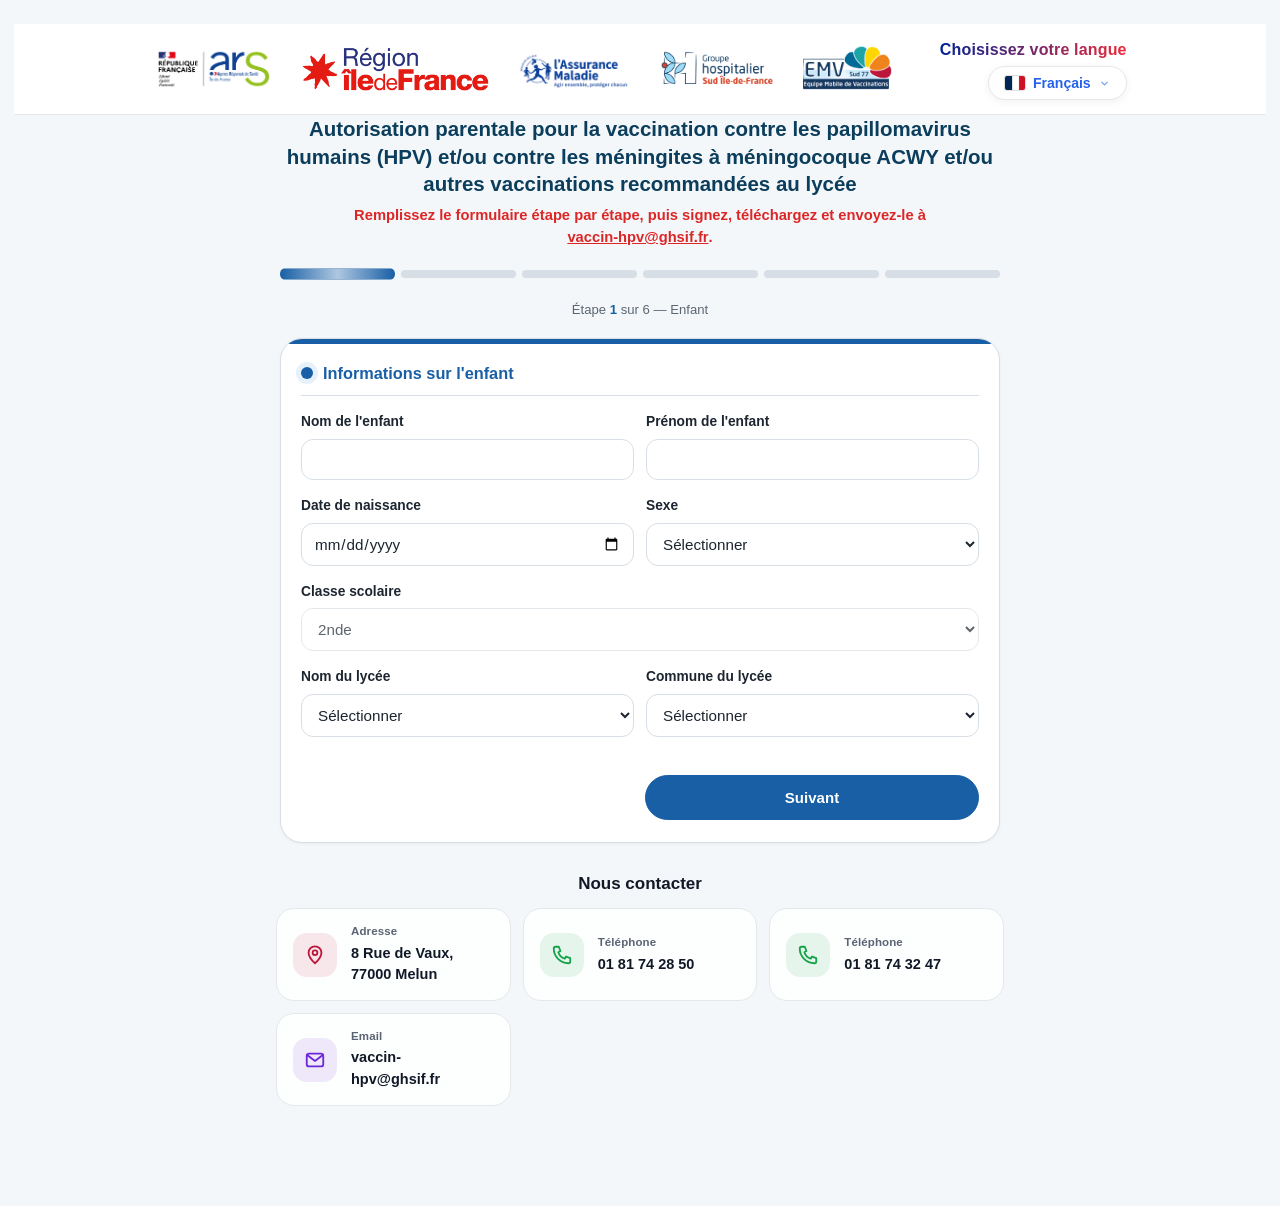
<file: lycee/autorisation-vaccination.html>
<!DOCTYPE html>
<html lang="fr">
<head>
<meta charset="UTF-8">
<meta name="viewport" content="width=device-width, initial-scale=1.0">
<title>Autorisation vaccination HPV / ACWY</title>
<link rel="canonical" href="https://vaccination-sud77.fr/lycee/autorisation-vaccination.html">
<meta property="og:type" content="website">
<meta property="og:site_name" content="Campagne de vaccination en milieu scolaire en Seine-et-Marne">
<meta property="og:locale" content="fr_FR">
<meta property="og:title" content="Autorisation vaccination HPV / ACWY">
<meta property="og:url" content="https://vaccination-sud77.fr/lycee/autorisation-vaccination.html">
<meta property="og:image" content="https://vaccination-sud77.fr/img/partage.png">
<meta property="og:image:width" content="1200">
<meta property="og:image:height" content="630">
<meta property="og:image:alt" content="Logo de l’Équipe Mobile de Vaccination Sud 77">
<meta name="twitter:card" content="summary_large_image">
<!-- Outil de création du PDF (jsPDF 2.5.1), hébergé sur le site. Copie de secours en ligne si le fichier local ne se charge pas -->
<script src="../js/jspdf.umd.min.js?v=2.5.1"></script>
<script>window.jspdf||document.write('<script src="https://cdnjs.cloudflare.com/ajax/libs/jspdf/2.5.1/jspdf.umd.min.js"><\/script>')</script>
<script>
//---------------------------------------------------------------------
//
// QR Code Generator for JavaScript
//
// Copyright (c) 2009 Kazuhiko Arase
//
// URL: http://www.d-project.com/
//
// Licensed under the MIT license:
//  http://www.opensource.org/licenses/mit-license.php
//
// The word 'QR Code' is registered trademark of
// DENSO WAVE INCORPORATED
//  http://www.denso-wave.com/qrcode/faqpatent-e.html
//
//---------------------------------------------------------------------

var qrcode = function() {

  //---------------------------------------------------------------------
  // qrcode
  //---------------------------------------------------------------------

  /**
   * qrcode
   * @param typeNumber 1 to 40
   * @param errorCorrectionLevel 'L','M','Q','H'
   */
  var qrcode = function(typeNumber, errorCorrectionLevel) {

    var PAD0 = 0xEC;
    var PAD1 = 0x11;

    var _typeNumber = typeNumber;
    var _errorCorrectionLevel = QRErrorCorrectionLevel[errorCorrectionLevel];
    var _modules = null;
    var _moduleCount = 0;
    var _dataCache = null;
    var _dataList = [];

    var _this = {};

    var makeImpl = function(test, maskPattern) {

      _moduleCount = _typeNumber * 4 + 17;
      _modules = function(moduleCount) {
        var modules = new Array(moduleCount);
        for (var row = 0; row < moduleCount; row += 1) {
          modules[row] = new Array(moduleCount);
          for (var col = 0; col < moduleCount; col += 1) {
            modules[row][col] = null;
          }
        }
        return modules;
      }(_moduleCount);

      setupPositionProbePattern(0, 0);
      setupPositionProbePattern(_moduleCount - 7, 0);
      setupPositionProbePattern(0, _moduleCount - 7);
      setupPositionAdjustPattern();
      setupTimingPattern();
      setupTypeInfo(test, maskPattern);

      if (_typeNumber >= 7) {
        setupTypeNumber(test);
      }

      if (_dataCache == null) {
        _dataCache = createData(_typeNumber, _errorCorrectionLevel, _dataList);
      }

      mapData(_dataCache, maskPattern);
    };

    var setupPositionProbePattern = function(row, col) {

      for (var r = -1; r <= 7; r += 1) {

        if (row + r <= -1 || _moduleCount <= row + r) continue;

        for (var c = -1; c <= 7; c += 1) {

          if (col + c <= -1 || _moduleCount <= col + c) continue;

          if ( (0 <= r && r <= 6 && (c == 0 || c == 6) )
              || (0 <= c && c <= 6 && (r == 0 || r == 6) )
              || (2 <= r && r <= 4 && 2 <= c && c <= 4) ) {
            _modules[row + r][col + c] = true;
          } else {
            _modules[row + r][col + c] = false;
          }
        }
      }
    };

    var getBestMaskPattern = function() {

      var minLostPoint = 0;
      var pattern = 0;

      for (var i = 0; i < 8; i += 1) {

        makeImpl(true, i);

        var lostPoint = QRUtil.getLostPoint(_this);

        if (i == 0 || minLostPoint > lostPoint) {
          minLostPoint = lostPoint;
          pattern = i;
        }
      }

      return pattern;
    };

    var setupTimingPattern = function() {

      for (var r = 8; r < _moduleCount - 8; r += 1) {
        if (_modules[r][6] != null) {
          continue;
        }
        _modules[r][6] = (r % 2 == 0);
      }

      for (var c = 8; c < _moduleCount - 8; c += 1) {
        if (_modules[6][c] != null) {
          continue;
        }
        _modules[6][c] = (c % 2 == 0);
      }
    };

    var setupPositionAdjustPattern = function() {

      var pos = QRUtil.getPatternPosition(_typeNumber);

      for (var i = 0; i < pos.length; i += 1) {

        for (var j = 0; j < pos.length; j += 1) {

          var row = pos[i];
          var col = pos[j];

          if (_modules[row][col] != null) {
            continue;
          }

          for (var r = -2; r <= 2; r += 1) {

            for (var c = -2; c <= 2; c += 1) {

              if (r == -2 || r == 2 || c == -2 || c == 2
                  || (r == 0 && c == 0) ) {
                _modules[row + r][col + c] = true;
              } else {
                _modules[row + r][col + c] = false;
              }
            }
          }
        }
      }
    };

    var setupTypeNumber = function(test) {

      var bits = QRUtil.getBCHTypeNumber(_typeNumber);

      for (var i = 0; i < 18; i += 1) {
        var mod = (!test && ( (bits >> i) & 1) == 1);
        _modules[Math.floor(i / 3)][i % 3 + _moduleCount - 8 - 3] = mod;
      }

      for (var i = 0; i < 18; i += 1) {
        var mod = (!test && ( (bits >> i) & 1) == 1);
        _modules[i % 3 + _moduleCount - 8 - 3][Math.floor(i / 3)] = mod;
      }
    };

    var setupTypeInfo = function(test, maskPattern) {

      var data = (_errorCorrectionLevel << 3) | maskPattern;
      var bits = QRUtil.getBCHTypeInfo(data);

      // vertical
      for (var i = 0; i < 15; i += 1) {

        var mod = (!test && ( (bits >> i) & 1) == 1);

        if (i < 6) {
          _modules[i][8] = mod;
        } else if (i < 8) {
          _modules[i + 1][8] = mod;
        } else {
          _modules[_moduleCount - 15 + i][8] = mod;
        }
      }

      // horizontal
      for (var i = 0; i < 15; i += 1) {

        var mod = (!test && ( (bits >> i) & 1) == 1);

        if (i < 8) {
          _modules[8][_moduleCount - i - 1] = mod;
        } else if (i < 9) {
          _modules[8][15 - i - 1 + 1] = mod;
        } else {
          _modules[8][15 - i - 1] = mod;
        }
      }

      // fixed module
      _modules[_moduleCount - 8][8] = (!test);
    };

    var mapData = function(data, maskPattern) {

      var inc = -1;
      var row = _moduleCount - 1;
      var bitIndex = 7;
      var byteIndex = 0;
      var maskFunc = QRUtil.getMaskFunction(maskPattern);

      for (var col = _moduleCount - 1; col > 0; col -= 2) {

        if (col == 6) col -= 1;

        while (true) {

          for (var c = 0; c < 2; c += 1) {

            if (_modules[row][col - c] == null) {

              var dark = false;

              if (byteIndex < data.length) {
                dark = ( ( (data[byteIndex] >>> bitIndex) & 1) == 1);
              }

              var mask = maskFunc(row, col - c);

              if (mask) {
                dark = !dark;
              }

              _modules[row][col - c] = dark;
              bitIndex -= 1;

              if (bitIndex == -1) {
                byteIndex += 1;
                bitIndex = 7;
              }
            }
          }

          row += inc;

          if (row < 0 || _moduleCount <= row) {
            row -= inc;
            inc = -inc;
            break;
          }
        }
      }
    };

    var createBytes = function(buffer, rsBlocks) {

      var offset = 0;

      var maxDcCount = 0;
      var maxEcCount = 0;

      var dcdata = new Array(rsBlocks.length);
      var ecdata = new Array(rsBlocks.length);

      for (var r = 0; r < rsBlocks.length; r += 1) {

        var dcCount = rsBlocks[r].dataCount;
        var ecCount = rsBlocks[r].totalCount - dcCount;

        maxDcCount = Math.max(maxDcCount, dcCount);
        maxEcCount = Math.max(maxEcCount, ecCount);

        dcdata[r] = new Array(dcCount);

        for (var i = 0; i < dcdata[r].length; i += 1) {
          dcdata[r][i] = 0xff & buffer.getBuffer()[i + offset];
        }
        offset += dcCount;

        var rsPoly = QRUtil.getErrorCorrectPolynomial(ecCount);
        var rawPoly = qrPolynomial(dcdata[r], rsPoly.getLength() - 1);

        var modPoly = rawPoly.mod(rsPoly);
        ecdata[r] = new Array(rsPoly.getLength() - 1);
        for (var i = 0; i < ecdata[r].length; i += 1) {
          var modIndex = i + modPoly.getLength() - ecdata[r].length;
          ecdata[r][i] = (modIndex >= 0)? modPoly.getAt(modIndex) : 0;
        }
      }

      var totalCodeCount = 0;
      for (var i = 0; i < rsBlocks.length; i += 1) {
        totalCodeCount += rsBlocks[i].totalCount;
      }

      var data = new Array(totalCodeCount);
      var index = 0;

      for (var i = 0; i < maxDcCount; i += 1) {
        for (var r = 0; r < rsBlocks.length; r += 1) {
          if (i < dcdata[r].length) {
            data[index] = dcdata[r][i];
            index += 1;
          }
        }
      }

      for (var i = 0; i < maxEcCount; i += 1) {
        for (var r = 0; r < rsBlocks.length; r += 1) {
          if (i < ecdata[r].length) {
            data[index] = ecdata[r][i];
            index += 1;
          }
        }
      }

      return data;
    };

    var createData = function(typeNumber, errorCorrectionLevel, dataList) {

      var rsBlocks = QRRSBlock.getRSBlocks(typeNumber, errorCorrectionLevel);

      var buffer = qrBitBuffer();

      for (var i = 0; i < dataList.length; i += 1) {
        var data = dataList[i];
        buffer.put(data.getMode(), 4);
        buffer.put(data.getLength(), QRUtil.getLengthInBits(data.getMode(), typeNumber) );
        data.write(buffer);
      }

      // calc num max data.
      var totalDataCount = 0;
      for (var i = 0; i < rsBlocks.length; i += 1) {
        totalDataCount += rsBlocks[i].dataCount;
      }

      if (buffer.getLengthInBits() > totalDataCount * 8) {
        throw 'code length overflow. ('
          + buffer.getLengthInBits()
          + '>'
          + totalDataCount * 8
          + ')';
      }

      // end code
      if (buffer.getLengthInBits() + 4 <= totalDataCount * 8) {
        buffer.put(0, 4);
      }

      // padding
      while (buffer.getLengthInBits() % 8 != 0) {
        buffer.putBit(false);
      }

      // padding
      while (true) {

        if (buffer.getLengthInBits() >= totalDataCount * 8) {
          break;
        }
        buffer.put(PAD0, 8);

        if (buffer.getLengthInBits() >= totalDataCount * 8) {
          break;
        }
        buffer.put(PAD1, 8);
      }

      return createBytes(buffer, rsBlocks);
    };

    _this.addData = function(data, mode) {

      mode = mode || 'Byte';

      var newData = null;

      switch(mode) {
      case 'Numeric' :
        newData = qrNumber(data);
        break;
      case 'Alphanumeric' :
        newData = qrAlphaNum(data);
        break;
      case 'Byte' :
        newData = qr8BitByte(data);
        break;
      case 'Kanji' :
        newData = qrKanji(data);
        break;
      default :
        throw 'mode:' + mode;
      }

      _dataList.push(newData);
      _dataCache = null;
    };

    _this.isDark = function(row, col) {
      if (row < 0 || _moduleCount <= row || col < 0 || _moduleCount <= col) {
        throw row + ',' + col;
      }
      return _modules[row][col];
    };

    _this.getModuleCount = function() {
      return _moduleCount;
    };

    _this.make = function() {
      if (_typeNumber < 1) {
        var typeNumber = 1;

        for (; typeNumber < 40; typeNumber++) {
          var rsBlocks = QRRSBlock.getRSBlocks(typeNumber, _errorCorrectionLevel);
          var buffer = qrBitBuffer();

          for (var i = 0; i < _dataList.length; i++) {
            var data = _dataList[i];
            buffer.put(data.getMode(), 4);
            buffer.put(data.getLength(), QRUtil.getLengthInBits(data.getMode(), typeNumber) );
            data.write(buffer);
          }

          var totalDataCount = 0;
          for (var i = 0; i < rsBlocks.length; i++) {
            totalDataCount += rsBlocks[i].dataCount;
          }

          if (buffer.getLengthInBits() <= totalDataCount * 8) {
            break;
          }
        }

        _typeNumber = typeNumber;
      }

      makeImpl(false, getBestMaskPattern() );
    };

    _this.createTableTag = function(cellSize, margin) {

      cellSize = cellSize || 2;
      margin = (typeof margin == 'undefined')? cellSize * 4 : margin;

      var qrHtml = '';

      qrHtml += '<table style="';
      qrHtml += ' border-width: 0px; border-style: none;';
      qrHtml += ' border-collapse: collapse;';
      qrHtml += ' padding: 0px; margin: ' + margin + 'px;';
      qrHtml += '">';
      qrHtml += '<tbody>';

      for (var r = 0; r < _this.getModuleCount(); r += 1) {

        qrHtml += '<tr>';

        for (var c = 0; c < _this.getModuleCount(); c += 1) {
          qrHtml += '<td style="';
          qrHtml += ' border-width: 0px; border-style: none;';
          qrHtml += ' border-collapse: collapse;';
          qrHtml += ' padding: 0px; margin: 0px;';
          qrHtml += ' width: ' + cellSize + 'px;';
          qrHtml += ' height: ' + cellSize + 'px;';
          qrHtml += ' background-color: ';
          qrHtml += _this.isDark(r, c)? '#000000' : '#ffffff';
          qrHtml += ';';
          qrHtml += '"/>';
        }

        qrHtml += '</tr>';
      }

      qrHtml += '</tbody>';
      qrHtml += '</table>';

      return qrHtml;
    };

    _this.createSvgTag = function(cellSize, margin, alt, title) {

      var opts = {};
      if (typeof arguments[0] == 'object') {
        // Called by options.
        opts = arguments[0];
        // overwrite cellSize and margin.
        cellSize = opts.cellSize;
        margin = opts.margin;
        alt = opts.alt;
        title = opts.title;
      }

      cellSize = cellSize || 2;
      margin = (typeof margin == 'undefined')? cellSize * 4 : margin;

      // Compose alt property surrogate
      alt = (typeof alt === 'string') ? {text: alt} : alt || {};
      alt.text = alt.text || null;
      alt.id = (alt.text) ? alt.id || 'qrcode-description' : null;

      // Compose title property surrogate
      title = (typeof title === 'string') ? {text: title} : title || {};
      title.text = title.text || null;
      title.id = (title.text) ? title.id || 'qrcode-title' : null;

      var size = _this.getModuleCount() * cellSize + margin * 2;
      var c, mc, r, mr, qrSvg='', rect;

      rect = 'l' + cellSize + ',0 0,' + cellSize +
        ' -' + cellSize + ',0 0,-' + cellSize + 'z ';

      qrSvg += '<svg version="1.1" xmlns="http://www.w3.org/2000/svg"';
      qrSvg += !opts.scalable ? ' width="' + size + 'px" height="' + size + 'px"' : '';
      qrSvg += ' viewBox="0 0 ' + size + ' ' + size + '" ';
      qrSvg += ' preserveAspectRatio="xMinYMin meet"';
      qrSvg += (title.text || alt.text) ? ' role="img" aria-labelledby="' +
          escapeXml([title.id, alt.id].join(' ').trim() ) + '"' : '';
      qrSvg += '>';
      qrSvg += (title.text) ? '<title id="' + escapeXml(title.id) + '">' +
          escapeXml(title.text) + '</title>' : '';
      qrSvg += (alt.text) ? '<description id="' + escapeXml(alt.id) + '">' +
          escapeXml(alt.text) + '</description>' : '';
      qrSvg += '<rect width="100%" height="100%" fill="white" cx="0" cy="0"/>';
      qrSvg += '<path d="';

      for (r = 0; r < _this.getModuleCount(); r += 1) {
        mr = r * cellSize + margin;
        for (c = 0; c < _this.getModuleCount(); c += 1) {
          if (_this.isDark(r, c) ) {
            mc = c*cellSize+margin;
            qrSvg += 'M' + mc + ',' + mr + rect;
          }
        }
      }

      qrSvg += '" stroke="transparent" fill="black"/>';
      qrSvg += '</svg>';

      return qrSvg;
    };

    _this.createDataURL = function(cellSize, margin) {

      cellSize = cellSize || 2;
      margin = (typeof margin == 'undefined')? cellSize * 4 : margin;

      var size = _this.getModuleCount() * cellSize + margin * 2;
      var min = margin;
      var max = size - margin;

      return createDataURL(size, size, function(x, y) {
        if (min <= x && x < max && min <= y && y < max) {
          var c = Math.floor( (x - min) / cellSize);
          var r = Math.floor( (y - min) / cellSize);
          return _this.isDark(r, c)? 0 : 1;
        } else {
          return 1;
        }
      } );
    };

    _this.createImgTag = function(cellSize, margin, alt) {

      cellSize = cellSize || 2;
      margin = (typeof margin == 'undefined')? cellSize * 4 : margin;

      var size = _this.getModuleCount() * cellSize + margin * 2;

      var img = '';
      img += '<img';
      img += '\u0020src="';
      img += _this.createDataURL(cellSize, margin);
      img += '"';
      img += '\u0020width="';
      img += size;
      img += '"';
      img += '\u0020height="';
      img += size;
      img += '"';
      if (alt) {
        img += '\u0020alt="';
        img += escapeXml(alt);
        img += '"';
      }
      img += '/>';

      return img;
    };

    var escapeXml = function(s) {
      var escaped = '';
      for (var i = 0; i < s.length; i += 1) {
        var c = s.charAt(i);
        switch(c) {
        case '<': escaped += '&lt;'; break;
        case '>': escaped += '&gt;'; break;
        case '&': escaped += '&amp;'; break;
        case '"': escaped += '&quot;'; break;
        default : escaped += c; break;
        }
      }
      return escaped;
    };

    var _createHalfASCII = function(margin) {
      var cellSize = 1;
      margin = (typeof margin == 'undefined')? cellSize * 2 : margin;

      var size = _this.getModuleCount() * cellSize + margin * 2;
      var min = margin;
      var max = size - margin;

      var y, x, r1, r2, p;

      var blocks = {
        '██': '█',
        '█ ': '▀',
        ' █': '▄',
        '  ': ' '
      };

      var blocksLastLineNoMargin = {
        '██': '▀',
        '█ ': '▀',
        ' █': ' ',
        '  ': ' '
      };

      var ascii = '';
      for (y = 0; y < size; y += 2) {
        r1 = Math.floor((y - min) / cellSize);
        r2 = Math.floor((y + 1 - min) / cellSize);
        for (x = 0; x < size; x += 1) {
          p = '█';

          if (min <= x && x < max && min <= y && y < max && _this.isDark(r1, Math.floor((x - min) / cellSize))) {
            p = ' ';
          }

          if (min <= x && x < max && min <= y+1 && y+1 < max && _this.isDark(r2, Math.floor((x - min) / cellSize))) {
            p += ' ';
          }
          else {
            p += '█';
          }

          // Output 2 characters per pixel, to create full square. 1 character per pixels gives only half width of square.
          ascii += (margin < 1 && y+1 >= max) ? blocksLastLineNoMargin[p] : blocks[p];
        }

        ascii += '\n';
      }

      if (size % 2 && margin > 0) {
        return ascii.substring(0, ascii.length - size - 1) + Array(size+1).join('▀');
      }

      return ascii.substring(0, ascii.length-1);
    };

    _this.createASCII = function(cellSize, margin) {
      cellSize = cellSize || 1;

      if (cellSize < 2) {
        return _createHalfASCII(margin);
      }

      cellSize -= 1;
      margin = (typeof margin == 'undefined')? cellSize * 2 : margin;

      var size = _this.getModuleCount() * cellSize + margin * 2;
      var min = margin;
      var max = size - margin;

      var y, x, r, p;

      var white = Array(cellSize+1).join('██');
      var black = Array(cellSize+1).join('  ');

      var ascii = '';
      var line = '';
      for (y = 0; y < size; y += 1) {
        r = Math.floor( (y - min) / cellSize);
        line = '';
        for (x = 0; x < size; x += 1) {
          p = 1;

          if (min <= x && x < max && min <= y && y < max && _this.isDark(r, Math.floor((x - min) / cellSize))) {
            p = 0;
          }

          // Output 2 characters per pixel, to create full square. 1 character per pixels gives only half width of square.
          line += p ? white : black;
        }

        for (r = 0; r < cellSize; r += 1) {
          ascii += line + '\n';
        }
      }

      return ascii.substring(0, ascii.length-1);
    };

    _this.renderTo2dContext = function(context, cellSize) {
      cellSize = cellSize || 2;
      var length = _this.getModuleCount();
      for (var row = 0; row < length; row++) {
        for (var col = 0; col < length; col++) {
          context.fillStyle = _this.isDark(row, col) ? 'black' : 'white';
          context.fillRect(col * cellSize, row * cellSize, cellSize, cellSize);
        }
      }
    }

    return _this;
  };

  //---------------------------------------------------------------------
  // qrcode.stringToBytes
  //---------------------------------------------------------------------

  qrcode.stringToBytesFuncs = {
    'default' : function(s) {
      var bytes = [];
      for (var i = 0; i < s.length; i += 1) {
        var c = s.charCodeAt(i);
        bytes.push(c & 0xff);
      }
      return bytes;
    }
  };

  qrcode.stringToBytes = qrcode.stringToBytesFuncs['default'];

  //---------------------------------------------------------------------
  // qrcode.createStringToBytes
  //---------------------------------------------------------------------

  /**
   * @param unicodeData base64 string of byte array.
   * [16bit Unicode],[16bit Bytes], ...
   * @param numChars
   */
  qrcode.createStringToBytes = function(unicodeData, numChars) {

    // create conversion map.

    var unicodeMap = function() {

      var bin = base64DecodeInputStream(unicodeData);
      var read = function() {
        var b = bin.read();
        if (b == -1) throw 'eof';
        return b;
      };

      var count = 0;
      var unicodeMap = {};
      while (true) {
        var b0 = bin.read();
        if (b0 == -1) break;
        var b1 = read();
        var b2 = read();
        var b3 = read();
        var k = String.fromCharCode( (b0 << 8) | b1);
        var v = (b2 << 8) | b3;
        unicodeMap[k] = v;
        count += 1;
      }
      if (count != numChars) {
        throw count + ' != ' + numChars;
      }

      return unicodeMap;
    }();

    var unknownChar = '?'.charCodeAt(0);

    return function(s) {
      var bytes = [];
      for (var i = 0; i < s.length; i += 1) {
        var c = s.charCodeAt(i);
        if (c < 128) {
          bytes.push(c);
        } else {
          var b = unicodeMap[s.charAt(i)];
          if (typeof b == 'number') {
            if ( (b & 0xff) == b) {
              // 1byte
              bytes.push(b);
            } else {
              // 2bytes
              bytes.push(b >>> 8);
              bytes.push(b & 0xff);
            }
          } else {
            bytes.push(unknownChar);
          }
        }
      }
      return bytes;
    };
  };

  //---------------------------------------------------------------------
  // QRMode
  //---------------------------------------------------------------------

  var QRMode = {
    MODE_NUMBER :    1 << 0,
    MODE_ALPHA_NUM : 1 << 1,
    MODE_8BIT_BYTE : 1 << 2,
    MODE_KANJI :     1 << 3
  };

  //---------------------------------------------------------------------
  // QRErrorCorrectionLevel
  //---------------------------------------------------------------------

  var QRErrorCorrectionLevel = {
    L : 1,
    M : 0,
    Q : 3,
    H : 2
  };

  //---------------------------------------------------------------------
  // QRMaskPattern
  //---------------------------------------------------------------------

  var QRMaskPattern = {
    PATTERN000 : 0,
    PATTERN001 : 1,
    PATTERN010 : 2,
    PATTERN011 : 3,
    PATTERN100 : 4,
    PATTERN101 : 5,
    PATTERN110 : 6,
    PATTERN111 : 7
  };

  //---------------------------------------------------------------------
  // QRUtil
  //---------------------------------------------------------------------

  var QRUtil = function() {

    var PATTERN_POSITION_TABLE = [
      [],
      [6, 18],
      [6, 22],
      [6, 26],
      [6, 30],
      [6, 34],
      [6, 22, 38],
      [6, 24, 42],
      [6, 26, 46],
      [6, 28, 50],
      [6, 30, 54],
      [6, 32, 58],
      [6, 34, 62],
      [6, 26, 46, 66],
      [6, 26, 48, 70],
      [6, 26, 50, 74],
      [6, 30, 54, 78],
      [6, 30, 56, 82],
      [6, 30, 58, 86],
      [6, 34, 62, 90],
      [6, 28, 50, 72, 94],
      [6, 26, 50, 74, 98],
      [6, 30, 54, 78, 102],
      [6, 28, 54, 80, 106],
      [6, 32, 58, 84, 110],
      [6, 30, 58, 86, 114],
      [6, 34, 62, 90, 118],
      [6, 26, 50, 74, 98, 122],
      [6, 30, 54, 78, 102, 126],
      [6, 26, 52, 78, 104, 130],
      [6, 30, 56, 82, 108, 134],
      [6, 34, 60, 86, 112, 138],
      [6, 30, 58, 86, 114, 142],
      [6, 34, 62, 90, 118, 146],
      [6, 30, 54, 78, 102, 126, 150],
      [6, 24, 50, 76, 102, 128, 154],
      [6, 28, 54, 80, 106, 132, 158],
      [6, 32, 58, 84, 110, 136, 162],
      [6, 26, 54, 82, 110, 138, 166],
      [6, 30, 58, 86, 114, 142, 170]
    ];
    var G15 = (1 << 10) | (1 << 8) | (1 << 5) | (1 << 4) | (1 << 2) | (1 << 1) | (1 << 0);
    var G18 = (1 << 12) | (1 << 11) | (1 << 10) | (1 << 9) | (1 << 8) | (1 << 5) | (1 << 2) | (1 << 0);
    var G15_MASK = (1 << 14) | (1 << 12) | (1 << 10) | (1 << 4) | (1 << 1);

    var _this = {};

    var getBCHDigit = function(data) {
      var digit = 0;
      while (data != 0) {
        digit += 1;
        data >>>= 1;
      }
      return digit;
    };

    _this.getBCHTypeInfo = function(data) {
      var d = data << 10;
      while (getBCHDigit(d) - getBCHDigit(G15) >= 0) {
        d ^= (G15 << (getBCHDigit(d) - getBCHDigit(G15) ) );
      }
      return ( (data << 10) | d) ^ G15_MASK;
    };

    _this.getBCHTypeNumber = function(data) {
      var d = data << 12;
      while (getBCHDigit(d) - getBCHDigit(G18) >= 0) {
        d ^= (G18 << (getBCHDigit(d) - getBCHDigit(G18) ) );
      }
      return (data << 12) | d;
    };

    _this.getPatternPosition = function(typeNumber) {
      return PATTERN_POSITION_TABLE[typeNumber - 1];
    };

    _this.getMaskFunction = function(maskPattern) {

      switch (maskPattern) {

      case QRMaskPattern.PATTERN000 :
        return function(i, j) { return (i + j) % 2 == 0; };
      case QRMaskPattern.PATTERN001 :
        return function(i, j) { return i % 2 == 0; };
      case QRMaskPattern.PATTERN010 :
        return function(i, j) { return j % 3 == 0; };
      case QRMaskPattern.PATTERN011 :
        return function(i, j) { return (i + j) % 3 == 0; };
      case QRMaskPattern.PATTERN100 :
        return function(i, j) { return (Math.floor(i / 2) + Math.floor(j / 3) ) % 2 == 0; };
      case QRMaskPattern.PATTERN101 :
        return function(i, j) { return (i * j) % 2 + (i * j) % 3 == 0; };
      case QRMaskPattern.PATTERN110 :
        return function(i, j) { return ( (i * j) % 2 + (i * j) % 3) % 2 == 0; };
      case QRMaskPattern.PATTERN111 :
        return function(i, j) { return ( (i * j) % 3 + (i + j) % 2) % 2 == 0; };

      default :
        throw 'bad maskPattern:' + maskPattern;
      }
    };

    _this.getErrorCorrectPolynomial = function(errorCorrectLength) {
      var a = qrPolynomial([1], 0);
      for (var i = 0; i < errorCorrectLength; i += 1) {
        a = a.multiply(qrPolynomial([1, QRMath.gexp(i)], 0) );
      }
      return a;
    };

    _this.getLengthInBits = function(mode, type) {

      if (1 <= type && type < 10) {

        // 1 - 9

        switch(mode) {
        case QRMode.MODE_NUMBER    : return 10;
        case QRMode.MODE_ALPHA_NUM : return 9;
        case QRMode.MODE_8BIT_BYTE : return 8;
        case QRMode.MODE_KANJI     : return 8;
        default :
          throw 'mode:' + mode;
        }

      } else if (type < 27) {

        // 10 - 26

        switch(mode) {
        case QRMode.MODE_NUMBER    : return 12;
        case QRMode.MODE_ALPHA_NUM : return 11;
        case QRMode.MODE_8BIT_BYTE : return 16;
        case QRMode.MODE_KANJI     : return 10;
        default :
          throw 'mode:' + mode;
        }

      } else if (type < 41) {

        // 27 - 40

        switch(mode) {
        case QRMode.MODE_NUMBER    : return 14;
        case QRMode.MODE_ALPHA_NUM : return 13;
        case QRMode.MODE_8BIT_BYTE : return 16;
        case QRMode.MODE_KANJI     : return 12;
        default :
          throw 'mode:' + mode;
        }

      } else {
        throw 'type:' + type;
      }
    };

    _this.getLostPoint = function(qrcode) {

      var moduleCount = qrcode.getModuleCount();

      var lostPoint = 0;

      // LEVEL1

      for (var row = 0; row < moduleCount; row += 1) {
        for (var col = 0; col < moduleCount; col += 1) {

          var sameCount = 0;
          var dark = qrcode.isDark(row, col);

          for (var r = -1; r <= 1; r += 1) {

            if (row + r < 0 || moduleCount <= row + r) {
              continue;
            }

            for (var c = -1; c <= 1; c += 1) {

              if (col + c < 0 || moduleCount <= col + c) {
                continue;
              }

              if (r == 0 && c == 0) {
                continue;
              }

              if (dark == qrcode.isDark(row + r, col + c) ) {
                sameCount += 1;
              }
            }
          }

          if (sameCount > 5) {
            lostPoint += (3 + sameCount - 5);
          }
        }
      };

      // LEVEL2

      for (var row = 0; row < moduleCount - 1; row += 1) {
        for (var col = 0; col < moduleCount - 1; col += 1) {
          var count = 0;
          if (qrcode.isDark(row, col) ) count += 1;
          if (qrcode.isDark(row + 1, col) ) count += 1;
          if (qrcode.isDark(row, col + 1) ) count += 1;
          if (qrcode.isDark(row + 1, col + 1) ) count += 1;
          if (count == 0 || count == 4) {
            lostPoint += 3;
          }
        }
      }

      // LEVEL3

      for (var row = 0; row < moduleCount; row += 1) {
        for (var col = 0; col < moduleCount - 6; col += 1) {
          if (qrcode.isDark(row, col)
              && !qrcode.isDark(row, col + 1)
              &&  qrcode.isDark(row, col + 2)
              &&  qrcode.isDark(row, col + 3)
              &&  qrcode.isDark(row, col + 4)
              && !qrcode.isDark(row, col + 5)
              &&  qrcode.isDark(row, col + 6) ) {
            lostPoint += 40;
          }
        }
      }

      for (var col = 0; col < moduleCount; col += 1) {
        for (var row = 0; row < moduleCount - 6; row += 1) {
          if (qrcode.isDark(row, col)
              && !qrcode.isDark(row + 1, col)
              &&  qrcode.isDark(row + 2, col)
              &&  qrcode.isDark(row + 3, col)
              &&  qrcode.isDark(row + 4, col)
              && !qrcode.isDark(row + 5, col)
              &&  qrcode.isDark(row + 6, col) ) {
            lostPoint += 40;
          }
        }
      }

      // LEVEL4

      var darkCount = 0;

      for (var col = 0; col < moduleCount; col += 1) {
        for (var row = 0; row < moduleCount; row += 1) {
          if (qrcode.isDark(row, col) ) {
            darkCount += 1;
          }
        }
      }

      var ratio = Math.abs(100 * darkCount / moduleCount / moduleCount - 50) / 5;
      lostPoint += ratio * 10;

      return lostPoint;
    };

    return _this;
  }();

  //---------------------------------------------------------------------
  // QRMath
  //---------------------------------------------------------------------

  var QRMath = function() {

    var EXP_TABLE = new Array(256);
    var LOG_TABLE = new Array(256);

    // initialize tables
    for (var i = 0; i < 8; i += 1) {
      EXP_TABLE[i] = 1 << i;
    }
    for (var i = 8; i < 256; i += 1) {
      EXP_TABLE[i] = EXP_TABLE[i - 4]
        ^ EXP_TABLE[i - 5]
        ^ EXP_TABLE[i - 6]
        ^ EXP_TABLE[i - 8];
    }
    for (var i = 0; i < 255; i += 1) {
      LOG_TABLE[EXP_TABLE[i] ] = i;
    }

    var _this = {};

    _this.glog = function(n) {

      if (n < 1) {
        throw 'glog(' + n + ')';
      }

      return LOG_TABLE[n];
    };

    _this.gexp = function(n) {

      while (n < 0) {
        n += 255;
      }

      while (n >= 256) {
        n -= 255;
      }

      return EXP_TABLE[n];
    };

    return _this;
  }();

  //---------------------------------------------------------------------
  // qrPolynomial
  //---------------------------------------------------------------------

  function qrPolynomial(num, shift) {

    if (typeof num.length == 'undefined') {
      throw num.length + '/' + shift;
    }

    var _num = function() {
      var offset = 0;
      while (offset < num.length && num[offset] == 0) {
        offset += 1;
      }
      var _num = new Array(num.length - offset + shift);
      for (var i = 0; i < num.length - offset; i += 1) {
        _num[i] = num[i + offset];
      }
      return _num;
    }();

    var _this = {};

    _this.getAt = function(index) {
      return _num[index];
    };

    _this.getLength = function() {
      return _num.length;
    };

    _this.multiply = function(e) {

      var num = new Array(_this.getLength() + e.getLength() - 1);

      for (var i = 0; i < _this.getLength(); i += 1) {
        for (var j = 0; j < e.getLength(); j += 1) {
          num[i + j] ^= QRMath.gexp(QRMath.glog(_this.getAt(i) ) + QRMath.glog(e.getAt(j) ) );
        }
      }

      return qrPolynomial(num, 0);
    };

    _this.mod = function(e) {

      if (_this.getLength() - e.getLength() < 0) {
        return _this;
      }

      var ratio = QRMath.glog(_this.getAt(0) ) - QRMath.glog(e.getAt(0) );

      var num = new Array(_this.getLength() );
      for (var i = 0; i < _this.getLength(); i += 1) {
        num[i] = _this.getAt(i);
      }

      for (var i = 0; i < e.getLength(); i += 1) {
        num[i] ^= QRMath.gexp(QRMath.glog(e.getAt(i) ) + ratio);
      }

      // recursive call
      return qrPolynomial(num, 0).mod(e);
    };

    return _this;
  };

  //---------------------------------------------------------------------
  // QRRSBlock
  //---------------------------------------------------------------------

  var QRRSBlock = function() {

    var RS_BLOCK_TABLE = [

      // L
      // M
      // Q
      // H

      // 1
      [1, 26, 19],
      [1, 26, 16],
      [1, 26, 13],
      [1, 26, 9],

      // 2
      [1, 44, 34],
      [1, 44, 28],
      [1, 44, 22],
      [1, 44, 16],

      // 3
      [1, 70, 55],
      [1, 70, 44],
      [2, 35, 17],
      [2, 35, 13],

      // 4
      [1, 100, 80],
      [2, 50, 32],
      [2, 50, 24],
      [4, 25, 9],

      // 5
      [1, 134, 108],
      [2, 67, 43],
      [2, 33, 15, 2, 34, 16],
      [2, 33, 11, 2, 34, 12],

      // 6
      [2, 86, 68],
      [4, 43, 27],
      [4, 43, 19],
      [4, 43, 15],

      // 7
      [2, 98, 78],
      [4, 49, 31],
      [2, 32, 14, 4, 33, 15],
      [4, 39, 13, 1, 40, 14],

      // 8
      [2, 121, 97],
      [2, 60, 38, 2, 61, 39],
      [4, 40, 18, 2, 41, 19],
      [4, 40, 14, 2, 41, 15],

      // 9
      [2, 146, 116],
      [3, 58, 36, 2, 59, 37],
      [4, 36, 16, 4, 37, 17],
      [4, 36, 12, 4, 37, 13],

      // 10
      [2, 86, 68, 2, 87, 69],
      [4, 69, 43, 1, 70, 44],
      [6, 43, 19, 2, 44, 20],
      [6, 43, 15, 2, 44, 16],

      // 11
      [4, 101, 81],
      [1, 80, 50, 4, 81, 51],
      [4, 50, 22, 4, 51, 23],
      [3, 36, 12, 8, 37, 13],

      // 12
      [2, 116, 92, 2, 117, 93],
      [6, 58, 36, 2, 59, 37],
      [4, 46, 20, 6, 47, 21],
      [7, 42, 14, 4, 43, 15],

      // 13
      [4, 133, 107],
      [8, 59, 37, 1, 60, 38],
      [8, 44, 20, 4, 45, 21],
      [12, 33, 11, 4, 34, 12],

      // 14
      [3, 145, 115, 1, 146, 116],
      [4, 64, 40, 5, 65, 41],
      [11, 36, 16, 5, 37, 17],
      [11, 36, 12, 5, 37, 13],

      // 15
      [5, 109, 87, 1, 110, 88],
      [5, 65, 41, 5, 66, 42],
      [5, 54, 24, 7, 55, 25],
      [11, 36, 12, 7, 37, 13],

      // 16
      [5, 122, 98, 1, 123, 99],
      [7, 73, 45, 3, 74, 46],
      [15, 43, 19, 2, 44, 20],
      [3, 45, 15, 13, 46, 16],

      // 17
      [1, 135, 107, 5, 136, 108],
      [10, 74, 46, 1, 75, 47],
      [1, 50, 22, 15, 51, 23],
      [2, 42, 14, 17, 43, 15],

      // 18
      [5, 150, 120, 1, 151, 121],
      [9, 69, 43, 4, 70, 44],
      [17, 50, 22, 1, 51, 23],
      [2, 42, 14, 19, 43, 15],

      // 19
      [3, 141, 113, 4, 142, 114],
      [3, 70, 44, 11, 71, 45],
      [17, 47, 21, 4, 48, 22],
      [9, 39, 13, 16, 40, 14],

      // 20
      [3, 135, 107, 5, 136, 108],
      [3, 67, 41, 13, 68, 42],
      [15, 54, 24, 5, 55, 25],
      [15, 43, 15, 10, 44, 16],

      // 21
      [4, 144, 116, 4, 145, 117],
      [17, 68, 42],
      [17, 50, 22, 6, 51, 23],
      [19, 46, 16, 6, 47, 17],

      // 22
      [2, 139, 111, 7, 140, 112],
      [17, 74, 46],
      [7, 54, 24, 16, 55, 25],
      [34, 37, 13],

      // 23
      [4, 151, 121, 5, 152, 122],
      [4, 75, 47, 14, 76, 48],
      [11, 54, 24, 14, 55, 25],
      [16, 45, 15, 14, 46, 16],

      // 24
      [6, 147, 117, 4, 148, 118],
      [6, 73, 45, 14, 74, 46],
      [11, 54, 24, 16, 55, 25],
      [30, 46, 16, 2, 47, 17],

      // 25
      [8, 132, 106, 4, 133, 107],
      [8, 75, 47, 13, 76, 48],
      [7, 54, 24, 22, 55, 25],
      [22, 45, 15, 13, 46, 16],

      // 26
      [10, 142, 114, 2, 143, 115],
      [19, 74, 46, 4, 75, 47],
      [28, 50, 22, 6, 51, 23],
      [33, 46, 16, 4, 47, 17],

      // 27
      [8, 152, 122, 4, 153, 123],
      [22, 73, 45, 3, 74, 46],
      [8, 53, 23, 26, 54, 24],
      [12, 45, 15, 28, 46, 16],

      // 28
      [3, 147, 117, 10, 148, 118],
      [3, 73, 45, 23, 74, 46],
      [4, 54, 24, 31, 55, 25],
      [11, 45, 15, 31, 46, 16],

      // 29
      [7, 146, 116, 7, 147, 117],
      [21, 73, 45, 7, 74, 46],
      [1, 53, 23, 37, 54, 24],
      [19, 45, 15, 26, 46, 16],

      // 30
      [5, 145, 115, 10, 146, 116],
      [19, 75, 47, 10, 76, 48],
      [15, 54, 24, 25, 55, 25],
      [23, 45, 15, 25, 46, 16],

      // 31
      [13, 145, 115, 3, 146, 116],
      [2, 74, 46, 29, 75, 47],
      [42, 54, 24, 1, 55, 25],
      [23, 45, 15, 28, 46, 16],

      // 32
      [17, 145, 115],
      [10, 74, 46, 23, 75, 47],
      [10, 54, 24, 35, 55, 25],
      [19, 45, 15, 35, 46, 16],

      // 33
      [17, 145, 115, 1, 146, 116],
      [14, 74, 46, 21, 75, 47],
      [29, 54, 24, 19, 55, 25],
      [11, 45, 15, 46, 46, 16],

      // 34
      [13, 145, 115, 6, 146, 116],
      [14, 74, 46, 23, 75, 47],
      [44, 54, 24, 7, 55, 25],
      [59, 46, 16, 1, 47, 17],

      // 35
      [12, 151, 121, 7, 152, 122],
      [12, 75, 47, 26, 76, 48],
      [39, 54, 24, 14, 55, 25],
      [22, 45, 15, 41, 46, 16],

      // 36
      [6, 151, 121, 14, 152, 122],
      [6, 75, 47, 34, 76, 48],
      [46, 54, 24, 10, 55, 25],
      [2, 45, 15, 64, 46, 16],

      // 37
      [17, 152, 122, 4, 153, 123],
      [29, 74, 46, 14, 75, 47],
      [49, 54, 24, 10, 55, 25],
      [24, 45, 15, 46, 46, 16],

      // 38
      [4, 152, 122, 18, 153, 123],
      [13, 74, 46, 32, 75, 47],
      [48, 54, 24, 14, 55, 25],
      [42, 45, 15, 32, 46, 16],

      // 39
      [20, 147, 117, 4, 148, 118],
      [40, 75, 47, 7, 76, 48],
      [43, 54, 24, 22, 55, 25],
      [10, 45, 15, 67, 46, 16],

      // 40
      [19, 148, 118, 6, 149, 119],
      [18, 75, 47, 31, 76, 48],
      [34, 54, 24, 34, 55, 25],
      [20, 45, 15, 61, 46, 16]
    ];

    var qrRSBlock = function(totalCount, dataCount) {
      var _this = {};
      _this.totalCount = totalCount;
      _this.dataCount = dataCount;
      return _this;
    };

    var _this = {};

    var getRsBlockTable = function(typeNumber, errorCorrectionLevel) {

      switch(errorCorrectionLevel) {
      case QRErrorCorrectionLevel.L :
        return RS_BLOCK_TABLE[(typeNumber - 1) * 4 + 0];
      case QRErrorCorrectionLevel.M :
        return RS_BLOCK_TABLE[(typeNumber - 1) * 4 + 1];
      case QRErrorCorrectionLevel.Q :
        return RS_BLOCK_TABLE[(typeNumber - 1) * 4 + 2];
      case QRErrorCorrectionLevel.H :
        return RS_BLOCK_TABLE[(typeNumber - 1) * 4 + 3];
      default :
        return undefined;
      }
    };

    _this.getRSBlocks = function(typeNumber, errorCorrectionLevel) {

      var rsBlock = getRsBlockTable(typeNumber, errorCorrectionLevel);

      if (typeof rsBlock == 'undefined') {
        throw 'bad rs block @ typeNumber:' + typeNumber +
            '/errorCorrectionLevel:' + errorCorrectionLevel;
      }

      var length = rsBlock.length / 3;

      var list = [];

      for (var i = 0; i < length; i += 1) {

        var count = rsBlock[i * 3 + 0];
        var totalCount = rsBlock[i * 3 + 1];
        var dataCount = rsBlock[i * 3 + 2];

        for (var j = 0; j < count; j += 1) {
          list.push(qrRSBlock(totalCount, dataCount) );
        }
      }

      return list;
    };

    return _this;
  }();

  //---------------------------------------------------------------------
  // qrBitBuffer
  //---------------------------------------------------------------------

  var qrBitBuffer = function() {

    var _buffer = [];
    var _length = 0;

    var _this = {};

    _this.getBuffer = function() {
      return _buffer;
    };

    _this.getAt = function(index) {
      var bufIndex = Math.floor(index / 8);
      return ( (_buffer[bufIndex] >>> (7 - index % 8) ) & 1) == 1;
    };

    _this.put = function(num, length) {
      for (var i = 0; i < length; i += 1) {
        _this.putBit( ( (num >>> (length - i - 1) ) & 1) == 1);
      }
    };

    _this.getLengthInBits = function() {
      return _length;
    };

    _this.putBit = function(bit) {

      var bufIndex = Math.floor(_length / 8);
      if (_buffer.length <= bufIndex) {
        _buffer.push(0);
      }

      if (bit) {
        _buffer[bufIndex] |= (0x80 >>> (_length % 8) );
      }

      _length += 1;
    };

    return _this;
  };

  //---------------------------------------------------------------------
  // qrNumber
  //---------------------------------------------------------------------

  var qrNumber = function(data) {

    var _mode = QRMode.MODE_NUMBER;
    var _data = data;

    var _this = {};

    _this.getMode = function() {
      return _mode;
    };

    _this.getLength = function(buffer) {
      return _data.length;
    };

    _this.write = function(buffer) {

      var data = _data;

      var i = 0;

      while (i + 2 < data.length) {
        buffer.put(strToNum(data.substring(i, i + 3) ), 10);
        i += 3;
      }

      if (i < data.length) {
        if (data.length - i == 1) {
          buffer.put(strToNum(data.substring(i, i + 1) ), 4);
        } else if (data.length - i == 2) {
          buffer.put(strToNum(data.substring(i, i + 2) ), 7);
        }
      }
    };

    var strToNum = function(s) {
      var num = 0;
      for (var i = 0; i < s.length; i += 1) {
        num = num * 10 + chatToNum(s.charAt(i) );
      }
      return num;
    };

    var chatToNum = function(c) {
      if ('0' <= c && c <= '9') {
        return c.charCodeAt(0) - '0'.charCodeAt(0);
      }
      throw 'illegal char :' + c;
    };

    return _this;
  };

  //---------------------------------------------------------------------
  // qrAlphaNum
  //---------------------------------------------------------------------

  var qrAlphaNum = function(data) {

    var _mode = QRMode.MODE_ALPHA_NUM;
    var _data = data;

    var _this = {};

    _this.getMode = function() {
      return _mode;
    };

    _this.getLength = function(buffer) {
      return _data.length;
    };

    _this.write = function(buffer) {

      var s = _data;

      var i = 0;

      while (i + 1 < s.length) {
        buffer.put(
          getCode(s.charAt(i) ) * 45 +
          getCode(s.charAt(i + 1) ), 11);
        i += 2;
      }

      if (i < s.length) {
        buffer.put(getCode(s.charAt(i) ), 6);
      }
    };

    var getCode = function(c) {

      if ('0' <= c && c <= '9') {
        return c.charCodeAt(0) - '0'.charCodeAt(0);
      } else if ('A' <= c && c <= 'Z') {
        return c.charCodeAt(0) - 'A'.charCodeAt(0) + 10;
      } else {
        switch (c) {
        case ' ' : return 36;
        case '$' : return 37;
        case '%' : return 38;
        case '*' : return 39;
        case '+' : return 40;
        case '-' : return 41;
        case '.' : return 42;
        case '/' : return 43;
        case ':' : return 44;
        default :
          throw 'illegal char :' + c;
        }
      }
    };

    return _this;
  };

  //---------------------------------------------------------------------
  // qr8BitByte
  //---------------------------------------------------------------------

  var qr8BitByte = function(data) {

    var _mode = QRMode.MODE_8BIT_BYTE;
    var _data = data;
    var _bytes = qrcode.stringToBytes(data);

    var _this = {};

    _this.getMode = function() {
      return _mode;
    };

    _this.getLength = function(buffer) {
      return _bytes.length;
    };

    _this.write = function(buffer) {
      for (var i = 0; i < _bytes.length; i += 1) {
        buffer.put(_bytes[i], 8);
      }
    };

    return _this;
  };

  //---------------------------------------------------------------------
  // qrKanji
  //---------------------------------------------------------------------

  var qrKanji = function(data) {

    var _mode = QRMode.MODE_KANJI;
    var _data = data;

    var stringToBytes = qrcode.stringToBytesFuncs['SJIS'];
    if (!stringToBytes) {
      throw 'sjis not supported.';
    }
    !function(c, code) {
      // self test for sjis support.
      var test = stringToBytes(c);
      if (test.length != 2 || ( (test[0] << 8) | test[1]) != code) {
        throw 'sjis not supported.';
      }
    }('\u53cb', 0x9746);

    var _bytes = stringToBytes(data);

    var _this = {};

    _this.getMode = function() {
      return _mode;
    };

    _this.getLength = function(buffer) {
      return ~~(_bytes.length / 2);
    };

    _this.write = function(buffer) {

      var data = _bytes;

      var i = 0;

      while (i + 1 < data.length) {

        var c = ( (0xff & data[i]) << 8) | (0xff & data[i + 1]);

        if (0x8140 <= c && c <= 0x9FFC) {
          c -= 0x8140;
        } else if (0xE040 <= c && c <= 0xEBBF) {
          c -= 0xC140;
        } else {
          throw 'illegal char at ' + (i + 1) + '/' + c;
        }

        c = ( (c >>> 8) & 0xff) * 0xC0 + (c & 0xff);

        buffer.put(c, 13);

        i += 2;
      }

      if (i < data.length) {
        throw 'illegal char at ' + (i + 1);
      }
    };

    return _this;
  };

  //=====================================================================
  // GIF Support etc.
  //

  //---------------------------------------------------------------------
  // byteArrayOutputStream
  //---------------------------------------------------------------------

  var byteArrayOutputStream = function() {

    var _bytes = [];

    var _this = {};

    _this.writeByte = function(b) {
      _bytes.push(b & 0xff);
    };

    _this.writeShort = function(i) {
      _this.writeByte(i);
      _this.writeByte(i >>> 8);
    };

    _this.writeBytes = function(b, off, len) {
      off = off || 0;
      len = len || b.length;
      for (var i = 0; i < len; i += 1) {
        _this.writeByte(b[i + off]);
      }
    };

    _this.writeString = function(s) {
      for (var i = 0; i < s.length; i += 1) {
        _this.writeByte(s.charCodeAt(i) );
      }
    };

    _this.toByteArray = function() {
      return _bytes;
    };

    _this.toString = function() {
      var s = '';
      s += '[';
      for (var i = 0; i < _bytes.length; i += 1) {
        if (i > 0) {
          s += ',';
        }
        s += _bytes[i];
      }
      s += ']';
      return s;
    };

    return _this;
  };

  //---------------------------------------------------------------------
  // base64EncodeOutputStream
  //---------------------------------------------------------------------

  var base64EncodeOutputStream = function() {

    var _buffer = 0;
    var _buflen = 0;
    var _length = 0;
    var _base64 = '';

    var _this = {};

    var writeEncoded = function(b) {
      _base64 += String.fromCharCode(encode(b & 0x3f) );
    };

    var encode = function(n) {
      if (n < 0) {
        // error.
      } else if (n < 26) {
        return 0x41 + n;
      } else if (n < 52) {
        return 0x61 + (n - 26);
      } else if (n < 62) {
        return 0x30 + (n - 52);
      } else if (n == 62) {
        return 0x2b;
      } else if (n == 63) {
        return 0x2f;
      }
      throw 'n:' + n;
    };

    _this.writeByte = function(n) {

      _buffer = (_buffer << 8) | (n & 0xff);
      _buflen += 8;
      _length += 1;

      while (_buflen >= 6) {
        writeEncoded(_buffer >>> (_buflen - 6) );
        _buflen -= 6;
      }
    };

    _this.flush = function() {

      if (_buflen > 0) {
        writeEncoded(_buffer << (6 - _buflen) );
        _buffer = 0;
        _buflen = 0;
      }

      if (_length % 3 != 0) {
        // padding
        var padlen = 3 - _length % 3;
        for (var i = 0; i < padlen; i += 1) {
          _base64 += '=';
        }
      }
    };

    _this.toString = function() {
      return _base64;
    };

    return _this;
  };

  //---------------------------------------------------------------------
  // base64DecodeInputStream
  //---------------------------------------------------------------------

  var base64DecodeInputStream = function(str) {

    var _str = str;
    var _pos = 0;
    var _buffer = 0;
    var _buflen = 0;

    var _this = {};

    _this.read = function() {

      while (_buflen < 8) {

        if (_pos >= _str.length) {
          if (_buflen == 0) {
            return -1;
          }
          throw 'unexpected end of file./' + _buflen;
        }

        var c = _str.charAt(_pos);
        _pos += 1;

        if (c == '=') {
          _buflen = 0;
          return -1;
        } else if (c.match(/^\s$/) ) {
          // ignore if whitespace.
          continue;
        }

        _buffer = (_buffer << 6) | decode(c.charCodeAt(0) );
        _buflen += 6;
      }

      var n = (_buffer >>> (_buflen - 8) ) & 0xff;
      _buflen -= 8;
      return n;
    };

    var decode = function(c) {
      if (0x41 <= c && c <= 0x5a) {
        return c - 0x41;
      } else if (0x61 <= c && c <= 0x7a) {
        return c - 0x61 + 26;
      } else if (0x30 <= c && c <= 0x39) {
        return c - 0x30 + 52;
      } else if (c == 0x2b) {
        return 62;
      } else if (c == 0x2f) {
        return 63;
      } else {
        throw 'c:' + c;
      }
    };

    return _this;
  };

  //---------------------------------------------------------------------
  // gifImage (B/W)
  //---------------------------------------------------------------------

  var gifImage = function(width, height) {

    var _width = width;
    var _height = height;
    var _data = new Array(width * height);

    var _this = {};

    _this.setPixel = function(x, y, pixel) {
      _data[y * _width + x] = pixel;
    };

    _this.write = function(out) {

      //---------------------------------
      // GIF Signature

      out.writeString('GIF87a');

      //---------------------------------
      // Screen Descriptor

      out.writeShort(_width);
      out.writeShort(_height);

      out.writeByte(0x80); // 2bit
      out.writeByte(0);
      out.writeByte(0);

      //---------------------------------
      // Global Color Map

      // black
      out.writeByte(0x00);
      out.writeByte(0x00);
      out.writeByte(0x00);

      // white
      out.writeByte(0xff);
      out.writeByte(0xff);
      out.writeByte(0xff);

      //---------------------------------
      // Image Descriptor

      out.writeString(',');
      out.writeShort(0);
      out.writeShort(0);
      out.writeShort(_width);
      out.writeShort(_height);
      out.writeByte(0);

      //---------------------------------
      // Local Color Map

      //---------------------------------
      // Raster Data

      var lzwMinCodeSize = 2;
      var raster = getLZWRaster(lzwMinCodeSize);

      out.writeByte(lzwMinCodeSize);

      var offset = 0;

      while (raster.length - offset > 255) {
        out.writeByte(255);
        out.writeBytes(raster, offset, 255);
        offset += 255;
      }

      out.writeByte(raster.length - offset);
      out.writeBytes(raster, offset, raster.length - offset);
      out.writeByte(0x00);

      //---------------------------------
      // GIF Terminator
      out.writeString(';');
    };

    var bitOutputStream = function(out) {

      var _out = out;
      var _bitLength = 0;
      var _bitBuffer = 0;

      var _this = {};

      _this.write = function(data, length) {

        if ( (data >>> length) != 0) {
          throw 'length over';
        }

        while (_bitLength + length >= 8) {
          _out.writeByte(0xff & ( (data << _bitLength) | _bitBuffer) );
          length -= (8 - _bitLength);
          data >>>= (8 - _bitLength);
          _bitBuffer = 0;
          _bitLength = 0;
        }

        _bitBuffer = (data << _bitLength) | _bitBuffer;
        _bitLength = _bitLength + length;
      };

      _this.flush = function() {
        if (_bitLength > 0) {
          _out.writeByte(_bitBuffer);
        }
      };

      return _this;
    };

    var getLZWRaster = function(lzwMinCodeSize) {

      var clearCode = 1 << lzwMinCodeSize;
      var endCode = (1 << lzwMinCodeSize) + 1;
      var bitLength = lzwMinCodeSize + 1;

      // Setup LZWTable
      var table = lzwTable();

      for (var i = 0; i < clearCode; i += 1) {
        table.add(String.fromCharCode(i) );
      }
      table.add(String.fromCharCode(clearCode) );
      table.add(String.fromCharCode(endCode) );

      var byteOut = byteArrayOutputStream();
      var bitOut = bitOutputStream(byteOut);

      // clear code
      bitOut.write(clearCode, bitLength);

      var dataIndex = 0;

      var s = String.fromCharCode(_data[dataIndex]);
      dataIndex += 1;

      while (dataIndex < _data.length) {

        var c = String.fromCharCode(_data[dataIndex]);
        dataIndex += 1;

        if (table.contains(s + c) ) {

          s = s + c;

        } else {

          bitOut.write(table.indexOf(s), bitLength);

          if (table.size() < 0xfff) {

            if (table.size() == (1 << bitLength) ) {
              bitLength += 1;
            }

            table.add(s + c);
          }

          s = c;
        }
      }

      bitOut.write(table.indexOf(s), bitLength);

      // end code
      bitOut.write(endCode, bitLength);

      bitOut.flush();

      return byteOut.toByteArray();
    };

    var lzwTable = function() {

      var _map = {};
      var _size = 0;

      var _this = {};

      _this.add = function(key) {
        if (_this.contains(key) ) {
          throw 'dup key:' + key;
        }
        _map[key] = _size;
        _size += 1;
      };

      _this.size = function() {
        return _size;
      };

      _this.indexOf = function(key) {
        return _map[key];
      };

      _this.contains = function(key) {
        return typeof _map[key] != 'undefined';
      };

      return _this;
    };

    return _this;
  };

  var createDataURL = function(width, height, getPixel) {
    var gif = gifImage(width, height);
    for (var y = 0; y < height; y += 1) {
      for (var x = 0; x < width; x += 1) {
        gif.setPixel(x, y, getPixel(x, y) );
      }
    }

    var b = byteArrayOutputStream();
    gif.write(b);

    var base64 = base64EncodeOutputStream();
    var bytes = b.toByteArray();
    for (var i = 0; i < bytes.length; i += 1) {
      base64.writeByte(bytes[i]);
    }
    base64.flush();

    return 'data:image/gif;base64,' + base64;
  };

  //---------------------------------------------------------------------
  // returns qrcode function.

  return qrcode;
}();

// multibyte support
!function() {

  qrcode.stringToBytesFuncs['UTF-8'] = function(s) {
    // http://stackoverflow.com/questions/18729405/how-to-convert-utf8-string-to-byte-array
    function toUTF8Array(str) {
      var utf8 = [];
      for (var i=0; i < str.length; i++) {
        var charcode = str.charCodeAt(i);
        if (charcode < 0x80) utf8.push(charcode);
        else if (charcode < 0x800) {
          utf8.push(0xc0 | (charcode >> 6),
              0x80 | (charcode & 0x3f));
        }
        else if (charcode < 0xd800 || charcode >= 0xe000) {
          utf8.push(0xe0 | (charcode >> 12),
              0x80 | ((charcode>>6) & 0x3f),
              0x80 | (charcode & 0x3f));
        }
        // surrogate pair
        else {
          i++;
          // UTF-16 encodes 0x10000-0x10FFFF by
          // subtracting 0x10000 and splitting the
          // 20 bits of 0x0-0xFFFFF into two halves
          charcode = 0x10000 + (((charcode & 0x3ff)<<10)
            | (str.charCodeAt(i) & 0x3ff));
          utf8.push(0xf0 | (charcode >>18),
              0x80 | ((charcode>>12) & 0x3f),
              0x80 | ((charcode>>6) & 0x3f),
              0x80 | (charcode & 0x3f));
        }
      }
      return utf8;
    }
    return toUTF8Array(s);
  };

}();

(function (factory) {
  if (typeof define === 'function' && define.amd) {
      define([], factory);
  } else if (typeof exports === 'object') {
      module.exports = factory();
  }
}(function () {
    return qrcode;
}));

</script>
<style>
  :root{
    --blue-900:#0b3d5c;
    --blue-700:#0e6ba8;
    --blue-100:#e7f2f9;
    --green-700:#1e7d32;
    --green-100:#e6f4ea;
    --green-border:#a8d5b5;
    --red-700:#b3261e;
    --red-100:#fbe9e7;
    --red-border:#e8b4af;
    --ink:#1c2530;
    --ink-soft:#5b6672;
    --line:#d7dee5;
    --bg:#f4f7f9;
    --card:#ffffff;
    --focus:#0e6ba8;
  }
  :root:not([data-theme="light"]){
  }
  @media (prefers-color-scheme: dark){
    :root:not([data-theme="light"]){
      --ink:#e8edf2;
      --ink-soft:#a8b3bd;
      --line:#2c3a46;
      --bg:#111820;
      --card:#182229;
      --blue-100:#132b3a;
      --green-100:#12281a;
      --green-border:#255c37;
      --red-100:#331c1a;
      --red-border:#7a3530;
    }
  }
  :root[data-theme="dark"]{
    --ink:#e8edf2;
    --ink-soft:#a8b3bd;
    --line:#2c3a46;
    --bg:#111820;
    --card:#182229;
    --blue-100:#132b3a;
    --green-100:#12281a;
    --green-border:#255c37;
    --red-100:#331c1a;
    --red-border:#7a3530;
  }
  *{box-sizing:border-box;}
  body{
    margin:0;
    background:var(--bg);
    color:var(--ink);
    font-family:-apple-system,BlinkMacSystemFont,"Segoe UI",Roboto,Helvetica,Arial,sans-serif;
    line-height:1.5;
    padding:24px 14px 60px;
  }
  .wrap{max-width:720px;margin:0 auto;}
  header.page-head{text-align:center;margin-bottom:22px;}
  header.page-head h1{
    font-size:1.28rem;
    line-height:1.35;
    color:var(--blue-900);
    margin:0 0 6px;
    font-weight:700;
  }
  header.page-head p{color:var(--ink-soft);font-size:.92rem;margin:0;}

  .stepper{display:flex;gap:6px;margin-bottom:22px;}
  .stepper .dot{
    flex:1;
    height:6px;
    border-radius:4px;
    background:var(--line);
    transition:background .25s ease;
  }
  .stepper .dot.done,.stepper .dot.active{background:var(--blue-700);}

  .step-label{
    text-align:center;
    font-size:.82rem;
    color:var(--ink-soft);
    margin-bottom:18px;
  }
  .step-label strong{color:var(--blue-900);}

  .help-email-msg{
    text-align:left;
    font-size:.82rem;
    font-weight:600;
    color:#c62828;
    background:#fdecea;
    border:1px solid #f3c6c2;
    border-radius:10px;
    padding:10px 14px;
    margin-top:10px;
  }
  .help-email-link{
    display:inline-block;
    margin-left:4px;
    color:#c62828;
    font-weight:800;
    text-decoration:underline;
    cursor:pointer;
  }
  .help-email-link:hover{color:#8e1c17;}

  .card{
    background:var(--card);
    border:1px solid var(--line);
    border-radius:14px;
    padding:22px 20px;
    box-shadow:0 1px 3px rgba(0,0,0,.05);
  }

  .step{display:none;}
  .step.active{display:block;animation:fade .25s ease;}
  @keyframes fade{from{opacity:0;transform:translateY(4px);}to{opacity:1;transform:translateY(0);}}

  h2.section-title{
    font-size:1.02rem;
    color:var(--blue-900);
    margin:0 0 16px;
    padding-bottom:10px;
    border-bottom:1px solid var(--line);
  }

  .field{margin-bottom:16px;}
  .field label{
    display:block;
    font-size:.86rem;
    font-weight:600;
    margin-bottom:6px;
    color:var(--ink);
  }
  .field .hint{font-size:.78rem;color:var(--ink-soft);margin-top:4px;}
  input[type=text],input[type=tel],input[type=date],input[type=email],select{
    width:100%;
    padding:11px 12px;
    border:1px solid var(--line);
    border-radius:8px;
    background:var(--card);
    color:var(--ink);
    font-size:.95rem;
    font-family:inherit;
  }
  input:focus,select:focus,textarea:focus{
    outline:2px solid var(--focus);
    outline-offset:1px;
  }
  /* Les carrés rouges d'erreur ont été retirés des étapes 1 à 5 : l'état du formulaire
     est désormais porté par le bouton "Suivant" (grisé/bleu). Règle neutralisée,
     conservée pour ne rien casser côté JS (markInvalid continue d'être appelé). */
  .field-invalid{}
  .carnet-option.field-invalid, .sig-wrap.field-invalid{}
  .row2{display:grid;grid-template-columns:1fr 1fr;gap:12px;}
  @media (max-width:480px){.row2{grid-template-columns:1fr;}}

  .parent-block{
    border:1px solid var(--line);
    border-radius:10px;
    padding:14px 14px 4px;
    margin-bottom:14px;
  }
  .parent-block h3{margin:0 0 12px;font-size:.92rem;color:var(--blue-700);}

  fieldset{border:none;margin:0;padding:0;}
  .radio-line{
    display:flex;align-items:center;gap:8px;margin:2px -8px;font-size:.9rem;
    cursor:pointer;padding:8px;border-radius:8px;transition:background .12s ease;
  }
  .radio-line:hover{background:var(--blue-100);}
  .radio-line input{width:auto;flex-shrink:0;}
  .radio-line label{cursor:pointer;width:100%;}

  .auth-block{
    border-radius:10px;
    padding:14px;
    margin-bottom:14px;
    border:1px solid var(--line);
  }
  .auth-block .auth-title{font-weight:700;font-size:.94rem;margin-bottom:4px;}
  .auth-block .auth-sub{font-size:.82rem;color:var(--ink-soft);margin-bottom:10px;}
  .auth-choice{
    display:flex;
    gap:10px;
    flex-wrap:wrap;
  }
  .choice-btn{
    flex:1;
    min-width:140px;
    text-align:center;
    padding:10px 8px;
    border-radius:8px;
    border:1.5px solid var(--line);
    background:var(--card);
    cursor:pointer;
    font-size:.86rem;
    font-weight:600;
    color:var(--ink-soft);
    transition:all .15s ease;
  }
  .choice-btn.yes.selected{
    background:var(--green-100);
    border-color:var(--green-border);
    color:var(--green-700);
  }
  .choice-btn.no.selected{
    background:var(--red-100);
    border-color:var(--red-border);
    color:var(--red-700);
  }
  .sub-checks{
    margin-top:12px;
    padding-top:12px;
    border-top:1px dashed var(--line);
    display:none;
  }
  .sub-checks.show{display:block;}
  .sub-check-line{margin-bottom:10px;}
  .sub-check-line label{
    display:flex;gap:8px;align-items:flex-start;font-size:.86rem;font-weight:600;
    cursor:pointer;padding:8px;margin:0 -8px;border-radius:8px;
    transition:background .12s ease;
  }
  .sub-check-line label:hover{background:var(--blue-100);}
  .sub-check-line label:active{background:var(--green-100);}
  .sub-check-line input{width:auto;margin-top:3px;flex-shrink:0;}
  .sub-check-line .sub-hint{font-weight:400;color:var(--ink-soft);font-size:.78rem;margin-top:2px;margin-left:24px;}

  .carnet-option{
    display:flex;
    gap:10px;
    align-items:flex-start;
    border:1px solid var(--line);
    border-radius:10px;
    padding:12px;
    margin-bottom:10px;
    cursor:pointer;
    transition:background .12s ease, border-color .12s ease;
  }
  .carnet-option:hover{background:var(--blue-100);}
  .carnet-option.selected{border-color:var(--blue-700);background:var(--blue-100);}
  .carnet-option input{margin-top:3px;width:auto;flex-shrink:0;}

  .sig-wrap{
    border:1px dashed var(--line);
    border-radius:10px;
    overflow:hidden;
    background:var(--card);
    touch-action:none;
  }
  canvas.sig-pad{
    width:100%;
    height:150px;
    display:block;
    background:#fff;
    touch-action:none;
  }
  .sig-actions{
    display:flex;
    justify-content:space-between;
    align-items:center;
    margin-top:6px;
  }
  .sig-actions button{
    background:none;
    border:none;
    color:var(--blue-700);
    font-size:.82rem;
    cursor:pointer;
    padding:4px 0;
  }
  .sig-empty-note{font-size:.78rem;color:var(--ink-soft);}

  .solo-checks{margin-top:16px;padding-top:14px;border-top:1px solid var(--line);}
  .solo-checks .field label{
    font-weight:400;display:flex;gap:8px;align-items:flex-start;
    cursor:pointer;padding:8px;margin:0 -8px;border-radius:8px;
    transition:background .12s ease;
  }
  .solo-checks .field label:hover{background:var(--blue-100);}
  .solo-checks .field label:active{background:var(--green-100);}
  .solo-checks input{width:auto;margin-top:3px;flex-shrink:0;}

  .nav-row{
    display:flex;
    justify-content:space-between;
    gap:10px;
    margin-top:22px;
  }
  button.nav-btn{
    flex:1;
    padding:13px 14px;
    border-radius:9px;
    font-size:.94rem;
    font-weight:600;
    border:1px solid var(--line);
    background:var(--card);
    color:var(--ink);
    cursor:pointer;
  }
  button.nav-btn.primary{
    background:var(--blue-700);
    border-color:var(--blue-700);
    color:#fff;
  }
  button.nav-btn.primary:disabled{
    background:#cbd5e1;
    border-color:#cbd5e1;
    color:#64748b;
    opacity:1;
    cursor:not-allowed;
  }
  button.nav-btn:active{transform:scale(.98);}

  .error-msg{
    color:var(--red-700);
    font-size:.82rem;
    margin-top:8px;
    display:none;
  }
  .error-msg.show{display:block;}

  .summary-item{
    display:flex;
    justify-content:space-between;
    gap:10px;
    padding:8px 0;
    border-bottom:1px solid var(--line);
    font-size:.86rem;
  }
  .summary-item span:first-child{color:var(--ink-soft);}
  .summary-item span:last-child{font-weight:600;text-align:right;}

  .final-actions{text-align:center;margin-top:20px;}
  .final-actions .big-check{font-size:2.2rem;margin-bottom:6px;}
  .final-actions p{color:var(--ink-soft);font-size:.9rem;margin-bottom:18px;}
  #downloadBtn{
    width:100%;
    padding:14px;
    border-radius:9px;
    background:var(--blue-700);
    color:#fff;
    border:none;
    font-size:1rem;
    font-weight:700;
    cursor:pointer;
    margin-top:10px;
  }
  #downloadedNote{
    display:none;
    margin-top:14px;
    font-size:.85rem;
    color:var(--green-700);
    background:var(--green-100);
    border:1px solid var(--green-border);
    padding:10px 12px;
    border-radius:8px;
  }
  #downloadBtn:disabled{opacity:.6;cursor:wait;}
  #sendEmailBtn{
    width:100%;
    padding:14px;
    border-radius:9px;
    background:var(--blue-700);
    color:#fff;
    border:none;
    font-size:1rem;
    font-weight:700;
    cursor:pointer;
    margin-top:10px;
  }
  #sendEmailBtn:disabled{opacity:.6;cursor:wait;}
  #emailSentNote{
    display:none;
    margin-top:14px;
    font-size:.85rem;
    color:var(--green-700);
    background:var(--green-100);
    border:1px solid var(--green-border);
    padding:10px 12px;
    border-radius:8px;
  }

  .captcha-box{
    margin:14px 0;
    padding:12px 14px;
    border:1px solid var(--line);
    border-radius:10px;
    background:var(--card);
  }
  .captcha-box label{
    display:block;
    font-size:.86rem;
    font-weight:600;
    margin-bottom:6px;
  }
  .captcha-box input{
    width:80px;
    padding:9px 10px;
    border:1px solid var(--line);
    border-radius:8px;
    background:var(--card);
    color:var(--ink);
    font-size:.95rem;
  }
  .captcha-box input.field-invalid{
    border-color:#c62828 !important;
    box-shadow:0 0 0 2px rgba(198,38,38,.15);
  }
  .captcha-box input.field-valid{
    border-color:#1e7d32 !important;
    box-shadow:0 0 0 2px rgba(30,125,50,.15);
  }
  .captcha-box .error-msg{margin-top:8px;margin-bottom:0;}

  .alt-send-divider{
    text-align:center;
    font-size:.8rem;
    color:var(--ink-soft);
    margin:22px 0 10px;
    position:relative;
  }
  .alt-send-divider:before{
    content:'';
    display:block;
    border-top:1px solid var(--line);
    margin-bottom:10px;
  }
  .mailto-btn{
    display:block;
    width:100%;
    box-sizing:border-box;
    text-align:center;
    padding:11px;
    border-radius:9px;
    background:none;
    color:var(--blue-700);
    border:1px solid var(--line);
    font-size:.88rem;
    font-weight:600;
    cursor:pointer;
    margin-top:10px;
    text-decoration:none;
  }

  /* ---- Gabarit d'impression : reproduction fidèle du document original ---- */
#pageSubtitle{color:#dc2626;font-weight:600;}
.subtitleEmail{color:inherit;font-weight:800;text-decoration:underline;white-space:nowrap;}

/* =====================================================================
   EN-TÊTE DU FORMULAIRE : logos institutionnels + sélecteur de langue
   Bloc unique, écrit à neuf, aucune règle historique réutilisée.
===================================================================== */
.siteHeader{background:#fff;border-bottom:1px solid #e5e7eb;position:relative;z-index:100;}
.siteHeaderInner{max-width:1200px;margin:0 auto;padding:14px 24px;display:flex;align-items:center;justify-content:center;flex-wrap:wrap;gap:48px;}
.headerLogos{display:flex;align-items:center;gap:28px;flex-wrap:wrap;}
.headerLogos a{display:inline-flex;transition:opacity .15s ease;}
.headerLogos a:hover,.headerLogos a:focus-visible{opacity:.75;}
.headerLogos img{height:56px;width:auto;max-width:160px;object-fit:contain;display:block;}
.headerLangPicker{display:flex;flex-direction:column;align-items:flex-end;gap:4px;}
.headerLangHint{font-size:16px;font-weight:800;letter-spacing:.01em;transition:opacity .3s ease;background-repeat:no-repeat;-webkit-background-clip:text;background-clip:text;-webkit-text-fill-color:transparent;color:transparent;}
.langDropdown{position:relative;}
.langDropdownBtn{display:flex;align-items:center;gap:8px;padding:8px 16px;border-radius:999px;border:1px solid #e5e7eb;background:#fff;color:#2563eb;font-weight:700;font-size:14px;cursor:pointer;box-shadow:0 2px 8px rgba(0,0,0,.06);}
.langDropdownFlag{width:20px;height:14px;object-fit:cover;border-radius:2px;box-shadow:0 0 0 1px rgba(0,0,0,.12);flex-shrink:0;display:block;}
.langDropdownChevron{width:11px;height:11px;opacity:.65;flex-shrink:0;}
.langDropdownPanel{position:absolute;top:calc(100% + 8px);right:0;background:#fff;border:1px solid #e5e7eb;border-radius:14px;box-shadow:0 20px 50px rgba(0,0,0,.2);padding:10px;display:grid;grid-template-columns:repeat(2,minmax(150px,1fr));gap:4px;max-height:70vh;overflow-y:auto;width:max-content;max-width:92vw;z-index:200;}
.langDropdownPanel[hidden]{display:none;}
.langDropdownOption{display:flex;align-items:center;gap:8px;padding:8px 10px;border-radius:10px;border:1px solid transparent;background:none;color:#111827;cursor:pointer;font-size:13px;font-weight:600;text-align:left;white-space:nowrap;width:100%;}
.langDropdownOption:hover{background:#eff6ff;}
.langDropdownOption.active{border-color:#2563eb;background:#eff6ff;}
.langDropdownCheck{width:14px;flex-shrink:0;color:#2563eb;font-weight:900;font-size:13px;}
.langDropdownOptionFlag{width:18px;height:12px;object-fit:cover;border-radius:2px;box-shadow:0 0 0 1px rgba(0,0,0,.12);flex-shrink:0;display:block;}
@media (max-width:768px){
  .siteHeaderInner{flex-direction:column;align-items:center;text-align:center;}
  .headerLogos{justify-content:center;}
  .headerLangPicker{align-items:center;}
  .langDropdownPanel{right:auto;left:50%;transform:translateX(-50%);}
}
</style>


<script src="../js/entete.js" defer></script>
<script src="../js/langue.js?v=20261004-2"></script>
<link rel="stylesheet" href="../css/contact.css?v=20261004-2">
<link rel="stylesheet" href="../css/formulaire.css?v=20261004-1">
<script src="../js/formulaire.js?v=20261004-1" defer></script>
<script src="../js/pdf-fonts.js?v=20261007-1" defer></script>
<link rel="icon" href="../favicon.ico?v=20261015-1" sizes="any">
<link rel="icon" type="image/png" sizes="32x32" href="../img/favicon-32.png?v=20261015-1">
<link rel="icon" type="image/png" sizes="192x192" href="../img/favicon-192.png?v=20261015-1">
<link rel="apple-touch-icon" href="../img/apple-touch-icon.png?v=20261015-1">
</head>
<body>
<header class="siteHeader">
  <div class="siteHeaderInner">
    <div class="headerLogos">
      <a href="https://www.iledefrance.ars.sante.fr/rentree-scolaire-2026-2027-la-vaccination-au-college-un-geste-essentiel-pour-proteger-les" target="_blank" rel="noopener" aria-label="Agence Régionale de Santé Île-de-France">
        <img src="../img/ARS.png" alt="Agence Régionale de Santé Île-de-France">
      </a>
      <a href="https://www.iledefrance.fr/" target="_blank" rel="noopener" aria-label="Région Île-de-France">
                <img src="../img/region.png" alt="Région Île-de-France">
              </a>
              <a href="https://www.ameli.fr/medecin/sante-prevention/pathologies/cancers/cancer-du-col-de-l-uterus/vaccination-papillomavirus-humains-hpv" target="_blank" rel="noopener" aria-label="Assurance Maladie">
        <img src="../img/AM.png" alt="Assurance Maladie">
      </a>
      <a href="https://www.ghsif.fr/" target="_blank" rel="noopener" aria-label="Groupe Hospitalier de Melun">
        <img src="../img/CHMELUN.png" alt="Groupe Hospitalier de Melun">
      </a>
      <a href="index.html#contactCard" aria-label="Équipe Mobile de Vaccination">
        <img src="../img/EMV.png" alt="Équipe Mobile de Vaccination">
      </a>
    </div>
    <div class="headerLangPicker">
      <span class="headerLangHint" id="headerLangHint">Choisissez votre langue</span>
      <div class="langDropdown">
        <button type="button" class="langDropdownBtn" id="langSwitcherBtn" aria-haspopup="listbox" aria-expanded="false">
          <img class="langDropdownFlag" id="langSwitcherFlag" src="" alt="">
          <span id="langSwitcherText"></span>
          <svg class="langDropdownChevron" viewBox="0 0 24 24" fill="none" stroke="currentColor" stroke-width="2.5" stroke-linecap="round" stroke-linejoin="round" aria-hidden="true"><path d="M6 9l6 6 6-6"/></svg>
        </button>
        <div class="langDropdownPanel" id="langPanel" role="listbox" hidden></div>
      </div>
    </div>
  </div>
</header>
<div class="wrap">
  <header class="page-head">
    <h1 data-i18n="pageTitle"></h1>
    <p id="pageSubtitle"></p>
  </header>

  <div class="stepper" id="stepper"></div>
  <div class="step-label" id="stepLabelLine"></div>

  <div class="card">
    <form id="vaccForm" novalidate>

      <!-- Étape 1 : enfant -->
      <section class="step active" data-step="1">
        <h2 class="section-title" data-i18n="step1Title"></h2>
        <div class="row2">
          <div class="field">
            <label for="childLastName" data-i18n="childLastNameLabel"></label>
            <input type="text" id="childLastName" required>
          </div>
          <div class="field">
            <label for="childFirstName" data-i18n="childFirstNameLabel"></label>
            <input type="text" id="childFirstName" required>
          </div>
        </div>
        <div class="row2">
          <div class="field">
            <label for="childDob" data-i18n="childDobLabel"></label>
            <input type="date" id="childDob" required>
          </div>
          <div class="field">
            <label for="childSex" data-i18n="childSexLabel"></label>
            <select id="childSex" required>
              <option value="" data-i18n="sexSelectPlaceholder"></option>
              <option value="F" data-i18n="sexFemale"></option>
              <option value="G" data-i18n="sexMale"></option>
            </select>
          </div>
        </div>
        <div class="field">
          <label for="childClass" data-i18n="childClassLabel"></label>
          <select id="childClass" required disabled>
            <option value="2nde" selected>2nde</option>
          </select>
        </div>
        <div class="row2">
          <div class="field">
            <label for="schoolName" data-i18n="schoolNameLabel"></label>
            <select id="schoolName" required></select>
          </div>
          <div class="field">
            <label for="schoolTown" data-i18n="schoolTownLabel"></label>
            <select id="schoolTown" required></select>
          </div>
        </div>
      </section>

      <!-- Étape 2 : parents -->
      <section class="step" data-step="2">
        <h2 class="section-title" data-i18n="step2Title"></h2>

        <div class="parent-block">
          <h3 data-i18n="parent1Title"></h3>
          <div class="field">
            <label for="p1Name" data-i18n="nameLabel"></label>
            <input type="text" id="p1Name" required>
          </div>
          <div class="field">
            <label for="p1Phone" data-i18n="phoneLabel"></label>
            <input type="tel" id="p1Phone" required>
          </div>
          <div class="field">
            <label for="p1Nir" data-i18n="nirLabel"></label>
            <input type="text" id="p1Nir" maxlength="15" data-i18n-placeholder="nirPlaceholder" required>
          </div>
          <div class="help-email-msg" id="helpEmailBox">
            <span data-i18n="helpEmailMsg"></span>
            <a href="#" id="helpEmailLink" class="help-email-link">vaccin-hpv@ghsif.fr</a>
            <span data-i18n="helpOrCall"></span>
            <a href="tel:0181742850" class="help-email-link">01 81 74 28 50</a>
            <span data-i18n="helpOr"></span>
            <a href="tel:0181743247" class="help-email-link">01 81 74 32 47</a>
          </div>
        </div>

        <div class="parent-block">
          <h3><span data-i18n="parent2Title"></span> <span style="font-weight:400;color:var(--ink-soft);" data-i18n="optionalTag"></span></h3>
          <div class="field">
            <label for="p2Name" data-i18n="nameLabel"></label>
            <input type="text" id="p2Name">
          </div>
          <div class="field">
            <label for="p2Phone" data-i18n="phoneLabel"></label>
            <input type="tel" id="p2Phone">
          </div>
          <div class="field">
            <label for="p2Nir" data-i18n="nirLabel"></label>
            <input type="text" id="p2Nir" maxlength="15" data-i18n-placeholder="nirPlaceholder">
          </div>
        </div>

        <div class="field">
          <label data-i18n="attachLabel"></label>
          <div class="radio-line"><input type="radio" name="attach" value="1" id="attach1" required><label for="attach1" style="margin:0;font-weight:400;" data-i18n="parent1Title"></label></div>
          <div class="radio-line"><input type="radio" name="attach" value="2" id="attach2"><label for="attach2" style="margin:0;font-weight:400;" data-i18n="parent2Title"></label></div>
        </div>

        </section>

      <!-- Étape 3 : autorisations -->
      <section class="step" data-step="3">
        <h2 class="section-title" data-i18n="step3Title"></h2>

        <div class="auth-block" id="blockHpv">
          <div class="auth-title" data-i18n="hpvTitle"></div>
          <div class="auth-sub" data-i18n="hpvSub"></div>
          <div class="auth-choice">
            <div class="choice-btn yes" data-group="hpv" data-value="yes" data-i18n="authYes"></div>
            <div class="choice-btn no" data-group="hpv" data-value="no" data-i18n="authNo"></div>
          </div>
        </div>

        <div class="auth-block" id="blockAcwy">
          <div class="auth-title" data-i18n="acwyTitle"></div>
          <div class="auth-sub" data-i18n="acwySub"></div>
          <div class="auth-choice">
            <div class="choice-btn yes" data-group="acwy" data-value="yes" data-i18n="authYes"></div>
            <div class="choice-btn no" data-group="acwy" data-value="no" data-i18n="authNo"></div>
          </div>
        </div>

        <div class="auth-block" id="blockMenb">
          <div class="auth-title" data-i18n="menbTitle"></div>
          <div class="auth-sub" data-i18n="menbSub"></div>
          <div class="auth-choice">
            <div class="choice-btn yes" data-group="menb" data-value="yes" data-i18n="authYes"></div>
            <div class="choice-btn no" data-group="menb" data-value="no" data-i18n="authNo"></div>
          </div>
        </div>

        <div class="auth-block" id="blockOther">
          <div class="auth-title" data-i18n="otherTitle"></div>
          <div class="auth-sub" data-i18n="otherSub"></div>
          <div class="auth-choice">
            <div class="choice-btn yes" data-group="other" data-value="yes" data-i18n="authYes"></div>
            <div class="choice-btn no" data-group="other" data-value="no" data-i18n="authNo"></div>
          </div>
          <div class="sub-checks" id="otherSub">
            <div class="sub-check-line">
              <label><input type="checkbox" id="subDtp"> <span data-i18n="dtpLabel"></span></label>
              <div class="sub-hint" data-i18n="dtpHint"></div>
            </div>
            <div class="sub-check-line">
              <label><input type="checkbox" id="subRor"> <span data-i18n="rorLabel"></span></label>
              <div class="sub-hint" data-i18n="rorHint"></div>
            </div>
            <div class="sub-check-line">
              <label><input type="checkbox" id="subHepb"> <span data-i18n="hepbLabel"></span></label>
              <div class="sub-hint" data-i18n="hepbHint"></div>
            </div>
          </div>
        </div>
        <div class="error-msg" id="authError" data-i18n="authError"></div>
      </section>

      <!-- Étape 4 : carnet de santé -->
      <section class="step" data-step="4">
        <h2 class="section-title" data-i18n="step4Title"></h2>
        <p style="font-size:.88rem;color:var(--ink-soft);margin-top:-6px;" data-i18n="carnetIntro"></p>
        <label class="carnet-option" id="carnetOpt1">
          <input type="radio" name="carnet" value="fourni" id="carnetFourni" required>
          <span data-i18n="carnetFourni"></span>
        </label>
        <label class="carnet-option" id="carnetOpt2">
          <input type="radio" name="carnet" value="absent" id="carnetAbsent">
          <span data-i18n="carnetAbsent"></span>
        </label>
      </section>

      <!-- Étape 5 : signatures -->
      <section class="step" data-step="5">
        <h2 class="section-title" data-i18n="step5Title"></h2>
        <p style="font-size:.86rem;color:var(--ink-soft);margin-top:-6px;" data-i18n="signIntro"></p>

        <div class="field">
          <label for="signDate" data-i18n="dateLabel"></label>
          <input type="date" id="signDate" required>
        </div>

        <div class="field">
          <label data-i18n="sig1Label"></label>
          <div class="sig-wrap"><canvas class="sig-pad" id="sig1"></canvas></div>
          <div class="sig-actions">
            <button type="button" onclick="clearSig(1)" data-i18n="clearBtn"></button>
            <span class="sig-empty-note" id="sig1note" data-i18n="sigHint"></span>
          </div>
        </div>

        <div class="field">
          <label><span data-i18n="sig2Label"></span> <span style="font-weight:400;color:var(--ink-soft);" data-i18n="optionalTag"></span></label>
          <div class="sig-wrap"><canvas class="sig-pad" id="sig2"></canvas></div>
          <div class="sig-actions">
            <button type="button" onclick="clearSig(2)" data-i18n="clearBtn"></button>
            <span class="sig-empty-note" id="sig2note" data-i18n="sigHint"></span>
          </div>
        </div>

        <div class="solo-checks">
          <div class="field">
            <label><input type="checkbox" id="soloOnly"> <span data-i18n="soloOnlyLabel"></span></label>
          </div>
          <div class="field">
            <label><input type="checkbox" id="soloAbsent"> <span data-i18n="soloAbsentLabel"></span></label>
          </div>
        </div>
        <div class="error-msg" id="sigError" data-i18n="sigError"></div>
      </section>

      <!-- Étape 6 : récapitulatif -->
      <section class="step" data-step="6">
        <h2 class="section-title" data-i18n="step6Title"></h2>
        <div id="summaryList"></div>
        <div class="captcha-box">
          <label for="captchaAnswer" id="captchaLabel"></label>
          <input type="text" id="captchaAnswer" inputmode="numeric" maxlength="2" autocomplete="off">
          <div class="error-msg" id="captchaError" data-i18n="captchaError"></div>
        </div>
        <div class="final-actions">
          <button type="button" id="sendEmailBtn" data-i18n="sendBtn" style="display:none"></button>
          <div id="emailSentNote" data-i18n="emailSentNote" style="display:none"></div>
          <button type="button" id="downloadBtn" data-i18n="downloadBtn"></button>
          <div id="downloadedNote" data-i18n="downloadedNote"></div>
          <div class="alt-send-divider"><span data-i18n="emailAltIntro"></span></div>
          <a href="#" id="mailtoBtn" class="mailto-btn" data-i18n="emailAltBtn"></a>
        </div>
      </section>

    </form>

    <div class="nav-row">
      <button type="button" class="nav-btn" id="prevBtn" data-i18n="prevBtn"></button>
      <button type="button" class="nav-btn primary" id="nextBtn" data-i18n="nextBtn"></button>
    </div>
  </div>
</div>

<section class="formContact" aria-label="Contact">
<h2 data-ci="title">Nous contacter</h2>
<div class="ciGrid">
<a class="ci c1" href="https://maps.app.goo.gl/zGLgVufgVPTTqRAg8" target="_blank" rel="noopener"><span class="ciIcon"><svg viewBox="0 0 24 24" fill="none" stroke="currentColor" stroke-width="2" stroke-linecap="round" stroke-linejoin="round" aria-hidden="true"><path d="M12 21s-7-6.2-7-11.5A7 7 0 0 1 19 9.5C19 14.8 12 21 12 21z"/><circle cx="12" cy="9.5" r="2.6"/></svg></span><span class="ciText"><small data-ci="addr">Adresse</small><span>8 Rue de Vaux, 77000 Melun</span></span><svg class="ciArrow" viewBox="0 0 24 24" fill="none" stroke="currentColor" stroke-width="2.4" stroke-linecap="round" stroke-linejoin="round" aria-hidden="true"><path d="M7 17L17 7M9 7h8v8"/></svg></a>
<a class="ci c2" href="tel:0181742850"><span class="ciIcon"><svg viewBox="0 0 24 24" fill="none" stroke="currentColor" stroke-width="2" stroke-linecap="round" stroke-linejoin="round" aria-hidden="true"><path d="M5 3h3.5l1.8 4.6-2.3 1.4a11 11 0 0 0 7 7l1.4-2.3L21 15.5V19a2 2 0 0 1-2 2A16 16 0 0 1 3 5a2 2 0 0 1 2-2z"/></svg></span><span class="ciText"><small data-ci="phone">Téléphone</small><span>01 81 74 28 50</span></span><svg class="ciArrow" viewBox="0 0 24 24" fill="none" stroke="currentColor" stroke-width="2.4" stroke-linecap="round" stroke-linejoin="round" aria-hidden="true"><path d="M7 17L17 7M9 7h8v8"/></svg></a>
<a class="ci c3" href="tel:0181743247"><span class="ciIcon"><svg viewBox="0 0 24 24" fill="none" stroke="currentColor" stroke-width="2" stroke-linecap="round" stroke-linejoin="round" aria-hidden="true"><path d="M5 3h3.5l1.8 4.6-2.3 1.4a11 11 0 0 0 7 7l1.4-2.3L21 15.5V19a2 2 0 0 1-2 2A16 16 0 0 1 3 5a2 2 0 0 1 2-2z"/></svg></span><span class="ciText"><small data-ci="phone">Téléphone</small><span>01 81 74 32 47</span></span><svg class="ciArrow" viewBox="0 0 24 24" fill="none" stroke="currentColor" stroke-width="2.4" stroke-linecap="round" stroke-linejoin="round" aria-hidden="true"><path d="M7 17L17 7M9 7h8v8"/></svg></a>
<a class="ci c4" href="mailto:vaccin-hpv@ghsif.fr"><span class="ciIcon"><svg viewBox="0 0 24 24" fill="none" stroke="currentColor" stroke-width="2" stroke-linecap="round" stroke-linejoin="round" aria-hidden="true"><rect x="3" y="5" width="18" height="14" rx="2.5"/><path d="M3.5 6.5l8.5 6.5 8.5-6.5"/></svg></span><span class="ciText"><small data-ci="email">Email</small><span>vaccin-hpv@ghsif.fr</span></span><svg class="ciArrow" viewBox="0 0 24 24" fill="none" stroke="currentColor" stroke-width="2.4" stroke-linecap="round" stroke-linejoin="round" aria-hidden="true"><path d="M7 17L17 7M9 7h8v8"/></svg></a>
</div>
<script id="formContactI18n">
/* Bloc contact : suit la langue choisie dans le formulaire (variable currentLang) */
(function(){
  var D = {"title": {"fr": "Nous contacter", "en": "Contact us", "ar": "اتصل بنا", "tr": "Bize ulaşın", "ps": "موږ سره اړیکه", "ku": "پەیوەندی پێوە بکە", "ro": "Contact", "ka": "დაგვიკავშირდით", "sq": "Na kontaktoni", "am": "ያግኙን", "zh": "联系我们", "prs": "با ما در تماس شوید", "es": "Contáctenos", "pt": "Contacte-nos", "ru": "Связаться с нами", "uk": "Зв'язатися з нами", "mo": "Contact"}, "addr": {"fr": "Adresse", "en": "Address", "ar": "العنوان", "tr": "Adres", "ps": "پته", "ku": "ناونیشان", "ro": "Adresă", "ka": "მისამართი", "sq": "Adresa", "am": "አድራሻ", "zh": "地址", "prs": "آدرس", "es": "Dirección", "pt": "Morada", "ru": "Адрес", "uk": "Адреса", "mo": "Adresă"}, "phone": {"fr": "Téléphone", "en": "Phone", "ar": "الهاتف", "tr": "Telefon", "ps": "تلیفون", "ku": "تەلەفۆن", "ro": "Telefon", "ka": "ტელეფონი", "sq": "Telefoni", "am": "ስልክ", "zh": "电话", "prs": "تلیفون", "es": "Teléfono", "pt": "Telefone", "ru": "Телефон", "uk": "Телефон", "mo": "Telefon"}, "email": {"fr": "Email", "en": "Email", "ar": "البريد الإلكتروني", "tr": "E-posta", "ps": "بریښنالیک", "ku": "ئیمەیل", "ro": "Email", "ka": "ელფოსტა", "sq": "Email", "am": "ኢሜይል", "zh": "电子邮件", "prs": "ایمیل", "es": "Correo electrónico", "pt": "Email", "ru": "Эл. почта", "uk": "Ел. пошта", "mo": "Email"}};
  var last = null;
  function apply(){
    var l = (typeof currentLang === 'string' && currentLang) ? currentLang : 'fr';
    if (l === last) return; last = l;
    document.querySelectorAll('[data-ci]').forEach(function(n){ var o = D[n.getAttribute('data-ci')] || {}; n.textContent = o[l] || o.fr; });
  }
  apply(); setInterval(apply, 400);
})();
</script>
</section>

<script>
const I18N = {"fr": {"dir": "ltr", "langName": "Français", "pageTitle": "Autorisation parentale pour la vaccination contre les papillomavirus humains (HPV) et/ou contre les méningites à méningocoque ACWY et/ou autres vaccinations recommandées au lycée", "pageSubtitle": "Remplissez le formulaire étape par étape, puis signez, téléchargez et envoyez-le à vaccin-hpv@ghsif.fr.", "stepOf": "sur", "stepNames": ["Enfant", "Parents", "Autorisations", "Carnet de santé", "Signatures", "Récapitulatif"], "step1Title": "Informations sur l'enfant", "childLastNameLabel": "Nom de l'enfant", "childFirstNameLabel": "Prénom de l'enfant", "childDobLabel": "Date de naissance", "childSexLabel": "Sexe", "sexSelectPlaceholder": "Sélectionner", "sexFemale": "Fille", "sexMale": "Garçon", "childClassLabel": "Classe scolaire", "childClassPlaceholder": "ex. 5ème B", "schoolNameLabel": "Nom du lycée", "schoolTownLabel": "Commune du lycée", "step2Title": "Informations sur les parents / responsables légaux", "parent1Title": "Parent / Responsable légal 1", "parent2Title": "Parent / Responsable légal 2", "optionalTag": "(si applicable)", "nameLabel": "Nom et prénom", "phoneLabel": "Téléphone portable", "nirLabel": "Numéro de sécurité sociale", "nirPlaceholder": "(15 chiffres requis)", "attachLabel": "Numéro de sécurité sociale de rattachement de l'enfant", "step3Title": "Autorisations à cocher", "hpvTitle": "Vaccination contre les infections HPV (Gardasil9®)", "hpvSub": "Nécessite 2 doses espacées de 5 à 13 mois lorsqu'elle est réalisée entre 11 et 14 ans. Le schéma vaccinal est de trois doses au total lorsqu'elle est réalisée entre 15 et 26 ans.", "acwyTitle": "Vaccination contre les méningites à méningocoque ACWY", "acwySub": "Une seule dose entre 11 et 24 ans. Spécialité choisie par l'équipe médicale (Nimenrix®).", "otherTitle": "Vaccination contre les autres maladies recommandées par le calendrier vaccinal en vigueur", "otherSub": "Si votre enfant est déjà à jour, il ne sera pas revacciné.", "authYes": "J'autorise", "authNo": "Je n'autorise pas", "dtpLabel": "Diphtérie, tétanos, poliomyélite, coqueluche (DTP-coq)", "dtpHint": "Rappel recommandé à 6 ans, puis entre 11 et 13 ans.", "rorLabel": "Rougeole, oreillons, rubéole (ROR)", "rorHint": "Deux doses recommandées à partir de 12 mois révolus.", "hepbLabel": "Hépatite B", "hepbHint": "Trois doses au total recommandées pour une protection à vie.", "authError": "Merci de répondre aux quatre questions d'autorisation.", "step4Title": "Carnet de santé", "carnetIntro": "La présence du carnet de santé est essentielle pour analyser le statut vaccinal de votre enfant.", "carnetFourni": "Je m'engage à fournir le carnet de santé à mon enfant le jour de la vaccination.", "carnetAbsent": "Je ne peux pas fournir le carnet de santé et j'atteste que mon enfant n'a pas déjà été vacciné contre le HPV, la méningite ACWY et la méningite B.", "step5Title": "Signatures obligatoires", "signIntro": "La vaccination des mineurs nécessite l'autorisation des deux titulaires de l'autorité parentale, sauf déclaration ci-dessous.", "dateLabel": "Date", "sig1Label": "Signature — Parent/Responsable légal 1", "sig2Label": "Signature — Parent/Responsable légal 2", "clearBtn": "Effacer", "sigHint": "Signez avec le doigt ou la souris", "soloOnlyLabel": "Je déclare être le seul responsable légal de l'enfant.", "soloAbsentLabel": "Je déclare sur l'honneur que l'autre parent est empêché de signer mais a donné son autorisation.", "sigError": "Merci de renseigner la date et au moins une signature (ou de cocher une des déclarations ci-dessus).", "step6Title": "Récapitulatif", "sendBtn": "Transmettre le formulaire", "sendingLabel": "Envoi en cours…", "emailSentNote": "Le formulaire a bien été transmis à l'équipe vaccination.", "sendErrorAlert": "L'envoi a échoué ({detail}). Si vous testez depuis l'aperçu Claude, ce blocage est normal (réseau restreint) : réessayez depuis le fichier téléchargé ou le site publié. Sinon, vérifiez la configuration du flux, ou téléchargez le PDF en attendant.", "downloadBtn": "Télécharger une copie du PDF", "generatingLabel": "Génération du PDF en cours…", "downloadedNote": "Le PDF a bien été généré et téléchargé.", "downloadErrorAlert": "Une erreur est survenue pendant la génération du PDF. Merci de réessayer, ou de signaler le problème si cela persiste.", "downloadFailAlert": "Le téléchargement n'a pas pu aboutir ({code}). Merci de réessayer.", "prevBtn": "Précédent", "nextBtn": "Suivant", "doneBtn": "Terminé", "pdfNoteLang": "Le document PDF officiel généré est toujours en français, quelle que soit la langue de ce formulaire.", "recapChild": "Enfant", "recapSchool": "Lycée", "recapHpv": "Autorisation HPV", "recapAcwy": "Autorisation ACWY", "recapOther": "Autres vaccins", "recapCarnet": "Carnet de santé", "recapSignatures": "Signatures", "yes": "Oui", "no": "Non", "dash": "—", "carnetProvided": "Fourni le jour J", "carnetNotProvided": "Non fourni — attestation", "stepWord": "Étape", "latinOnlyHint": "À saisir en alphabet latin (le document officiel reste en français).", "emailAltIntro": "Vous préférez l'envoyer vous-même par email ?", "emailAltBtn": "Envoyer par email", "mailtoBodySubject": "Autorisation vaccination", "mailtoBodyText": "Bonjour,\n\nVeuillez trouver ci-joint l'autorisation de vaccination pour mon enfant.\n\nMerci de joindre le PDF que vous venez de télécharger depuis notre site avant d'envoyer ce message.\n\nCordialement", "captchaLabel": "Vérification anti-robot : combien font {a} + {b} ?", "captchaError": "Réponse incorrecte, merci de réessayer.", "captchaAlert": "Merci de répondre correctement à la question de vérification avant d'envoyer le formulaire.", "helpEmailMsg": "Vous êtes bénéficiaire de l'AME ou vous n'avez pas de numéro de sécurité sociale et vous n'arrivez pas à continuer ? Envoyez-nous un email :", "noInsuranceSubject": "Absence de sécurité sociale", "noInsuranceBody": "Bonjour,\n\nJe souhaite obtenir de l'aide pour remplir le formulaire. Je ne suis pas assuré(e) social(e) ou je suis bénéficiaire de l'AME.\n\nMerci de votre aide.", "helpOrCall": "ou appelez-nous au", "helpOr": "ou", "menbTitle": "Vaccination contre les méningites à méningocoque B", "menbSub": "Deux doses espacées d'au moins 1 mois, entre 15 et 24 ans. Spécialité choisie par l'équipe médicale (Bexsero®).", "recapMenb": "Autorisation méningocoque B"}, "en": {"dir": "ltr", "langName": "English", "pageTitle": "Parental consent for vaccination against human papillomavirus (HPV) and/or meningococcal ACWY meningitis and/or other recommended vaccinations at high school", "pageSubtitle": "Fill in the form step by step, then sign, download and send it to vaccin-hpv@ghsif.fr.", "stepOf": "of", "stepNames": ["Child", "Parents", "Authorizations", "Health record", "Signatures", "Summary"], "step1Title": "Information about the child", "childLastNameLabel": "Child's last name", "childFirstNameLabel": "Child's first name", "childDobLabel": "Date of birth", "childSexLabel": "Sex", "sexSelectPlaceholder": "Select", "sexFemale": "Girl", "sexMale": "Boy", "childClassLabel": "School class", "childClassPlaceholder": "e.g. 7th grade B", "schoolNameLabel": "High school name", "schoolTownLabel": "High school town", "step2Title": "Information about the parents / legal guardians", "parent1Title": "Parent / Legal guardian 1", "parent2Title": "Parent / Legal guardian 2", "optionalTag": "(if applicable)", "nameLabel": "Full name", "phoneLabel": "Mobile phone", "nirLabel": "Social security number", "nirPlaceholder": "(15 digits required)", "attachLabel": "Social security number the child is registered under", "step3Title": "Authorizations to complete", "hpvTitle": "Vaccination against HPV infections (Gardasil9®)", "hpvSub": "Requires 2 doses 5 to 13 months apart when given between ages 11 and 14. The schedule is three doses in total when given between ages 15 and 26.", "acwyTitle": "Vaccination against meningococcal ACWY meningitis", "acwySub": "A single dose between ages 11 and 24. Vaccine chosen by the medical team (Nimenrix®).", "otherTitle": "Vaccination against other diseases recommended by the current vaccination schedule", "otherSub": "If your child is already up to date, they will not be revaccinated.", "authYes": "I authorize", "authNo": "I do not authorize", "dtpLabel": "Diphtheria, tetanus, polio, pertussis (DTaP)", "dtpHint": "Booster recommended at age 6, then between ages 11 and 13.", "rorLabel": "Measles, mumps, rubella (MMR)", "rorHint": "Two doses recommended from 12 months of age.", "hepbLabel": "Hepatitis B", "hepbHint": "Three doses in total recommended for lifelong protection.", "authError": "Please answer all four authorization questions.", "step4Title": "Health record", "carnetIntro": "The health record is essential to assess your child's vaccination status.", "carnetFourni": "I commit to bringing my child's health record on the day of vaccination.", "carnetAbsent": "I cannot provide the health record and I certify that my child has not already been vaccinated against HPV, meningococcal ACWY meningitis and meningococcal B meningitis.", "step5Title": "Required signatures", "signIntro": "Vaccination of minors requires the authorization of both holders of parental authority, unless declared otherwise below.", "dateLabel": "Date", "sig1Label": "Signature — Parent/Legal guardian 1", "sig2Label": "Signature — Parent/Legal guardian 2", "clearBtn": "Clear", "sigHint": "Sign with your finger or mouse", "soloOnlyLabel": "I declare that I am the sole legal guardian of the child.", "soloAbsentLabel": "I declare on my honor that the other parent is unable to sign but has given their consent.", "sigError": "Please fill in the date and at least one signature (or tick one of the declarations above).", "step6Title": "Summary", "sendBtn": "Submit the form", "sendingLabel": "Sending…", "emailSentNote": "The form has been successfully submitted to the vaccination team.", "sendErrorAlert": "Sending failed ({detail}). If you're testing from the Claude preview, this is expected (restricted network): retry from the downloaded file or the published site. Otherwise, check the flow's configuration, or download the PDF in the meantime.", "downloadBtn": "Download a copy of the PDF", "generatingLabel": "Generating the PDF…", "downloadedNote": "The PDF has been generated and downloaded.", "downloadErrorAlert": "An error occurred while generating the PDF. Please try again, or report the issue if it persists.", "downloadFailAlert": "The download could not complete ({code}). Please try again.", "prevBtn": "Back", "nextBtn": "Next", "doneBtn": "Done", "pdfNoteLang": "The official PDF document generated is always in French, regardless of this form's display language.", "recapChild": "Child", "recapSchool": "High school", "recapHpv": "HPV authorization", "recapAcwy": "ACWY authorization", "recapOther": "Other vaccines", "recapCarnet": "Health record", "recapSignatures": "Signatures", "yes": "Yes", "no": "No", "dash": "—", "carnetProvided": "Provided on the day", "carnetNotProvided": "Not provided — certification", "stepWord": "Step", "latinOnlyHint": "Please enter using the Latin alphabet (the official document stays in French).", "emailAltIntro": "Prefer to send it yourself by email?", "emailAltBtn": "Send by email", "mailtoBodySubject": "Vaccination authorization", "mailtoBodyText": "Hello,\n\nPlease find attached the vaccination authorization for my child.\n\nPlease attach the PDF you just downloaded from our site before sending this message.\n\nKind regards", "captchaLabel": "Anti-robot check: what is {a} + {b}?", "captchaError": "Incorrect answer, please try again.", "captchaAlert": "Please answer the verification question correctly before submitting the form.", "helpEmailMsg": "Are you an AME beneficiary or do you not have a social security number, and can't continue? Email us:", "noInsuranceSubject": "No social security number", "noInsuranceBody": "Hello,\n\nI would like some help filling out the form. I do not have social security coverage or I am an AME beneficiary.\n\nThank you for your help.", "helpOrCall": "or call us at", "helpOr": "or", "menbTitle": "Vaccination against meningococcal B meningitis", "menbSub": "Two doses at least 1 month apart, between ages 15 and 24. Vaccine chosen by the medical team (Bexsero®).", "recapMenb": "Meningococcal B authorization"}, "ar": {"dir": "rtl", "langName": "العربية", "pageTitle": "إذن الوالدين للتلقيح ضد فيروس الورم الحليمي البشري (HPV) و/أو ضد التهاب السحايا بالمكورات السحائية ACWY و/أو التطعيمات الأخرى الموصى بها في الثانوية", "pageSubtitle": "املأ الاستمارة خطوة بخطوة، ثم وقّع وحمّلها وأرسلها إلى vaccin-hpv@ghsif.fr.", "stepOf": "من", "stepNames": ["الطفل", "الوالدان", "التصريحات", "دفتر الصحة", "التوقيعات", "الملخص"], "step1Title": "معلومات عن الطفل", "childLastNameLabel": "اسم عائلة الطفل", "childFirstNameLabel": "الاسم الشخصي للطفل", "childDobLabel": "تاريخ الميلاد", "childSexLabel": "الجنس", "sexSelectPlaceholder": "اختر", "sexFemale": "بنت", "sexMale": "ولد", "childClassLabel": "الصف الدراسي", "childClassPlaceholder": "مثال: الصف الخامس ب", "schoolNameLabel": "اسم الثانوية", "schoolTownLabel": "بلدية الثانوية", "step2Title": "معلومات عن الوالدين / الأوصياء القانونيين", "parent1Title": "الوالد / الوصي القانوني 1", "parent2Title": "الوالد / الوصي القانوني 2", "optionalTag": "(إن وُجد)", "nameLabel": "الاسم الكامل", "phoneLabel": "الهاتف المحمول", "nirLabel": "رقم الضمان الاجتماعي", "nirPlaceholder": "(15 رقمًا مطلوبة)", "attachLabel": "رقم الضمان الاجتماعي الذي يتبع له الطفل", "step3Title": "التصريحات المطلوب تحديدها", "hpvTitle": "التلقيح ضد فيروس HPV (Gardasil9®)", "hpvSub": "يتطلب جرعتين تفصل بينهما 5 إلى 13 شهرًا عند إجرائه بين 11 و14 سنة. ويكون المخطط ثلاث جرعات في المجموع عند إجرائه بين 15 و26 سنة.", "acwyTitle": "التلقيح ضد التهاب السحايا بالمكورات السحائية ACWY", "acwySub": "جرعة واحدة بين 11 و24 سنة. يختار الفريق الطبي اللقاح (Nimenrix®).", "otherTitle": "التلقيح ضد الأمراض الأخرى الموصى بها في جدول التلقيح الساري", "otherSub": "إذا كان طفلكم محدّثًا بالفعل، فلن يُعاد تلقيحه.", "authYes": "أوافق", "authNo": "لا أوافق", "dtpLabel": "الدفتيريا، الكزاز، شلل الأطفال، السعال الديكي (DTP-coq)", "dtpHint": "تُنصح جرعة تذكيرية في سن 6 سنوات، ثم بين 11 و13 عامًا.", "rorLabel": "الحصبة، النكاف، الحصبة الألمانية (ROR)", "rorHint": "يوصى بجرعتين ابتداءً من سن 12 شهرًا كاملة.", "hepbLabel": "التهاب الكبد B", "hepbHint": "يوصى بثلاث جرعات إجمالًا لحماية مدى الحياة.", "authError": "يرجى الإجابة عن أسئلة التصريح الأربعة.", "step4Title": "دفتر الصحة", "carnetIntro": "وجود دفتر الصحة ضروري لتحليل الحالة التلقيحية لطفلكم.", "carnetFourni": "ألتزم بتقديم دفتر الصحة لطفلي يوم التلقيح.", "carnetAbsent": "لا أستطيع تقديم دفتر الصحة وأشهد أن طفلي لم يُلقَّح من قبل ضد فيروس الورم الحليمي البشري والتهاب السحايا ACWY والتهاب السحايا B.", "step5Title": "التوقيعات الإلزامية", "signIntro": "يتطلب تلقيح القصّر موافقة كلا حاملي السلطة الأبوية، ما لم يُذكر خلاف ذلك أدناه.", "dateLabel": "التاريخ", "sig1Label": "التوقيع — الوالد/الوصي القانوني 1", "sig2Label": "التوقيع — الوالد/الوصي القانوني 2", "clearBtn": "مسح", "sigHint": "وقّع بإصبعك أو بالفأرة", "soloOnlyLabel": "أصرّح بأنني الوصي القانوني الوحيد على الطفل.", "soloAbsentLabel": "أصرّح على شرفي بأن الوالد الآخر غير قادر على التوقيع لكنه أعطى موافقته.", "sigError": "يرجى تعبئة التاريخ وتوقيع واحد على الأقل (أو تحديد أحد التصريحين أعلاه).", "step6Title": "الملخص", "sendBtn": "إرسال الاستمارة", "sendingLabel": "جارٍ الإرسال…", "emailSentNote": "تم إرسال الاستمارة بنجاح إلى فريق التلقيح.", "sendErrorAlert": "فشل الإرسال ({detail}). إذا كنتم تختبرون من معاينة Claude، فهذا الحظر متوقع (شبكة مقيدة): أعيدوا المحاولة من الملف المحمّل أو الموقع المنشور. وإلا، تحققوا من إعدادات التدفق، أو حمّلوا ملف PDF في هذه الأثناء.", "downloadBtn": "تحميل نسخة من ملف PDF", "generatingLabel": "جارٍ إنشاء ملف PDF…", "downloadedNote": "تم إنشاء ملف PDF وتحميله بنجاح.", "downloadErrorAlert": "حدث خطأ أثناء إنشاء ملف PDF. يرجى إعادة المحاولة، أو الإبلاغ عن المشكلة إذا استمرت.", "downloadFailAlert": "تعذّر إتمام التحميل ({code}). يرجى إعادة المحاولة.", "prevBtn": "السابق", "nextBtn": "التالي", "doneBtn": "تم", "pdfNoteLang": "وثيقة PDF الرسمية المُنشأة تكون دائمًا باللغة الفرنسية، بغض النظر عن لغة عرض هذه الاستمارة.", "recapChild": "الطفل", "recapSchool": "الثانوية", "recapHpv": "تصريح HPV", "recapAcwy": "تصريح ACWY", "recapOther": "لقاحات أخرى", "recapCarnet": "دفتر الصحة", "recapSignatures": "التوقيعات", "yes": "نعم", "no": "لا", "dash": "—", "carnetProvided": "سيُقدَّم يوم التلقيح", "carnetNotProvided": "غير مقدَّم — شهادة", "stepWord": "الخطوة", "latinOnlyHint": "يُرجى الكتابة بالأحرف اللاتينية (تبقى الوثيقة الرسمية باللغة الفرنسية).", "emailAltIntro": "تفضّلون إرسالها بأنفسكم عبر البريد الإلكتروني؟", "emailAltBtn": "الإرسال عبر البريد الإلكتروني", "mailtoBodySubject": "إذن التلقيح", "mailtoBodyText": "مرحبًا،\n\nتجدون طيه إذن التلقيح الخاص بطفلي.\n\nيرجى إرفاق ملف PDF الذي قمتم بتحميله للتو من موقعنا قبل إرسال هذه الرسالة.\n\nمع التحية", "captchaLabel": "التحقق من عدم الروبوت: كم يساوي {a} + {b}؟", "captchaError": "إجابة غير صحيحة، يرجى إعادة المحاولة.", "captchaAlert": "يرجى الإجابة بشكل صحيح عن سؤال التحقق قبل إرسال الاستمارة.", "helpEmailMsg": "هل أنتم من المستفيدين من AME أو ليس لديكم رقم ضمان اجتماعي ولا يمكنكم المتابعة؟ راسلونا عبر البريد الإلكتروني:", "noInsuranceSubject": "عدم وجود ضمان اجتماعي", "noInsuranceBody": "مرحبًا،\n\nأود الحصول على مساعدة لملء الاستمارة. ليس لدي تغطية ضمان اجتماعي أو أنا من المستفيدين من AME.\n\nشكرًا لمساعدتكم.", "helpOrCall": "أو اتصلوا بنا على", "helpOr": "أو", "menbTitle": "التلقيح ضد التهاب السحايا بالمكورات السحائية B", "menbSub": "جرعتان تفصل بينهما شهر واحد على الأقل، بين 15 و24 سنة. يختار الفريق الطبي اللقاح (Bexsero®).", "recapMenb": "تصريح المكورات السحائية B"}, "tr": {"dir": "ltr", "langName": "Türkçe", "pageTitle": "Lisede insan papilloma virüsüne (HPV) ve/veya ACWY meningokok menenjitine karşı aşılama ve/veya önerilen diğer aşılar için veli izni", "pageSubtitle": "Formu adım adım doldurun, ardından imzalayın, indirin ve vaccin-hpv@ghsif.fr adresine gönderin.", "stepOf": "/", "stepNames": ["Çocuk", "Ebeveynler", "İzinler", "Sağlık karnesi", "İmzalar", "Özet"], "step1Title": "Çocuk hakkında bilgiler", "childLastNameLabel": "Çocuğun soyadı", "childFirstNameLabel": "Çocuğun adı", "childDobLabel": "Doğum tarihi", "childSexLabel": "Cinsiyet", "sexSelectPlaceholder": "Seçiniz", "sexFemale": "Kız", "sexMale": "Erkek", "childClassLabel": "Sınıf", "childClassPlaceholder": "örn. 6. sınıf B", "schoolNameLabel": "Lisenin adı", "schoolTownLabel": "Lisenin bulunduğu belediye", "step2Title": "Ebeveynler / veliler hakkında bilgiler", "parent1Title": "Ebeveyn / Veli 1", "parent2Title": "Ebeveyn / Veli 2", "optionalTag": "(varsa)", "nameLabel": "Ad ve soyad", "phoneLabel": "Cep telefonu", "nirLabel": "Sosyal güvenlik numarası", "nirPlaceholder": "(15 hane gereklidir)", "attachLabel": "Çocuğun bağlı olduğu sosyal güvenlik numarası", "step3Title": "İşaretlenecek izinler", "hpvTitle": "HPV enfeksiyonlarına karşı aşılama (Gardasil9®)", "hpvSub": "11-14 yaş arasında yapıldığında 5 ila 13 ay arayla 2 doz gerekir. 15-26 yaş arasında yapıldığında şema toplam üç dozdur.", "acwyTitle": "Meningokok ACWY menenjitine karşı aşılama", "acwySub": "11-24 yaş arasında tek doz. Aşıyı sağlık ekibi seçer (Nimenrix®).", "otherTitle": "Güncel aşı takviminde önerilen diğer hastalıklara karşı aşılama", "otherSub": "Çocuğunuzun aşıları güncelse, tekrar aşılanmayacaktır.", "authYes": "İzin veriyorum", "authNo": "İzin vermiyorum", "dtpLabel": "Difteri, tetanos, çocuk felci, boğmaca (DTP-aşı)", "dtpHint": "6 yaşında, ardından 11-13 yaş arasında rapel önerilir.", "rorLabel": "Kızamık, kabakulak, kızamıkçık (KKK)", "rorHint": "12 aylıktan itibaren iki doz önerilir.", "hepbLabel": "Hepatit B", "hepbHint": "Ömür boyu koruma için toplam üç doz önerilir.", "authError": "Lütfen dört izin sorusunun hepsini yanıtlayın.", "step4Title": "Sağlık karnesi", "carnetIntro": "Çocuğunuzun aşı durumunu değerlendirmek için sağlık karnesinin bulunması gereklidir.", "carnetFourni": "Aşı günü çocuğumun sağlık karnesini getirmeyi taahhüt ederim.", "carnetAbsent": "Sağlık karnesini sağlayamıyorum ve çocuğumun daha önce HPV'ye, ACWY menenjitine ve B menenjitine karşı aşılanmadığını beyan ederim.", "step5Title": "Zorunlu imzalar", "signIntro": "Reşit olmayanların aşılanması, aşağıda aksi belirtilmedikçe, ebeveyn yetkisine sahip her iki kişinin de iznini gerektirir.", "dateLabel": "Tarih", "sig1Label": "İmza — Ebeveyn/Veli 1", "sig2Label": "İmza — Ebeveyn/Veli 2", "clearBtn": "Temizle", "sigHint": "Parmağınızla veya fareyle imzalayın", "soloOnlyLabel": "Çocuğun tek yasal velisi olduğumu beyan ederim.", "soloAbsentLabel": "Diğer ebeveynin imza atamadığını ancak onay verdiğini onurum üzerine beyan ederim.", "sigError": "Lütfen tarihi ve en az bir imzayı doldurun (veya yukarıdaki beyanlardan birini işaretleyin).", "step6Title": "Özet", "sendBtn": "Formu gönder", "sendingLabel": "Gönderiliyor…", "emailSentNote": "Form aşı ekibine başarıyla iletildi.", "sendErrorAlert": "Gönderim başarısız oldu ({detail}). Claude önizlemesinden test ediyorsanız bu normaldir (kısıtlı ağ): indirilen dosyadan veya yayınlanan siteden tekrar deneyin. Aksi halde akış yapılandırmasını kontrol edin veya bu arada PDF'yi indirin.", "downloadBtn": "PDF kopyasını indir", "generatingLabel": "PDF oluşturuluyor…", "downloadedNote": "PDF oluşturuldu ve indirildi.", "downloadErrorAlert": "PDF oluşturulurken bir hata oluştu. Lütfen tekrar deneyin veya sorun devam ederse bildirin.", "downloadFailAlert": "İndirme tamamlanamadı ({code}). Lütfen tekrar deneyin.", "prevBtn": "Geri", "nextBtn": "İleri", "doneBtn": "Tamamlandı", "pdfNoteLang": "Oluşturulan resmi PDF belgesi, bu formun görüntülenme dili ne olursa olsun her zaman Fransızca olur.", "recapChild": "Çocuk", "recapSchool": "Lise", "recapHpv": "HPV izni", "recapAcwy": "ACWY izni", "recapOther": "Diğer aşılar", "recapCarnet": "Sağlık karnesi", "recapSignatures": "İmzalar", "yes": "Evet", "no": "Hayır", "dash": "—", "carnetProvided": "Aşı günü getirilecek", "carnetNotProvided": "Getirilmedi — beyan", "stepWord": "Adım", "latinOnlyHint": "Lütfen Latin alfabesiyle yazın (resmi belge Fransızca kalır).", "emailAltIntro": "Kendiniz e-posta ile göndermeyi mi tercih edersiniz?", "emailAltBtn": "E-posta ile gönder", "mailtoBodySubject": "Aşı izni", "mailtoBodyText": "Merhaba,\n\nÇocuğuma ait aşı iznini ekte bulabilirsiniz.\n\nBu mesajı göndermeden önce sitemizden az önce indirdiğiniz PDF'yi eklemeyi unutmayın.\n\nSaygılarımla", "captchaLabel": "Robot karşıtı doğrulama: {a} + {b} kaçtır?", "captchaError": "Yanlış cevap, lütfen tekrar deneyin.", "captchaAlert": "Formu göndermeden önce lütfen doğrulama sorusunu doğru şekilde yanıtlayın.", "helpEmailMsg": "AME yararlanıcısı mısınız veya sosyal güvenlik numaranız yok mu ve devam edemiyor musunuz? Bize e-posta gönderin:", "noInsuranceSubject": "Sosyal güvenlik numarası yok", "noInsuranceBody": "Merhaba,\n\nFormu doldurmak için yardım almak istiyorum. Sosyal güvenlik kapsamım yok veya AME yararlanıcısıyım.\n\nYardımınız için teşekkür ederim.", "helpOrCall": "veya bizi arayın:", "helpOr": "veya", "menbTitle": "B meningokok menenjitine karşı aşılama", "menbSub": "15-24 yaş arasında, en az 1 ay arayla iki doz. Aşıyı sağlık ekibi seçer (Bexsero®).", "recapMenb": "B meningokok izni"}, "ps": {"dir": "rtl", "langName": "پښتو", "pageTitle": "په لیسه کې د انسان پاپیلوما ویروس (HPV) او/یا د ACWY مننژوکوکي مننژیت او/یا نورو سپارښتل شویو واکسینونو لپاره د والدینو اجازه", "pageSubtitle": "فورمه یو په یو ډکه کړئ، بیا یې لاسلیک کړئ، ډاونلوډ یې کړئ او vaccin-hpv@ghsif.fr ته یې ولېږئ.", "stepOf": "له", "stepNames": ["ماشوم", "والدین", "اجازې", "روغتیايي کارت", "لاسلیکونه", "لنډیز"], "step1Title": "د ماشوم په اړه معلومات", "childLastNameLabel": "د ماشوم فامیلي نوم", "childFirstNameLabel": "د ماشوم شخصي نوم", "childDobLabel": "د زیږون نېټه", "childSexLabel": "جنسیت", "sexSelectPlaceholder": "وټاکئ", "sexFemale": "نجلۍ", "sexMale": "هلک", "childClassLabel": "ښوونیز ټولګی", "childClassPlaceholder": "بېلګه: ۵م ټولګی ب", "schoolNameLabel": "د لیسې نوم", "schoolTownLabel": "د لیسې ښاروالي", "step2Title": "د والدینو / قانوني سرپرستانو په اړه معلومات", "parent1Title": "والد / قانوني سرپرست 1", "parent2Title": "والد / قانوني سرپرست 2", "optionalTag": "(که شتون ولري)", "nameLabel": "بشپړ نوم", "phoneLabel": "د لاس تلیفون", "nirLabel": "د ټولنیز تامین شمېره", "nirPlaceholder": "(۱۵ عددونه اړین دي)", "attachLabel": "هغه ټولنیز تامین شمېره چې ماشوم ورسره تړلی دی", "step3Title": "اجازې چې باید ولیکل شي", "hpvTitle": "د HPV په وړاندې واکسین (Gardasil9®)", "hpvSub": "کله چې د 11 او 14 کلنۍ ترمنځ ترسره شي، 2 دوزې د 5 تر 13 میاشتو واټن سره اړینې دي. کله چې د 15 او 26 کلنۍ ترمنځ ترسره شي، ټولټال درې دوزې دي.", "acwyTitle": "د مننژیت ACWY په وړاندې واکسین", "acwySub": "د 11 او 24 کلنۍ ترمنځ یوه دوز. واکسین طبي ټیم ټاکي (Nimenrix®).", "otherTitle": "د اوسني واکسین مهالوېش لخوا وړاندیز شویو نورو ناروغیو په وړاندې واکسین", "otherSub": "که ستاسو ماشوم دمخه اوسنی وي، بیا به ونه واکسین شي.", "authYes": "اجازه ورکوم", "authNo": "اجازه نه ورکوم", "dtpLabel": "دیفتریا، کزاز، شلل، سیاه‌سرفه (DTP-coq)", "dtpHint": "په ۶ کلنۍ کې، بیا د ۱۱ او ۱۳ کلونو ترمنځ یادونې دوز وړاندیز کېږي.", "rorLabel": "سرخکان، ممپس، سرخچه (ROR)", "rorHint": "له ۱۲ میاشتو راهیسې دوه دوزې وړاندیز کېږي.", "hepbLabel": "د ځیګر التهاب B", "hepbHint": "د ټول عمر خوندیتوب لپاره درې دوزې وړاندیز کېږي.", "authError": "مهرباني وکړئ څلور واړه د اجازې پوښتنو ته ځواب ورکړئ.", "step4Title": "روغتیايي کارت", "carnetIntro": "د روغتیايي کارت شتون ستاسو ماشوم د واکسین حالت د ارزولو لپاره اړین دی.", "carnetFourni": "زه ژمنه کوم چې د واکسین په ورځ به د خپل ماشوم روغتیايي کارت وړاندې کړم.", "carnetAbsent": "زه روغتیايي کارت نشم ورکولی او تصدیق کوم چې زما ماشوم مخکې د HPV، ACWY مننژیت او B مننژیت پر وړاندې نه دی واکسین شوی.", "step5Title": "اړین لاسلیکونه", "signIntro": "د نابالغانو واکسین د والدینې واک د دواړو لرونکو اجازې ته اړتیا لري، پرته له لاندې اعلان څخه.", "dateLabel": "نېټه", "sig1Label": "لاسلیک — والد/قانوني سرپرست 1", "sig2Label": "لاسلیک — والد/قانوني سرپرست 2", "clearBtn": "پاکول", "sigHint": "د ګوتې یا موږکي په مرسته لاسلیک وکړئ", "soloOnlyLabel": "زه اعلانوم چې د ماشوم یوازینی قانوني سرپرست یم.", "soloAbsentLabel": "زه پر خپل شرف اعلانوم چې بل والد د لاسلیک کولو توان نه لري خو خپله رضایت یې ورکړی دی.", "sigError": "مهرباني وکړئ نېټه او لږ تر لږه یو لاسلیک ډک کړئ (یا له پورتنیو اعلانونو څخه یو وټاکئ).", "step6Title": "لنډیز", "sendBtn": "فورمه ولېږئ", "sendingLabel": "لېږل کېږي…", "emailSentNote": "فورمه په بریالیتوب سره واکسین ټیم ته ولېږل شوه.", "sendErrorAlert": "لېږل ناکام شول ({detail}). که تاسو د Claude مخکتنې څخه آزمایښت کوئ، دا محدودیت عادي دی (شبکه محدوده ده): له ډاونلوډ شوي فایل یا خپرې شوې سایټ څخه بیا هڅه وکړئ. که نه نو، د جریان ترتیب وګورئ، یا تر هغه وخته PDF ډاونلوډ کړئ.", "downloadBtn": "د PDF یوه کاپي ډاونلوډ کړئ", "generatingLabel": "PDF جوړېږي…", "downloadedNote": "PDF جوړ او ډاونلوډ شو.", "downloadErrorAlert": "د PDF جوړولو پر مهال کومه ستونزه رامنځته شوه. مهرباني وکړئ بیا هڅه وکړئ، یا که ستونزه دوام ولري راپور ورکړئ.", "downloadFailAlert": "ډاونلوډ بشپړ نشو ({code}). مهرباني وکړئ بیا هڅه وکړئ.", "prevBtn": "مخکینی", "nextBtn": "راتلونکی", "doneBtn": "بشپړ شو", "pdfNoteLang": "جوړ شوی رسمي PDF سند تل په فرانسوي ژبه وي، پرته د دې فورمې د ښودنې له ژبې.", "recapChild": "ماشوم", "recapSchool": "لیسه", "recapHpv": "د HPV اجازه", "recapAcwy": "د ACWY اجازه", "recapOther": "نور واکسینونه", "recapCarnet": "روغتیايي کارت", "recapSignatures": "لاسلیکونه", "yes": "هو", "no": "نه", "dash": "—", "carnetProvided": "به د واکسین په ورځ وړاندې شي", "carnetNotProvided": "وړاندې نشو — شاهدي لیک", "stepWord": "پړاو", "latinOnlyHint": "مهرباني وکړئ په لاتین الفبا ولیکئ (رسمي سند به فرانسوي پاتې شي).", "emailAltIntro": "غواړئ پخپله یې د بریښنالیک له لارې ولېږئ؟", "emailAltBtn": "د بریښنالیک له لارې ولېږئ", "mailtoBodySubject": "د واکسین اجازه", "mailtoBodyText": "سلام،\n\nمهرباني وکړئ د خپل ماشوم د واکسین اجازه ضمیمه وګورئ.\n\nمهرباني وکړئ مخکې لدې چې دا پیغام ولېږئ، هغه PDF چې اوس مو زموږ له سایټ څخه ډاونلوډ کړی دی، ضمیمه کړئ.\n\nپه درنښت", "captchaLabel": "د روبوټ ضد چک: {a} + {b} څومره کیږي؟", "captchaError": "ناسم ځواب، مهرباني وکړئ بیا هڅه وکړئ.", "captchaAlert": "مهرباني وکړئ فورمه له لیږلو مخکې د تایید پوښتنې ته سم ځواب ورکړئ.", "helpEmailMsg": "ایا تاسو د AME ګټه اخیستونکي یاست یا د ټولنیز تامین شمېره نلرئ او نشئ کولی مخته لاړ شئ؟ موږ ته ایمیل ولېږئ:", "noInsuranceSubject": "د ټولنیز تامین شمېره نشته", "noInsuranceBody": "سلام،\n\nغواړم د فورمې د ډکولو لپاره مرسته ترلاسه کړم. زه د ټولنیز تامین پوښښ نلرم یا زه د AME ګټه اخیستونکی یم.\n\nستاسو د مرستې لپاره مننه.", "helpOrCall": "یا موږ ته زنګ ووهئ:", "helpOr": "یا", "menbTitle": "د B مننژوکوکي مننژیت پر وړاندې واکسین", "menbSub": "دوه دوزې لږ تر لږه 1 میاشت واټن سره، د 15 او 24 کلنۍ ترمنځ. واکسین طبي ټیم ټاکي (Bexsero®).", "recapMenb": "د B مننژوکوک اجازه"}, "ku": {"dir": "rtl", "langName": "کوردی", "pageTitle": "ڕەزامەندیی دایک و باوک بۆ ڤاکسینی دژی ڤایرۆسی پاپیلۆمای مرۆڤ (HPV) و/یان هەوکردنی پەردەی مێشکی مێنینگۆکۆکی ACWY و/یان ڤاکسینە ڕاسپێردراوەکانی تر لە ئامادەیی", "pageSubtitle": "فۆرمەکە هەنگاو بە هەنگاو پڕ بکەوە، پاشان واژووی بکە، دایبگرە و بۆ vaccin-hpv@ghsif.fr بینێرە.", "stepOf": "لە", "stepNames": ["منداڵ", "دایک و باوک", "ڕەزامەندییەکان", "کارتی تەندروستی", "واژووەکان", "کورتەیەک"], "step1Title": "زانیاری دەربارەی منداڵ", "childLastNameLabel": "ناوی خێزانی منداڵ", "childFirstNameLabel": "ناوی کەسیی منداڵ", "childDobLabel": "بەرواری لەدایکبوون", "childSexLabel": "ڕەگەز", "sexSelectPlaceholder": "هەڵبژێرە", "sexFemale": "کچ", "sexMale": "کوڕ", "childClassLabel": "پۆلی خوێندن", "childClassPlaceholder": "نموونە: پۆلی 5 ب", "schoolNameLabel": "ناوی ئامادەیی", "schoolTownLabel": "شارەوانیی ئامادەیی", "step2Title": "زانیاری دەربارەی دایک و باوک / سەرپەرشتیارانی یاسایی", "parent1Title": "دایک/باوک یان سەرپەرشتیاری یاسایی 1", "parent2Title": "دایک/باوک یان سەرپەرشتیاری یاسایی 2", "optionalTag": "(ئەگەر بوونی هەبێت)", "nameLabel": "ناوی تەواو", "phoneLabel": "مۆبایل", "nirLabel": "ژمارەی دابینکردنی کۆمەڵایەتی", "nirPlaceholder": "(15 ژمارە پێویستە)", "attachLabel": "ژمارەی دابینکردنی کۆمەڵایەتی کە منداڵەکە پێوەی بەستراوەتەوە", "step3Title": "ڕەزامەندییەکان کە دەبێت پڕ بکرێنەوە", "hpvTitle": "ڤاکسینی دژی HPV (Gardasil9®)", "hpvSub": "کاتێک لە نێوان 11 و 14 ساڵیدا ئەنجام دەدرێت، 2 دۆز بە ماوەی 5 تا 13 مانگ پێویستە. کاتێک لە نێوان 15 و 26 ساڵیدا ئەنجام دەدرێت، خشتەکە بە گشتی سێ دۆزە.", "acwyTitle": "ڤاکسینی دژی مننژیتی مێنینگۆکۆک ACWY", "acwySub": "یەک دۆز لە نێوان 11 و 24 ساڵیدا. تیمی پزیشکی ڤاکسینەکە هەڵدەبژێرێت (Nimenrix®).", "otherTitle": "ڤاکسینی دژی نەخۆشیەکانی تر کە لە بەرنامەی ڤاکسینی ئێستادا پێشنیارکراون", "otherSub": "ئەگەر منداڵەکەتان پێشتر ڤاکسینەکانی تەواو بێت، دووبارە ڤاکسین ناکرێتەوە.", "authYes": "ڕەزامەندی دەدەم", "authNo": "ڕەزامەندی نادەم", "dtpLabel": "دیفتریا، کزاز، فەلەجی مناڵان، کۆکی رەشە (DTP-coq)", "dtpHint": "دۆزی بیرخستنەوە لە تەمەنی 6 ساڵیدا، پاشان لە نێوان 11 و 13 ساڵدا پێشنیارکراوە.", "rorLabel": "سورەخاڵ، ئۆرەیشکە، سورەخاڵی ئەڵمانی (ROR)", "rorHint": "دوو دۆز لە تەمەنی 12 مانگییەوە پێشنیارکراوە.", "hepbLabel": "نەخۆشی جگەری جۆری B", "hepbHint": "سێ دۆز بە گشتی بۆ پاراستنی هەموو ژیان پێشنیارکراوە.", "authError": "تکایە وەڵامی هەر چوار پرسیارەکانی ڕەزامەندی بدەرەوە.", "step4Title": "کارتی تەندروستی", "carnetIntro": "بوونی کارتی تەندروستی گرنگە بۆ هەڵسەنگاندنی دۆخی ڤاکسینکردنی منداڵەکەتان.", "carnetFourni": "بەڵێن دەدەم کە لە ڕۆژی ڤاکسینکردندا کارتی تەندروستی منداڵەکەم بهێنم.", "carnetAbsent": "ناتوانم کارتی تەندروستی پێشکەش بکەم و دەیسەلمێنم کە منداڵەکەم پێشتر دژی HPV، هەوکردنی پەردەی مێشکی ACWY و B ڤاکسین نەکراوە.", "step5Title": "واژووە پێویستەکان", "signIntro": "ڤاکسینکردنی منداڵانی لەژێر تەمەن پێویستی بە ڕەزامەندیی هەردوو خاوەن دەسەڵاتی دایک‌وباوکی هەیە، مەگەر خلاف ئەوە لە خوارەوە ڕابگەیەنرێت.", "dateLabel": "بەروار", "sig1Label": "واژوو — دایک/باوک یان سەرپەرشتیاری یاسایی 1", "sig2Label": "واژوو — دایک/باوک یان سەرپەرشتیاری یاسایی 2", "clearBtn": "سڕینەوە", "sigHint": "بە پەنجە یان مائوس واژوو بکە", "soloOnlyLabel": "ڕادەگەیەنم کە بە تەنها سەرپەرشتیاری یاسایی منداڵەکەم.", "soloAbsentLabel": "بە شەرەفی خۆم ڕادەگەیەنم کە دایک/باوکی تر ناتوانێت واژوو بکات بەڵام ڕەزامەندیی خۆی داوە.", "sigError": "تکایە بەروار و لانیکەم یەک واژوو پڕ بکەوە (یان یەکێک لە ڕاگەیاندنەکانی سەرەوە هەڵبژێرە).", "step6Title": "کورتەیەک", "sendBtn": "فۆرمەکە بنێرە", "sendingLabel": "دەنێردرێت…", "emailSentNote": "فۆرمەکە بە سەرکەوتوویی بۆ تیمی ڤاکسین نێردرا.", "sendErrorAlert": "ناردن سەرکەوتوو نەبوو ({detail}). ئەگەر لە پێشبینینی Claude تاقی دەکەیتەوە، ئەم بلۆککردنە ئاسایی یە (تۆڕی سنووردار): لە فایلی دابەزێنراو یان ماڵپەڕی بڵاوکراوە دووبارە هەوڵ بدەوە. ئەگەر نا، ڕێکخستنی تێچووەکە بپشکنە، یان لەم ماوەیەدا PDF دابگرە.", "downloadBtn": "کۆپیایەک لە PDF دابگرە", "generatingLabel": "PDF دروست دەکرێت…", "downloadedNote": "PDF دروستکرا و دابەزێنرا.", "downloadErrorAlert": "هەڵەیەک لە کاتی دروستکردنی PDF ڕوویدا. تکایە دووبارە هەوڵ بدەوە، یان ئەگەر بەردەوام بوو ڕایبگەیەنە.", "downloadFailAlert": "دابەزاندن تەواو نەبوو ({code}). تکایە دووبارە هەوڵ بدەوە.", "prevBtn": "پێشوو", "nextBtn": "دواتر", "doneBtn": "تەواو بوو", "pdfNoteLang": "بەڵگەنامەی فەرمی PDF کە دروستکراوە هەمیشە بە زمانی فەرەنسییە، سەرباری زمانی نیشاندانی ئەم فۆرمە.", "recapChild": "منداڵ", "recapSchool": "ئامادەیی", "recapHpv": "ڕەزامەندیی HPV", "recapAcwy": "ڕەزامەندیی ACWY", "recapOther": "ڤاکسینەکانی تر", "recapCarnet": "کارتی تەندروستی", "recapSignatures": "واژووەکان", "yes": "بەڵێ", "no": "نەخێر", "dash": "—", "carnetProvided": "لە ڕۆژی ڤاکسینکردندا دەهێنرێت", "carnetNotProvided": "نەهێنراوە — شایەتی‌نامە", "stepWord": "هەنگاو", "latinOnlyHint": "تکایە بە ئەلفوبێی لاتینی بنووسە (بەڵگەنامەی فەرمی بە فەرەنسی دەمێنێتەوە).", "emailAltIntro": "دەتەوێت خۆت بە ئیمەیڵ بینێریت؟", "emailAltBtn": "بە ئیمەیڵ بینێرە", "mailtoBodySubject": "ڕەزامەندیی ڤاکسین", "mailtoBodyText": "سڵاو،\n\nتکایە ڕەزامەندیی ڤاکسینی منداڵەکەم لەگەڵ ئەم نامەیەدا ببینن.\n\nتکایە پێش ناردنی ئەم نامەیە، ئەو PDF-ەی کە ئێستا لە ماڵپەڕەکەمان دایگرتووە زیاد بکە.\n\nڕێزداران", "captchaLabel": "پشکنینی دژە ڕۆبۆت: {a} + {b} چەندە؟", "captchaError": "وەڵامی هەڵە، تکایە دووبارە هەوڵ بدەوە.", "captchaAlert": "تکایە پێش ناردنی فۆرمەکە، بە دروستی وەڵامی پرسیاری پشتڕاستکردنەوە بدەرەوە.", "helpEmailMsg": "ئایا بەرژەوەندگری AME یت یان ژمارەی دابینکردنی کۆمەڵایەتیت نییە و ناتوانیت بەردەوام بیت؟ ئیمەیڵمان بۆ بنێرە:", "noInsuranceSubject": "ژمارەی دابینکردنی کۆمەڵایەتی نییە", "noInsuranceBody": "سڵاو،\n\nدەمەوێت یارمەتیم بدرێت بۆ پڕکردنەوەی فۆرمەکە. من پۆشش دابینکردنی کۆمەڵایەتیم نییە یان من بەرژەوەندگری AME م.\n\nسوپاس بۆ یارمەتیتان.", "helpOrCall": "یان پەیوەندیمان پێوە بکە:", "helpOr": "یان", "menbTitle": "ڤاکسین دژی هەوکردنی پەردەی مێشکی مێنینگۆکۆکی B", "menbSub": "دوو دۆز بە ماوەی لانیکەم 1 مانگ، لە نێوان 15 و 24 ساڵیدا. تیمی پزیشکی ڤاکسینەکە هەڵدەبژێرێت (Bexsero®).", "recapMenb": "ڕەزامەندیی مێنینگۆکۆکی B"}, "ro": {"dir": "ltr", "langName": "Română", "pageTitle": "Autorizație parentală pentru vaccinarea împotriva papilomavirusului uman (HPV) și/sau împotriva meningitei meningococice ACWY și/sau alte vaccinări recomandate la liceu", "pageSubtitle": "Completați formularul pas cu pas, apoi semnați, descărcați-l și trimiteți-l la vaccin-hpv@ghsif.fr.", "stepOf": "din", "stepNames": ["Copil", "Părinți", "Autorizații", "Carnet de sănătate", "Semnături", "Recapitulare"], "step1Title": "Informații despre copil", "childLastNameLabel": "Numele copilului", "childFirstNameLabel": "Prenumele copilului", "childDobLabel": "Data nașterii", "childSexLabel": "Sex", "sexSelectPlaceholder": "Selectați", "sexFemale": "Fată", "sexMale": "Băiat", "childClassLabel": "Clasa", "childClassPlaceholder": "ex. clasa a V-a B", "schoolNameLabel": "Numele liceului", "schoolTownLabel": "Localitatea liceului", "step2Title": "Informații despre părinți / reprezentanții legali", "parent1Title": "Părinte / Reprezentant legal 1", "parent2Title": "Părinte / Reprezentant legal 2", "optionalTag": "(dacă este cazul)", "nameLabel": "Nume și prenume", "phoneLabel": "Telefon mobil", "nirLabel": "Numărul de securitate socială", "nirPlaceholder": "(sunt necesare 15 cifre)", "attachLabel": "Numărul de securitate socială de care aparține copilul", "step3Title": "Autorizații de completat", "hpvTitle": "Vaccinarea împotriva infecțiilor HPV (Gardasil9®)", "hpvSub": "Necesită 2 doze la 5–13 luni distanță când se face între 11 și 14 ani. Schema este de trei doze în total când se face între 15 și 26 de ani.", "acwyTitle": "Vaccinarea împotriva meningitei meningococice ACWY", "acwySub": "O singură doză între 11 și 24 de ani. Vaccin ales de echipa medicală (Nimenrix®).", "otherTitle": "Vaccinarea împotriva altor boli recomandate de calendarul de vaccinare în vigoare", "otherSub": "Dacă vaccinurile copilului dumneavoastră sunt deja la zi, acesta nu va fi revaccinat.", "authYes": "Autorizez", "authNo": "Nu autorizez", "dtpLabel": "Difterie, tetanos, poliomielită, tuse convulsivă (DTP)", "dtpHint": "Rapel recomandat la 6 ani, apoi între 11 și 13 ani.", "rorLabel": "Rujeolă, oreion, rubeolă (ROR)", "rorHint": "Două doze recomandate începând cu vârsta de 12 luni împlinite.", "hepbLabel": "Hepatita B", "hepbHint": "Trei doze în total recomandate pentru o protecție pe viață.", "authError": "Vă rugăm să răspundeți la toate cele patru întrebări de autorizare.", "step4Title": "Carnet de sănătate", "carnetIntro": "Prezența carnetului de sănătate este esențială pentru a evalua statusul vaccinal al copilului dumneavoastră.", "carnetFourni": "Mă angajez să aduc carnetul de sănătate al copilului meu în ziua vaccinării.", "carnetAbsent": "Nu pot prezenta carnetul de sănătate și atest că copilul meu nu a fost deja vaccinat împotriva HPV, a meningitei ACWY și a meningitei B.", "step5Title": "Semnături obligatorii", "signIntro": "Vaccinarea minorilor necesită autorizarea ambilor titulari ai autorității părintești, cu excepția declarației de mai jos.", "dateLabel": "Data", "sig1Label": "Semnătură — Părinte/Reprezentant legal 1", "sig2Label": "Semnătură — Părinte/Reprezentant legal 2", "clearBtn": "Șterge", "sigHint": "Semnați cu degetul sau cu mouse-ul", "soloOnlyLabel": "Declar că sunt singurul reprezentant legal al copilului.", "soloAbsentLabel": "Declar pe onoare că celălalt părinte este în imposibilitate de a semna, dar și-a dat acordul.", "sigError": "Vă rugăm să completați data și cel puțin o semnătură (sau să bifați una dintre declarațiile de mai sus).", "step6Title": "Recapitulare", "sendBtn": "Trimiteți formularul", "sendingLabel": "Se trimite…", "emailSentNote": "Formularul a fost transmis cu succes echipei de vaccinare.", "sendErrorAlert": "Trimiterea a eșuat ({detail}). Dacă testați din previzualizarea Claude, acest blocaj este normal (rețea restricționată): reîncercați din fișierul descărcat sau din site-ul publicat. În caz contrar, verificați configurația fluxului, sau descărcați PDF-ul între timp.", "downloadBtn": "Descărcați o copie a PDF-ului", "generatingLabel": "Se generează PDF-ul…", "downloadedNote": "PDF-ul a fost generat și descărcat.", "downloadErrorAlert": "A apărut o eroare la generarea PDF-ului. Vă rugăm să reîncercați sau să semnalați problema dacă persistă.", "downloadFailAlert": "Descărcarea nu a putut fi finalizată ({code}). Vă rugăm să reîncercați.", "prevBtn": "Înapoi", "nextBtn": "Următorul", "doneBtn": "Finalizat", "pdfNoteLang": "Documentul PDF oficial generat este întotdeauna în limba franceză, indiferent de limba de afișare a acestui formular.", "recapChild": "Copil", "recapSchool": "Liceu", "recapHpv": "Autorizație HPV", "recapAcwy": "Autorizație ACWY", "recapOther": "Alte vaccinuri", "recapCarnet": "Carnet de sănătate", "recapSignatures": "Semnături", "yes": "Da", "no": "Nu", "dash": "—", "carnetProvided": "Va fi adus în ziua respectivă", "carnetNotProvided": "Nefurnizat — declarație", "stepWord": "Etapa", "latinOnlyHint": "Vă rugăm să completați cu alfabetul latin (documentul oficial rămâne în franceză).", "emailAltIntro": "Preferați să îl trimiteți dumneavoastră prin email?", "emailAltBtn": "Trimiteți prin email", "mailtoBodySubject": "Autorizație de vaccinare", "mailtoBodyText": "Bună ziua,\n\nGăsiți atașată autorizația de vaccinare pentru copilul meu.\n\nVă rugăm să atașați PDF-ul pe care tocmai l-ați descărcat de pe site-ul nostru înainte de a trimite acest mesaj.\n\nCu stimă", "captchaLabel": "Verificare anti-robot: cât fac {a} + {b}?", "captchaError": "Răspuns incorect, vă rugăm să încercați din nou.", "captchaAlert": "Vă rugăm să răspundeți corect la întrebarea de verificare înainte de a trimite formularul.", "helpEmailMsg": "Sunteți beneficiar AME sau nu aveți un număr de securitate socială și nu puteți continua? Trimiteți-ne un email:", "noInsuranceSubject": "Absența securității sociale", "noInsuranceBody": "Bună ziua,\n\nAș dori să primesc ajutor pentru completarea formularului. Nu am acoperire de securitate socială sau sunt beneficiar AME.\n\nVă mulțumesc pentru ajutor.", "helpOrCall": "sau sunați-ne la", "helpOr": "sau", "menbTitle": "Vaccinarea împotriva meningitei meningococice B", "menbSub": "Două doze la cel puțin 1 lună distanță, între 15 și 24 de ani. Vaccin ales de echipa medicală (Bexsero®).", "recapMenb": "Autorizație meningococ B"}, "ka": {"dir": "ltr", "langName": "ქართული", "pageTitle": "მშობლის ნებართვა ლიცეუმში ადამიანის პაპილომავირუსის (HPV) და/ან ACWY მენინგოკოკური მენინგიტის საწინააღმდეგო და/ან სხვა რეკომენდებულ აცრებზე", "pageSubtitle": "შეავსეთ ფორმა ეტაპობრივად, შემდეგ მოაწერეთ ხელი, ჩამოტვირთეთ და გაგზავნეთ vaccin-hpv@ghsif.fr-ზე.", "stepOf": "დან", "stepNames": ["ბავშვი", "მშობლები", "თანხმობები", "ჯანმრთელობის ბარათი", "ხელმოწერები", "შეჯამება"], "step1Title": "ინფორმაცია ბავშვის შესახებ", "childLastNameLabel": "ბავშვის გვარი", "childFirstNameLabel": "ბავშვის სახელი", "childDobLabel": "დაბადების თარიღი", "childSexLabel": "სქესი", "sexSelectPlaceholder": "აირჩიეთ", "sexFemale": "გოგონა", "sexMale": "ბიჭი", "childClassLabel": "სასკოლო კლასი", "childClassPlaceholder": "მაგ. V კლასი B", "schoolNameLabel": "ლიცეუმის სახელი", "schoolTownLabel": "ლიცეუმის მუნიციპალიტეტი", "step2Title": "ინფორმაცია მშობლების / კანონიერი წარმომადგენლების შესახებ", "parent1Title": "მშობელი / კანონიერი წარმომადგენელი 1", "parent2Title": "მშობელი / კანონიერი წარმომადგენელი 2", "optionalTag": "(საჭიროების შემთხვევაში)", "nameLabel": "სახელი და გვარი", "phoneLabel": "მობილური ტელეფონი", "nirLabel": "სოციალური დაზღვევის ნომერი", "nirPlaceholder": "(საჭიროა 15 ციფრი)", "attachLabel": "სოციალური დაზღვევის ნომერი, რომელზეც ბავშვია დამოკიდებული", "step3Title": "შესავსები თანხმობები", "hpvTitle": "ვაქცინაცია HPV ინფექციების წინააღმდეგ (Gardasil9®)", "hpvSub": "11-დან 14 წლამდე ასაკში საჭიროა 2 დოზა 5-დან 13 თვემდე შუალედით. 15-დან 26 წლამდე ასაკში სქემა სულ სამი დოზაა.", "acwyTitle": "ვაქცინაცია მენინგოკოკური ACWY მენინგიტის წინააღმდეგ", "acwySub": "ერთი დოზა 11-დან 24 წლამდე. ვაქცინას სამედიცინო გუნდი ირჩევს (Nimenrix®).", "otherTitle": "ვაქცინაცია მოქმედი ვაქცინაციის კალენდრით რეკომენდებული სხვა დაავადებების წინააღმდეგ", "otherSub": "თუ თქვენი შვილის ვაქცინები უკვე განახლებულია, იგი ხელახლა არ აიცრება.", "authYes": "ვეთანხმები", "authNo": "არ ვეთანხმები", "dtpLabel": "დიფტერია, ტეტანუსი, პოლიომიელიტი, ყივანახველა (DTP)", "dtpHint": "რევაქცინაცია რეკომენდებულია 6 წლის ასაკში, შემდეგ 11-დან 13 წლამდე.", "rorLabel": "წითელა, ყბაყურა, წითურა (ROR)", "rorHint": "ორი დოზა რეკომენდებულია 12 თვის ასაკიდან.", "hepbLabel": "B ჰეპატიტი", "hepbHint": "სულ სამი დოზაა რეკომენდებული უვადო დაცვისთვის.", "authError": "გთხოვთ უპასუხოთ ოთხივე თანხმობის კითხვას.", "step4Title": "ჯანმრთელობის ბარათი", "carnetIntro": "ჯანმრთელობის ბარათის არსებობა აუცილებელია თქვენი შვილის ვაქცინაციის სტატუსის შესაფასებლად.", "carnetFourni": "ვალდებულებას ვიღებ, ვაქცინაციის დღეს წარვადგინო ჩემი შვილის ჯანმრთელობის ბარათი.", "carnetAbsent": "ვერ წარვადგენ ჯანმრთელობის ბარათს და ვადასტურებ, რომ ჩემი შვილი არ არის აცრილი HPV-ის, ACWY მენინგიტისა და B მენინგიტის საწინააღმდეგოდ.", "step5Title": "სავალდებულო ხელმოწერები", "signIntro": "არასრულწლოვნების ვაქცინაცია მოითხოვს მშობლის უფლებამოსილების ორივე მფლობელის თანხმობას, გარდა ქვემოთ მითითებული დეკლარაციისა.", "dateLabel": "თარიღი", "sig1Label": "ხელმოწერა — მშობელი/კანონიერი წარმომადგენელი 1", "sig2Label": "ხელმოწერა — მშობელი/კანონიერი წარმომადგენელი 2", "clearBtn": "გასუფთავება", "sigHint": "მოაწერეთ ხელი თითით ან მაუსით", "soloOnlyLabel": "ვაცხადებ, რომ ვარ ბავშვის ერთადერთი კანონიერი წარმომადგენელი.", "soloAbsentLabel": "საპატიო სიტყვას ვაძლევ, რომ მეორე მშობელს არ შეუძლია ხელმოწერა, მაგრამ მისცა თანხმობა.", "sigError": "გთხოვთ შეავსოთ თარიღი და მინიმუმ ერთი ხელმოწერა (ან მონიშნოთ ერთ-ერთი ზემოთ მოცემული დეკლარაცია).", "step6Title": "შეჯამება", "sendBtn": "ფორმის გაგზავნა", "sendingLabel": "იგზავნება…", "emailSentNote": "ფორმა წარმატებით გაეგზავნა ვაქცინაციის გუნდს.", "sendErrorAlert": "გაგზავნა ვერ მოხერხდა ({detail}). თუ Claude-ის გადახედვიდან ტესტავთ, ეს ბლოკირება ნორმალურია (შეზღუდული ქსელი): სცადეთ ხელახლა ჩამოტვირთული ფაილიდან ან გამოქვეყნებული საიტიდან. წინააღმდეგ შემთხვევაში, შეამოწმეთ ნაკადის კონფიგურაცია, ან ამასობაში ჩამოტვირთეთ PDF.", "downloadBtn": "PDF-ის ასლის ჩამოტვირთვა", "generatingLabel": "PDF-ის გენერირება…", "downloadedNote": "PDF შეიქმნა და ჩამოიტვირთა.", "downloadErrorAlert": "PDF-ის გენერირებისას შეცდომა მოხდა. გთხოვთ სცადოთ ხელახლა, ან შეატყობინოთ პრობლემის შესახებ თუ გაგრძელდება.", "downloadFailAlert": "ჩამოტვირთვა ვერ დასრულდა ({code}). გთხოვთ სცადოთ ხელახლა.", "prevBtn": "უკან", "nextBtn": "შემდეგი", "doneBtn": "დასრულებულია", "pdfNoteLang": "გენერირებული ოფიციალური PDF დოკუმენტი ყოველთვის ფრანგულ ენაზეა, ამ ფორმის ჩვენების ენის მიუხედავად.", "recapChild": "ბავშვი", "recapSchool": "ლიცეუმი", "recapHpv": "HPV თანხმობა", "recapAcwy": "ACWY თანხმობა", "recapOther": "სხვა ვაქცინები", "recapCarnet": "ჯანმრთელობის ბარათი", "recapSignatures": "ხელმოწერები", "yes": "კი", "no": "არა", "dash": "—", "carnetProvided": "წარმოდგენილი იქნება იმ დღეს", "carnetNotProvided": "არ არის წარმოდგენილი — დეკლარაცია", "stepWord": "ეტაპი", "latinOnlyHint": "გთხოვთ შეიყვანოთ ლათინური ანბანით (ოფიციალური დოკუმენტი ფრანგულ ენაზე რჩება).", "emailAltIntro": "გირჩევნიათ თავად გაგზავნოთ ელფოსტით?", "emailAltBtn": "გაგზავნა ელფოსტით", "mailtoBodySubject": "ვაქცინაციის თანხმობა", "mailtoBodyText": "გამარჯობა,\n\nგადმოგზავნით ჩემი შვილის ვაქცინაციის თანხმობას.\n\nგთხოვთ, ამ შეტყობინების გაგზავნამდე დაურთოთ PDF, რომელიც ახლახან ჩამოტვირთეთ ჩვენი საიტიდან.\n\nპატივისცემით", "captchaLabel": "ანტი-რობოტული შემოწმება: რამდენია {a} + {b}?", "captchaError": "არასწორი პასუხი, გთხოვთ სცადოთ ხელახლა.", "captchaAlert": "გთხოვთ, ფორმის გაგზავნამდე სწორად უპასუხოთ შემოწმების კითხვას.", "helpEmailMsg": "ხართ AME-ის ბენეფიციარი ან არ გაქვთ სოციალური დაზღვევის ნომერი და ვერ აგრძელებთ? მოგვწერეთ ელფოსტით:", "noInsuranceSubject": "სოციალური დაზღვევის არქონა", "noInsuranceBody": "გამარჯობა,\n\nმსურს დახმარება ფორმის შევსებაში. არ მაქვს სოციალური დაზღვევის დაფარვა ან ვარ AME-ის ბენეფიციარი.\n\nგმადლობთ დახმარებისთვის.", "helpOrCall": "ან დაგვირეკეთ:", "helpOr": "ან", "menbTitle": "B მენინგოკოკური მენინგიტის საწინააღმდეგო აცრა", "menbSub": "ორი დოზა მინიმუმ 1 თვის შუალედით, 15-დან 24 წლამდე. ვაქცინას სამედიცინო გუნდი ირჩევს (Bexsero®).", "recapMenb": "B მენინგოკოკის თანხმობა"}, "sq": {"dir": "ltr", "langName": "Shqip", "pageTitle": "Autorizim prindëror për vaksinimin kundër papilomavirusit njerëzor (HPV) dhe/ose kundër meningjitit meningokoksik ACWY dhe/ose vaksinime të tjera të rekomanduara në shkollën e mesme", "pageSubtitle": "Plotësoni formularin hap pas hapi, pastaj nënshkruani, shkarkojeni dhe dërgojeni te vaccin-hpv@ghsif.fr.", "stepOf": "nga", "stepNames": ["Fëmija", "Prindërit", "Autorizimet", "Libreza shëndetësore", "Nënshkrimet", "Përmbledhje"], "step1Title": "Informacione mbi fëmijën", "childLastNameLabel": "Mbiemri i fëmijës", "childFirstNameLabel": "Emri i fëmijës", "childDobLabel": "Data e lindjes", "childSexLabel": "Gjinia", "sexSelectPlaceholder": "Zgjidhni", "sexFemale": "Vajzë", "sexMale": "Djalë", "childClassLabel": "Klasa shkollore", "childClassPlaceholder": "p.sh. 7 B", "schoolNameLabel": "Emri i shkollës së mesme", "schoolTownLabel": "Komuna e shkollës së mesme", "step2Title": "Informacione mbi prindërit / përfaqësuesit ligjorë", "parent1Title": "Prindi / Përfaqësuesi ligjor 1", "parent2Title": "Prindi / Përfaqësuesi ligjor 2", "optionalTag": "(nëse zbatohet)", "nameLabel": "Emri dhe mbiemri", "phoneLabel": "Telefon celular", "nirLabel": "Numri i sigurimeve shoqërore", "nirPlaceholder": "(kërkohen 15 shifra)", "attachLabel": "Numri i sigurimeve shoqërore ku është i lidhur fëmija", "step3Title": "Autorizime për t'u shënuar", "hpvTitle": "Vaksinimi kundër infeksioneve HPV (Gardasil9®)", "hpvSub": "Kërkon 2 doza me 5 deri në 13 muaj diferencë kur bëhet midis 11 dhe 14 vjeç. Skema është tre doza gjithsej kur bëhet midis 15 dhe 26 vjeç.", "acwyTitle": "Vaksinimi kundër meningjitit meningokoksik ACWY", "acwySub": "Një dozë e vetme midis 11 dhe 24 vjeç. Vaksina zgjidhet nga ekipi mjekësor (Nimenrix®).", "otherTitle": "Vaksinimi kundër sëmundjeve të tjera të rekomanduara nga kalendari i vaksinimit në fuqi", "otherSub": "Nëse fëmija juaj është tashmë i përditësuar, nuk do të rivaksinohet.", "authYes": "Autorizoj", "authNo": "Nuk autorizoj", "dtpLabel": "Difteri, tetanus, poliomielit, kollë e mirë (DTP)", "dtpHint": "Rikujtesa rekomandohet në moshën 6 vjeç, pastaj midis 11 dhe 13 vjeç.", "rorLabel": "Fruthi, shytat, rubeola (MMR)", "rorHint": "Dy doza të rekomanduara duke filluar nga mosha 12 muaj.", "hepbLabel": "Hepatiti B", "hepbHint": "Tri doza gjithsej të rekomanduara për mbrojtje gjatë gjithë jetës.", "authError": "Ju lutemi përgjigjuni të katër pyetjeve të autorizimit.", "step4Title": "Libreza shëndetësore", "carnetIntro": "Prania e librezës shëndetësore është thelbësore për të vlerësuar statusin vaksinal të fëmijës suaj.", "carnetFourni": "Zotohem të sjell librezën shëndetësore të fëmijës tim ditën e vaksinimit.", "carnetAbsent": "Nuk mund ta paraqes librezën shëndetësore dhe vërtetoj se fëmija im nuk është vaksinuar më parë kundër HPV, meningjitit ACWY dhe meningjitit B.", "step5Title": "Nënshkrime të detyrueshme", "signIntro": "Vaksinimi i të miturve kërkon autorizimin e të dy titullarëve të autoritetit prindëror, përveçse në rast deklarate të kundërt më poshtë.", "dateLabel": "Data", "sig1Label": "Nënshkrimi — Prindi/Përfaqësuesi ligjor 1", "sig2Label": "Nënshkrimi — Prindi/Përfaqësuesi ligjor 2", "clearBtn": "Fshi", "sigHint": "Nënshkruani me gisht ose me mausin", "soloOnlyLabel": "Deklaroj se jam përfaqësuesi i vetëm ligjor i fëmijës.", "soloAbsentLabel": "Deklaroj mbi nderin tim se prindi tjetër është i pamundur të nënshkruajë por ka dhënë pëlqimin e tij.", "sigError": "Ju lutemi plotësoni datën dhe të paktën një nënshkrim (ose shënoni një nga deklaratat më sipër).", "step6Title": "Përmbledhje", "sendBtn": "Dërgo formularin", "sendingLabel": "Duke dërguar…", "emailSentNote": "Formulari u dërgua me sukses te ekipi i vaksinimit.", "sendErrorAlert": "Dërgimi dështoi ({detail}). Nëse po testoni nga pamja paraprake e Claude, ky bllokim është normal (rrjet i kufizuar): provoni përsëri nga skedari i shkarkuar ose faqja e publikuar. Përndryshe, kontrolloni konfigurimin e flukut, ose shkarkoni PDF-në ndërkohë.", "downloadBtn": "Shkarko një kopje të PDF-së", "generatingLabel": "Duke krijuar PDF-në…", "downloadedNote": "PDF-ja u krijua dhe u shkarkua.", "downloadErrorAlert": "Ndodhi një gabim gjatë krijimit të PDF-së. Ju lutemi provoni përsëri, ose raportoni problemin nëse vazhdon.", "downloadFailAlert": "Shkarkimi nuk përfundoi dot ({code}). Ju lutemi provoni përsëri.", "prevBtn": "Mbrapa", "nextBtn": "Tjetra", "doneBtn": "Përfunduar", "pdfNoteLang": "Dokumenti zyrtar PDF i krijuar është gjithmonë në frëngjisht, pavarësisht gjuhës së këtij formulari.", "recapChild": "Fëmija", "recapSchool": "Shkolla e mesme", "recapHpv": "Autorizimi HPV", "recapAcwy": "Autorizimi ACWY", "recapOther": "Vaksina të tjera", "recapCarnet": "Libreza shëndetësore", "recapSignatures": "Nënshkrimet", "yes": "Po", "no": "Jo", "dash": "—", "carnetProvided": "Do të sillet ditën e caktuar", "carnetNotProvided": "Nuk u sigurua — deklaratë", "stepWord": "Hapi", "latinOnlyHint": "Ju lutemi shkruani me alfabet latin (dokumenti zyrtar mbetet në frëngjisht).", "emailAltIntro": "Preferoni ta dërgoni vetë me email?", "emailAltBtn": "Dërgo me email", "mailtoBodySubject": "Autorizim vaksinimi", "mailtoBodyText": "Përshëndetje,\n\nGjeni bashkëngjitur autorizimin e vaksinimit të fëmijës tim.\n\nJu lutemi bashkëngjitni PDF-në që sapo shkarkuat nga faqja jonë përpara se të dërgoni këtë mesazh.\n\nMe respekt", "captchaLabel": "Verifikim anti-robot: sa bëjnë {a} + {b}?", "captchaError": "Përgjigje e gabuar, ju lutemi provoni përsëri.", "captchaAlert": "Ju lutemi përgjigjuni saktë pyetjes së verifikimit para se të dërgoni formularin.", "helpEmailMsg": "Jeni përfitues i AME-së ose nuk keni numër sigurimesh shoqërore dhe nuk mund të vazhdoni? Na dërgoni email:", "noInsuranceSubject": "Mungesa e sigurimeve shoqërore", "noInsuranceBody": "Përshëndetje,\n\nDëshiroj të marr ndihmë për të plotësuar formularin. Nuk kam mbulim sigurimesh shoqërore ose jam përfitues i AME-së.\n\nFaleminderit për ndihmën.", "helpOrCall": "ose na telefononi në", "helpOr": "ose", "menbTitle": "Vaksinimi kundër meningjitit meningokoksik B", "menbSub": "Dy doza me të paktën 1 muaj diferencë, midis 15 dhe 24 vjeç. Vaksina zgjidhet nga ekipi mjekësor (Bexsero®).", "recapMenb": "Autorizimi meningokok B"}, "am": {"dir": "ltr", "langName": "አማርኛ", "pageTitle": "በሁለተኛ ደረጃ ትምህርት ቤት በሰው ፓፒሎማ ቫይረስ (HPV) እና/ወይም በACWY ማኒንጎኮከስ ማጅራት ገትር እና/ወይም ሌሎች የሚመከሩ ክትባቶች ላይ ለሚሰጥ ክትባት የወላጅ ፈቃድ", "pageSubtitle": "ቅጹን ደረጃ በደረጃ ይሙሉ፣ ከዚያ ይፈርሙ፣ ያውርዱ እና ወደ vaccin-hpv@ghsif.fr ይላኩ።", "stepOf": "ከ", "stepNames": ["ልጅ", "ወላጆች", "ፈቃዶች", "የጤና ካርድ", "ፊርማዎች", "ማጠቃለያ"], "step1Title": "ስለ ልጁ መረጃ", "childLastNameLabel": "የልጁ የአባት ስም", "childFirstNameLabel": "የልጁ ስም", "childDobLabel": "የትውልድ ቀን", "childSexLabel": "ጾታ", "sexSelectPlaceholder": "ይምረጡ", "sexFemale": "ሴት", "sexMale": "ወንድ", "childClassLabel": "የትምህርት ክፍል", "childClassPlaceholder": "ምሳሌ፦ 7ኛ ክፍል ለ", "schoolNameLabel": "የሁለተኛ ደረጃ ትምህርት ቤቱ ስም", "schoolTownLabel": "የትምህርት ቤቱ ከተማ", "step2Title": "ስለ ወላጆች / ህጋዊ ወኪሎች መረጃ", "parent1Title": "ወላጅ / ህጋዊ ወኪል 1", "parent2Title": "ወላጅ / ህጋዊ ወኪል 2", "optionalTag": "(ካለ)", "nameLabel": "ሙሉ ስም", "phoneLabel": "የሞባይል ስልክ", "nirLabel": "የማህበራዊ ዋስትና ቁጥር", "nirPlaceholder": "(15 አሃዞች ያስፈልጋሉ)", "attachLabel": "ልጁ የተያያዘበት የማህበራዊ ዋስትና ቁጥር", "step3Title": "መመልከት ያለባቸው ፈቃዶች", "hpvTitle": "በHPV ኢንፌክሽኖች ላይ ክትባት (Gardasil9®)", "hpvSub": "ከ11 እስከ 14 ዓመት ሲሰጥ በ5 እና 13 ወራት ልዩነት 2 መጠኖች ያስፈልጋሉ። ከ15 እስከ 26 ዓመት ሲሰጥ መርሐ ግብሩ በአጠቃላይ ሦስት መጠኖች ነው።", "acwyTitle": "በማጅራት ገትር ACWY ላይ ክትባት", "acwySub": "ከ11 እስከ 24 ዓመት አንድ መጠን። ክትባቱን የሕክምና ቡድኑ ይመርጣል (Nimenrix®)።", "otherTitle": "በአሁኑ የክትባት መርሃ ግብር በሚመከሩ ሌሎች በሽታዎች ላይ ክትባት", "otherSub": "ልጅዎ አስቀድሞ የተዘመነ ከሆነ እንደገና አይከተብም።", "authYes": "እፈቅዳለሁ", "authNo": "አልፈቅድም", "dtpLabel": "ዲፍቴሪያ፣ ቴታነስ፣ ፖሊዮ፣ ትክትክ ሳል (DTP)", "dtpHint": "የማጠናከሪያ መጠን በ6 ዓመት ዕድሜ፣ ከዚያም በ11 እና 13 ዓመት መካከል ይመከራል።", "rorLabel": "ኩፍኝ፣ ደገፍ፣ ኩፍኝ ጀርመን (ROR/MMR)", "rorHint": "ከ12 ወር ዕድሜ ጀምሮ ሁለት መጠኖች ይመከራሉ።", "hepbLabel": "ሄፓታይትስ B", "hepbHint": "ለዘላቂ ጥበቃ በአጠቃላይ ሶስት መጠኖች ይመከራሉ።", "authError": "እባክዎ አራቱንም የፈቃድ ጥያቄዎች ይመልሱ።", "step4Title": "የጤና ካርድ", "carnetIntro": "የልጅዎን የክትባት ሁኔታ ለመገምገም የጤና ካርድ መኖሩ አስፈላጊ ነው።", "carnetFourni": "በክትባት ቀን የልጄን የጤና ካርድ ለማምጣት እገዛለሁ።", "carnetAbsent": "የጤና ካርዱን ማቅረብ አልችልም፣ ልጄ ከዚህ ቀደም በHPV፣ በACWY ማጅራት ገትር እና በB ማጅራት ገትር ላይ እንዳልተከተበ አረጋግጣለሁ።", "step5Title": "አስፈላጊ ፊርማዎች", "signIntro": "ከታች የተለየ መግለጫ ካልቀረበ በስተቀር፣ ለአካለ መጠን ያልደረሱ ልጆች ክትባት ሁለቱም የወላጅነት ስልጣን ያላቸው ሰዎች ፈቃድ ይፈልጋል።", "dateLabel": "ቀን", "sig1Label": "ፊርማ — ወላጅ/ህጋዊ ወኪል 1", "sig2Label": "ፊርማ — ወላጅ/ህጋዊ ወኪል 2", "clearBtn": "አጥፋ", "sigHint": "በጣት ወይም በአይጥ ይፈርሙ", "soloOnlyLabel": "የልጁ ብቸኛ ህጋዊ ወኪል መሆኔን አረጋግጣለሁ።", "soloAbsentLabel": "ሌላኛው ወላጅ ለመፈረም ባለመቻሉ ነገር ግን ፈቃዱን በመስጠቱ በክብሬ አረጋግጣለሁ።", "sigError": "እባክዎ ቀኑን እና ቢያንስ አንድ ፊርማ ይሙሉ (ወይም ከላይ ያሉትን መግለጫዎች ውስጥ አንዱን ይምረጡ)።", "step6Title": "ማጠቃለያ", "sendBtn": "ቅጹን አስተላልፍ", "sendingLabel": "በመላክ ላይ…", "emailSentNote": "ቅጹ በትክክል ወደ ክትባት ቡድን ተልኳል።", "sendErrorAlert": "መላክ አልተሳካም ({detail})። ከClaude ቅድመ-እይታ የሚሞክሩ ከሆነ፣ ይህ እገዳ የተለመደ ነው (የተገደበ አውታረ መረብ)፦ ከወረደው ፋይል ወይም ከታተመው ድህረ ገጽ እንደገና ይሞክሩ። ካልሆነ፣ የፍሰቱን ውቅር ያረጋግጡ፣ ወይም ለጊዜው PDF ያውርዱ።", "downloadBtn": "የPDF ቅጂ ያውርዱ", "generatingLabel": "PDF በመፍጠር ላይ…", "downloadedNote": "PDF ተፈጥሯል እና ወርዷል።", "downloadErrorAlert": "PDF በመፍጠር ላይ ስህተት ተከስቷል። እባክዎ እንደገና ይሞክሩ፣ ወይም ችግሩ ከቀጠለ ያሳውቁን።", "downloadFailAlert": "ውርደቱ መጠናቀቅ አልቻለም ({code})። እባክዎ እንደገና ይሞክሩ።", "prevBtn": "የቀድሞ", "nextBtn": "ቀጣይ", "doneBtn": "ተጠናቋል", "pdfNoteLang": "የተፈጠረው ኦፊሴላዊ የPDF ሰነድ የዚህ ቅጽ ቋንቋ ምንም ይሁን ምን ሁልጊዜ በፈረንሳይኛ ነው።", "recapChild": "ልጅ", "recapSchool": "ሁለተኛ ደረጃ ትምህርት ቤት", "recapHpv": "የHPV ፈቃድ", "recapAcwy": "የACWY ፈቃድ", "recapOther": "ሌሎች ክትባቶች", "recapCarnet": "የጤና ካርድ", "recapSignatures": "ፊርማዎች", "yes": "አዎ", "no": "አይ", "dash": "—", "carnetProvided": "በዕለቱ ይመጣል", "carnetNotProvided": "አልቀረበም — መግለጫ", "stepWord": "ደረጃ", "latinOnlyHint": "እባክዎ በላቲን ፊደላት ይጻፉ (ኦፊሴላዊ ሰነዱ በፈረንሳይኛ ይቀራል)።", "emailAltIntro": "እራስዎ በኢሜይል መላክ ይመርጣሉ?", "emailAltBtn": "በኢሜይል ላክ", "mailtoBodySubject": "የክትባት ፈቃድ", "mailtoBodyText": "ሰላም፣\n\nየልጄን የክትባት ፈቃድ ተያይዞ ያግኙ።\n\nይህን መልዕክት ከመላክዎ በፊት ከድህረ ገጻችን አሁን ያወረዱትን PDF እባክዎ ያያይዙ።\n\nከሰላምታ ጋር", "captchaLabel": "ፀረ-ሮቦት ማረጋገጫ፦ {a} + {b} ስንት ነው?", "captchaError": "የተሳሳተ መልስ፣ እባክዎ እንደገና ይሞክሩ።", "captchaAlert": "እባክዎ ቅጹን ከማስተላለፍዎ በፊት ለማረጋገጫ ጥያቄው በትክክል ይመልሱ።", "helpEmailMsg": "የAME ተጠቃሚ ነዎት ወይም የማህበራዊ ዋስትና ቁጥር የለዎትም እና መቀጠል አልቻሉም? ኢሜይል ይላኩልን፦", "noInsuranceSubject": "የማህበራዊ ዋስትና አለመኖር", "noInsuranceBody": "ሰላም፣\n\nቅጹን ለመሙላት እርዳታ ማግኘት እፈልጋለሁ። የማህበራዊ ዋስትና ሽፋን የለኝም ወይም የAME ተጠቃሚ ነኝ።\n\nስለ እርዳታዎ አመሰግናለሁ።", "helpOrCall": "ወይም በዚህ ስልክ ቁጥር ይደውሉልን", "helpOr": "ወይም", "menbTitle": "በማኒንጎኮከስ B ማጅራት ገትር ላይ የሚሰጥ ክትባት", "menbSub": "ቢያንስ በ1 ወር ልዩነት ሁለት መጠኖች፣ ከ15 እስከ 24 ዓመት። ክትባቱን የሕክምና ቡድኑ ይመርጣል (Bexsero®)።", "recapMenb": "የማኒንጎኮከስ B ፈቃድ"}, "zh": {"dir": "ltr", "langName": "中文", "pageTitle": "关于在高中接种人乳头瘤病毒（HPV）疫苗和/或ACWY型脑膜炎球菌脑膜炎疫苗和/或其他推荐疫苗的家长同意书", "pageSubtitle": "请逐步填写表格，然后签字、下载并发送至 vaccin-hpv@ghsif.fr。", "stepOf": "之", "stepNames": ["孩子", "父母", "授权", "健康手册", "签名", "摘要"], "step1Title": "孩子信息", "childLastNameLabel": "孩子姓氏", "childFirstNameLabel": "孩子名字", "childDobLabel": "出生日期", "childSexLabel": "性别", "sexSelectPlaceholder": "请选择", "sexFemale": "女孩", "sexMale": "男孩", "childClassLabel": "班级", "childClassPlaceholder": "例如：7年级B班", "schoolNameLabel": "高中名称", "schoolTownLabel": "高中所在市镇", "step2Title": "父母/法定代理人信息", "parent1Title": "父/母/法定代理人1", "parent2Title": "父/母/法定代理人2", "optionalTag": "（如适用）", "nameLabel": "姓名", "phoneLabel": "手机号码", "nirLabel": "社会保险号", "nirPlaceholder": "（需15位数字）", "attachLabel": "孩子所属的社会保险号", "step3Title": "需勾选的授权项目", "hpvTitle": "接种HPV疫苗（Gardasil9®）", "hpvSub": "在11至14岁之间接种时，需接种2剂，间隔5至13个月。在15至26岁之间接种时，共需接种三剂。", "acwyTitle": "接种ACWY型脑膜炎球菌疫苗", "acwySub": "11至24岁之间接种一剂。疫苗由医疗团队选择（Nimenrix®）。", "otherTitle": "接种现行疫苗接种计划推荐的其他疫苗", "otherSub": "若您的孩子疫苗接种已是最新，将不会重复接种。", "authYes": "我同意", "authNo": "我不同意", "dtpLabel": "白喉、破伤风、脊髓灰质炎、百日咳（DTP）", "dtpHint": "建议在6岁时加强接种，之后在11至13岁之间再次加强。", "rorLabel": "麻疹、腮腺炎、风疹（MMR）", "rorHint": "建议从12个月起接种两剂。", "hepbLabel": "乙型肝炎", "hepbHint": "建议共接种三剂以获得终身保护。", "authError": "请回答全部四项授权问题。", "step4Title": "健康手册", "carnetIntro": "健康手册对于评估您孩子的疫苗接种状况至关重要。", "carnetFourni": "我承诺在接种当天携带孩子的健康手册。", "carnetAbsent": "我无法提供健康手册，并证明我的孩子此前未接种过HPV疫苗、ACWY型脑膜炎疫苗和B型脑膜炎疫苗。", "step5Title": "必填签名", "signIntro": "未成年人接种疫苗需要双方监护人授权，除非下方另有声明。", "dateLabel": "日期", "sig1Label": "签名 — 父/母/法定代理人1", "sig2Label": "签名 — 父/母/法定代理人2", "clearBtn": "清除", "sigHint": "用手指或鼠标签名", "soloOnlyLabel": "我声明本人是孩子的唯一法定代理人。", "soloAbsentLabel": "我郑重声明另一位监护人无法签字，但已同意本授权。", "sigError": "请填写日期并至少提供一个签名（或勾选上方声明之一）。", "step6Title": "摘要", "sendBtn": "提交表格", "sendingLabel": "正在发送…", "emailSentNote": "表格已成功提交给疫苗接种团队。", "sendErrorAlert": "发送失败（{detail}）。如果您正在Claude预览中测试，此阻止是正常的（网络受限）：请从已下载的文件或已发布的网站重试。否则，请检查流程配置，或暂时下载PDF。", "downloadBtn": "下载PDF副本", "generatingLabel": "正在生成PDF…", "downloadedNote": "PDF已生成并下载。", "downloadErrorAlert": "生成PDF时发生错误。请重试，如问题持续存在请反馈。", "downloadFailAlert": "下载未能完成（{code}）。请重试。", "prevBtn": "上一步", "nextBtn": "下一步", "doneBtn": "完成", "pdfNoteLang": "生成的官方PDF文件始终为法语版本，无论本表格显示的语言为何。", "recapChild": "孩子", "recapSchool": "高中", "recapHpv": "HPV授权", "recapAcwy": "ACWY授权", "recapOther": "其他疫苗", "recapCarnet": "健康手册", "recapSignatures": "签名", "yes": "是", "no": "否", "dash": "—", "carnetProvided": "将于当天提供", "carnetNotProvided": "未提供 — 声明", "stepWord": "步骤", "latinOnlyHint": "请使用拉丁字母填写（官方文件始终为法语）。", "emailAltIntro": "您更愿意自行通过电子邮件发送吗？", "emailAltBtn": "通过电子邮件发送", "mailtoBodySubject": "疫苗接种授权", "mailtoBodyText": "您好，\n\n附件为我孩子的疫苗接种授权书。\n\n请在发送此邮件前，附上您刚从我们网站下载的PDF文件。\n\n此致", "captchaLabel": "防机器人验证：{a} + {b} 等于多少？", "captchaError": "答案错误，请重试。", "captchaAlert": "请在提交表格前正确回答验证问题。", "helpEmailMsg": "您是AME（国家医疗援助）受益人或没有社会保险号，因而无法继续操作吗？请发送电子邮件给我们：", "noInsuranceSubject": "无社会保险号", "noInsuranceBody": "您好，\n\n我想请求帮助填写此表格。我没有社会保险覆盖，或者我是AME（国家医疗援助）受益人。\n\n感谢您的帮助。", "helpOrCall": "或致电", "helpOr": "或", "menbTitle": "B型脑膜炎球菌脑膜炎疫苗接种", "menbSub": "两剂，间隔至少1个月，适用于15至24岁。疫苗由医疗团队选择（Bexsero®）。", "recapMenb": "B型脑膜炎球菌授权"}, "prs": {"dir": "rtl", "langName": "دری", "pageTitle": "اجازه والدین برای واکسیناسیون علیه ویروس پاپیلومای انسانی (HPV) و/یا مننژیت مننگوکوکی ACWY و/یا سایر واکسین‌های توصیه‌شده در لیسه", "pageSubtitle": "فورم را مرحله به مرحله خانه‌پری کنید، سپس امضا، دانلود و به vaccin-hpv@ghsif.fr ارسال نمایید.", "stepOf": "از", "stepNames": ["طفل", "والدین", "اجازه‌ها", "کارت صحی", "امضاها", "خلاصه"], "step1Title": "معلومات در مورد طفل", "childLastNameLabel": "تخلص طفل", "childFirstNameLabel": "نام طفل", "childDobLabel": "تاریخ تولد", "childSexLabel": "جنسیت", "sexSelectPlaceholder": "انتخاب کنید", "sexFemale": "دختر", "sexMale": "پسر", "childClassLabel": "صنف مکتب", "childClassPlaceholder": "مثال: صنف هفتم ب", "schoolNameLabel": "نام لیسه", "schoolTownLabel": "شاروالی لیسه", "step2Title": "معلومات در مورد والدین / نمایندگان قانونی", "parent1Title": "والد / نماینده قانونی ۱", "parent2Title": "والد / نماینده قانونی ۲", "optionalTag": "(در صورت وجود)", "nameLabel": "نام و تخلص", "phoneLabel": "شماره موبایل", "nirLabel": "شماره تأمینات اجتماعی", "nirPlaceholder": "(۱۵ عدد لازم است)", "attachLabel": "شماره تأمینات اجتماعی که طفل به آن وابسته است", "step3Title": "اجازه‌هایی که باید علامت‌گذاری شوند", "hpvTitle": "واکسیناسیون علیه عفونت‌های HPV (Gardasil9®)", "hpvSub": "وقتی بین 11 تا 14 سالگی انجام شود، 2 دوز با فاصله 5 تا 13 ماه لازم است. وقتی بین 15 تا 26 سالگی انجام شود، برنامه در مجموع سه دوز است.", "acwyTitle": "واکسیناسیون علیه مننژیت مننگوکوکی ACWY", "acwySub": "یک دوز بین 11 تا 24 سالگی. واکسین را تیم طبی انتخاب می‌کند (Nimenrix®).", "otherTitle": "واکسیناسیون علیه سایر امراضی که توسط برنامه واکسیناسیون فعلی توصیه شده‌اند", "otherSub": "اگر واکسین‌های فرزند شما قبلاً به‌روز باشد، دوباره واکسین نخواهد شد.", "authYes": "اجازه می‌دهم", "authNo": "اجازه نمی‌دهم", "dtpLabel": "دیفتری، کزاز، فلج اطفال، سیاه‌سرفه (DTP)", "dtpHint": "دوز یادآور در سن ۶ سالگی، سپس بین ۱۱ و ۱۳ سالگی توصیه می‌شود.", "rorLabel": "سرخکان، اوریون، سرخچه (MMR)", "rorHint": "دو دوز از سن ۱۲ ماهگی به بعد توصیه می‌شود.", "hepbLabel": "هپاتیت B", "hepbHint": "در مجموع سه دوز برای محافظت مادام‌العمر توصیه می‌شود.", "authError": "لطفاً به هر چهار سؤال اجازه پاسخ دهید.", "step4Title": "کارت صحی", "carnetIntro": "وجود کارت صحی برای ارزیابی وضعیت واکسیناسیون فرزند شما ضروری است.", "carnetFourni": "متعهد می‌شوم که کارت صحی فرزندم را در روز واکسیناسیون همراه داشته باشم.", "carnetAbsent": "نمی‌توانم کارت صحی را ارائه کنم و تصدیق می‌کنم که فرزندم قبلاً علیه HPV، مننژیت ACWY و مننژیت B واکسین نشده است.", "step5Title": "امضاهای الزامی", "signIntro": "واکسیناسیون افراد کمتر از سن قانونی به اجازه هر دو دارنده اقتدار والدینی نیاز دارد، مگر اینکه در زیر خلاف آن اعلام شده باشد.", "dateLabel": "تاریخ", "sig1Label": "امضا — والد/نماینده قانونی ۱", "sig2Label": "امضا — والد/نماینده قانونی ۲", "clearBtn": "پاک کردن", "sigHint": "با انگشت یا ماوس امضا کنید", "soloOnlyLabel": "اعلام می‌کنم که تنها نماینده قانونی طفل هستم.", "soloAbsentLabel": "به شرف خود اعلام می‌کنم که والد دیگر قادر به امضا نیست اما رضایت خود را داده است.", "sigError": "لطفاً تاریخ و حداقل یک امضا را تکمیل کنید (یا یکی از اعلامیه‌های بالا را علامت بزنید).", "step6Title": "خلاصه", "sendBtn": "فورم را ارسال کنید", "sendingLabel": "در حال ارسال…", "emailSentNote": "فورم با موفقیت به تیم واکسیناسیون ارسال شد.", "sendErrorAlert": "ارسال ناکام شد ({detail}). اگر از پیش‌نمایش Claude آزمایش می‌کنید، این مسدودیت طبیعی است (شبکه محدود): از فایل دانلودشده یا سایت منتشرشده دوباره تلاش کنید. در غیر این صورت، پیکربندی جریان را بررسی کنید، یا در این اثنا PDF را دانلود کنید.", "downloadBtn": "دانلود یک نسخه از PDF", "generatingLabel": "در حال ایجاد PDF…", "downloadedNote": "PDF ایجاد و دانلود شد.", "downloadErrorAlert": "هنگام ایجاد PDF خطایی رخ داد. لطفاً دوباره تلاش کنید، یا اگر مشکل ادامه داشت گزارش دهید.", "downloadFailAlert": "دانلود تکمیل نشد ({code}). لطفاً دوباره تلاش کنید.", "prevBtn": "قبلی", "nextBtn": "بعدی", "doneBtn": "تکمیل شد", "pdfNoteLang": "سند رسمی PDF ایجادشده همیشه به زبان فرانسوی است، صرف‌نظر از زبان این فورم.", "recapChild": "طفل", "recapSchool": "لیسه", "recapHpv": "اجازه HPV", "recapAcwy": "اجازه ACWY", "recapOther": "سایر واکسین‌ها", "recapCarnet": "کارت صحی", "recapSignatures": "امضاها", "yes": "بلی", "no": "خیر", "dash": "—", "carnetProvided": "در روز واکسیناسیون ارائه خواهد شد", "carnetNotProvided": "ارائه نشده — اعلامیه", "stepWord": "مرحله", "latinOnlyHint": "لطفاً با الفبای لاتین بنویسید (سند رسمی به زبان فرانسوی باقی می‌ماند).", "emailAltIntro": "ترجیح می‌دهید خودتان از طریق ایمیل ارسال کنید؟", "emailAltBtn": "ارسال از طریق ایمیل", "mailtoBodySubject": "اجازه واکسیناسیون", "mailtoBodyText": "سلام،\n\nاجازه واکسیناسیون فرزندم ضمیمه است.\n\nلطفاً قبل از ارسال این پیام، فایل PDF را که همین حالا از سایت ما دانلود کرده‌اید، ضمیمه کنید.\n\nبا احترام", "captchaLabel": "بررسی ضد ربات: {a} + {b} چند می‌شود؟", "captchaError": "پاسخ نادرست است، لطفاً دوباره تلاش کنید.", "captchaAlert": "لطفاً قبل از ارسال فورم به سوال بررسی به‌درستی پاسخ دهید.", "helpEmailMsg": "آیا شما ذینفع AME هستید یا شماره تأمینات اجتماعی ندارید و نمی‌توانید ادامه دهید؟ به ما ایمیل بفرستید:", "noInsuranceSubject": "نبود تأمینات اجتماعی", "noInsuranceBody": "سلام،\n\nمی‌خواهم برای خانه‌پری فورم کمک دریافت کنم. من تحت پوشش تأمینات اجتماعی نیستم یا ذینفع AME هستم.\n\nاز کمک شما تشکر می‌کنم.", "helpOrCall": "یا با ما تماس بگیرید:", "helpOr": "یا", "menbTitle": "واکسیناسیون علیه مننژیت مننگوکوکی B", "menbSub": "دو دوز با فاصله حداقل 1 ماه، بین 15 تا 24 سالگی. واکسین را تیم طبی انتخاب می‌کند (Bexsero®).", "recapMenb": "اجازه مننگوکوک B"}, "es": {"dir": "ltr", "langName": "Español", "pageTitle": "Autorización parental para la vacunación contra el virus del papiloma humano (VPH) y/o contra la meningitis meningocócica ACWY y/o otras vacunas recomendadas en el instituto", "pageSubtitle": "Rellene el formulario paso a paso, luego fírmelo, descárguelo y envíelo a vaccin-hpv@ghsif.fr.", "stepOf": "de", "stepNames": ["Niño/a", "Padres", "Autorizaciones", "Cartilla de salud", "Firmas", "Resumen"], "step1Title": "Información sobre el niño/a", "childLastNameLabel": "Apellido del niño/a", "childFirstNameLabel": "Nombre del niño/a", "childDobLabel": "Fecha de nacimiento", "childSexLabel": "Sexo", "sexSelectPlaceholder": "Seleccionar", "sexFemale": "Niña", "sexMale": "Niño", "childClassLabel": "Clase escolar", "childClassPlaceholder": "ej. 5º B", "schoolNameLabel": "Nombre del instituto", "schoolTownLabel": "Municipio del instituto", "step2Title": "Información sobre los padres / representantes legales", "parent1Title": "Padre/Madre / Representante legal 1", "parent2Title": "Padre/Madre / Representante legal 2", "optionalTag": "(si procede)", "nameLabel": "Nombre y apellidos", "phoneLabel": "Teléfono móvil", "nirLabel": "Número de seguridad social", "nirPlaceholder": "(15 dígitos requeridos)", "attachLabel": "Número de seguridad social al que está vinculado el niño/a", "step3Title": "Autorizaciones a marcar", "hpvTitle": "Vacunación contra las infecciones por VPH (Gardasil9®)", "hpvSub": "Requiere 2 dosis separadas entre 5 y 13 meses cuando se administra entre los 11 y los 14 años. La pauta es de tres dosis en total cuando se administra entre los 15 y los 26 años.", "acwyTitle": "Vacunación contra la meningitis meningocócica ACWY", "acwySub": "Una sola dosis entre los 11 y los 24 años. Vacuna elegida por el equipo médico (Nimenrix®).", "otherTitle": "Vacunación contra otras enfermedades recomendadas por el calendario vacunal vigente", "otherSub": "Si su hijo/a ya está al día, no será revacunado/a.", "authYes": "Autorizo", "authNo": "No autorizo", "dtpLabel": "Difteria, tétanos, poliomielitis, tos ferina (DTP)", "dtpHint": "Recuerdo recomendado a los 6 años, luego entre los 11 y 13 años.", "rorLabel": "Sarampión, paperas, rubéola (triple vírica)", "rorHint": "Dos dosis recomendadas a partir de los 12 meses cumplidos.", "hepbLabel": "Hepatitis B", "hepbHint": "Tres dosis en total recomendadas para una protección de por vida.", "authError": "Por favor responda a las cuatro preguntas de autorización.", "step4Title": "Cartilla de salud", "carnetIntro": "La presencia de la cartilla de salud es esencial para evaluar el estado vacunal de su hijo/a.", "carnetFourni": "Me comprometo a aportar la cartilla de salud de mi hijo/a el día de la vacunación.", "carnetAbsent": "No puedo presentar la cartilla de salud y certifico que mi hijo/a no ha sido vacunado/a previamente contra el VPH, la meningitis ACWY y la meningitis B.", "step5Title": "Firmas obligatorias", "signIntro": "La vacunación de menores requiere la autorización de ambos titulares de la patria potestad, salvo declaración en contrario más abajo.", "dateLabel": "Fecha", "sig1Label": "Firma — Padre/Madre/Representante legal 1", "sig2Label": "Firma — Padre/Madre/Representante legal 2", "clearBtn": "Borrar", "sigHint": "Firme con el dedo o el ratón", "soloOnlyLabel": "Declaro ser el único representante legal del niño/a.", "soloAbsentLabel": "Declaro bajo mi honor que el otro progenitor no puede firmar pero ha dado su consentimiento.", "sigError": "Por favor complete la fecha y al menos una firma (o marque una de las declaraciones anteriores).", "step6Title": "Resumen", "sendBtn": "Enviar el formulario", "sendingLabel": "Enviando…", "emailSentNote": "El formulario se ha enviado correctamente al equipo de vacunación.", "sendErrorAlert": "El envío ha fallado ({detail}). Si está probando desde la vista previa de Claude, este bloqueo es normal (red restringida): vuelva a intentarlo desde el archivo descargado o el sitio publicado. En caso contrario, compruebe la configuración del flujo, o descargue el PDF mientras tanto.", "downloadBtn": "Descargar una copia del PDF", "generatingLabel": "Generando el PDF…", "downloadedNote": "El PDF se ha generado y descargado.", "downloadErrorAlert": "Se ha producido un error al generar el PDF. Vuelva a intentarlo o informe del problema si persiste.", "downloadFailAlert": "La descarga no se ha podido completar ({code}). Vuelva a intentarlo.", "prevBtn": "Anterior", "nextBtn": "Siguiente", "doneBtn": "Finalizado", "pdfNoteLang": "El documento PDF oficial generado siempre está en francés, sea cual sea el idioma de este formulario.", "recapChild": "Niño/a", "recapSchool": "Instituto", "recapHpv": "Autorización VPH", "recapAcwy": "Autorización ACWY", "recapOther": "Otras vacunas", "recapCarnet": "Cartilla de salud", "recapSignatures": "Firmas", "yes": "Sí", "no": "No", "dash": "—", "carnetProvided": "Se aportará el día", "carnetNotProvided": "No aportada — declaración", "stepWord": "Paso", "latinOnlyHint": "Por favor, escriba en alfabeto latino (el documento oficial permanece en francés).", "emailAltIntro": "¿Prefiere enviarlo usted mismo/a por correo electrónico?", "emailAltBtn": "Enviar por correo electrónico", "mailtoBodySubject": "Autorización de vacunación", "mailtoBodyText": "Hola,\n\nAdjunto encontrará la autorización de vacunación de mi hijo/a.\n\nPor favor, adjunte el PDF que acaba de descargar de nuestro sitio antes de enviar este mensaje.\n\nAtentamente", "captchaLabel": "Verificación anti-robot: ¿cuánto es {a} + {b}?", "captchaError": "Respuesta incorrecta, por favor inténtelo de nuevo.", "captchaAlert": "Por favor responda correctamente a la pregunta de verificación antes de enviar el formulario.", "helpEmailMsg": "¿Es usted beneficiario de la AME o no tiene número de seguridad social y no puede continuar? Envíenos un correo electrónico:", "noInsuranceSubject": "Ausencia de seguridad social", "noInsuranceBody": "Hola,\n\nMe gustaría recibir ayuda para rellenar el formulario. No tengo cobertura de seguridad social o soy beneficiario de la AME.\n\nGracias por su ayuda.", "helpOrCall": "o llámenos al", "helpOr": "o", "menbTitle": "Vacunación contra la meningitis meningocócica B", "menbSub": "Dos dosis separadas al menos 1 mes, entre los 15 y los 24 años. Vacuna elegida por el equipo médico (Bexsero®).", "recapMenb": "Autorización meningococo B"}, "pt": {"dir": "ltr", "langName": "Português", "pageTitle": "Autorização parental para a vacinação contra o papilomavírus humano (HPV) e/ou contra a meningite meningocócica ACWY e/ou outras vacinas recomendadas no liceu", "pageSubtitle": "Preencha o formulário passo a passo, depois assine, transfira e envie-o para vaccin-hpv@ghsif.fr.", "stepOf": "de", "stepNames": ["Criança", "Pais", "Autorizações", "Boletim de saúde", "Assinaturas", "Resumo"], "step1Title": "Informações sobre a criança", "childLastNameLabel": "Apelido da criança", "childFirstNameLabel": "Nome próprio da criança", "childDobLabel": "Data de nascimento", "childSexLabel": "Sexo", "sexSelectPlaceholder": "Selecionar", "sexFemale": "Menina", "sexMale": "Menino", "childClassLabel": "Turma escolar", "childClassPlaceholder": "ex. 7º B", "schoolNameLabel": "Nome do liceu", "schoolTownLabel": "Concelho do liceu", "step2Title": "Informações sobre os pais / representantes legais", "parent1Title": "Pai/Mãe / Representante legal 1", "parent2Title": "Pai/Mãe / Representante legal 2", "optionalTag": "(se aplicável)", "nameLabel": "Nome completo", "phoneLabel": "Telemóvel", "nirLabel": "Número de segurança social", "nirPlaceholder": "(15 dígitos obrigatórios)", "attachLabel": "Número de segurança social a que a criança está associada", "step3Title": "Autorizações a assinalar", "hpvTitle": "Vacinação contra as infeções por HPV (Gardasil9®)", "hpvSub": "Requer 2 doses com 5 a 13 meses de intervalo quando administrada entre os 11 e os 14 anos. O esquema é de três doses no total quando administrada entre os 15 e os 26 anos.", "acwyTitle": "Vacinação contra a meningite meningocócica ACWY", "acwySub": "Uma única dose entre os 11 e os 24 anos. Vacina escolhida pela equipa médica (Nimenrix®).", "otherTitle": "Vacinação contra outras doenças recomendadas pelo calendário vacinal em vigor", "otherSub": "Se o seu filho/a já estiver em dia, não será revacinado/a.", "authYes": "Autorizo", "authNo": "Não autorizo", "dtpLabel": "Difteria, tétano, poliomielite, tosse convulsa (DTP)", "dtpHint": "Reforço recomendado aos 6 anos, depois entre os 11 e os 13 anos.", "rorLabel": "Sarampo, papeira, rubéola (VASPR)", "rorHint": "Duas doses recomendadas a partir dos 12 meses completos.", "hepbLabel": "Hepatite B", "hepbHint": "Três doses no total recomendadas para uma proteção vitalícia.", "authError": "Por favor responda às quatro perguntas de autorização.", "step4Title": "Boletim de saúde", "carnetIntro": "A presença do boletim de saúde é essencial para avaliar o estado vacinal do seu filho/a.", "carnetFourni": "Comprometo-me a trazer o boletim de saúde do meu filho/a no dia da vacinação.", "carnetAbsent": "Não posso apresentar o boletim de saúde e atesto que o meu filho não foi vacinado anteriormente contra o HPV, a meningite ACWY e a meningite B.", "step5Title": "Assinaturas obrigatórias", "signIntro": "A vacinação de menores requer a autorização de ambos os titulares da autoridade parental, salvo declaração em contrário abaixo.", "dateLabel": "Data", "sig1Label": "Assinatura — Pai/Mãe/Representante legal 1", "sig2Label": "Assinatura — Pai/Mãe/Representante legal 2", "clearBtn": "Limpar", "sigHint": "Assine com o dedo ou o rato", "soloOnlyLabel": "Declaro ser o único representante legal da criança.", "soloAbsentLabel": "Declaro por minha honra que o outro progenitor está impossibilitado de assinar mas deu o seu consentimento.", "sigError": "Por favor preencha a data e pelo menos uma assinatura (ou assinale uma das declarações acima).", "step6Title": "Resumo", "sendBtn": "Enviar o formulário", "sendingLabel": "A enviar…", "emailSentNote": "O formulário foi enviado com sucesso para a equipa de vacinação.", "sendErrorAlert": "O envio falhou ({detail}). Se estiver a testar a partir da pré-visualização Claude, este bloqueio é normal (rede restrita): tente novamente a partir do ficheiro transferido ou do site publicado. Caso contrário, verifique a configuração do fluxo, ou transfira o PDF entretanto.", "downloadBtn": "Transferir uma cópia do PDF", "generatingLabel": "A gerar o PDF…", "downloadedNote": "O PDF foi gerado e transferido.", "downloadErrorAlert": "Ocorreu um erro ao gerar o PDF. Tente novamente, ou reporte o problema se persistir.", "downloadFailAlert": "A transferência não pôde ser concluída ({code}). Tente novamente.", "prevBtn": "Anterior", "nextBtn": "Seguinte", "doneBtn": "Concluído", "pdfNoteLang": "O documento PDF oficial gerado está sempre em francês, seja qual for o idioma deste formulário.", "recapChild": "Criança", "recapSchool": "Liceu", "recapHpv": "Autorização HPV", "recapAcwy": "Autorização ACWY", "recapOther": "Outras vacinas", "recapCarnet": "Boletim de saúde", "recapSignatures": "Assinaturas", "yes": "Sim", "no": "Não", "dash": "—", "carnetProvided": "Será trazido no dia", "carnetNotProvided": "Não fornecido — declaração", "stepWord": "Etapa", "latinOnlyHint": "Por favor, escreva em alfabeto latino (o documento oficial permanece em francês).", "emailAltIntro": "Prefere enviá-lo você mesmo/a por email?", "emailAltBtn": "Enviar por email", "mailtoBodySubject": "Autorização de vacinação", "mailtoBodyText": "Olá,\n\nSegue em anexo a autorização de vacinação do meu filho/a.\n\nPor favor, anexe o PDF que acabou de transferir do nosso site antes de enviar esta mensagem.\n\nCom os melhores cumprimentos", "captchaLabel": "Verificação anti-robô: quanto é {a} + {b}?", "captchaError": "Resposta incorreta, tente novamente.", "captchaAlert": "Por favor responda corretamente à pergunta de verificação antes de enviar o formulário.", "helpEmailMsg": "É beneficiário da AME ou não tem número de segurança social e não consegue continuar? Envie-nos um email:", "noInsuranceSubject": "Ausência de segurança social", "noInsuranceBody": "Olá,\n\nGostaria de obter ajuda para preencher o formulário. Não tenho cobertura de segurança social ou sou beneficiário da AME.\n\nObrigado/a pela sua ajuda.", "helpOrCall": "ou ligue-nos para", "helpOr": "ou", "menbTitle": "Vacinação contra a meningite meningocócica B", "menbSub": "Duas doses com pelo menos 1 mês de intervalo, entre os 15 e os 24 anos. Vacina escolhida pela equipa médica (Bexsero®).", "recapMenb": "Autorização meningococo B"}, "ru": {"dir": "ltr", "langName": "Русский", "pageTitle": "Согласие родителей на вакцинацию против вируса папилломы человека (ВПЧ) и/или менингококкового менингита ACWY и/или другие рекомендуемые прививки в лицее", "pageSubtitle": "Заполните форму шаг за шагом, затем подпишите, скачайте и отправьте на vaccin-hpv@ghsif.fr.", "stepOf": "из", "stepNames": ["Ребёнок", "Родители", "Согласия", "Медицинская карта", "Подписи", "Итог"], "step1Title": "Информация о ребёнке", "childLastNameLabel": "Фамилия ребёнка", "childFirstNameLabel": "Имя ребёнка", "childDobLabel": "Дата рождения", "childSexLabel": "Пол", "sexSelectPlaceholder": "Выбрать", "sexFemale": "Девочка", "sexMale": "Мальчик", "childClassLabel": "Класс", "childClassPlaceholder": "напр. 7 Б", "schoolNameLabel": "Название лицея", "schoolTownLabel": "Коммуна лицея", "step2Title": "Информация о родителях / законных представителях", "parent1Title": "Родитель / законный представитель 1", "parent2Title": "Родитель / законный представитель 2", "optionalTag": "(если применимо)", "nameLabel": "Фамилия и имя", "phoneLabel": "Мобильный телефон", "nirLabel": "Номер социального страхования", "nirPlaceholder": "(требуется 15 цифр)", "attachLabel": "Номер социального страхования, к которому привязан ребёнок", "step3Title": "Согласия, которые нужно отметить", "hpvTitle": "Вакцинация против инфекций ВПЧ (Gardasil9®)", "hpvSub": "Требуется 2 дозы с интервалом от 5 до 13 месяцев при вакцинации в возрасте 11–14 лет. При вакцинации в возрасте 15–26 лет схема включает всего три дозы.", "acwyTitle": "Вакцинация против менингококкового менингита ACWY", "acwySub": "Одна доза в возрасте от 11 до 24 лет. Вакцину выбирает медицинская бригада (Nimenrix®).", "otherTitle": "Вакцинация против других заболеваний, рекомендованных действующим календарём прививок", "otherSub": "Если прививки вашего ребёнка уже в порядке, повторная вакцинация не потребуется.", "authYes": "Разрешаю", "authNo": "Не разрешаю", "dtpLabel": "Дифтерия, столбняк, полиомиелит, коклюш (АКДС)", "dtpHint": "Ревакцинация рекомендуется в 6 лет, затем между 11 и 13 годами.", "rorLabel": "Корь, паротит, краснуха (КПК)", "rorHint": "Рекомендуются две дозы начиная с 12 месяцев.", "hepbLabel": "Гепатит B", "hepbHint": "Всего рекомендуется три дозы для пожизненной защиты.", "authError": "Пожалуйста, ответьте на все четыре вопроса о согласии.", "step4Title": "Медицинская карта", "carnetIntro": "Наличие медицинской карты необходимо для оценки статуса вакцинации вашего ребёнка.", "carnetFourni": "Я обязуюсь принести медицинскую карту моего ребёнка в день вакцинации.", "carnetAbsent": "Я не могу предоставить медицинскую карту и подтверждаю, что мой ребёнок ранее не был привит против ВПЧ, менингита ACWY и менингита B.", "step5Title": "Обязательные подписи", "signIntro": "Вакцинация несовершеннолетних требует согласия обоих носителей родительских прав, если ниже не указано иное.", "dateLabel": "Дата", "sig1Label": "Подпись — родитель/законный представитель 1", "sig2Label": "Подпись — родитель/законный представитель 2", "clearBtn": "Очистить", "sigHint": "Распишитесь пальцем или мышью", "soloOnlyLabel": "Я заявляю, что являюсь единственным законным представителем ребёнка.", "soloAbsentLabel": "Я заявляю под свою ответственность, что другой родитель не может подписать, но дал своё согласие.", "sigError": "Пожалуйста, укажите дату и хотя бы одну подпись (или отметьте одно из заявлений выше).", "step6Title": "Итог", "sendBtn": "Отправить форму", "sendingLabel": "Отправка…", "emailSentNote": "Форма успешно отправлена команде вакцинации.", "sendErrorAlert": "Отправка не удалась ({detail}). Если вы тестируете из предпросмотра Claude, эта блокировка ожидаема (ограниченная сеть): повторите попытку из скачанного файла или опубликованного сайта. В противном случае проверьте настройки потока, или скачайте PDF тем временем.", "downloadBtn": "Скачать копию PDF", "generatingLabel": "Создание PDF…", "downloadedNote": "PDF создан и скачан.", "downloadErrorAlert": "Произошла ошибка при создании PDF. Пожалуйста, повторите попытку или сообщите о проблеме, если она не исчезнет.", "downloadFailAlert": "Не удалось завершить загрузку ({code}). Пожалуйста, повторите попытку.", "prevBtn": "Назад", "nextBtn": "Далее", "doneBtn": "Готово", "pdfNoteLang": "Официальный созданный PDF-документ всегда на французском языке, независимо от языка этой формы.", "recapChild": "Ребёнок", "recapSchool": "Лицей", "recapHpv": "Согласие на ВПЧ", "recapAcwy": "Согласие на ACWY", "recapOther": "Другие прививки", "recapCarnet": "Медицинская карта", "recapSignatures": "Подписи", "yes": "Да", "no": "Нет", "dash": "—", "carnetProvided": "Будет предоставлена в день вакцинации", "carnetNotProvided": "Не предоставлена — заявление", "stepWord": "Шаг", "latinOnlyHint": "Пожалуйста, вводите латинскими буквами (официальный документ остаётся на французском языке).", "emailAltIntro": "Предпочитаете отправить самостоятельно по электронной почте?", "emailAltBtn": "Отправить по электронной почте", "mailtoBodySubject": "Согласие на вакцинацию", "mailtoBodyText": "Здравствуйте,\n\nПрилагаю согласие на вакцинацию моего ребёнка.\n\nПожалуйста, приложите PDF, который вы только что скачали с нашего сайта, перед отправкой этого сообщения.\n\nС уважением", "captchaLabel": "Проверка на робота: сколько будет {a} + {b}?", "captchaError": "Неверный ответ, пожалуйста, попробуйте ещё раз.", "captchaAlert": "Пожалуйста, правильно ответьте на проверочный вопрос перед отправкой формы.", "helpEmailMsg": "Вы получатель AME или у вас нет номера социального страхования, и вы не можете продолжить? Напишите нам:", "noInsuranceSubject": "Отсутствие социального страхования", "noInsuranceBody": "Здравствуйте,\n\nПрошу помощи с заполнением формы. У меня нет социального страхования, либо я получатель AME.\n\nБлагодарю за помощь.", "helpOrCall": "или позвоните нам по номеру", "helpOr": "или", "menbTitle": "Вакцинация против менингококкового менингита B", "menbSub": "Две дозы с интервалом не менее 1 месяца, в возрасте от 15 до 24 лет. Вакцину выбирает медицинская бригада (Bexsero®).", "recapMenb": "Согласие на менингококк B"}, "uk": {"dir": "ltr", "langName": "Українська", "pageTitle": "Згода батьків на щеплення проти вірусу папіломи людини (ВПЛ) та/або менінгококового менінгіту ACWY та/або інші рекомендовані щеплення в ліцеї", "pageSubtitle": "Заповніть форму крок за кроком, потім підпишіть, завантажте та надішліть на vaccin-hpv@ghsif.fr.", "stepOf": "з", "stepNames": ["Дитина", "Батьки", "Згоди", "Медична картка", "Підписи", "Підсумок"], "step1Title": "Інформація про дитину", "childLastNameLabel": "Прізвище дитини", "childFirstNameLabel": "Ім'я дитини", "childDobLabel": "Дата народження", "childSexLabel": "Стать", "sexSelectPlaceholder": "Вибрати", "sexFemale": "Дівчинка", "sexMale": "Хлопчик", "childClassLabel": "Клас", "childClassPlaceholder": "напр. 7 Б", "schoolNameLabel": "Назва ліцею", "schoolTownLabel": "Комуна ліцею", "step2Title": "Інформація про батьків / законних представників", "parent1Title": "Батько/матір / законний представник 1", "parent2Title": "Батько/матір / законний представник 2", "optionalTag": "(якщо застосовно)", "nameLabel": "Прізвище та ім'я", "phoneLabel": "Мобільний телефон", "nirLabel": "Номер соціального страхування", "nirPlaceholder": "(потрібно 15 цифр)", "attachLabel": "Номер соціального страхування, до якого прикріплена дитина", "step3Title": "Згоди, які потрібно позначити", "hpvTitle": "Вакцинація проти інфекцій ВПЛ (Gardasil9®)", "hpvSub": "Потрібно 2 дози з інтервалом від 5 до 13 місяців при щепленні у віці 11–14 років. При щепленні у віці 15–26 років схема включає загалом три дози.", "acwyTitle": "Вакцинація проти менінгококового менінгіту ACWY", "acwySub": "Одна доза у віці від 11 до 24 років. Вакцину обирає медична бригада (Nimenrix®).", "otherTitle": "Вакцинація проти інших захворювань, рекомендованих чинним календарем щеплень", "otherSub": "Якщо щеплення вашої дитини вже в порядку, повторна вакцинація не знадобиться.", "authYes": "Дозволяю", "authNo": "Не дозволяю", "dtpLabel": "Дифтерія, правець, поліомієліт, кашлюк (АКДП)", "dtpHint": "Ревакцинація рекомендована у 6 років, потім між 11 і 13 роками.", "rorLabel": "Кір, паротит, краснуха (КПК)", "rorHint": "Рекомендовано дві дози починаючи з 12 місяців.", "hepbLabel": "Гепатит B", "hepbHint": "Загалом рекомендовано три дози для довічного захисту.", "authError": "Будь ласка, дайте відповідь на всі чотири запитання щодо згоди.", "step4Title": "Медична картка", "carnetIntro": "Наявність медичної картки необхідна для оцінки стану вакцинації вашої дитини.", "carnetFourni": "Я зобов'язуюсь принести медичну картку моєї дитини в день вакцинації.", "carnetAbsent": "Я не можу надати медичну картку та засвідчую, що мою дитину раніше не щепили проти ВПЛ, менінгіту ACWY та менінгіту B.", "step5Title": "Обов'язкові підписи", "signIntro": "Вакцинація неповнолітніх потребує згоди обох носіїв батьківських прав, якщо нижче не вказано інше.", "dateLabel": "Дата", "sig1Label": "Підпис — батько/матір/законний представник 1", "sig2Label": "Підпис — батько/матір/законний представник 2", "clearBtn": "Очистити", "sigHint": "Підпишіться пальцем або мишею", "soloOnlyLabel": "Я заявляю, що є єдиним законним представником дитини.", "soloAbsentLabel": "Я заявляю під свою відповідальність, що інший батько не може підписати, але надав свою згоду.", "sigError": "Будь ласка, вкажіть дату та принаймні один підпис (або позначте одну із заяв вище).", "step6Title": "Підсумок", "sendBtn": "Надіслати форму", "sendingLabel": "Надсилання…", "emailSentNote": "Форма успішно надіслана команді вакцинації.", "sendErrorAlert": "Надсилання не вдалося ({detail}). Якщо ви тестуєте з попереднього перегляду Claude, це блокування очікуване (обмежена мережа): повторіть спробу із завантаженого файлу або опублікованого сайту. Інакше перевірте налаштування потоку, або тим часом завантажте PDF.", "downloadBtn": "Завантажити копію PDF", "generatingLabel": "Створення PDF…", "downloadedNote": "PDF створено та завантажено.", "downloadErrorAlert": "Під час створення PDF сталася помилка. Будь ласка, спробуйте ще раз, або повідомте про проблему, якщо вона не зникне.", "downloadFailAlert": "Не вдалося завершити завантаження ({code}). Будь ласка, спробуйте ще раз.", "prevBtn": "Назад", "nextBtn": "Далі", "doneBtn": "Готово", "pdfNoteLang": "Офіційний створений PDF-документ завжди французькою мовою, незалежно від мови цієї форми.", "recapChild": "Дитина", "recapSchool": "Ліцей", "recapHpv": "Згода на ВПЛ", "recapAcwy": "Згода на ACWY", "recapOther": "Інші щеплення", "recapCarnet": "Медична картка", "recapSignatures": "Підписи", "yes": "Так", "no": "Ні", "dash": "—", "carnetProvided": "Буде надана в день вакцинації", "carnetNotProvided": "Не надана — заява", "stepWord": "Крок", "latinOnlyHint": "Будь ласка, вводьте латинськими літерами (офіційний документ залишається французькою мовою).", "emailAltIntro": "Волієте надіслати самостійно електронною поштою?", "emailAltBtn": "Надіслати електронною поштою", "mailtoBodySubject": "Згода на вакцинацію", "mailtoBodyText": "Вітаю,\n\nДодаю згоду на вакцинацію моєї дитини.\n\nБудь ласка, додайте PDF, який ви щойно завантажили з нашого сайту, перед надсиланням цього повідомлення.\n\nЗ повагою", "captchaLabel": "Перевірка на робота: скільки буде {a} + {b}?", "captchaError": "Неправильна відповідь, будь ласка, спробуйте ще раз.", "captchaAlert": "Будь ласка, правильно дайте відповідь на перевірочне запитання перед надсиланням форми.", "helpEmailMsg": "Ви отримувач AME або у вас немає номера соціального страхування, і ви не можете продовжити? Напишіть нам:", "noInsuranceSubject": "Відсутність соціального страхування", "noInsuranceBody": "Вітаю,\n\nПрошу допомоги із заповненням форми. У мене немає соціального страхування, або я отримувач AME.\n\nДякую за допомогу.", "helpOrCall": "або зателефонуйте нам за номером", "helpOr": "або", "menbTitle": "Щеплення проти менінгококового менінгіту B", "menbSub": "Дві дози з інтервалом щонайменше 1 місяць, у віці від 15 до 24 років. Вакцину обирає медична бригада (Bexsero®).", "recapMenb": "Згода на менінгокок B"}, "mo": {"dir": "ltr", "langName": "Moldovenească", "pageTitle": "Autorizație parentală pentru vaccinarea împotriva papilomavirusului uman (HPV) și/sau împotriva meningitei meningococice ACWY și/sau alte vaccinări recomandate la liceu", "pageSubtitle": "Completați formularul pas cu pas, apoi semnați, descărcați-l și trimiteți-l la vaccin-hpv@ghsif.fr.", "stepOf": "din", "stepNames": ["Copil", "Părinți", "Autorizații", "Carnet de sănătate", "Semnături", "Recapitulare"], "step1Title": "Informații despre copil", "childLastNameLabel": "Numele copilului", "childFirstNameLabel": "Prenumele copilului", "childDobLabel": "Data nașterii", "childSexLabel": "Sex", "sexSelectPlaceholder": "Selectați", "sexFemale": "Fată", "sexMale": "Băiat", "childClassLabel": "Clasa", "childClassPlaceholder": "ex. clasa a V-a B", "schoolNameLabel": "Numele liceului", "schoolTownLabel": "Localitatea liceului", "step2Title": "Informații despre părinți / reprezentanții legali", "parent1Title": "Părinte / Reprezentant legal 1", "parent2Title": "Părinte / Reprezentant legal 2", "optionalTag": "(dacă este cazul)", "nameLabel": "Nume și prenume", "phoneLabel": "Telefon mobil", "nirLabel": "Numărul de securitate socială", "nirPlaceholder": "(sunt necesare 15 cifre)", "attachLabel": "Numărul de securitate socială de care aparține copilul", "step3Title": "Autorizații de completat", "hpvTitle": "Vaccinarea împotriva infecțiilor HPV (Gardasil9®)", "hpvSub": "Necesită 2 doze la 5–13 luni distanță când se face între 11 și 14 ani. Schema este de trei doze în total când se face între 15 și 26 de ani.", "acwyTitle": "Vaccinarea împotriva meningitei meningococice ACWY", "acwySub": "O singură doză între 11 și 24 de ani. Vaccin ales de echipa medicală (Nimenrix®).", "otherTitle": "Vaccinarea împotriva altor boli recomandate de calendarul de vaccinare în vigoare", "otherSub": "Dacă vaccinurile copilului dumneavoastră sunt deja la zi, acesta nu va fi revaccinat.", "authYes": "Autorizez", "authNo": "Nu autorizez", "dtpLabel": "Difterie, tetanos, poliomielită, tuse convulsivă (DTP)", "dtpHint": "Rapel recomandat la 6 ani, apoi între 11 și 13 ani.", "rorLabel": "Rujeolă, oreion, rubeolă (ROR)", "rorHint": "Două doze recomandate începând cu vârsta de 12 luni împlinite.", "hepbLabel": "Hepatita B", "hepbHint": "Trei doze în total recomandate pentru o protecție pe viață.", "authError": "Vă rugăm să răspundeți la toate cele patru întrebări de autorizare.", "step4Title": "Carnet de sănătate", "carnetIntro": "Prezența carnetului de sănătate este esențială pentru a evalua statusul vaccinal al copilului dumneavoastră.", "carnetFourni": "Mă angajez să aduc carnetul de sănătate al copilului meu în ziua vaccinării.", "carnetAbsent": "Nu pot prezenta carnetul de sănătate și atest că copilul meu nu a fost deja vaccinat împotriva HPV, a meningitei ACWY și a meningitei B.", "step5Title": "Semnături obligatorii", "signIntro": "Vaccinarea minorilor necesită autorizarea ambilor titulari ai autorității părintești, cu excepția declarației de mai jos.", "dateLabel": "Data", "sig1Label": "Semnătură — Părinte/Reprezentant legal 1", "sig2Label": "Semnătură — Părinte/Reprezentant legal 2", "clearBtn": "Șterge", "sigHint": "Semnați cu degetul sau cu mouse-ul", "soloOnlyLabel": "Declar că sunt singurul reprezentant legal al copilului.", "soloAbsentLabel": "Declar pe onoare că celălalt părinte este în imposibilitate de a semna, dar și-a dat acordul.", "sigError": "Vă rugăm să completați data și cel puțin o semnătură (sau să bifați una dintre declarațiile de mai sus).", "step6Title": "Recapitulare", "sendBtn": "Trimiteți formularul", "sendingLabel": "Se trimite…", "emailSentNote": "Formularul a fost transmis cu succes echipei de vaccinare.", "sendErrorAlert": "Trimiterea a eșuat ({detail}). Dacă testați din previzualizarea Claude, acest blocaj este normal (rețea restricționată): reîncercați din fișierul descărcat sau din site-ul publicat. În caz contrar, verificați configurația fluxului, sau descărcați PDF-ul între timp.", "downloadBtn": "Descărcați o copie a PDF-ului", "generatingLabel": "Se generează PDF-ul…", "downloadedNote": "PDF-ul a fost generat și descărcat.", "downloadErrorAlert": "A apărut o eroare la generarea PDF-ului. Vă rugăm să reîncercați sau să semnalați problema dacă persistă.", "downloadFailAlert": "Descărcarea nu a putut fi finalizată ({code}). Vă rugăm să reîncercați.", "prevBtn": "Înapoi", "nextBtn": "Următorul", "doneBtn": "Finalizat", "pdfNoteLang": "Documentul PDF oficial generat este întotdeauna în limba franceză, indiferent de limba de afișare a acestui formular.", "recapChild": "Copil", "recapSchool": "Liceu", "recapHpv": "Autorizație HPV", "recapAcwy": "Autorizație ACWY", "recapOther": "Alte vaccinuri", "recapCarnet": "Carnet de sănătate", "recapSignatures": "Semnături", "yes": "Da", "no": "Nu", "dash": "—", "carnetProvided": "Va fi adus în ziua respectivă", "carnetNotProvided": "Nefurnizat — declarație", "stepWord": "Etapa", "latinOnlyHint": "Vă rugăm să completați cu alfabetul latin (documentul oficial rămâne în franceză).", "emailAltIntro": "Preferați să îl trimiteți dumneavoastră prin email?", "emailAltBtn": "Trimiteți prin email", "mailtoBodySubject": "Autorizație de vaccinare", "mailtoBodyText": "Bună ziua,\n\nGăsiți atașată autorizația de vaccinare pentru copilul meu.\n\nVă rugăm să atașați PDF-ul pe care tocmai l-ați descărcat de pe site-ul nostru înainte de a trimite acest mesaj.\n\nCu stimă", "captchaLabel": "Verificare anti-robot: cât fac {a} + {b}?", "captchaError": "Răspuns incorect, vă rugăm să încercați din nou.", "captchaAlert": "Vă rugăm să răspundeți corect la întrebarea de verificare înainte de a trimite formularul.", "helpEmailMsg": "Sunteți beneficiar AME sau nu aveți un număr de securitate socială și nu puteți continua? Trimiteți-ne un email:", "noInsuranceSubject": "Absența securității sociale", "noInsuranceBody": "Bună ziua,\n\nAș dori să primesc ajutor pentru completarea formularului. Nu am acoperire de securitate socială sau sunt beneficiar AME.\n\nVă mulțumesc pentru ajutor.", "helpOrCall": "sau sunați-ne la", "helpOr": "sau", "menbTitle": "Vaccinarea împotriva meningitei meningococice B", "menbSub": "Două doze la cel puțin 1 lună distanță, între 15 și 24 de ani. Vaccin ales de echipa medicală (Bexsero®).", "recapMenb": "Autorizație meningococ B"}};

const SUPPORTED_LANGS = ["fr","en","ar","tr","ps","ku","ro","ka","sq","am","zh","prs","es","pt","ru","uk","mo"];
function detectInitialLang(){
  try{
    const params = new URLSearchParams(window.location.search);
    const fromUrl = params.get('lang');
    if(fromUrl && SUPPORTED_LANGS.includes(fromUrl)) return fromUrl;
  }catch(e){}
  return 'fr';
}
let currentLang = detectInitialLang();

function tr(key){
  const dict = I18N[currentLang] || I18N.fr;
  return (dict && dict[key] !== undefined) ? dict[key] : (I18N.fr[key] || '');
}

const LANG_FLAGS = {"fr": "<svg viewBox=\"0 0 24 16\" xmlns=\"http://www.w3.org/2000/svg\"><rect x=\"0\" y=\"0\" width=\"8\" height=\"16\" fill=\"#002395\"/><rect x=\"8\" y=\"0\" width=\"8\" height=\"16\" fill=\"#fff\"/><rect x=\"16\" y=\"0\" width=\"8\" height=\"16\" fill=\"#ED2939\"/></svg>", "en": "<svg viewBox=\"0 0 24 16\" xmlns=\"http://www.w3.org/2000/svg\"><rect x=\"0\" y=\"0\" width=\"24\" height=\"16\" fill=\"#00247D\"/><rect x=\"0\" y=\"6.5\" width=\"24\" height=\"3\" fill=\"#fff\"/><rect x=\"10.5\" y=\"0\" width=\"3\" height=\"16\" fill=\"#fff\"/><rect x=\"0\" y=\"7.2\" width=\"24\" height=\"1.6\" fill=\"#CF142B\"/><rect x=\"11.2\" y=\"0\" width=\"1.6\" height=\"16\" fill=\"#CF142B\"/></svg>", "ar": "<svg viewBox=\"0 0 24 16\" xmlns=\"http://www.w3.org/2000/svg\"><rect x=\"0\" y=\"0\" width=\"24\" height=\"16\" fill=\"#006C35\"/><text x=\"12\" y=\"7.3\" font-size=\"2.4\" fill=\"#fff\" text-anchor=\"middle\" font-family=\"Traditional Arabic, Noto Naskh Arabic, Arial, sans-serif\" direction=\"rtl\">لا إله إلا الله محمد رسول الله</text><rect x=\"4\" y=\"10.5\" width=\"16\" height=\"1.3\" fill=\"#fff\"/><polygon points=\"4,11.15 5.4,10.5 5.4,11.8\" fill=\"#fff\"/></svg>", "tr": "<svg viewBox=\"0 0 24 16\" xmlns=\"http://www.w3.org/2000/svg\"><rect x=\"0\" y=\"0\" width=\"24\" height=\"16\" fill=\"#E30A17\"/><circle cx=\"9\" cy=\"8\" r=\"4.2\" fill=\"#fff\"/><circle cx=\"10.3\" cy=\"8\" r=\"3.5\" fill=\"#E30A17\"/><polygon points=\"13,8 16.5,6.7 15.2,8 16.5,9.3\" fill=\"#fff\"/></svg>", "ps": "<svg viewBox=\"0 0 24 16\" xmlns=\"http://www.w3.org/2000/svg\"><rect x=\"0\" y=\"0\" width=\"8\" height=\"16\" fill=\"#000\"/><rect x=\"8\" y=\"0\" width=\"8\" height=\"16\" fill=\"#D32011\"/><rect x=\"16\" y=\"0\" width=\"8\" height=\"16\" fill=\"#007A36\"/></svg>", "prs": "<svg viewBox=\"0 0 24 16\" xmlns=\"http://www.w3.org/2000/svg\"><rect x=\"0\" y=\"0\" width=\"8\" height=\"16\" fill=\"#000\"/><rect x=\"8\" y=\"0\" width=\"8\" height=\"16\" fill=\"#D32011\"/><rect x=\"16\" y=\"0\" width=\"8\" height=\"16\" fill=\"#007A36\"/></svg>", "ku": "<svg viewBox=\"0 0 24 16\" xmlns=\"http://www.w3.org/2000/svg\"><rect x=\"0\" y=\"0\" width=\"24\" height=\"5.3\" fill=\"#EE1B24\"/><rect x=\"0\" y=\"5.3\" width=\"24\" height=\"5.4\" fill=\"#fff\"/><rect x=\"0\" y=\"10.7\" width=\"24\" height=\"5.3\" fill=\"#007A3D\"/><circle cx=\"12\" cy=\"8\" r=\"2.4\" fill=\"#FDE816\"/></svg>", "ro": "<svg viewBox=\"0 0 24 16\" xmlns=\"http://www.w3.org/2000/svg\"><rect x=\"0\" y=\"0\" width=\"8\" height=\"16\" fill=\"#002B7F\"/><rect x=\"8\" y=\"0\" width=\"8\" height=\"16\" fill=\"#FCD116\"/><rect x=\"16\" y=\"0\" width=\"8\" height=\"16\" fill=\"#CE1126\"/></svg>", "mo": "<svg viewBox=\"0 0 24 16\" xmlns=\"http://www.w3.org/2000/svg\"><rect x=\"0\" y=\"0\" width=\"8\" height=\"16\" fill=\"#002B7F\"/><rect x=\"8\" y=\"0\" width=\"8\" height=\"16\" fill=\"#FCD116\"/><rect x=\"16\" y=\"0\" width=\"8\" height=\"16\" fill=\"#CE1126\"/></svg>", "ka": "<svg viewBox=\"0 0 24 16\" xmlns=\"http://www.w3.org/2000/svg\"><rect x=\"0\" y=\"0\" width=\"24\" height=\"16\" fill=\"#fff\"/><rect x=\"0\" y=\"6.8\" width=\"24\" height=\"2.4\" fill=\"#FF0000\"/><rect x=\"10.8\" y=\"0\" width=\"2.4\" height=\"16\" fill=\"#FF0000\"/><rect x=\"3\" y=\"2.5\" width=\"2\" height=\"2\" fill=\"#FF0000\"/><rect x=\"2\" y=\"1.5\" width=\"4\" height=\"4\" fill=\"none\" stroke=\"#FF0000\" stroke-width=\"0.8\"/><rect x=\"19\" y=\"2.5\" width=\"2\" height=\"2\" fill=\"#FF0000\"/><rect x=\"18\" y=\"1.5\" width=\"4\" height=\"4\" fill=\"none\" stroke=\"#FF0000\" stroke-width=\"0.8\"/><rect x=\"3\" y=\"10.5\" width=\"2\" height=\"2\" fill=\"#FF0000\"/><rect x=\"2\" y=\"9.5\" width=\"4\" height=\"4\" fill=\"none\" stroke=\"#FF0000\" stroke-width=\"0.8\"/><rect x=\"19\" y=\"10.5\" width=\"2\" height=\"2\" fill=\"#FF0000\"/><rect x=\"18\" y=\"9.5\" width=\"4\" height=\"4\" fill=\"none\" stroke=\"#FF0000\" stroke-width=\"0.8\"/></svg>", "sq": "<svg viewBox=\"0 0 24 16\" xmlns=\"http://www.w3.org/2000/svg\"><rect x=\"0\" y=\"0\" width=\"24\" height=\"16\" fill=\"#E41E20\"/><circle cx=\"12\" cy=\"8\" r=\"3.2\" fill=\"#000\"/><polygon points=\"12,4.5 13.5,7 16,7.5 14,9.5 14.5,12 12,10.7 9.5,12 10,9.5 8,7.5 10.5,7\" fill=\"#000\"/></svg>", "am": "<svg viewBox=\"0 0 24 16\" xmlns=\"http://www.w3.org/2000/svg\"><rect x=\"0\" y=\"0\" width=\"24\" height=\"5.3\" fill=\"#078930\"/><rect x=\"0\" y=\"5.3\" width=\"24\" height=\"5.4\" fill=\"#FCDD09\"/><rect x=\"0\" y=\"10.7\" width=\"24\" height=\"5.3\" fill=\"#DA121A\"/><circle cx=\"12\" cy=\"8\" r=\"2.6\" fill=\"#0F47AF\"/></svg>", "zh": "<svg viewBox=\"0 0 24 16\" xmlns=\"http://www.w3.org/2000/svg\"><rect x=\"0\" y=\"0\" width=\"24\" height=\"16\" fill=\"#DE2910\"/><polygon points=\"5,3 5.7,5 7.8,5 6.1,6.2 6.7,8.2 5,7 3.3,8.2 3.9,6.2 2.2,5 4.3,5\" fill=\"#FFDE00\"/><circle cx=\"9\" cy=\"2.2\" r=\"0.7\" fill=\"#FFDE00\"/><circle cx=\"10.3\" cy=\"4\" r=\"0.7\" fill=\"#FFDE00\"/><circle cx=\"10.3\" cy=\"6.3\" r=\"0.7\" fill=\"#FFDE00\"/><circle cx=\"9\" cy=\"8\" r=\"0.7\" fill=\"#FFDE00\"/></svg>", "es": "<svg viewBox=\"0 0 24 16\" xmlns=\"http://www.w3.org/2000/svg\"><rect x=\"0\" y=\"0\" width=\"24\" height=\"4\" fill=\"#AA151B\"/><rect x=\"0\" y=\"4\" width=\"24\" height=\"8\" fill=\"#F1BF00\"/><rect x=\"0\" y=\"12\" width=\"24\" height=\"4\" fill=\"#AA151B\"/></svg>", "pt": "<svg viewBox=\"0 0 24 16\" xmlns=\"http://www.w3.org/2000/svg\"><rect x=\"0\" y=\"0\" width=\"9.6\" height=\"16\" fill=\"#046A38\"/><rect x=\"9.6\" y=\"0\" width=\"14.4\" height=\"16\" fill=\"#DA291C\"/><circle cx=\"9.6\" cy=\"8\" r=\"3.3\" fill=\"#FFCC00\" stroke=\"#fff\" stroke-width=\"0.5\"/></svg>", "ru": "<svg viewBox=\"0 0 24 16\" xmlns=\"http://www.w3.org/2000/svg\"><rect x=\"0\" y=\"0\" width=\"24\" height=\"5.3\" fill=\"#fff\"/><rect x=\"0\" y=\"5.3\" width=\"24\" height=\"5.4\" fill=\"#0039A6\"/><rect x=\"0\" y=\"10.7\" width=\"24\" height=\"5.3\" fill=\"#D52B1E\"/></svg>", "uk": "<svg viewBox=\"0 0 24 16\" xmlns=\"http://www.w3.org/2000/svg\"><rect x=\"0\" y=\"0\" width=\"24\" height=\"8\" fill=\"#005BBB\"/><rect x=\"0\" y=\"8\" width=\"24\" height=\"8\" fill=\"#FFD500\"/></svg>"};

// Chaque langue affiche "Choisissez votre langue" dans SA propre langue, en boucle,
// façon écran d'accueil d'un nouveau téléphone (Bonjour / Hello / こんにちは…).
const LANG_SELF_LABEL = {
  fr:"Choisissez votre langue", en:"Choose your language", ar:"اختر لغتك", tr:"Dilinizi seçin",
  ps:"خپله ژبه وټاکئ", ku:"زمانەکەت هەڵبژێرە", ro:"Alegeți limba dumneavoastră", ka:"აირჩიეთ თქვენი ენა",
  sq:"Zgjidhni gjuhën tuaj", am:"ቋንቋዎን ይምረጡ", zh:"选择您的语言", prs:"زبان خود را انتخاب کنید",
  es:"Elija su idioma", pt:"Escolha o seu idioma", ru:"Выберите свой язык", uk:"Оберіть свою мову",
  mo:"Alegeți limba dumneavoastră"
};

let langCycleIndex = 0;
// Correspondance langue -> fichier PNG du dossier /Flags/ (drapeaux réels fournis,
// plus aucun drapeau en SVG généré). دری et پښتو partagent volontairement af.png.
const FLAG_FILES = {
  fr:'fr', en:'gb-eng', ar:'sa', tr:'tr', ps:'af', ku:'iq', ro:'ro', ka:'ge',
  sq:'al', am:'et', zh:'cn', prs:'af', es:'es', pt:'pt', ru:'ru', uk:'ua', mo:'md'
};
let langCycleTimer = null;
// Couleurs tirées du drapeau de chaque langue, pour colorer le texte qui défile
// (le blanc est évité : il disparaîtrait sur le fond clair de l'en-tête).
const HINT_GRADIENTS = {
  fr:  'linear-gradient(90deg,#002395,#ED2939)',
  en:  'linear-gradient(90deg,#00247D,#CF142B)',
  ar:  'linear-gradient(90deg,#006C35,#0a8f46)',
  tr:  'linear-gradient(90deg,#E30A17,#b5050f)',
  ps:  'linear-gradient(90deg,#000000,#D32011,#007A36)',
  ku:  'linear-gradient(90deg,#EE1B24,#FDE816,#007A3D)',
  ro:  'linear-gradient(90deg,#002B7F,#FCD116,#CE1126)',
  ka:  'linear-gradient(90deg,#FF0000,#c40000)',
  sq:  'linear-gradient(90deg,#E41E20,#2b2b2b)',
  am:  'linear-gradient(90deg,#078930,#FCDD09,#DA121A)',
  zh:  'linear-gradient(90deg,#DE2910,#FFDE00)',
  prs: 'linear-gradient(90deg,#000000,#D32011,#007A36)',
  es:  'linear-gradient(90deg,#AA151B,#F1BF00)',
  pt:  'linear-gradient(90deg,#046A38,#DA291C,#FFCC00)',
  ru:  'linear-gradient(90deg,#0039A6,#D52B1E)',
  uk:  'linear-gradient(90deg,#005BBB,#FFD500)',
  mo:  'linear-gradient(90deg,#002B7F,#FCD116,#CE1126)'
};
function startLangCycle(){
  // Le bouton reste FIXE sur le français tant que l'utilisateur n'a rien choisi.
  const textEl = document.getElementById('langSwitcherText');
  const flagEl = document.getElementById('langSwitcherFlag');
  if(textEl) textEl.textContent = I18N.fr.langName;
  if(flagEl){ flagEl.src = '../Flags/fr.png'; flagEl.alt = ''; }

  // C'est la phrase d'invitation au-dessus du bouton qui défile dans les 17 langues,
  // colorée avec le dégradé du drapeau de chaque langue.
  const hintEl = document.getElementById('headerLangHint');
  if(!hintEl) return;
  function paint(){
    const code = SUPPORTED_LANGS[langCycleIndex];
    hintEl.textContent = LANG_SELF_LABEL[code] || '';
    hintEl.style.backgroundImage = HINT_GRADIENTS[code] || HINT_GRADIENTS.fr;
  }
  paint();
  if(langCycleTimer) clearInterval(langCycleTimer);
  langCycleTimer = setInterval(()=>{
    hintEl.style.opacity = 0;
    setTimeout(()=>{
      langCycleIndex = (langCycleIndex + 1) % SUPPORTED_LANGS.length;
      paint();
      hintEl.style.opacity = 1;
    }, 300);
  }, 1800);
}

function buildLangBar(){
  const panel = document.getElementById('langPanel');
  panel.innerHTML = '';
  SUPPORTED_LANGS.forEach(code=>{
    const isActive = code === currentLang;
    const b = document.createElement('button');
    b.type = 'button';
    b.setAttribute('role', 'option');
    b.className = 'langDropdownOption' + (isActive ? ' active' : '');
    b.innerHTML = `<span class="langDropdownCheck">${isActive ? '✓' : ''}</span><img class="langDropdownOptionFlag" src="../Flags/${FLAG_FILES[code] || 'fr'}.png" alt=""><span>${I18N[code].langName}</span>`;
    b.addEventListener('click', ()=>{
      panel.hidden = true;
      langSwitcherBtnEl.setAttribute('aria-expanded', 'false');
      // Le bouton affiche la langue choisie ; la phrase d'invitation au-dessus
      // continue de défiler dans les 17 langues, indépendamment du choix fait.
      const textEl = document.getElementById('langSwitcherText');
      const flagEl = document.getElementById('langSwitcherFlag');
      if(textEl) textEl.textContent = I18N[code].langName;
      if(flagEl){ flagEl.src = `../Flags/${FLAG_FILES[code] || 'fr'}.png`; flagEl.alt = ''; }
      if(code === currentLang) return;
      currentLang = code;
      applyLanguage();
    });
    panel.appendChild(b);
  });
}

const langSwitcherBtnEl = document.getElementById('langSwitcherBtn');
langSwitcherBtnEl.addEventListener('click', (e)=>{
  e.stopPropagation();
  const panel = document.getElementById('langPanel');
  const willOpen = panel.hidden;
  panel.hidden = !panel.hidden;
  langSwitcherBtnEl.setAttribute('aria-expanded', willOpen ? 'true' : 'false');
});
document.addEventListener('click', (e)=>{
  const panel = document.getElementById('langPanel');
  const wrap = document.querySelector('.langDropdown');
  if(panel && !panel.hidden && wrap && !wrap.contains(e.target)){
    panel.hidden = true;
    langSwitcherBtnEl.setAttribute('aria-expanded', 'false');
  }
});
startLangCycle();

function applyLanguage(){
  if(typeof preparerPdf === 'function' && typeof current !== 'undefined' && current === 6) setTimeout(preparerPdf, 0);
  const dict = I18N[currentLang] || I18N.fr;
  document.documentElement.setAttribute('lang', currentLang);
  document.documentElement.setAttribute('dir', dict.dir);
  document.title = dict.pageTitle;

  document.querySelectorAll('[data-i18n]').forEach(el=>{
    const key = el.getAttribute('data-i18n');
    const val = tr(key);
    if(val) el.textContent = val;
  });

  // Cas particulier : l'adresse email dans pageSubtitle est mise en évidence
  // (lien cliquable, en évidence, jamais coupée au milieu par un retour à la ligne)
  const subtitleEl = document.getElementById('pageSubtitle');
  if(subtitleEl){
    const subtitleText = tr('pageSubtitle');
    const emailAddr = 'vaccin-hpv@ghsif.fr';
    if(subtitleText && subtitleText.includes(emailAddr)){
      subtitleEl.innerHTML = subtitleText.split(emailAddr).join(
        `<a href="mailto:${emailAddr}" class="subtitleEmail">${emailAddr}</a>`
      );
    } else if(subtitleText){
      subtitleEl.textContent = subtitleText;
    }
  }
  document.querySelectorAll('[data-i18n-placeholder]').forEach(el=>{
    const key = el.getAttribute('data-i18n-placeholder');
    const val = tr(key);
    if(val) el.setAttribute('placeholder', val);
  });

  buildLangBar();
  renderStepper();

  // Rafraîchit le texte "Sélectionner" des menus collège/commune dans la nouvelle langue,
  // en conservant le filtre commune en cours (si un collège est déjà choisi)
  const currentCommune = document.getElementById('schoolTown').value;
  populateCommuneSelect();
  populateCollegeSelect(currentCommune || null);

  updateCaptchaLabel();
  if(typeof updateHelpEmailLink === 'function') updateHelpEmailLink();
  if(current === totalSteps) buildSummary();
}
const totalSteps = 6;
let current = 1;

const stepperEl = document.getElementById('stepper');
for(let i=1;i<=totalSteps;i++){
  const d = document.createElement('div');
  d.className = 'dot';
  d.id = 'dot'+i;
  stepperEl.appendChild(d);
}

function renderStepper(){
  const dict = I18N[currentLang] || I18N.fr;
  for(let i=1;i<=totalSteps;i++){
    const d = document.getElementById('dot'+i);
    d.className = 'dot' + (i<current?' done':'') + (i===current?' active':'');
  }
  document.getElementById('stepLabelLine').innerHTML =
    `${dict.stepWord} <strong>${current}</strong> ${dict.stepOf} ${totalSteps} — ${dict.stepNames[current-1]}`;
  document.getElementById('prevBtn').style.visibility = current===1 ? 'hidden' : 'visible';
  document.getElementById('nextBtn').textContent = current===totalSteps ? dict.doneBtn : dict.nextBtn;
  document.getElementById('nextBtn').style.display = current===totalSteps ? 'none' : 'block';
}

function showStep(n){
  document.querySelectorAll('.step').forEach(s=>{
    s.classList.toggle('active', parseInt(s.dataset.step)===n);
  });
  renderStepper();
  window.scrollTo({top:0,behavior:'smooth'});
  if(n===5){
    // le canvas de signature a une taille nulle tant qu'il est caché (display:none) ;
    // on force son recalcul de taille une fois l'étape affichée
    requestAnimationFrame(()=>{ pad1.refresh(); pad2.refresh(); });
  }
  if(n===6){
    newCaptchaChallenge();
    if(typeof preparerPdf === 'function') preparerPdf();
  }
  updateNextButtonState();
}


// ---- Autorisation choice buttons ----
const authState = {hpv:null, acwy:null, menb:null, other:null};
const blockByGroup = {hpv:'blockHpv', acwy:'blockAcwy', other:'blockOther'};
document.querySelectorAll('.choice-btn').forEach(btn=>{
  btn.addEventListener('click', ()=>{
    const group = btn.dataset.group;
    const value = btn.dataset.value;
    document.querySelectorAll(`.choice-btn[data-group="${group}"]`).forEach(b=>b.classList.remove('selected'));
    btn.classList.add('selected');
    authState[group] = value;
    markInvalid(document.getElementById(blockByGroup[group]), false);
    if(group==='other'){
      document.getElementById('otherSub').classList.toggle('show', value==='yes');
    }
  });
});

// ---- Carnet options highlight ----
document.querySelectorAll('.carnet-option input').forEach(r=>{
  r.addEventListener('change', ()=>{
    document.querySelectorAll('.carnet-option').forEach(o=>{
      o.classList.remove('selected');
      markInvalid(o, false);
    });
    r.closest('.carnet-option').classList.add('selected');
  });
});

// ---- Rattachement NSS : retire le surlignage dès qu'un choix est fait ----
document.querySelectorAll('input[name="attach"]').forEach(r=>{
  r.addEventListener('change', ()=>{
    document.querySelectorAll('input[name="attach"]').forEach(x=>markInvalid(x.closest('.radio-line'), false));
  });
});

// ---- Zones cliquables élargies : toute la ligne "radio-line" (rattachement NSS) réagit au clic ----
document.querySelectorAll('.radio-line').forEach(row=>{
  row.addEventListener('click', (e)=>{
    if(e.target.tagName === 'INPUT' || e.target.tagName === 'LABEL') return;
    const input = row.querySelector('input');
    if(input){ input.checked = true; input.dispatchEvent(new Event('change', {bubbles:true})); }
  });
});

// ---- Listes déroulantes Collège / Commune, avec filtrage croisé ----
// [commune, lycée] — les deux lycées pilotes (Fontainebleau 77300, Montereau-Fault-Yonne 77130)
const SCHOOLS = [["Fontainebleau", "Lycée international François Ier"], ["Montereau-Fault-Yonne", "Lycée Flora TRISTAN Polyvalent"]];






function collegeCounts(){
  const counts = {};
  SCHOOLS.forEach(([,college])=>{ counts[college] = (counts[college]||0) + 1; });
  return counts;
}
const COLLEGE_NAME_COUNTS = collegeCounts();

function populateCommuneSelect(){
  const sel = document.getElementById('schoolTown');
  const prevVal = sel.value;
  const communes = [...new Set(SCHOOLS.map(([c])=>c))].sort((a,b)=>a.localeCompare(b,'fr'));
  sel.innerHTML = `<option value="">${tr('sexSelectPlaceholder')}</option>` +
    communes.map(c=>`<option value="${c}">${c}</option>`).join('');
  if(communes.includes(prevVal)) sel.value = prevVal;
}

function populateCollegeSelect(filterCommune){
  const sel = document.getElementById('schoolName');
  const prevVal = sel.value;
  let list = filterCommune ? SCHOOLS.filter(([c])=>c===filterCommune) : SCHOOLS.slice();
  list = list.slice().sort((a,b)=>a[1].localeCompare(b[1],'fr'));
  sel.innerHTML = `<option value="">${tr('sexSelectPlaceholder')}</option>` +
    list.map(([commune,college])=>{
      const label = (!filterCommune && COLLEGE_NAME_COUNTS[college] > 1) ? `${college} (${commune})` : college;
      return `<option value="${college}" data-commune="${commune}">${label}</option>`;
    }).join('');
  if(list.some(([,college])=>college===prevVal)) sel.value = prevVal;
}

document.getElementById('schoolTown').addEventListener('change', ()=>{
  const commune = document.getElementById('schoolTown').value;
  populateCollegeSelect(commune || null);
  markInvalid(document.getElementById('schoolTown'), false);
});

document.getElementById('schoolName').addEventListener('change', ()=>{
  const sel = document.getElementById('schoolName');
  const opt = sel.selectedOptions[0];
  const commune = opt ? opt.dataset.commune : '';
  if(commune){
    document.getElementById('schoolTown').value = commune;
    populateCollegeSelect(commune);
    markInvalid(document.getElementById('schoolTown'), false);
  }
  markInvalid(sel, false);
});

populateCommuneSelect();
populateCollegeSelect(null);

// ---- Champs numériques stricts : téléphone et numéro de sécurité sociale (chiffres uniquement) ----
['p1Phone','p2Phone','p1Nir','p2Nir'].forEach(id=>{
  const el = document.getElementById(id);
  el.addEventListener('input', ()=>{
    const digitsOnly = el.value.replace(/[^0-9]/g, '');
    if(digitsOnly !== el.value) el.value = digitsOnly;
  });
  el.setAttribute('inputmode', 'numeric');
});

// ---- Message d'aide (AME / pas de numéro de sécu), affiché tant que le champ NSS du parent 1 est vide ----
function updateHelpEmailBox(){
  const p1Nir = document.getElementById('p1Nir');
  const p2Nir = document.getElementById('p2Nir');
  const box = document.getElementById('helpEmailBox');
  // Le message reste affiché tant qu'aucun des deux parents n'a rempli ses 15 chiffres.
  const done = p1Nir.value.length === 15 || p2Nir.value.length === 15;
  if(box) box.style.display = done ? 'none' : 'block';
}
function updateHelpEmailLink(){
  const dict = I18N[currentLang] || I18N.fr;
  const link = document.getElementById('helpEmailLink');
  if(link){
    link.href = `mailto:vaccin-hpv@ghsif.fr?subject=${encodeURIComponent(dict.noInsuranceSubject)}&body=${encodeURIComponent(dict.noInsuranceBody)}`;
  }
}
document.getElementById('p1Nir').addEventListener('input', updateHelpEmailBox);
document.getElementById('p2Nir').addEventListener('input', updateHelpEmailBox);
updateHelpEmailBox();
updateHelpEmailLink();

// ---- Champs de noms : alphabet latin uniquement (le PDF final reste toujours en français) ----
// Autorise lettres latines (accentuées incluses), espaces, tirets, apostrophes.
const LATIN_NAME_RE = /[^A-Za-zÀ-ÖØ-öø-ÿ' \-]/g;
['childLastName','childFirstName','p1Name','p2Name'].forEach(id=>{
  const el = document.getElementById(id);
  el.addEventListener('input', ()=>{
    const cleaned = el.value.replace(LATIN_NAME_RE, '');
    if(cleaned !== el.value) el.value = cleaned;
  });
});

// ---- Signature pads ----
function setupPad(id){
  const canvas = document.getElementById(id);
  const ctx = canvas.getContext('2d');
  let drawing = false;
  let hasDrawn = false;

  function resize(){
    const ratio = window.devicePixelRatio || 1;
    const rect = canvas.getBoundingClientRect();
    canvas.width = rect.width * ratio;
    canvas.height = rect.height * ratio;
    ctx.scale(ratio, ratio);
    ctx.lineWidth = 2;
    ctx.lineCap = 'round';
    ctx.strokeStyle = '#0b3d5c';
  }
  resize();
  function resizePreserving(){
    const data = hasDrawn ? canvas.toDataURL() : null;
    resize();
    if(data){
      const img = new Image();
      img.onload = ()=> ctx.drawImage(img,0,0,canvas.getBoundingClientRect().width,canvas.getBoundingClientRect().height);
      img.src = data;
    }
  }
  window.addEventListener('resize', resizePreserving);

  function pos(e){
    const rect = canvas.getBoundingClientRect();
    const t = e.touches ? e.touches[0] : e;
    return {x: t.clientX - rect.left, y: t.clientY - rect.top};
  }
  function start(e){
    drawing = true; hasDrawn = true;
    // La condition de validité porte sur "au moins une signature", donc dessiner sur l'une
    // ou l'autre retire le surlignage rouge des deux cadres.
    markInvalid(canvas.closest('.sig-wrap'), false);
    const otherCanvas = document.getElementById(id === 'sig1' ? 'sig2' : 'sig1');
    markInvalid(otherCanvas.closest('.sig-wrap'), false);
    const p = pos(e); ctx.beginPath(); ctx.moveTo(p.x,p.y); e.preventDefault();
  }
  function move(e){ if(!drawing) return; const p = pos(e); ctx.lineTo(p.x,p.y); ctx.stroke(); e.preventDefault(); }
  function end(){ drawing = false; }

  canvas.addEventListener('mousedown', start);
  canvas.addEventListener('mousemove', move);
  window.addEventListener('mouseup', end);
  canvas.addEventListener('touchstart', start, {passive:false});
  canvas.addEventListener('touchmove', move, {passive:false});
  canvas.addEventListener('touchend', end);

  return {
    clear(){ ctx.clearRect(0,0,canvas.width,canvas.height); hasDrawn = false; },
    isEmpty(){ return !hasDrawn; },
    dataUrl(){ return canvas.toDataURL('image/png'); },
    refresh(){ resizePreserving(); }
  };
}
const pad1 = setupPad('sig1');
const pad2 = setupPad('sig2');
function clearSig(n){ (n===1?pad1:pad2).clear(); }

// ---- Validation per step ----
function markInvalid(el, invalid){
  if(!el) return;
  el.classList.toggle('field-invalid', !!invalid);
}
function clearInvalidOnChange(el){
  if(!el) return;
  const clear = () => markInvalid(el, false);
  el.addEventListener('input', clear);
  el.addEventListener('change', clear);
}
// Les champs texte/select retirent leur surlignage rouge dès que l'utilisateur les modifie
['childLastName','childFirstName','childDob','childSex','childClass','schoolName','schoolTown',
 'p1Name','p1Phone','p1Nir','p2Nir','signDate','captchaAnswer'].forEach(id => clearInvalidOnChange(document.getElementById(id)));

// Cocher une déclaration "un seul parent" retire le message d'erreur de signature
// (utile si une seule signature était déjà présente et qu'il ne manquait que cette case)
['soloOnly','soloAbsent'].forEach(id=>{
  document.getElementById(id).addEventListener('change', ()=>{
    document.getElementById('sigError').classList.remove('show');
  });
});

// `silent` : utilisé pour la mise à jour en direct du bouton "Suivant" (pas de carré
// rouge, pas de message d'erreur affiché) ; appelé sans ce paramètre au clic réel sur
// "Suivant", qui garde les mêmes indications visuelles qu'avant (hors carrés rouges,
// désormais neutralisés en CSS).
function validateStep(n, silent){
  const mark = silent ? ()=>{} : markInvalid;
  if(n===1){
    const ids = ['childLastName','childFirstName','childDob','childSex','childClass','schoolName','schoolTown'];
    let ok = true;
    ids.forEach(id=>{
      const el = document.getElementById(id);
      const empty = el.value.trim() === '';
      mark(el, empty);
      if(empty) ok = false;
    });
    return ok;
  }
  if(n===2){
    const attach = document.querySelector('input[name="attach"]:checked');
    const p1Name = document.getElementById('p1Name');
    const p1Phone = document.getElementById('p1Phone');
    const p1Nir = document.getElementById('p1Nir');
    const p2Nir = document.getElementById('p2Nir');
    const p1NirOk = p1Nir.value.length === 15;
    const p2NirOk = p2Nir.value.length === 0 || p2Nir.value.length === 15;
    mark(p1Name, p1Name.value.trim()==='');
    mark(p1Phone, p1Phone.value.trim()==='');
    mark(p1Nir, !p1NirOk);
    mark(p2Nir, !p2NirOk);
    document.querySelectorAll('input[name="attach"]').forEach(r=>{
      mark(r.closest('.radio-line'), !attach);
    });
    return p1Name.value.trim() !== '' &&
           p1Phone.value.trim() !== '' &&
           p1NirOk && p2NirOk &&
           !!attach;
  }
  if(n===3){
    // Si "autres vaccins" est autorisé, au moins un des trois sous-choix
    // (DTP-coq, ROR, Hépatite B) doit être coché pour pouvoir avancer.
    const otherSubOk = authState.other !== 'yes' ||
      document.getElementById('subDtp').checked ||
      document.getElementById('subRor').checked ||
      document.getElementById('subHepb').checked;
    const ok = authState.hpv && authState.acwy && authState.menb && authState.other && otherSubOk;
    if(!silent) document.getElementById('authError').classList.toggle('show', !ok);
    ['blockHpv','blockAcwy','blockMenb','blockOther'].forEach((id,i)=>{
      const states = [authState.hpv, authState.acwy, authState.menb, authState.other];
      mark(document.getElementById(id), !states[i]);
    });
    mark(document.getElementById('otherSub'), authState.other==='yes' && !otherSubOk);
    return !!ok;
  }
  if(n===4){
    const checked = document.querySelector('input[name="carnet"]:checked');
    document.querySelectorAll('.carnet-option').forEach(o=>mark(o, !checked));
    return !!checked;
  }
  if(n===5){
    const signDateEl = document.getElementById('signDate');
    const dateOk = signDateEl.value.trim() !== '';
    const soloOnly = document.getElementById('soloOnly').checked;
    const soloAbsent = document.getElementById('soloAbsent').checked;
    const sig1ok = !pad1.isEmpty();
    const sig2ok = !pad2.isEmpty();
    const bothSigs = sig1ok && sig2ok;
    const atLeastOneSig = sig1ok || sig2ok;
    const soloDeclared = soloOnly || soloAbsent;
    // Les deux signatures suffisent seules. Une seule signature (celle du parent 1 OU celle
    // du parent 2, peu importe lequel) suffit aussi, à condition de cocher une des deux
    // déclarations "un seul parent" ci-dessous (ex. parent absent, ou seul responsable légal).
    const ok = dateOk && (bothSigs || (atLeastOneSig && soloDeclared));
    if(!silent) document.getElementById('sigError').classList.toggle('show', !ok);
    mark(signDateEl, !dateOk);
    mark(document.getElementById('sig1').closest('.sig-wrap'), !atLeastOneSig);
    mark(document.getElementById('sig2').closest('.sig-wrap'), !atLeastOneSig);
    return ok;
  }
  return true;
}

// ---- Bouton "Suivant" grisé/bleu en direct selon l'état de l'étape en cours ----
function updateNextButtonState(){
  if(current >= totalSteps) return; // étape récapitulative : pas de bouton Suivant
  const ok = validateStep(current, true);
  document.getElementById('nextBtn').disabled = !ok;
}
document.querySelector('form')?.addEventListener('input', updateNextButtonState);
document.querySelector('form')?.addEventListener('change', updateNextButtonState);
document.querySelectorAll('.choice-btn').forEach(btn=>{
  btn.addEventListener('click', updateNextButtonState);
});
document.querySelectorAll('.carnet-option').forEach(opt=>{
  opt.addEventListener('click', updateNextButtonState);
});
['sig1','sig2'].forEach(id=>{
  const c = document.getElementById(id);
  if(c){ ['mouseup','touchend'].forEach(ev=>c.addEventListener(ev, updateNextButtonState)); }
});

document.getElementById('nextBtn').addEventListener('click', ()=>{
  if(!validateStep(current)) return;
  if(current < totalSteps){
    current++;
    if(current===totalSteps) buildSummary();
    showStep(current);
  }
});
document.getElementById('prevBtn').addEventListener('click', ()=>{
  if(current>1){ current--; showStep(current); }
});

function labelYesNo(v){
  const dict = I18N[currentLang] || I18N.fr;
  return v==='yes' ? dict.yes : (v==='no' ? dict.no : dict.dash);
}

// ---- Vérification anti-robot (énigme simple, vérifiée aussi côté flux Power Automate) ----
let captchaA = 0, captchaB = 0;
function newCaptchaChallenge(){
  captchaA = Math.floor(Math.random()*8) + 1;
  captchaB = Math.floor(Math.random()*8) + 1;
  const input = document.getElementById('captchaAnswer');
  if(input){ input.value = ''; markInvalid(input, false); input.classList.remove('field-valid'); }
  document.getElementById('captchaError').classList.remove('show');
  updateCaptchaLabel();
}
function updateCaptchaLabel(){
  const dict = I18N[currentLang] || I18N.fr;
  const label = document.getElementById('captchaLabel');
  if(label) label.textContent = dict.captchaLabel.replace('{a}', captchaA).replace('{b}', captchaB);
}
function captchaIsValid(){
  const input = document.getElementById('captchaAnswer');
  return parseInt(input.value, 10) === (captchaA + captchaB);
}
// Retour visuel en temps réel : le cadre passe au vert dès que la réponse tapée est correcte
document.getElementById('captchaAnswer').addEventListener('input', ()=>{
  const input = document.getElementById('captchaAnswer');
  if(captchaIsValid()){
    input.classList.remove('field-invalid');
    input.classList.add('field-valid');
    document.getElementById('captchaError').classList.remove('show');
  } else {
    input.classList.remove('field-valid');
  }
});

function buildSummary(){
  const dict = I18N[currentLang] || I18N.fr;
  const other = [];
  if(document.getElementById('subDtp').checked) other.push('DTP-coq');
  if(document.getElementById('subRor').checked) other.push('ROR');
  if(document.getElementById('subHepb').checked) other.push('Hépatite B');

  const items = [
    [dict.recapChild, `${document.getElementById('childFirstName').value} ${document.getElementById('childLastName').value}`],
    [dict.recapSchool, `${document.getElementById('schoolName').value} (${document.getElementById('schoolTown').value})`],
    [dict.recapHpv, labelYesNo(authState.hpv)],
    [dict.recapAcwy, labelYesNo(authState.acwy)],
    [dict.recapMenb, labelYesNo(authState.menb)],
    [dict.recapOther, labelYesNo(authState.other) + (other.length ? " — " + other.join(', ') : '')],
    [dict.recapCarnet, document.getElementById('carnetFourni').checked ? dict.carnetProvided : dict.carnetNotProvided],
    [dict.recapSignatures, (!pad1.isEmpty()?"1 ✓ ":"") + (!pad2.isEmpty()?"2 ✓":"")]
  ];
  const el = document.getElementById('summaryList');
  el.innerHTML = items.map(([k,v])=>`<div class="summary-item"><span>${k}</span><span>${v}</span></div>`).join('');

  updateMailtoBtn();
}

// ---- Bouton alternatif : ouvre l'application email avec sujet/corps pré-remplis ----
function updateMailtoBtn(){
  const dict = I18N[currentLang] || I18N.fr;
  const childFirst = document.getElementById('childFirstName').value;
  const childLast = document.getElementById('childLastName').value;
  const school = document.getElementById('schoolName').value;
  const town = document.getElementById('schoolTown').value;
  const subject = `${childFirst} ${childLast} - ${school} - ${town}`.trim();
  const mailBtn = document.getElementById('mailtoBtn');
  if(mailBtn){
    mailBtn.href = `mailto:vaccin-hpv@ghsif.fr?subject=${encodeURIComponent(subject)}&body=${encodeURIComponent(dict.mailtoBodyText)}`;
  }
}

// ---- Images du document original (QR codes), rognées et encodées en base64 ----
const QR_TOP = "[data-uri]";
const QR_B1  = "[data-uri]";
const QR_B2  = "[data-uri]";
const QR_B3  = "[data-uri]";

function fmtDate(iso){
  if(!iso) return '';
  const [y,m,d] = iso.split('-');
  return `${d}/${m}/${y}`;
}

// ---- Génération du PDF : dessin vectoriel direct (fidèle, sans dépendance de rendu HTML) ----
// ---- QR code "patient" (page 2 du PDF) : reprend les infos déjà saisies dans ce formulaire
// pour préremplir automatiquement la fiche patient Colibri via la douchette. Ne contient que
// les champs réellement présents dans le formulaire (nom, prénom, sexe, naissance, NSS x2,
// téléphone x2) ; tous les autres champs de Colibri sont sautés (laissés vides). ----
const TABU = "\t", BAS = "\x96", DROITE = "\x98", ENTREE = "\r", ESPACE = " ";
const NB_PAUSE = 100, PAUSE = new Array(NB_PAUSE+1).join(DROITE);

// qrcode.js encode par défaut en UTF-8 ; on force un passage en octets bruts
// (1 caractère = 1 octet) pour que les codes de touches spéciales (Tab, flèches...)
// soient transmis tels quels à la douchette.
qrcode.stringToBytesFuncs['default'] = function(s){
  const bytes = [];
  for(let i = 0; i < s.length; i++){
    bytes.push(s.charCodeAt(i) & 0xff);
  }
  return bytes;
};

function ddmmyyyyDigits(isoDate){
  if(!isoDate) return "";
  const [y,m,d] = isoDate.split('-');
  return d + m + y;
}

// Commentaire : une ligne par vaccin réellement autorisé par les parents.
function buildCommentText(){
  const lines = ["Autorisation pour: "];
  if(authState.hpv === 'yes') lines.push("HPV");
  if(authState.acwy === 'yes') lines.push("MEN C");
  if(authState.menb === 'yes') lines.push("MEN B");
  if(authState.other === 'yes'){
    if(document.getElementById('subHepb').checked) lines.push("HEP B");
    if(document.getElementById('subDtp').checked) lines.push("DTCP");
    if(document.getElementById('subRor').checked) lines.push("ROR");
  }
  return lines.join(ENTREE + "\n");
}

function buildPatientQrSequence(){
  const childLast = document.getElementById('childLastName').value.trim();
  const childFirst = document.getElementById('childFirstName').value.trim();
  const dob = document.getElementById('childDob').value;
  const sex = document.getElementById('childSex').value;
  const nss1 = document.getElementById('p1Nir').value.replace(/\D/g,'');
  const nss2 = document.getElementById('p2Nir').value.replace(/\D/g,'');
  const tel1 = document.getElementById('p1Phone').value.replace(/\D/g,'');
  const tel2 = document.getElementById('p2Phone').value.replace(/\D/g,'');

  // Sexe : liste à suggestions dans Colibri, flèche bas + tab pour Garçon,
  // espace + tab pour Féminin, simple tab si non renseigné.
  let sexSeq;
  if(sex === 'F'){ sexSeq = ESPACE + TABU; }
  else if(sex === 'M'){ sexSeq = BAS + TABU; }
  else { sexSeq = TABU; }

  const commentSeq = buildCommentText();

  return [
    childLast + TABU,                     // Nom de famille
    "" + TABU,                            // Nom d'usage
    childFirst + TABU,                    // Prénom(s)
    sexSeq,                               // Sexe
    ddmmyyyyDigits(dob) + TABU,           // Date de naissance
    "" + TABU,                            // Pays de naissance (non collecté dans ce formulaire)
    "" + TABU,                            // Nationalité (non collecté dans ce formulaire)
    nss1 + TABU,                          // N° sécu premier ouvrant droit
    nss2 + TABU,                          // N° sécu second ayant droit
    "" + TABU,                            // Couverture sociale (non collecté)
    "" + TABU,                            // Complémentaire santé (non collecté)
    TABU,                                 // Code régime
    TABU,                                 // Médecin traitant
    "" + TABU,                            // Adresse 1 (non collecté)
    "" + TABU,                            // Adresse 2
    "" + TABU,                            // Code postal ou ville (non collecté)
    tel1 + TABU,                          // Téléphone 1 (parent 1)
    tel2 + TABU,                          // Téléphone 2 (parent 2)
    "" + TABU,                            // Email (non collecté)
    "" + TABU,                            // Email secondaire
    commentSeq                            // Commentaire (dernier champ, pas de Tab final)
  ].join("");
}

function drawPatientQrCode(doc, x, y, size){
  const seq = buildPatientQrSequence();
  const q = qrcode(0, "L");
  q.addData(seq, "Byte");
  q.make();
  const count = q.getModuleCount();

  // Rendu via un canvas (comme les 3 autres QR de cette page, déjà intégrés en
  // image PNG) plutôt que des centaines d'appels de dessin vectoriel un par un,
  // nettement plus rapide et fiable sur mobile.
  const scale = 8; // pixels par module, pour une image nette
  const canvas = document.createElement('canvas');
  canvas.width = count * scale;
  canvas.height = count * scale;
  const ctx = canvas.getContext('2d');
  ctx.fillStyle = '#ffffff';
  ctx.fillRect(0, 0, canvas.width, canvas.height);
  ctx.fillStyle = '#000000';
  for(let r = 0; r < count; r++){
    for(let c = 0; c < count; c++){
      if(q.isDark(r, c)){
        ctx.fillRect(c*scale, r*scale, scale, scale);
      }
    }
  }
  const dataUrl = canvas.toDataURL('image/png');
  doc.addImage(dataUrl, 'PNG', x, y, size, size);
}

// ---- Police du PDF : Carlito (équivalent libre de Calibri, mêmes dimensions) ----
// Chargée en arrière-plan depuis ../fonts/ ; à défaut, le PDF utilise Helvetica.
let PDF_FONT_DATA = null;
function pdfArrayBufferToBase64(buf){
  let bin = ''; const bytes = new Uint8Array(buf); const CH = 0x8000;
  for(let i=0;i<bytes.length;i+=CH){ bin += String.fromCharCode.apply(null, bytes.subarray(i, i+CH)); }
  return btoa(bin);
}
const PDF_FONTS_READY = (async ()=>{
  try{
    const out = {};
    for(const n of ['Regular','Bold','Italic','BoldItalic']){
      const r = await fetch('../fonts/Carlito-' + n + '.ttf');
      if(!r.ok) throw new Error('police ' + n);
      out[n] = pdfArrayBufferToBase64(await r.arrayBuffer());
    }
    PDF_FONT_DATA = out;
  }catch(e){ PDF_FONT_DATA = null; console.warn('Police Carlito indisponible, Helvetica utilisée', e); }
})();

function qrDataUrl(text){
  const q = qrcode(0, "M"); q.addData(text, "Byte"); q.make();
  const n = q.getModuleCount(), sc = 8, m = 2;
  const cv = document.createElement('canvas'); cv.width = cv.height = (n + m*2) * sc;
  const cx = cv.getContext('2d'); cx.fillStyle = '#ffffff'; cx.fillRect(0,0,cv.width,cv.height); cx.fillStyle = '#000000';
  for(let r=0;r<n;r++) for(let c=0;c<n;c++) if(q.isDark(r,c)) cx.fillRect((c+m)*sc,(r+m)*sc,sc,sc);
  return cv.toDataURL('image/png');
}

// Le PDF doit tenir en deux pages : si le contenu déborde (police de repli plus large, textes longs),
// il est reconstruit avec des caractères légèrement plus petits.
function buildPdf(){
  let last = null;
  for(const scale of [1, 0.95, 0.9, 0.85, 0.8]){
    const r = buildPdfScaled(scale);
    last = r.doc;
    if(!r.overflow) return r.doc;
  }
  return last;
}

function buildPdfScaled(scale){
  let overflow = false;
  const { jsPDF } = window.jspdf;
  const doc = new jsPDF({orientation:'p', unit:'mm', format:'a4', compress:true});

  let FONT = 'helvetica';
  if(!PDF_FONT_DATA && window.PDF_FONT_DATA_EMBED) PDF_FONT_DATA = window.PDF_FONT_DATA_EMBED;
  if(PDF_FONT_DATA){
    try{
      [['Regular','normal'],['Bold','bold'],['Italic','italic'],['BoldItalic','bolditalic']].forEach(([n,st])=>{
        doc.addFileToVFS('Carlito-'+n+'.ttf', PDF_FONT_DATA[n]);
        doc.addFont('Carlito-'+n+'.ttf', 'Carlito', st);
      });
      FONT = 'Carlito';
    }catch(e){ FONT = 'helvetica'; }
  }

  // Si Carlito n'est pas disponible, Helvetica est plus large : on réduit légèrement les tailles pour garder la mise en page
  const KS = (FONT === 'Carlito' ? 1 : 0.9) * scale;
  const MX = 14, PAGE_W = 210, RIGHT = PAGE_W - MX, USABLE_W = RIGHT - MX;
  const INK=[0,0,0], BLUE=[46,116,181], LINK=[5,99,193], GREEN=[0,128,64], RED=[255,0,0];
  const GREEN_FILL=[226,245,233], PINK_FILL=[253,228,228], GREY_FILL=[242,242,242];
  let y = 20;

  function setF(style,size,color){ doc.setFont(FONT,style); doc.setFontSize(size*KS); const c=color||INK; doc.setTextColor(c[0],c[1],c[2]); }
  function wrap(str,width,size,style){ doc.setFont(FONT,style||'normal'); doc.setFontSize(size*KS); return doc.splitTextToSize(str,width); }
  function centered(str,yy,size,style,color){ setF(style,size,color); doc.text(str,105,yy,{align:'center'}); }
  // Case à cocher : contour de couleur, intérieur rempli si cochée
  function checkboxAt(x,yBase,ticked,color){
    const c = color || INK, s=2.8, top=yBase-s+0.7;
    doc.setDrawColor(c[0],c[1],c[2]); doc.setLineWidth(0.25);
    doc.rect(x,top,s,s);
    if(ticked){ doc.setFillColor(c[0],c[1],c[2]); doc.rect(x+0.55,top+0.55,s-1.1,s-1.1,'F'); }
    doc.setDrawColor(0,0,0);
    return s;
  }
  function sectionHeader(str,size){
    const s = size || 11.5;
    const lines = wrap(str,182,s,'bold');
    setF('bold',s,BLUE);
    lines.forEach((l,i)=> doc.text(l,105,y+i*4.6,{align:'center'}));
    y += lines.length*4.6 + 0.6;
  }
  // Texte riche : morceaux de styles différents, retour à la ligne automatique, justification facultative
  function richText(runs, x, width, size, lineH, justify){
    const words = [];
    runs.forEach(r=>{
      String(r.text).split(/(\s+)/).forEach(tok=>{
        if(tok==='') return;
        if(/^\s+$/.test(tok)){ words.push({space:true, r}); return; }
        words.push({t:tok, r});
      });
    });
    const meas = w => { doc.setFont(FONT, w.r.style||'normal'); doc.setFontSize(size*KS); return doc.getTextWidth(w.space ? ' ' : w.t); };
    const lines = []; let cur = []; let curW = 0;
    words.forEach(w=>{
      const ww = meas(w);
      if(w.space){ if(cur.length){ cur.push({w, ww}); curW += ww; } return; }
      if(curW + ww > width && cur.length){
        while(cur.length && cur[cur.length-1].w.space){ curW -= cur.pop().ww; }
        lines.push({items:cur, w:curW}); cur=[]; curW=0;
      }
      cur.push({w, ww}); curW += ww;
    });
    while(cur.length && cur[cur.length-1].w.space){ curW -= cur.pop().ww; }
    if(cur.length) lines.push({items:cur, w:curW});
    lines.forEach((ln,li)=>{
      const gaps = ln.items.filter(it=>it.w.space).length;
      const extra = (justify && li < lines.length-1 && gaps) ? (width - ln.w)/gaps : 0;
      let cx = x; const yy = y + li*lineH;
      ln.items.forEach(it=>{
        if(it.w.space){ cx += it.ww + extra; return; }
        const r = it.w.r;
        setF(r.style||'normal', size, r.color||INK);
        if(r.link){ doc.textWithLink(it.w.t, cx, yy, {url:r.link}); } else { doc.text(it.w.t, cx, yy); }
        if(r.underline){ const c=r.color||INK; doc.setDrawColor(c[0],c[1],c[2]); doc.setLineWidth(0.2); doc.line(cx, yy+0.7, cx+it.ww, yy+0.7); doc.setDrawColor(0,0,0); }
        cx += it.ww;
      });
    });
    return lines.length*lineH;
  }

  // ---------------- PAGE 1 ----------------
  // En-tête du modèle lycée : QR du site en haut à droite, titre centré sur trois lignes à sa gauche
  const QX = RIGHT-27, QY = 9, QS = 27;
  doc.addImage(qrDataUrl('https://vaccination-sud77.fr'),'PNG', QX, QY, QS, QS);
  y = 21;
  {
    const titleLines = wrap("AUTORISATION PARENTALE POUR LA VACCINATION CONTRE LES PAPILLOMAVIRUS HUMAINS (HPV) ET/OU CONTRE LES MÉNINGITES À MÉNINGOCOQUE ACWY ET/OU AUTRES VACCINATIONS RECOMMANDÉES AU LYCEE", 148, 11.2, 'bold');
    setF('bold',11.2,INK);
    titleLines.forEach((l,i)=> doc.text(l,92,y+i*5,{align:'center'}));
    y += titleLines.length*5 - 0.6;
  }
  function centeredLink(pre, label, url, cx){
    setF('normal',8.6,INK); const w1 = doc.getTextWidth(pre);
    setF('normal',8.6,LINK); const w2 = doc.getTextWidth(label);
    const x0 = cx - (w1+w2)/2;
    setF('normal',8.6,INK); doc.text(pre, x0, y);
    setF('normal',8.6,LINK); doc.textWithLink(label, x0+w1, y, {url});
    doc.setDrawColor(LINK[0],LINK[1],LINK[2]); doc.setLineWidth(0.2); doc.line(x0+w1, y+0.7, x0+w1+w2, y+0.7); doc.setDrawColor(0,0,0);
  }
  centeredLink("Vous pouvez aussi remplir cette autorisation en ligne sur ", "https://vaccination-sud77.fr", "https://vaccination-sud77.fr", 92);
  y += 3.9;
  centeredLink("Vous pouvez aussi télécharger le PDF et l'envoyer à ", "vaccin-hpv@ghsif.fr", "mailto:vaccin-hpv@ghsif.fr", 92);
  y = Math.max(y + 5.5, QY + QS + 3);

  // ---- Section 1 : enfant (présentation du site) ----
  sectionHeader("1.   Informations sur l’enfant");
  const t1Top = y, rowH1 = 5.6;
  doc.setDrawColor(0,0,0); doc.setLineWidth(0.2);
  doc.setFillColor(GREY_FILL[0],GREY_FILL[1],GREY_FILL[2]);
  doc.rect(MX, t1Top, USABLE_W, rowH1, 'F');
  doc.rect(MX, t1Top, USABLE_W, rowH1*3);
  doc.line(MX, t1Top+rowH1, RIGHT, t1Top+rowH1);
  doc.line(MX, t1Top+rowH1*2, RIGHT, t1Top+rowH1*2);
  doc.line(105, t1Top, 105, t1Top+rowH1*3);
  function labelVal(x,yy,label,val,size){
    const s = size||9.4;
    setF('bold', s, INK); doc.text(label,x,yy);
    const w = doc.getTextWidth(label+' ');
    setF('normal', s, INK); doc.text(String(val||''), x+w, yy);
  }
  labelVal(MX+1.5, t1Top+4.1, "Nom de l'enfant :", document.getElementById('childLastName').value);
  labelVal(106.5, t1Top+4.1, "Prénom de l'enfant :", document.getElementById('childFirstName').value);
  labelVal(MX+1.5, t1Top+rowH1+4.1, "Date de naissance :", fmtDate(document.getElementById('childDob').value));
  {
    const sx = 106.5, sy = t1Top+rowH1+4.1;
    setF('bold',9.4,INK); doc.text("Sexe :", sx, sy);
    let cx = sx + doc.getTextWidth("Sexe : ")+0.5;
    const sexVal = document.getElementById('childSex').value;
    cx += checkboxAt(cx, sy, sexVal==='F')+1; setF('normal',9.4,INK); doc.text('F',cx,sy); cx+=4;
    cx += checkboxAt(cx, sy, sexVal==='G')+1; setF('normal',9.4,INK); doc.text('G',cx,sy);
    const clx = 152;
    setF('bold',9.4,INK); doc.text("Classe scolaire :", clx, sy);
    const clw = doc.getTextWidth("Classe scolaire : ");
    setF('normal',9.4,INK); doc.text(document.getElementById('childClass').value, clx+clw, sy);
  }
  labelVal(MX+1.5, t1Top+rowH1*2+4.1, "Nom du lycée :", document.getElementById('schoolName').value);
  labelVal(106.5, t1Top+rowH1*2+4.1, "Commune du lycée :", document.getElementById('schoolTown').value);
  y = t1Top + rowH1*3 + 5;

  // ---- Section 2 : parents (présentation du modèle) ----
  sectionHeader("2.   Informations sur les parents / responsables légaux");
  {
    const top = y, rh = 5.5, col0 = 52, col1 = (USABLE_W-col0)/2;
    const xA = MX+col0, xB = MX+col0+col1;
    const rows = [top, top+rh, top+rh*2, top+rh*3, top+rh*4];   // en-tête, nom, tél, NIR, rattachement
    const attTop = top+rh*4, attH = rh*2, bottom = attTop+attH;
    doc.setDrawColor(0,0,0); doc.setLineWidth(0.2);
    doc.rect(MX, top, USABLE_W, bottom-top);
    for(let i=1;i<=4;i++) doc.line(MX, rows[i], RIGHT, rows[i]);
    doc.line(xA, attTop+rh, RIGHT, attTop+rh);
    doc.line(xA, top, xA, bottom);
    doc.line(xB, top, xB, attTop+rh);
    setF('bold',8.6,INK);
    doc.text("Parent / Responsable légal 1", xA+col1/2, top+3.7, {align:'center'});
    doc.text("Parent / Responsable légal 2", xB+col1/2, top+3.7, {align:'center'});
    const labels = ["Nom et Prénom","Téléphone portable","Numéro de sécurité sociale"];
    labels.forEach((l,i)=>{ setF('bold',8.6,INK); doc.text(l, MX+1.5, rows[i+1]+3.7); });
    // Numéro de sécurité sociale présenté en cases, comme le modèle
    const nirGroups = n => {
      const d = String(n||'').replace(/\D/g,''), sizes=[1,2,2,2,3,3,2], blanks=['__','___','___','___','____','____','___'];
      let p = 0;
      return sizes.map((s,i)=>{ const part = d.slice(p, p+s); p += s; return '[' + (part ? part : blanks[i]) + ']'; }).join(' ');
    };
    const vals1 = [document.getElementById('p1Name').value, document.getElementById('p1Phone').value, nirGroups(document.getElementById('p1Nir').value)];
    const vals2 = [document.getElementById('p2Name').value, document.getElementById('p2Phone').value, nirGroups(document.getElementById('p2Nir').value)];
    for(let i=0;i<3;i++){
      setF('normal',8.6,INK);
      doc.text(String(vals1[i]||''), xA+1.5, rows[i+1]+3.7);
      doc.text(String(vals2[i]||''), xB+1.5, rows[i+1]+3.7);
    }
    setF('bold',8.6,INK);
    doc.text("Numéro de sécurité sociale de", MX+1.5, attTop+3.7);
    doc.text("rattachement de l’enfant", MX+1.5, attTop+rh+3.7);
    const att = (document.querySelector('input[name="attach"]:checked')||{}).value;
    let cx = xA+1.5;
    cx += checkboxAt(cx, attTop+3.7, att==='1')+1.2; setF('normal',8.6,INK); doc.text("Parent / Responsable légal 1", cx, attTop+3.7);
    cx = xB+1.5;
    cx += checkboxAt(cx, attTop+3.7, att==='2')+1.2; setF('normal',8.6,INK); doc.text("Parent / Responsable légal 2", cx, attTop+3.7);
    setF('italic',8.3,INK);
    doc.text("Cochez la case correspondant au parent ou responsable légal auquel l’enfant est rattaché", xA+1.5, attTop+rh+3.7);
    y = bottom + 2.6;
  }
  // Lien ameli cliquable, comme le modèle
  {
    const pre = "Ces informations figurent sur l'attestation de droits de l'enfant ou du/des parent(s) auquel(s) il est rattaché. Consultez ";
    const url = "https://www.ameli.fr/assure/attestation-droits";
    setF('normal',6.9,INK); const w1 = doc.getTextWidth(pre); const w2 = doc.getTextWidth(url);
    const x0 = 105 - (w1+w2+1)/2;
    doc.text(pre, x0, y);
    setF('normal',6.9,LINK); doc.textWithLink(url, x0+w1+1, y, {url});
    doc.setDrawColor(LINK[0],LINK[1],LINK[2]); doc.setLineWidth(0.15); doc.line(x0+w1+1, y+0.6, x0+w1+1+w2, y+0.6); doc.setDrawColor(0,0,0);
    y += 6;
  }

  // ---- Section 3 : autorisations (un seul tableau, vert et rose, comme le modèle) ----
  sectionHeader("3.   Autorisations à cocher");
  const leftW = USABLE_W*0.655, rightW = USABLE_W - leftW;
  function authRow(titleRuns, subTxt, noTxt, ticked, subChecks){
    const PAD = 1.8, CBW = 2.8 + 1.2;
    // hauteur de la partie gauche
    let h = PAD + 0.6;
    doc.setFont(FONT,'bold'); doc.setFontSize(9.9*KS);
    const titleText = titleRuns.map(r=>r.text).join('');
    const titleLines = wrap(titleText, leftW - PAD*2 - CBW, 9.9, 'bold');
    h += titleLines.length*4.2;
    const subLines = subTxt ? [].concat(...subTxt.split('\n').map(part => wrap(part, leftW - PAD*2, 7.4, 'italic'))) : [];
    h += subLines.length*3.1;
    const scInfo = (subChecks||[]).map(sc=>({sc, lab: wrap(sc.label, leftW-PAD*2-8-CBW, 9.7, 'bold'), hint: wrap(sc.hint, leftW-PAD*2-8, 7.4, 'italic')}));
    scInfo.forEach(s=>{ h += 1.4 + s.lab.length*4.1 + s.hint.length*3.1; });
    h += PAD + 0.4;
    const noLines = wrap(noTxt, rightW - PAD*2 - CBW, 9.9, 'normal');
    h = Math.max(h, noLines.length*4.3 + PAD*2 + 2);
    // fonds et bordures
    doc.setFillColor(GREEN_FILL[0],GREEN_FILL[1],GREEN_FILL[2]); doc.rect(MX, y, leftW, h, 'F');
    doc.setFillColor(PINK_FILL[0],PINK_FILL[1],PINK_FILL[2]); doc.rect(MX+leftW, y, rightW, h, 'F');
    doc.setDrawColor(0,0,0); doc.setLineWidth(0.2);
    doc.rect(MX, y, USABLE_W, h); doc.line(MX+leftW, y, MX+leftW, y+h);
    // gauche : case verte et titre vert gras (la partie entre parenthèses en noir normal)
    let ly = y + PAD + 3.1;
    checkboxAt(MX+PAD, ly, ticked==='yes', GREEN);
    {
      // titre : première ligne avec la case, suite alignée sous le texte
      const savedY = y; y = ly;
      richText(titleRuns.map(r=>({text:r.text, style:r.plain?'normal':'bold', color:r.plain?INK:GREEN})), MX+PAD+CBW, leftW-PAD*2-CBW, 9.9, 4.2, false);
      y = savedY;
      ly += titleLines.length*4.2 - 0.6;
    }
    if(subLines.length){
      setF('italic',7.4,INK);
      subLines.forEach((l,i)=> doc.text(l, MX+PAD, ly+i*3.1));
      ly += subLines.length*3.1;
    }
    scInfo.forEach(s=>{
      ly += 1.4 + 2.6;
      checkboxAt(MX+PAD+8, ly, s.sc.checked, GREEN);
      setF('bold',9.7,GREEN);
      s.lab.forEach((l,i)=> doc.text(l, MX+PAD+8+CBW, ly+i*4.1));
      ly += s.lab.length*4.1 - 0.8;
      setF('italic',7.4,INK);
      s.hint.forEach((l,i)=> doc.text(l, MX+PAD+8, ly+i*3.1));
      ly += s.hint.length*3.1 - 2.6;
    });
    // droite : case rouge et texte noir, centrés verticalement
    const blockH = noLines.length*4.3;
    let ry = y + (h - blockH)/2 + 2.9;
    checkboxAt(MX+leftW+PAD, ry, ticked==='no', RED);
    setF('normal',9.9,INK);
    noLines.forEach((l,i)=> doc.text(l, MX+leftW+PAD+CBW, ry+i*4.3));
    y += h;
  }
  authRow(
    [{text:"J’autorise la vaccination contre les infections HPV. "},{text:"(Gardasil9®)", plain:true}],
    "La vaccination contre les HPV nécessite 2 doses espacées entre 5 et 13 mois, lorsqu’elle est réalisée entre 11 et 14 ans.\nLe schéma vaccinal est de trois doses au total, lorsqu’elle est réalisée entre 15 et 26 ans.",
    "Je n’autorise pas la vaccination contre les infections HPV.",
    authState.hpv
  );
  authRow(
    [{text:"J’autorise la vaccination contre les méningites à méningocoque ACWY."}],
    "La vaccination contre les méningocoques ACWY nécessite une seule dose entre 11 ans et 24 ans.\nLa spécialité vaccinale est choisie par l’équipe médicale (Nimenrix®)",
    "Je n’autorise pas la vaccination contre les méningocoques ACWY.",
    authState.acwy
  );
  authRow(
    [{text:"J’autorise la vaccination contre les méningites à méningocoque B."}],
    "La vaccination contre les méningocoques B nécessite deux doses, espacées d’au moins 1 mois, entre 15 ans et 24 ans.\nLa spécialité vaccinale est choisie par l’équipe médicale (Bexsero®)",
    "Je n’autorise pas la vaccination contre le méningocoque B.",
    authState.menb
  );
  authRow(
    [{text:"J’autorise la vaccination contre les autres maladies recommandées par le calendrier vaccinal en vigueur."}],
    "La mise à jour des vaccinations contre la diphtérie, le tétanos, la poliomyélite et la coqueluche (DTPC), la rougeole, les oreillons et la rubéole (ROR) et l’hépatite B peut également être proposée par l’équipe de vaccination. Préciser les vaccins que vous autorisez (si votre enfant est déjà à jour, il ne sera pas revacciné) :",
    "Je n’autorise pas la vaccination contre toutes les autres maladies recommandées par le calendrier vaccinal en vigueur",
    authState.other,
    [
      {label:"Diphtérie, tétanos, poliomyélite, coqueluche (DTP-coq)", hint:"Une dose de rappel est recommandée à l’âge de 6 ans, puis un rappel entre 11 et 13 ans", checked:document.getElementById('subDtp').checked},
      {label:"Rougeole, oreillons, rubéole (ROR)", hint:"Deux doses sont recommandées, à partir de l’âge de 12 mois révolus", checked:document.getElementById('subRor').checked},
      {label:"Hépatite B", hint:"Trois doses au total sont recommandées pour une protection à vie", checked:document.getElementById('subHepb').checked}
    ]
  );

  // ---- Section 4 : carnet de santé (vert gras, comme le modèle) ----
  y += 4;
  sectionHeader("4.   La présence du carnet de santé est essentielle pour analyser le statut vaccinal de votre enfant.", 11.5);
  y += 0.5;
  function greenLine(txt, ticked){
    const lines = wrap(txt, USABLE_W-14, 9.4, 'normal');
    checkboxAt(MX+9, y, ticked, GREEN);
    setF('normal',9.4,GREEN);
    lines.forEach((l,i)=> doc.text(l, MX+13, y+i*3.9));
    y += lines.length*3.9 + 1.2;
  }
  greenLine("Je m’engage à fournir le carnet de santé à mon enfant le jour de la vaccination.", document.getElementById('carnetFourni').checked);
  greenLine("Je ne peux pas fournir le carnet de santé et j’atteste que mon enfant n’a pas déjà été vacciné contre HPV, la méningite ACWY et la méningite B", document.getElementById('carnetAbsent').checked);
  y += 3;

  // ---- Section 5 : signatures (sans cadre, comme le modèle) ----
  sectionHeader("5.   Signatures obligatoires");
  {
    const t = "La vaccination des mineurs nécessite l’autorisation des deux titulaires de l’autorité parentale.";
    setF('bold',9.4,INK); doc.text(t, MX, y+0.8);
    doc.setLineWidth(0.2); doc.line(MX, y+1.6, MX+doc.getTextWidth(t), y+1.6);
    y += 7;
  }
  setF('bold',9.4,INK); doc.text("Date :", MX, y);
  setF('normal',9.4,INK); doc.text(fmtDate(document.getElementById('signDate').value), MX + doc.getTextWidth("Date : ") + 1, y);
  y += 4;
  const sigX2 = 112, sigW = 72, sigH = 18;
  setF('normal',9.4,INK);
  doc.text("Signature Parent/Responsable légal 1 :", MX, y);
  doc.text("Signature Parent/Responsable légal 2 :", sigX2, y);
  y += 1.5;
  if(!pad1.isEmpty()) doc.addImage(pad1.dataUrl(),'PNG', MX, y, sigW, sigH);
  if(!pad2.isEmpty()) doc.addImage(pad2.dataUrl(),'PNG', sigX2, y, sigW, sigH);
  y += sigH + 3;
  y += richText([{text:"À cocher uniquement lorsqu’un seul "},{text:"parent/responsable légal signe le formulaire", style:'bold'},{text:" :"}], MX, USABLE_W, 8, 3.6, false) + 1.6;
  function smallLine(txt, ticked){
    checkboxAt(MX, y, ticked);
    setF('normal',8,INK); doc.text(txt, MX+4, y);
    y += 4.3;
  }
  smallLine("Je déclare être le seul responsable légal de l’enfant.", document.getElementById('soloOnly').checked);
  smallLine("Je déclare sur l'honneur que l’autre parent est empêché de signer mais a donné son autorisation.", document.getElementById('soloAbsent').checked);
  if(y > 290) overflow = true;

  // ---------------- PAGE 2 (présentation du modèle) ----------------
  doc.addPage();
  y = 22;
  const PSZ = 9.5, PLH = 4.15;
  function title2(txt){ centered(txt, y, 9.5, 'normal', INK); y += 7.5; }
  function para(runs){ y += richText(typeof runs === 'string' ? [{text:runs}] : runs, MX, USABLE_W, PSZ, PLH, true); }
  title2("INFORMATIONS SUR LE VACCIN CONTRE LES INFECTIONS A HPV ET CONTRE LES MÉNINGITES ACWY et B");
  para("Le vaccin contre les infections à papillomavirus (HPV) avec lequel votre enfant sera vacciné est sûr et efficace. La vaccination contre les infections à HPV est recommandée pour toutes les jeunes filles et pour tous les jeunes garçons âgés de 11 à 14 ans révolus. Un rattrapage vaccinal pour toute personne n’ayant pas été complètement vaccinée, de 15 ans jusqu’à 26 ans. En protégeant nos adolescents dès maintenant, nous pouvons les aider à réduire considérablement leur risque de développer des cancers liés au HPV plus tard dans leur vie. En effet, des études ont montré que la vaccination contre le HPV peut réduire le risque de développer des infections à HPV de manière significative, jusqu'à 90 %, ce qui permet de réduire aussi de manière significative le risque de développer des lésions précancéreuses et des cancers associés.");
  para("La vaccination contre les infections invasives à méningocoques ACWY est recommandée chez tous les jeunes âgés de 11 à 14 ans, et en rattrapage de 15 ans à 24 ans. La vaccination contre les infections invasives à méningocoque B est recommandée chez tous les jeunes âgés de 15 ans à 24 ans. Les méningites sont des infections transmissibles graves qui touchent particulièrement les adolescents et les jeunes adultes. Elles peuvent conduire au décès ou laisser des séquelles importantes. Les vaccinations contre les méningocoques ACWY et le méningocoque B permettent une protection efficace et prolongée. Comme pour tous les vaccins, quelques effets secondaires sont possibles et bénins pour la grande majorité.");
  para([
    {text:"Vous trouverez plus d’information sur le vaccin sur le site de l’Agence nationale de sécurité des médicaments et des produits de santé : "},
    {text:"www.ansm.sante.fr", color:LINK, link:'http://www.ansm.sante.fr', underline:true},
    {text:" ou en scannant le "},
    {text:"QR code ci-dessous.", style:'italic'}
  ]);
  y += 4.5;
  title2("DÉROULEMENT DE LA SÉANCE DE VACCINATION");
  para("Avant la séance de vaccination, l’équipe médicale s’entretiendra avec votre enfant et vérifiera son carnet de santé. Votre enfant bénéficiera, ensuite, de l’injection d’une dose de vaccin contre les HPV et/ou une dose de vaccin contre les méningocoques ACWY et/ou d’une dose de vaccin contre le méningocoque B dans un espace confidentiel. Il est possible d’administrer ces trois vaccins lors d’une même séance. Si d’autres vaccins sont indiqués (DTP coq, ROR, hépatite B), un maximum de 4 vaccins pourra être réalisé, en concertation avec votre enfant. Les doses ultérieures nécessaires seront à réaliser grâce à l’ordonnance qui sera remise à votre enfant.");
  para("Après la ou les injections, il peut se produire des évanouissements, parfois accompagnés de tremblements ou raideurs et pouvant être accompagnés de chutes. Bien que les cas d'évanouissement soient peu fréquents, votre enfant restera en observation, sous la surveillance de l’équipe médicale, durant les 15 minutes suivant l’injection du ou des vaccins.");
  y += 4.5;
  title2("MENTIONS D’INFORMATION INFORMATIQUES ET LIBERTÉS");
  para("La présente campagne de vaccination implique la mise en œuvre de traitements de données à caractère personnel.");
  para("En particulier, les formulaires d’autorisation à la vaccination seront utilisés, par les structures et centres de vaccination mobilisés par la Région Île-de-France, aux fins d’organisation de la campagne de vaccination contre les infections à papillomavirus humains, contre les méningocoques et du rattrapage éventuel des autres vaccinations. Ces traitements sont mis en œuvre sous la responsabilité conjointe du centre de vaccination habilité par l’Agence Régionale de Santé et mandaté par la Région Île-de-France.");
  para("L’établissement scolaire de votre enfant est uniquement chargé de collecter, pour le compte de ces responsables de traitement, la présente autorisation complétée par vos soins qu’il transmet ensuite au centre ou à la structure de vaccination. Cette transmission est réalisée sous enveloppe cachetée et les établissements n’ont donc pas connaissance des informations qui y figurent.");
  para("Sont uniquement destinataires des données collectées les personnels habilités au sein des structures de santé désignées par l’ARS sur leur territoire. Elles pourront être conservées par ces entités à des fins d’éventuelles recherches en responsabilité, pendant 18 ans à compter de l’acte de vaccination.");
  para("Les droits d’accès, de rectification, de limitation et d’opposition, prévus par les articles 15, 16, 18 et 21 du RGPD, s’agissant du traitement relatif aux formulaires d’autorisation s’exercent auprès du chef d’établissement qui transmet sans délai et par tout moyen, les demandes d’exercice des droits des personnes au centre ou à la structure de vaccination territorialement compétent.");
  para("Par ailleurs, ces formulaires seront utilisés, après l’acte de vaccination effectué au sein de l’établissement, par ces mêmes centres et structures de vaccination, afin d’adresser à l’Assurance maladie les éléments nécessaires à la prise en charge de ces vaccins.");
  para("Des informations complémentaires sur ces traitements sont mises à votre disposition sur le site internet du ministère chargé de la santé et des ARS.");

  // QR codes du modèle lycée (base publique du médicament), côte à côte, puis le QR patient ajouté à droite
  if(y + 7 > 258) overflow = true;
  const qrS = 27, gap = 1.5, qrY = Math.min(Math.max(y + 7, 215), 258);
  const qx0 = 105 - (qrS*3 + gap*2)/2;
  ['https://base-donnees-publique.medicaments.gouv.fr/medicament/69241562/extrait',
   'https://base-donnees-publique.medicaments.gouv.fr/medicament/64493883/extrait',
   'https://base-donnees-publique.medicaments.gouv.fr/medicament/65017887/extrait'].forEach((u,i)=>{
    doc.addImage(qrDataUrl(u),'PNG', qx0 + i*(qrS+gap), qrY, qrS, qrS);
  });
  const pqS = 24, pqX = RIGHT - pqS, pqY = qrY + (qrS - pqS)/2;
  try {
    drawPatientQrCode(doc, pqX, pqY, pqS);
    setF('italic',8.6,INK);
    doc.text("QR patient", pqX + pqS/2, pqY + pqS + 3.6, {align:'center'});
  } catch(qrErr) {
    console.error('QR patient non généré :', qrErr);
  }

  return { doc, overflow };
}

// Nom-Prénom-Collège.pdf (le collège est ajouté seulement s'il est renseigné)
function buildPdfFilename(){
  const childLastRaw = document.getElementById('childLastName').value.trim();
  const childFirstRaw = document.getElementById('childFirstName').value.trim();
  const childLast = childLastRaw.toUpperCase();
  const childFirst = childFirstRaw
    ? childFirstRaw.charAt(0).toUpperCase() + childFirstRaw.slice(1).toLowerCase()
    : '';
  const school = document.getElementById('schoolName').value.trim();
  const town = document.getElementById('schoolTown').value.trim();
  const parts = [childLast, childFirst, school, town].filter(Boolean);
  const base = parts.length ? parts.join(' ') : 'enfant';
  return base + '.pdf';
}

// ---- Envoi vers le flux Power Automate (GHSIF, sans service tiers) ----
// Bouton caché : fonctionnalité restaurée telle qu'elle existait, mais non visible
// pour le moment (le site utilise actuellement Télécharger + Envoyer par email).
const POWER_AUTOMATE_URL = "https://default20f7a3a449784751b05b150208674a.75.environment.api.powerplatform.com:443/powerautomate/automations/direct/cu/23/workflows/115ae90f9c82432cae3dece370c9886e/triggers/manual/paths/invoke?api-version=1&sp=%2Ftriggers%2Fmanual%2Frun&sv=1.0&sig=eGmAq_DqkawR0pbL36wvHQ_3I2cUdBMlF35IsTBk8xE";
const POWER_AUTOMATE_SECRET = "ghsif-hpv-41174118";

function pdfToBase64(pdfDoc){
  // doc.output('datauristring') renvoie "[data-uri]"
  const dataUri = pdfDoc.output('datauristring');
  return dataUri.substring(dataUri.indexOf(',') + 1);
}

document.getElementById('sendEmailBtn').addEventListener('click', async ()=>{
  const btn = document.getElementById('sendEmailBtn');
  const originalLabel = btn.textContent;

  // Vérification anti-robot côté site avant tout envoi
  if(!captchaIsValid()){
    markInvalid(document.getElementById('captchaAnswer'), true);
    document.getElementById('captchaAnswer').classList.remove('field-valid');
    document.getElementById('captchaError').classList.add('show');
    alert(tr('captchaAlert'));
    return;
  }

  btn.disabled = true;
  btn.textContent = tr('sendingLabel');
  try{
    try { await PDF_FONTS_READY; } catch(e) {}
    const pdfDoc = buildPdf();
    const pdfBase64 = pdfToBase64(pdfDoc);

    const childFirst = document.getElementById('childFirstName').value;
    const childLast = document.getElementById('childLastName').value;
    const school = document.getElementById('schoolName').value;
    const town = document.getElementById('schoolTown').value;
    const filename = buildPdfFilename();

    const payload = {
      pdf_base64: pdfBase64,
      filename: filename,
      child_name: `${childFirst} ${childLast}`,
      school_name: `${school} (${town})`,
      secret_key: POWER_AUTOMATE_SECRET,
      // Vérification anti-robot redondante côté flux (indispensable : un script direct
      // vers l'URL du flux, sans passer par le site, contournerait sinon ce contrôle)
      captcha_a: captchaA,
      captcha_b: captchaB,
      captcha_answer: parseInt(document.getElementById('captchaAnswer').value, 10)
    };

    const resp = await fetch(POWER_AUTOMATE_URL, {
      method: 'POST',
      headers: { 'Content-Type': 'application/json' },
      body: JSON.stringify(payload)
    });

    if(!resp.ok){
      throw new Error('HTTP ' + resp.status);
    }

    document.getElementById('emailSentNote').style.display = 'block';
    newCaptchaChallenge();
  } catch(err){
    console.error(err);
    alert(tr('sendErrorAlert').replace('{detail}', err.message));
  } finally {
    btn.disabled = false;
    btn.textContent = originalLabel;
  }
});

// ---- Téléchargement ----
// Le PDF est préparé dès l'arrivée sur le récapitulatif : au moment de l'appui, il part tout de suite.
// Sur iPhone et iPad, un téléchargement n'est accepté que s'il suit immédiatement l'appui sur le bouton.
let PDF_PRET = null, PDF_MINUTERIE = null;
function preparerPdf(){
  PDF_PRET = null;
  clearTimeout(PDF_MINUTERIE);
  PDF_MINUTERIE = setTimeout(async ()=>{
    try{
      try { await PDF_FONTS_READY; } catch(e) {}
      const doc = buildPdf();
      PDF_PRET = { blob: doc.output('blob'), filename: buildPdfFilename() };
    } catch(err){ console.error(err); PDF_PRET = null; }
  }, 200);
}
// Toute modification du formulaire, hors question de vérification, oblige à refaire le PDF
['input','change'].forEach(ev => document.getElementById('vaccForm').addEventListener(ev, e => {
  if(e.target && e.target.id === 'captchaAnswer') return;
  if(current === 6) preparerPdf(); else PDF_PRET = null;
}));
function estAppareilApple(){
  return /iP(hone|ad|od)/.test(navigator.userAgent) || (navigator.platform === 'MacIntel' && navigator.maxTouchPoints > 1);
}
function pdfLivre(){
  document.getElementById('downloadedNote').style.display = 'block';
  newCaptchaChallenge();
}
function ouvrirPdfOnglet(p){
  const url = URL.createObjectURL(p.blob);
  const w = window.open(url, '_blank');
  if(!w) location.href = url;
  setTimeout(()=>URL.revokeObjectURL(url), 120000);
  pdfLivre();
}
function livrerPdf(p){
  if(estAppareilApple()){
    // Menu de partage d'Apple : Enregistrer dans Fichiers, Mail, etc.
    try{
      const fichier = new File([p.blob], p.filename, { type: 'application/pdf' });
      if(navigator.canShare && navigator.canShare({ files: [fichier] })){
        navigator.share({ files: [fichier], title: p.filename })
          .then(pdfLivre)
          .catch(err => { if(err && err.name === 'AbortError') return; ouvrirPdfOnglet(p); });
        return;
      }
    } catch(e) {}
    ouvrirPdfOnglet(p);
    return;
  }
  const url = URL.createObjectURL(p.blob);
  const a = document.createElement('a');
  a.href = url; a.download = p.filename; a.rel = 'noopener';
  document.body.appendChild(a); a.click(); a.remove();
  setTimeout(()=>URL.revokeObjectURL(url), 60000);
  pdfLivre();
}
document.getElementById('downloadBtn').addEventListener('click', ()=>{
  const btn = document.getElementById('downloadBtn');

  // Vérification anti-robot avant le téléchargement
  if(!captchaIsValid()){
    markInvalid(document.getElementById('captchaAnswer'), true);
    document.getElementById('captchaAnswer').classList.remove('field-valid');
    document.getElementById('captchaError').classList.add('show');
    alert(tr('captchaAlert'));
    return;
  }

  try{
    // PDF déjà prêt, sinon fabriqué tout de suite, sans attente (police intégrée au site)
    let p = PDF_PRET;
    if(!p){
      const doc = buildPdf();
      p = { blob: doc.output('blob'), filename: buildPdfFilename() };
      PDF_PRET = p;
    }
    livrerPdf(p);
  } catch(err){
    console.error(err);
    alert(tr('downloadErrorAlert'));
  }
});

// default date = today
document.getElementById('signDate').valueAsDate = new Date();

applyLanguage();
showStep(current);
</script>
</body>
</html>
</file>
<file: css/recherche.css>
/* =====================================================================
   RECHERCHE — champ, liste de résultats, mise en évidence
   ===================================================================== */
.rechBox{--rc:#3B6D11;--rc2:#639922;--rcs:rgba(99,153,34,.14);position:relative;z-index:40;margin:0 auto 22px}
.rechBox[data-accent="lycee"]{--rc:#534AB7;--rc2:#7F77DD;--rcs:rgba(127,119,221,.15)}
.rechField{display:flex;align-items:center;gap:10px;background:var(--card,#fff);border:1.5px solid var(--border,#e5e7eb);border-radius:999px;padding:0 8px 0 18px;height:54px;box-shadow:0 6px 20px rgba(17,24,39,.06);transition:border-color .2s ease,box-shadow .2s ease}
.rechField:focus-within{border-color:var(--rc2);box-shadow:0 0 0 4px var(--rcs),0 8px 24px rgba(17,24,39,.08)}
.rechIco{width:20px;height:20px;flex:0 0 auto;color:var(--rc)}
.rechInput{flex:1;min-width:0;border:0;outline:0;background:transparent;color:var(--text,#111827);font:inherit;font-size:16px;height:100%}
.rechInput::-webkit-search-cancel-button{display:none}
.rechInput::placeholder{color:var(--muted,#6b7280)}
.rechClear{flex:0 0 auto;width:38px;height:38px;border-radius:50%;border:0;background:transparent;color:var(--muted,#6b7280);cursor:pointer;display:grid;place-items:center}
.rechClear:hover{background:var(--rcs);color:var(--rc)}
.rechClear svg{width:16px;height:16px}

.rechPanel{position:absolute;left:0;right:0;top:calc(100% + 8px);background:var(--card,#fff);border:1px solid var(--border,#e5e7eb);border-radius:18px;box-shadow:0 18px 40px rgba(17,24,39,.16);max-height:min(62vh,520px);overflow:auto;padding:6px;animation:rechIn .18s ease}
@keyframes rechIn{from{opacity:0;transform:translateY(-6px)}to{opacity:1;transform:none}}
.rechItem{display:flex;align-items:flex-start;gap:12px;width:100%;text-align:start;border:0;background:transparent;color:var(--text,#111827);font:inherit;padding:11px 12px;border-radius:12px;cursor:pointer}
.rechItem.on,.rechItem:hover{background:var(--rcs)}
.rechTag{flex:0 0 auto;font-size:11px;font-weight:800;letter-spacing:.02em;padding:3px 9px;border-radius:999px;background:var(--rc);color:#fff;margin-top:1px;white-space:nowrap}
.rechItem[data-type="step"] .rechTag{background:var(--rc2)}
.rechItem[data-type="doc"] .rechTag{background:#f1861b}
.rechItem[data-type="video"] .rechTag{background:#be163a}
.rechItem[data-type="letter"] .rechTag{background:#6b7280}
.rechTxt{display:flex;flex-direction:column;gap:3px;min-width:0}
.rechTitle{font-weight:800;font-size:14.5px;line-height:1.35}
.rechBody{font-size:13px;line-height:1.45;color:var(--muted,#6b7280)}
.rechItem mark{background:rgba(255,216,0,.55);color:inherit;border-radius:3px;padding:0 1px}
.rechNone{padding:16px;text-align:center;color:var(--muted,#6b7280);font-weight:700}

.rechFlash{animation:rechFlash 2.4s ease}
@keyframes rechFlash{0%,100%{box-shadow:0 0 0 0 rgba(255,216,0,0)}15%,60%{box-shadow:0 0 0 4px rgba(255,216,0,.85)}}
.letterP.rechFlash{border-radius:8px;background:rgba(255,216,0,.18);transition:background 2s ease}

[data-theme="dark"] .rechItem mark{background:rgba(255,216,0,.35)}
[data-theme="dark"] .rechPanel{box-shadow:0 18px 40px rgba(0,0,0,.5)}

@media (max-width:600px){
  .rechBox{padding:0 12px}
  .rechField{height:50px;padding-left:14px}
  .rechInput{font-size:15px}
  .rechItem{flex-direction:column;gap:6px}
}
@media (prefers-reduced-motion:reduce){.rechPanel,.rechFlash{animation:none}}
.rechBox .rechInput,.rechBox .rechInput:focus,.rechBox .rechInput:focus-visible{outline:0 !important;box-shadow:none !important;border:0 !important;background:transparent !important}

/* Accueil : champ sous les deux cartes, étiquettes collège et lycée */
.rechBox.rechHub{--rc:#2563eb;--rc2:#3b82f6;--rcs:rgba(37,99,235,.12);width:100%;max-width:980px;margin:28px auto 6px;padding:0 16px;box-sizing:border-box}
.rechTags{display:flex;flex-direction:column;gap:4px;flex:0 0 auto;align-items:stretch}
.rechTags .rechTag{text-align:center}
.rechSite{font-size:11px;font-weight:800;padding:3px 9px;border-radius:999px;text-align:center;white-space:nowrap;border:1.5px solid currentColor}
.rechSite[data-site="college"]{color:#16a34a;background:rgba(22,163,74,.08)}
.rechSite[data-site="lycee"]{color:#6d28d9;background:rgba(109,40,217,.08)}
@media (max-width:600px){.rechTags{flex-direction:row}}
.rechBox.rechHub{animation:rechHubIn .6s ease 1.65s both}
@keyframes rechHubIn{from{opacity:0;transform:translateY(10px)}to{opacity:1;transform:none}}
@media (prefers-reduced-motion:reduce){.rechBox.rechHub{animation:none}}
.rechItem[data-type="doc"] .rechTitle::after,.rechItem[data-type="video"] .rechTitle::after{content:" ↗";color:var(--rc);font-weight:900}
</file>
<file: css/contact.css>
/* =====================================================================
   CARTES DE CONTACT — même présentation que la page d'accueil
   Utilisé par college.html, lycee.html et les deux formulaires.
   ===================================================================== */
/* Même grille que la page d'accueil */
.ciGrid{display:grid;grid-template-columns:repeat(auto-fit,minmax(200px,1fr));gap:12px}
.ci{--ic:#2563eb;--ib:rgba(37,99,235,.1);display:flex;align-items:center;gap:14px;padding:14px 16px;border-radius:18px;
  background:rgba(255,255,255,.85);border:1px solid #e5e7eb;color:#111827;text-decoration:none;font-size:14.5px;font-weight:700;
  position:relative;overflow:hidden;text-align:left;
  transition:transform .35s cubic-bezier(.2,.9,.25,1.2),border-color .3s ease,box-shadow .35s ease}
.ci.c1{--ic:#be163a;--ib:rgba(190,22,58,.1)}
.ci.c2,.ci.c3{--ic:#16a34a;--ib:rgba(22,163,74,.1)}
.ci.c4{--ic:#6d28d9;--ib:rgba(109,40,217,.1)}
.ci:hover,.ci:focus-visible{transform:translateY(-4px);border-color:var(--ic);box-shadow:0 18px 34px -18px var(--ic)}
.ci:focus-visible{outline:3px solid var(--ic);outline-offset:3px}
.ciIcon{flex:0 0 44px;width:44px;height:44px;border-radius:14px;display:grid;place-items:center;color:var(--ic);background:var(--ib);
  transition:transform .45s cubic-bezier(.2,.9,.25,1.4),background .3s ease,color .3s ease}
.ciIcon svg{width:22px;height:22px}
.ci:hover .ciIcon{transform:rotate(-8deg) scale(1.08);background:var(--ic);color:#fff}
.ciText{display:flex;flex-direction:column;gap:2px;min-width:0}
.ciText small{font-size:11.5px;color:#5b6474;font-weight:700;letter-spacing:.01em}
.ciText span{overflow-wrap:anywhere}
.ciArrow{width:18px;height:18px;margin-left:auto;flex:0 0 auto;color:var(--ic);opacity:0;transform:translate(-4px,4px);transition:opacity .25s ease,transform .3s ease}
.ci:hover .ciArrow{opacity:1;transform:none}
.rtl .ci,[dir="rtl"] .ci{direction:ltr}
/* Bloc contact ajouté au bas des formulaires */
.formContact{max-width:760px;margin:28px auto 40px;padding:0 16px}
.formContact h2{font-size:17px;margin:0 0 12px;color:#111827;font-weight:800;text-align:center}
@media (prefers-reduced-motion: reduce){.ci,.ciIcon,.ciArrow{transition:none}}
</file>
<file: css/formulaire.css>
/* =====================================================================
   EFFETS VISUELS DES FORMULAIRES — collège et lycée
   Une couleur par étape du formulaire, champs, choix et boutons animés.
   Ne modifie aucun texte ni aucun comportement du formulaire.
   ===================================================================== */
body{--sc:#185FA5;--sb:#E6F1FB}
body:has(.step.active[data-step="2"]){--sc:#0F6E56;--sb:#E1F5EE}
body:has(.step.active[data-step="3"]){--sc:#534AB7;--sb:#EEEDFE}
body:has(.step.active[data-step="4"]){--sc:#993556;--sb:#FBEAF0}
body:has(.step.active[data-step="5"]){--sc:#993C1D;--sb:#FAECE7}
body:has(.step.active[data-step="6"]){--sc:#3B6D11;--sb:#EAF3DE}

/* Barre de progression */
.stepper .dot{height:8px !important;border-radius:999px !important;position:relative;overflow:hidden;transition:background .4s ease,transform .4s cubic-bezier(.2,.9,.25,1.4) !important}
.stepper .dot.done,.stepper .dot.active{background:var(--sc) !important}
.stepper .dot.active{transform:scaleY(1.35)}
.stepper .dot.active::after{content:"";position:absolute;inset:0;background:linear-gradient(90deg,transparent,rgba(255,255,255,.65),transparent);animation:fxShine 1.8s ease-in-out infinite}
@keyframes fxShine{from{transform:translateX(-100%)}to{transform:translateX(100%)}}
.step-label b,.step-label strong{color:var(--sc)}

/* Carte et titres */
.wrap > .card{position:relative;border-radius:22px !important;overflow:hidden;transition:box-shadow .4s ease,border-color .4s ease}
.wrap > .card::before{content:"";position:absolute;left:0;right:0;top:0;height:5px;background:var(--sc);transition:background .4s ease}
.section-title{display:flex;align-items:center;gap:10px;color:var(--sc) !important;transition:color .4s ease}
.section-title::before{content:"";width:12px;height:12px;border-radius:50%;background:var(--sc);box-shadow:0 0 0 5px var(--sb);flex:0 0 auto}
.step.active{animation:fxStepIn .35s cubic-bezier(.2,.8,.2,1) !important}
@keyframes fxStepIn{from{opacity:0;transform:translateX(18px)}to{opacity:1;transform:none}}

/* Champs */
.field input,.field select,.field textarea{border-radius:12px !important;transition:border-color .25s ease,box-shadow .3s ease,background .3s ease,transform .25s ease !important}
.field input:hover,.field select:hover,.field textarea:hover{border-color:var(--sc) !important}
.field input:focus,.field select:focus,.field textarea:focus{outline:none !important;border-color:var(--sc) !important;box-shadow:0 0 0 4px var(--sb) !important;transform:translateY(-1px)}
.field label{transition:color .25s ease}
.field:focus-within label{color:var(--sc) !important}

/* Choix Oui / Non et options */
.choice-btn{position:relative;overflow:hidden;border-radius:14px !important;transition:transform .4s cubic-bezier(.2,.9,.25,1.4),border-color .25s ease,background .3s ease,color .3s ease,box-shadow .35s ease !important}
.choice-btn:hover{transform:translateY(-3px);border-color:var(--sc) !important;box-shadow:0 12px 22px -16px var(--sc)}
.choice-btn.selected{animation:fxPop .45s cubic-bezier(.2,.9,.25,1.6)}
@keyframes fxPop{0%{transform:scale(.94)}60%{transform:scale(1.05)}100%{transform:scale(1)}}
.radio-line,.carnet-option,.sub-check-line{transition:background .25s ease,transform .3s cubic-bezier(.2,.9,.25,1.3) !important;border-radius:12px !important}
.radio-line:hover,.sub-check-line:hover{background:var(--sb) !important;transform:translateX(4px)}
.field input[type="checkbox"],.field input[type="radio"],input[type="checkbox"],input[type="radio"]{accent-color:var(--sc)}
.parent-block,.auth-block{border-radius:16px !important;transition:border-color .3s ease,box-shadow .35s ease,transform .35s ease}
.parent-block:hover,.auth-block:hover{border-color:var(--sc) !important;box-shadow:0 14px 28px -24px var(--sc)}
.sig-wrap{border-radius:14px !important;transition:border-color .25s ease,box-shadow .3s ease}
.sig-wrap:hover,.sig-wrap:focus-within{border-color:var(--sc) !important;box-shadow:0 0 0 4px var(--sb)}

/* Boutons */
.nav-btn,.mailto-btn{position:relative;overflow:hidden;border-radius:999px !important;transition:transform .4s cubic-bezier(.2,.9,.25,1.4),background .3s ease,color .3s ease,border-color .3s ease,box-shadow .35s ease !important}
.nav-btn:not(:disabled):hover,.mailto-btn:hover{transform:translateY(-3px);border-color:var(--sc) !important;box-shadow:0 14px 26px -16px var(--sc)}
.nav-btn.primary{background:var(--sc) !important;border-color:var(--sc) !important;color:#fff !important}
.nav-btn.primary:not(:disabled):hover{filter:brightness(1.08)}
.mailto-btn:hover{background:var(--sb) !important;color:var(--sc) !important}
.fxRip{position:absolute;border-radius:50%;background:rgba(255,255,255,.55);transform:scale(0);pointer-events:none;animation:fxRip .65s ease-out forwards}
.choice-btn .fxRip,.mailto-btn .fxRip,.nav-btn:not(.primary) .fxRip{background:var(--sb)}
@keyframes fxRip{to{transform:scale(1);opacity:0}}

@media (prefers-reduced-motion: reduce){
  .stepper .dot.active::after{animation:none}
  .step.active,.choice-btn.selected{animation:none !important}
  .nav-btn,.mailto-btn,.choice-btn,.field input,.field select,.radio-line,.parent-block{transition:none !important}
}
</file>
